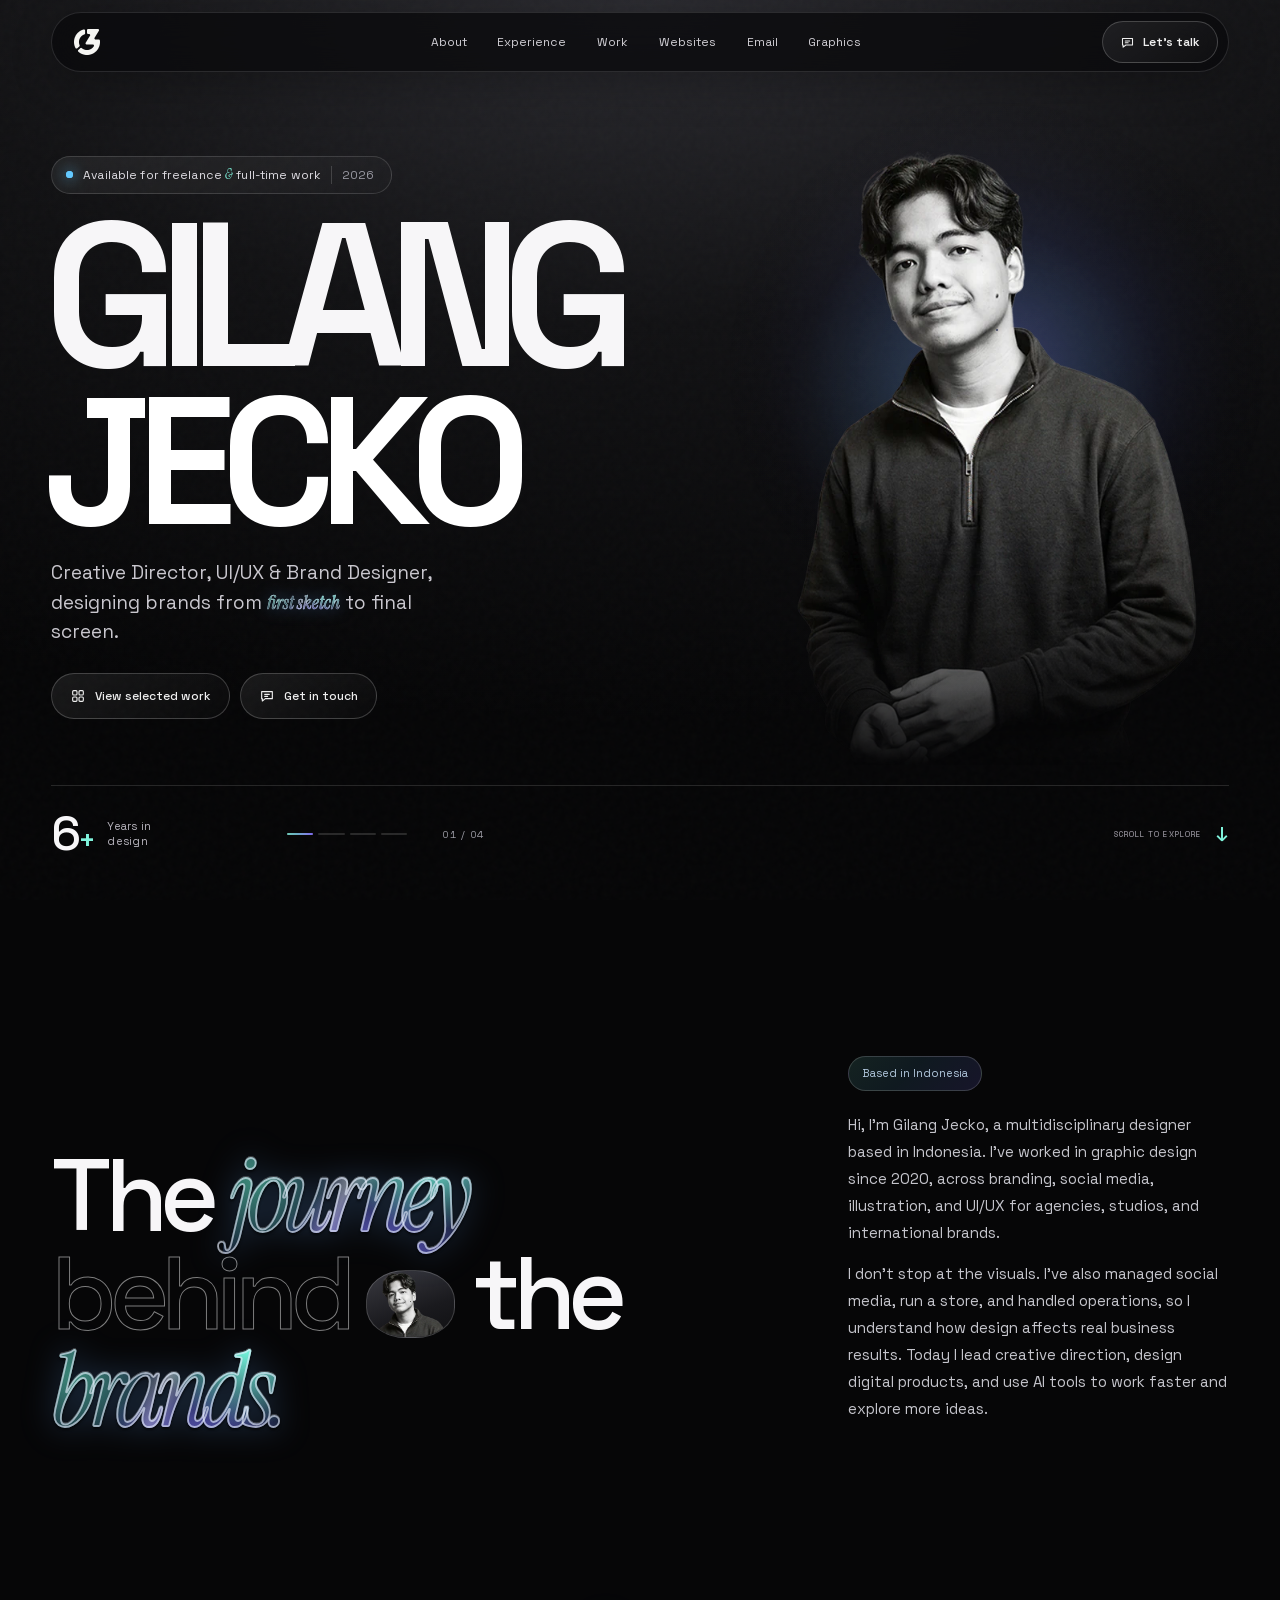
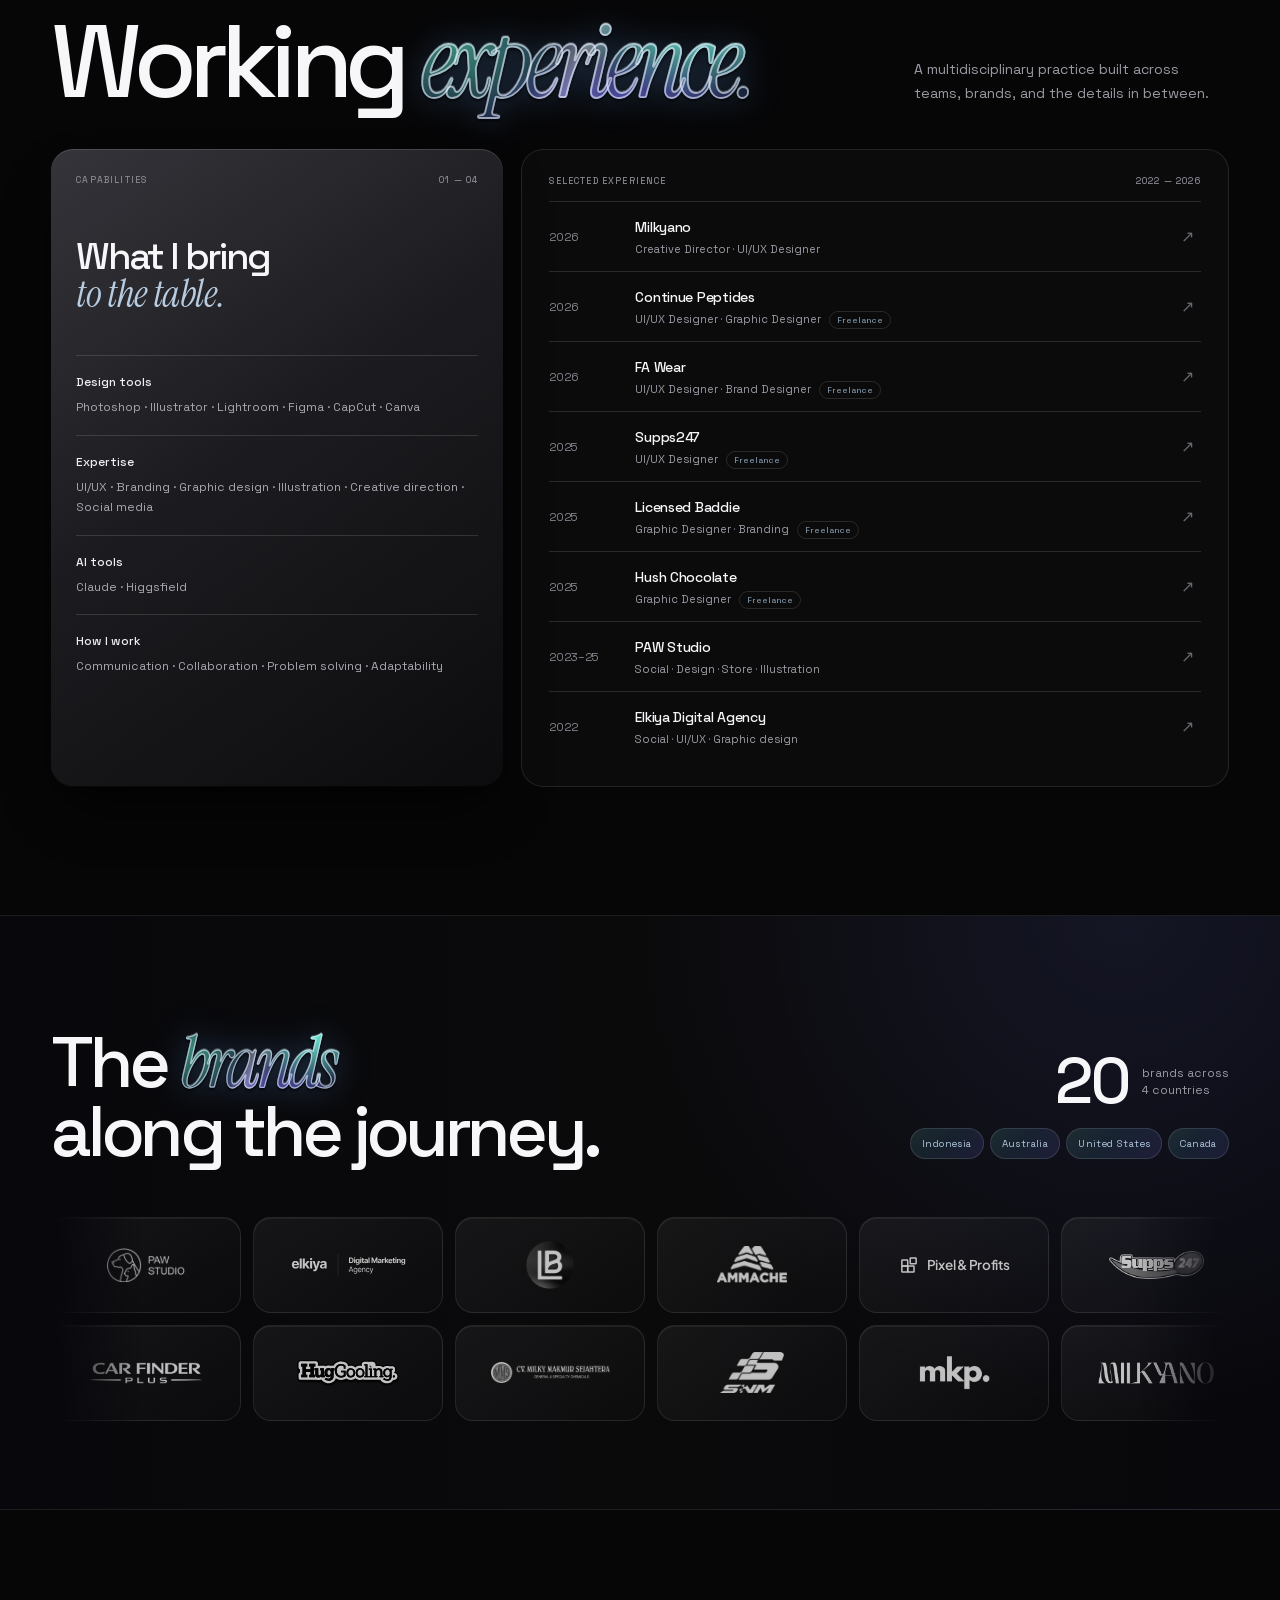
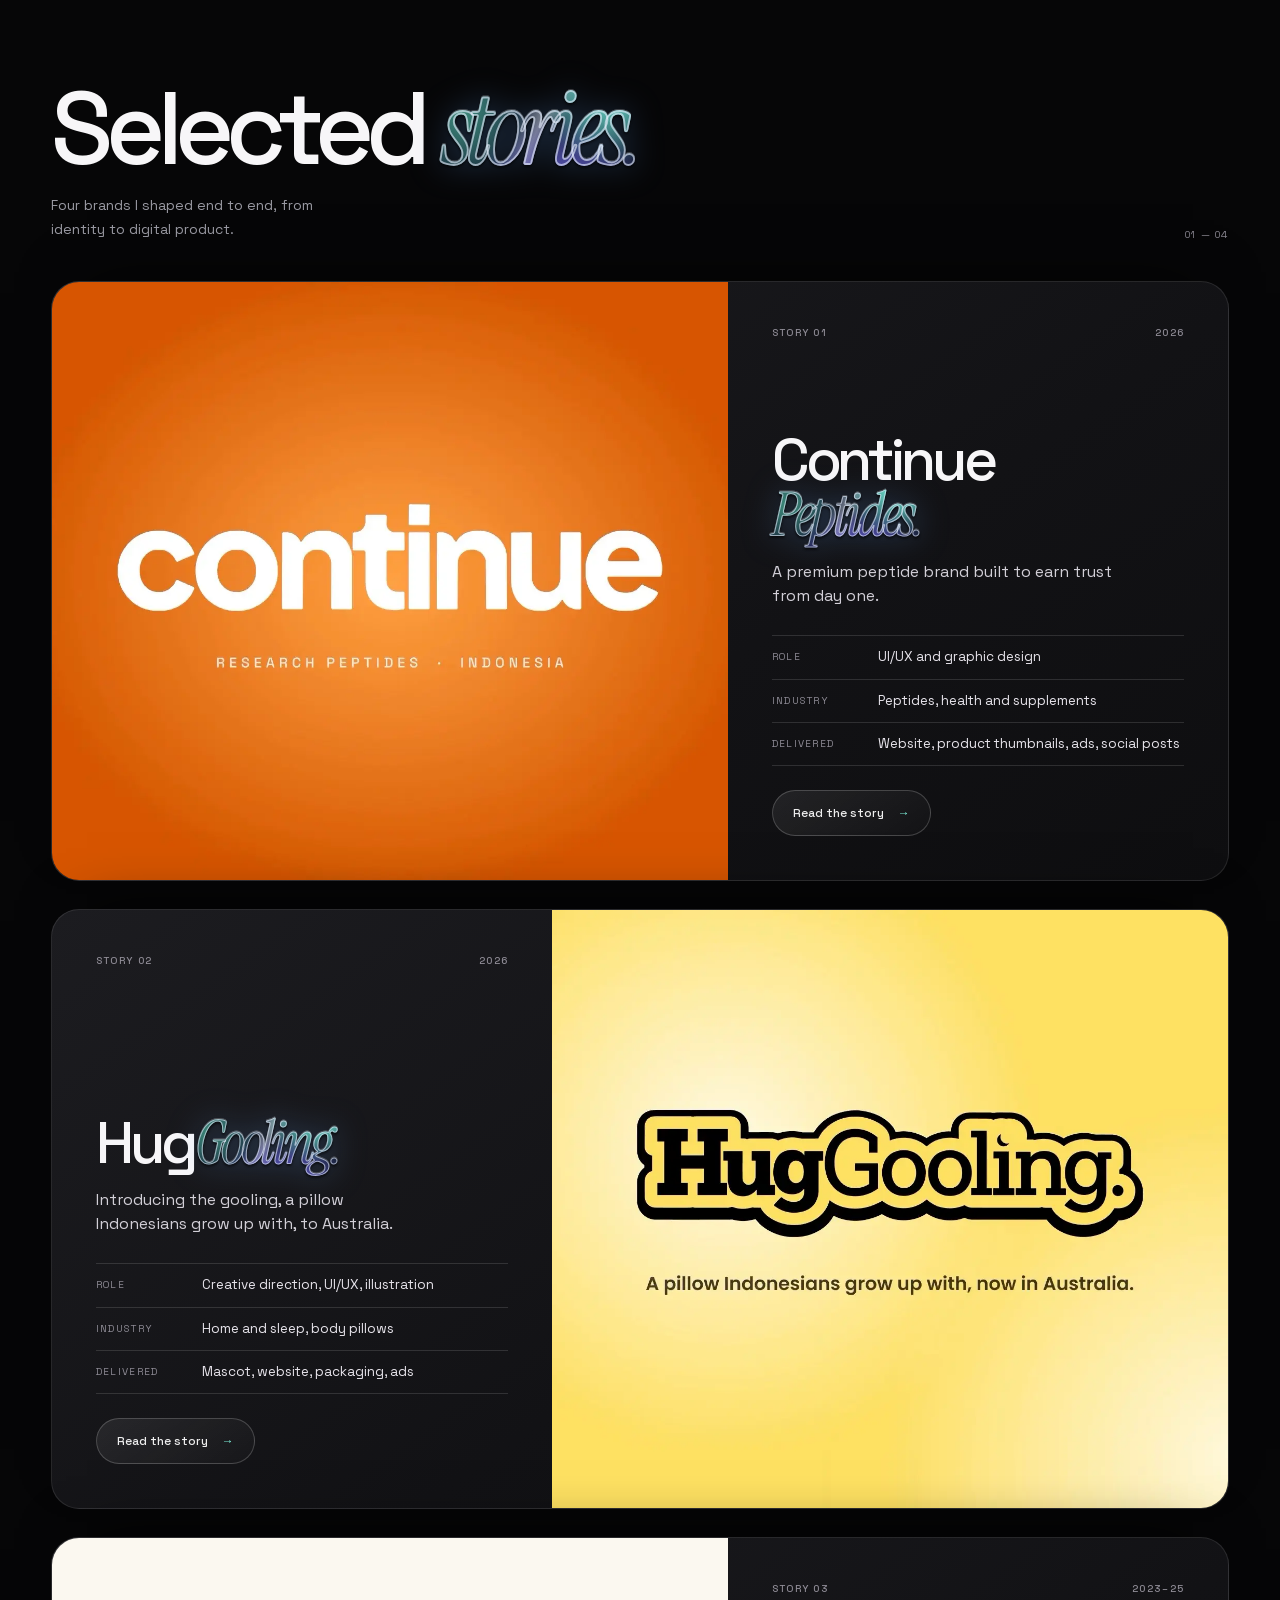
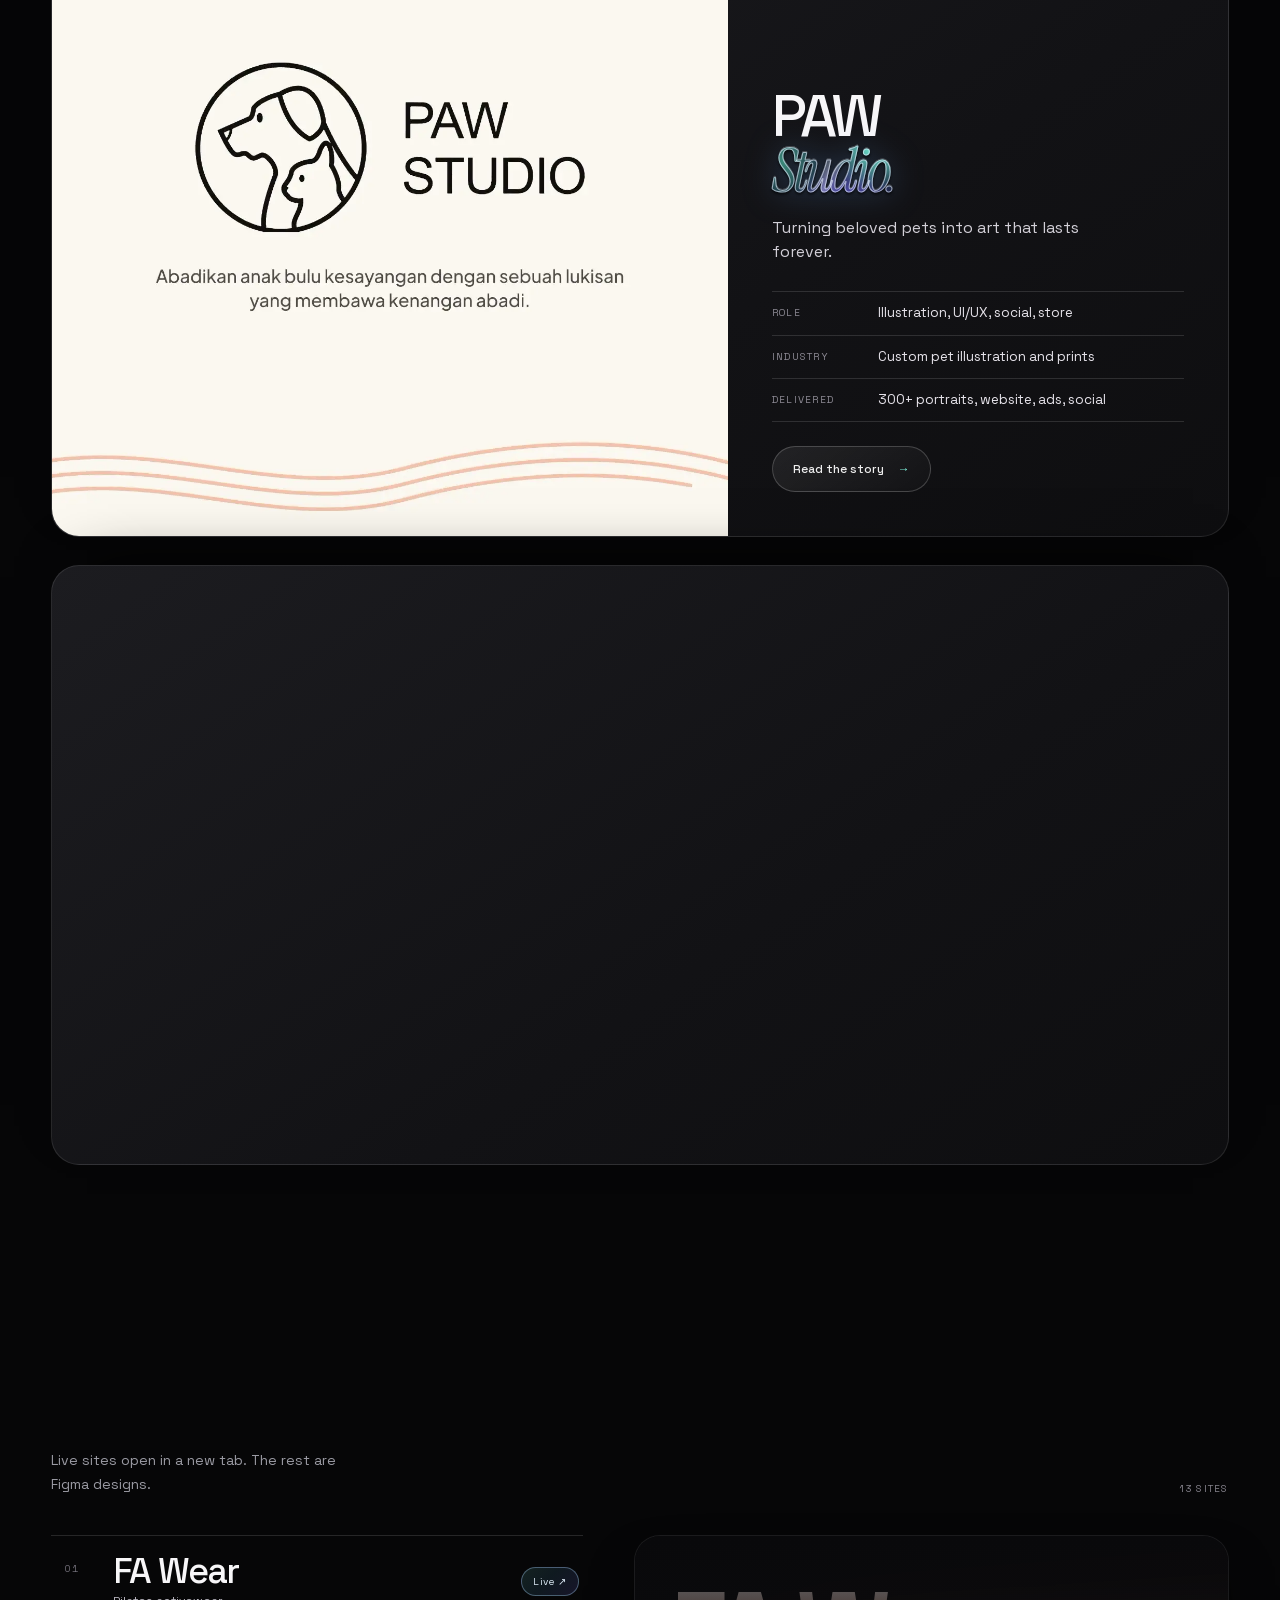
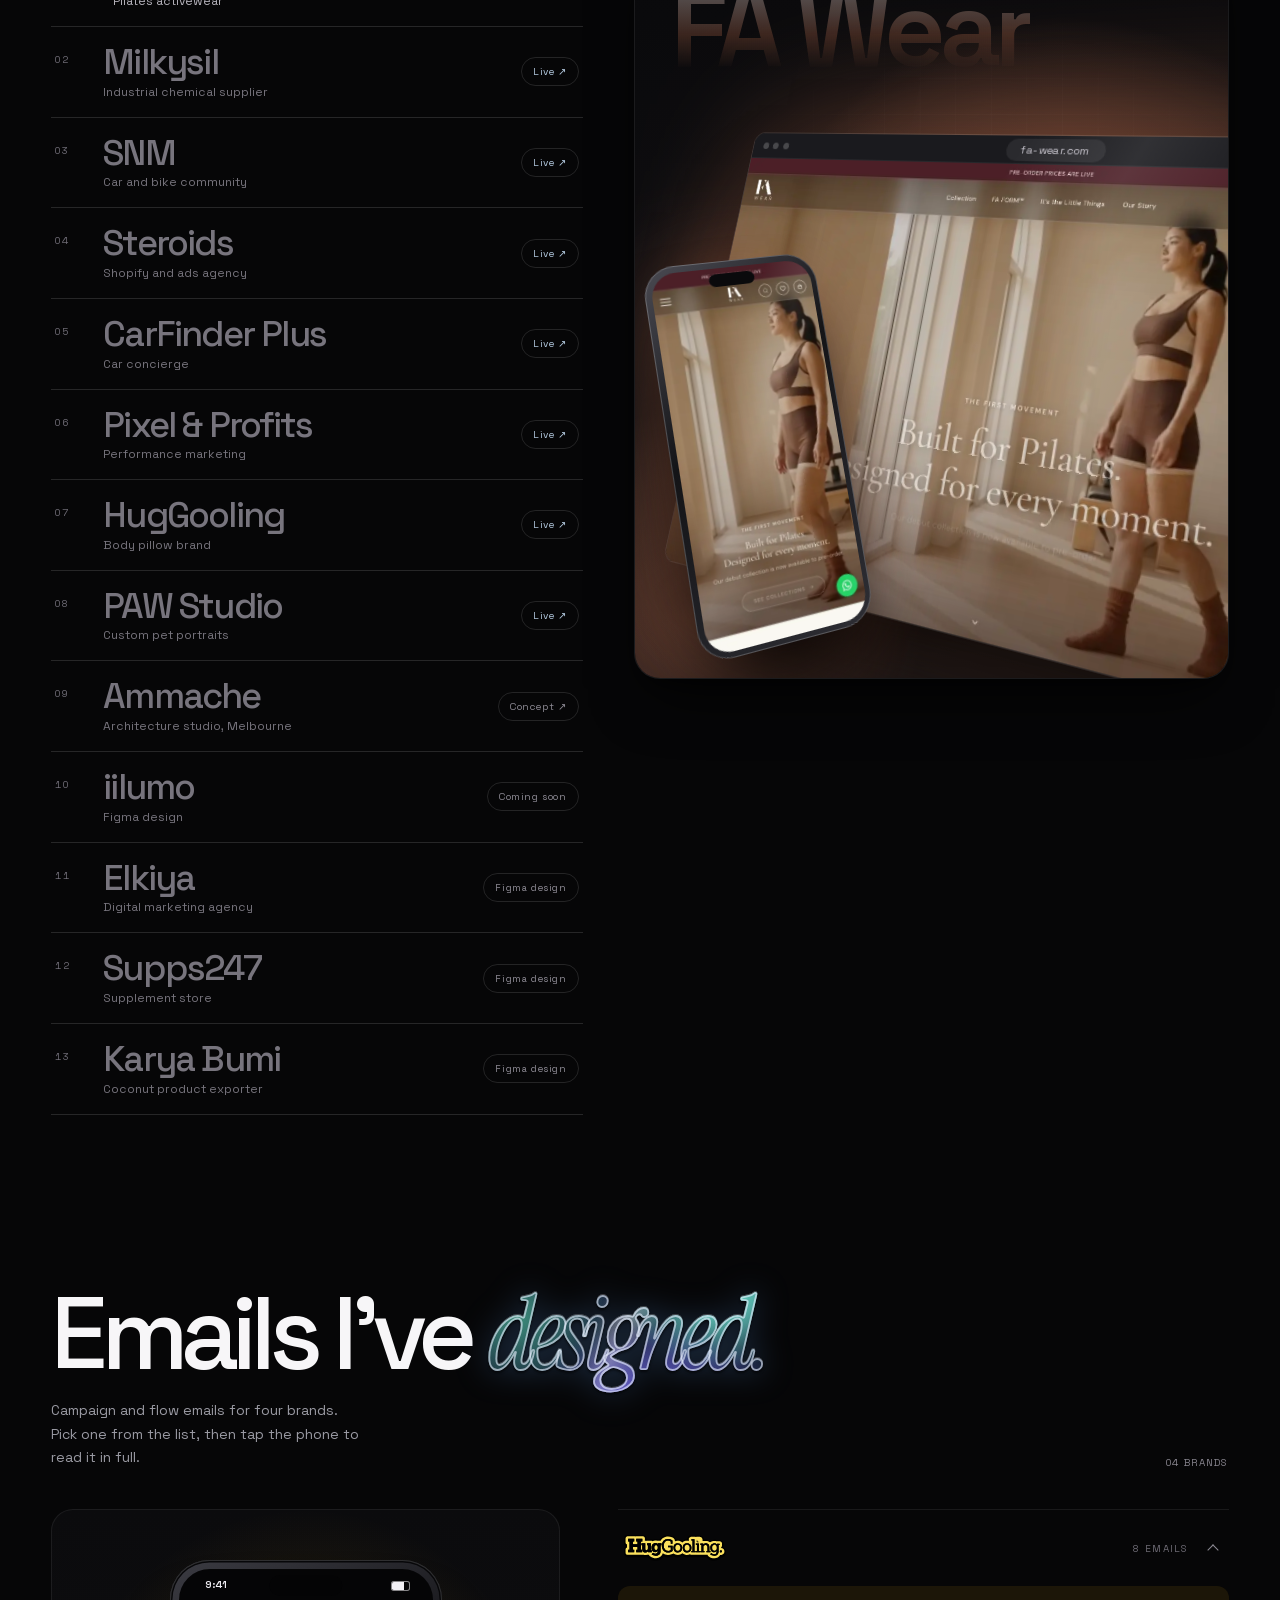
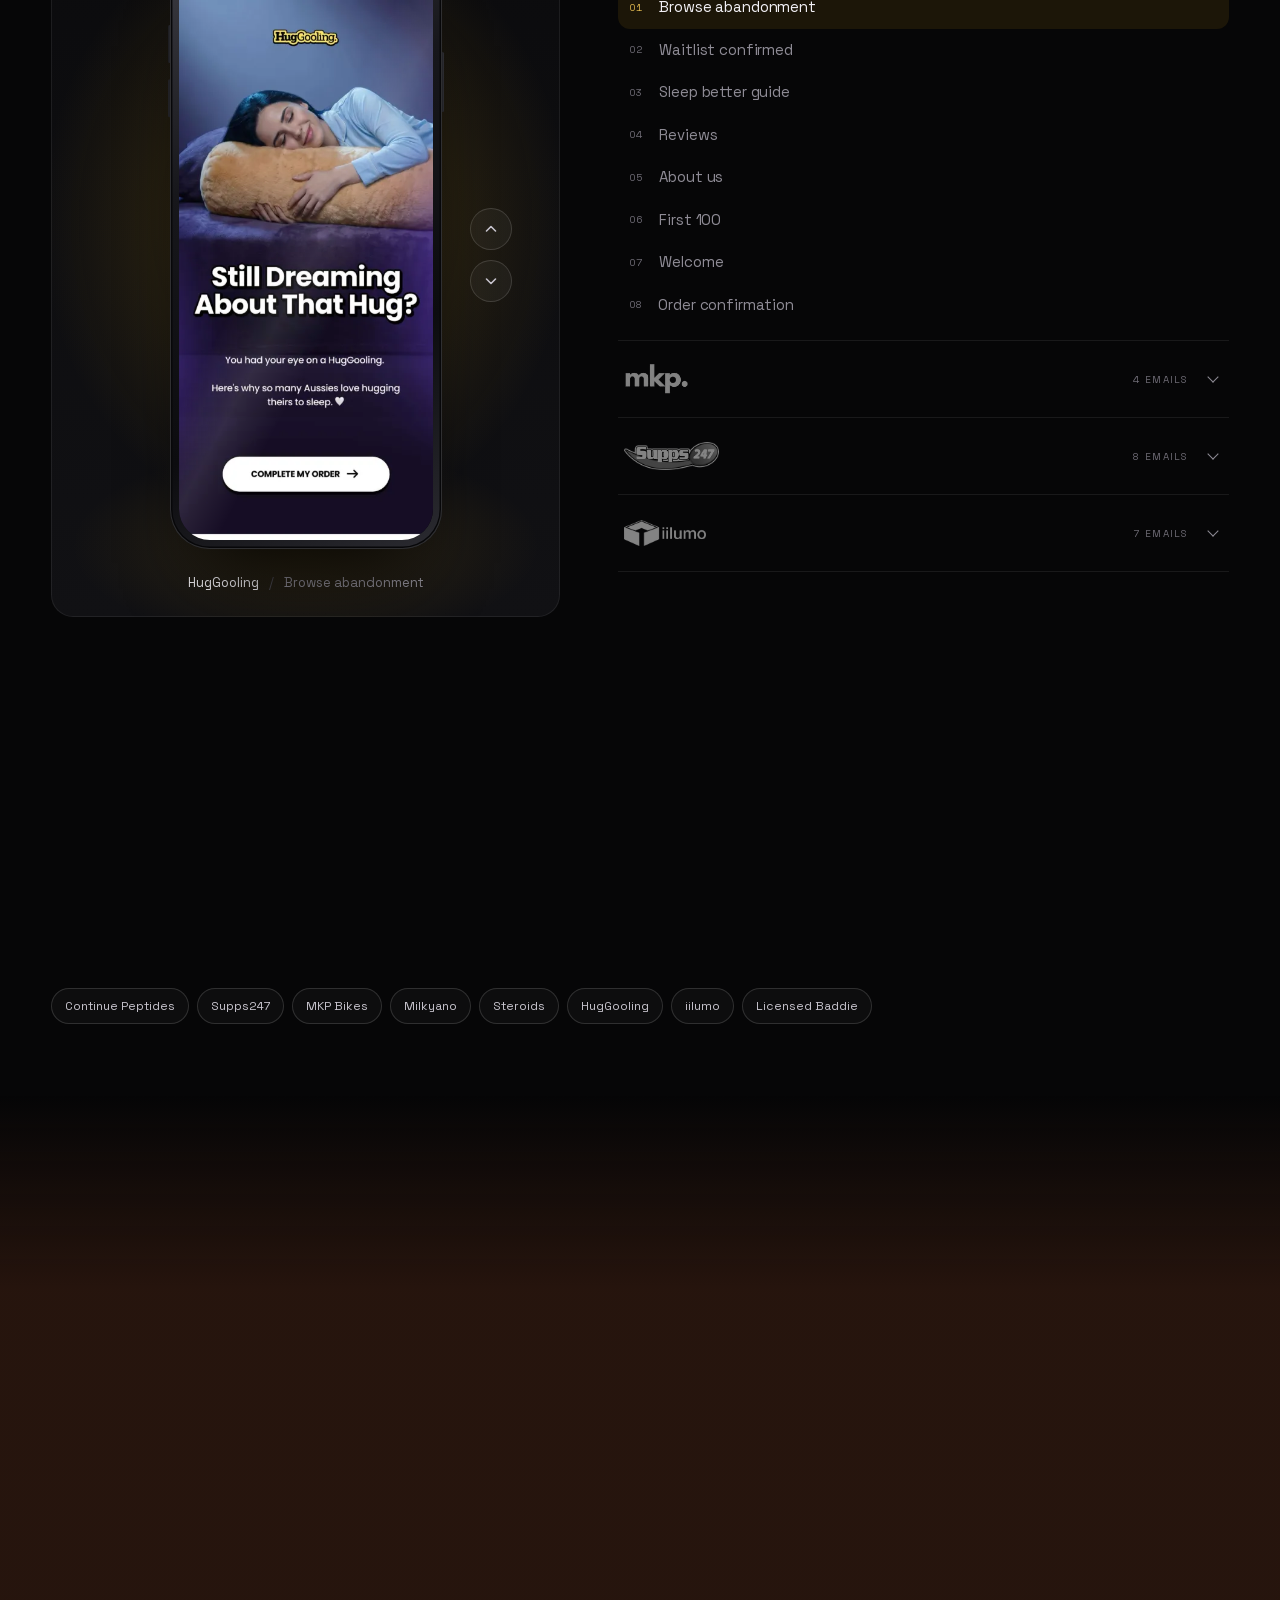
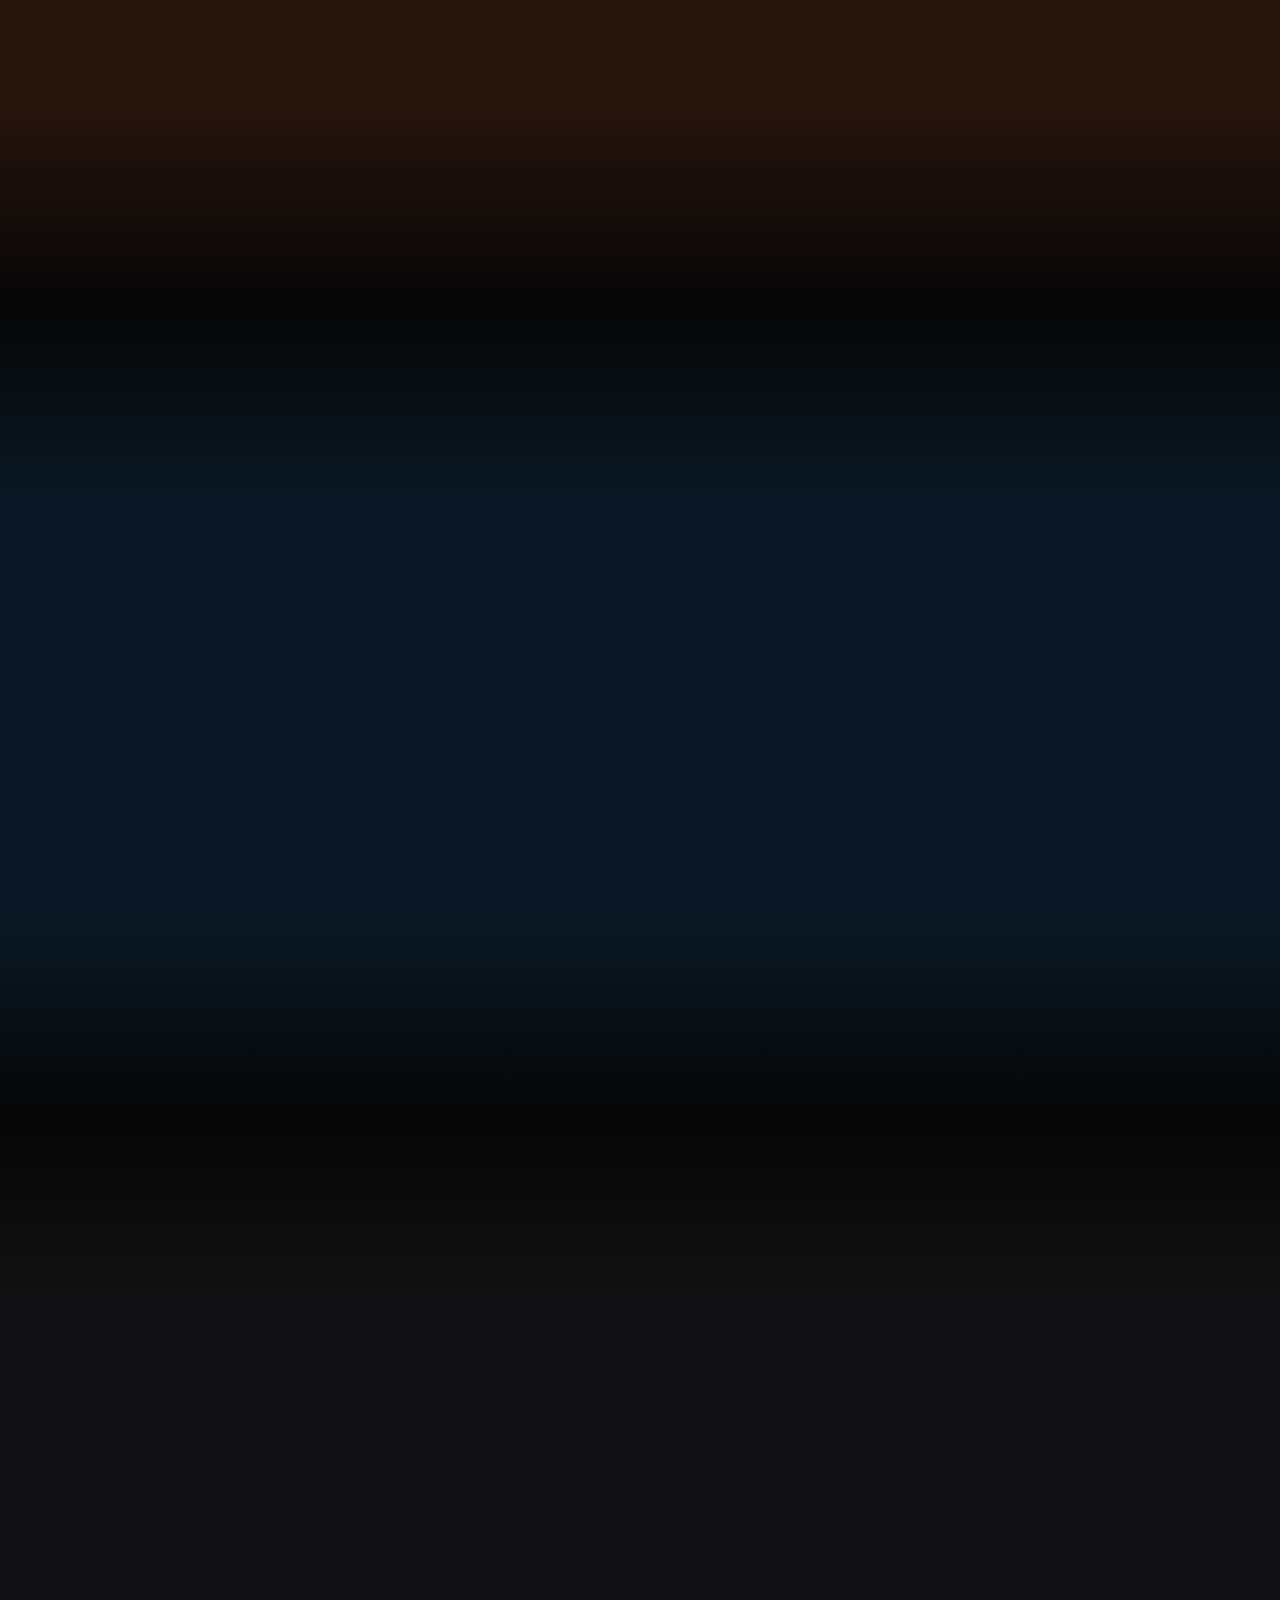
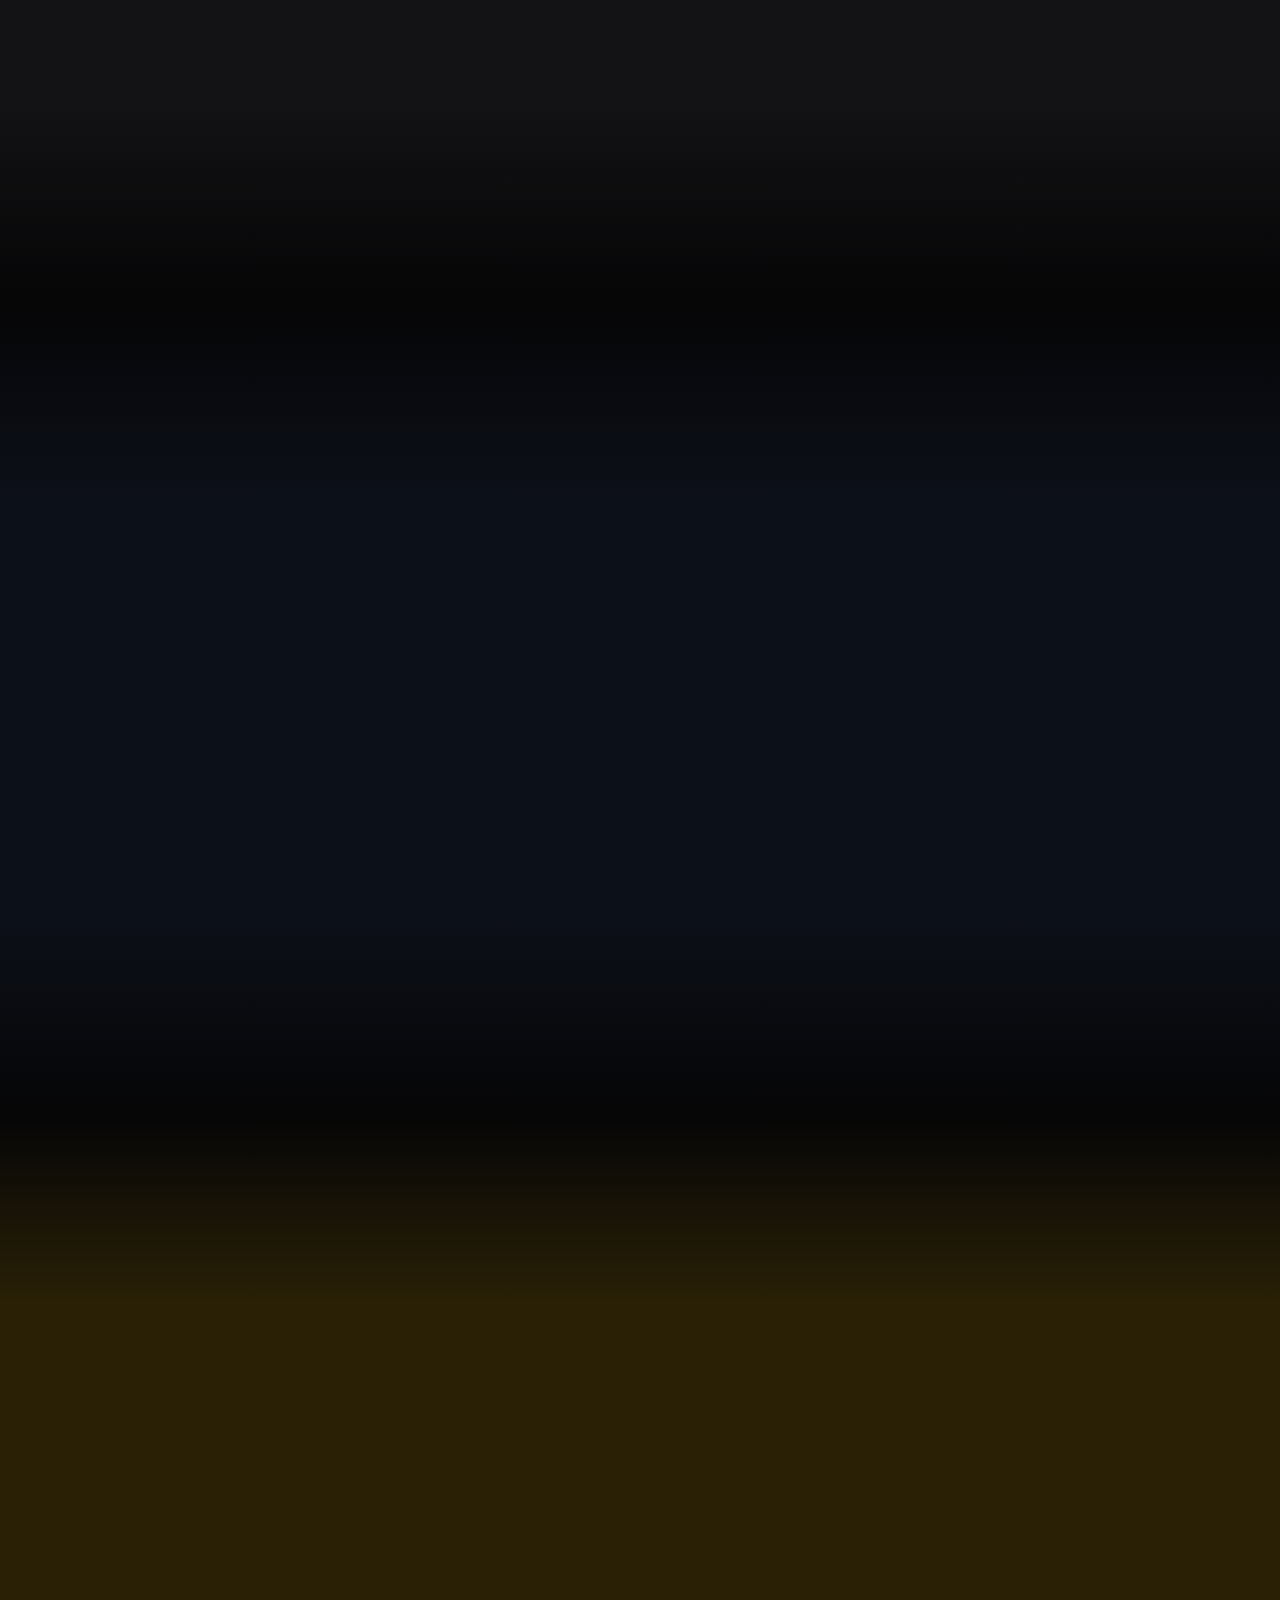
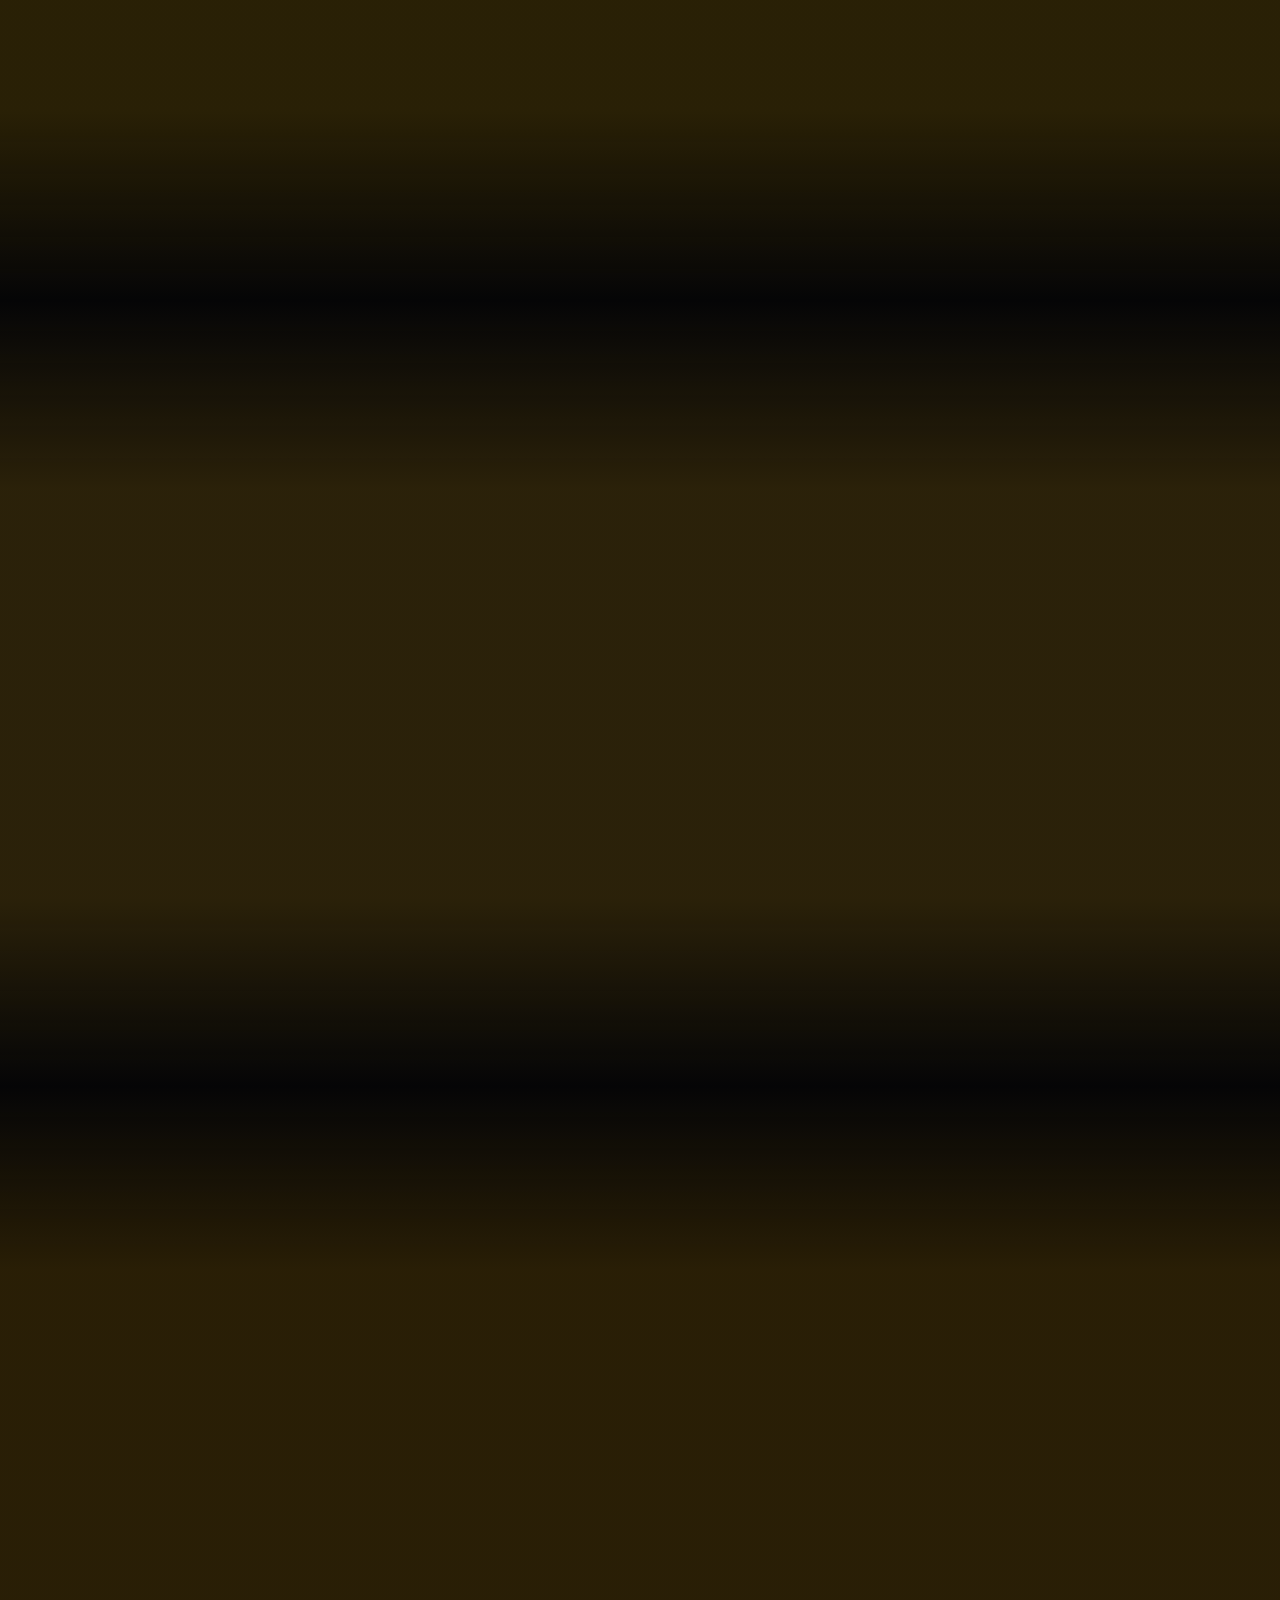
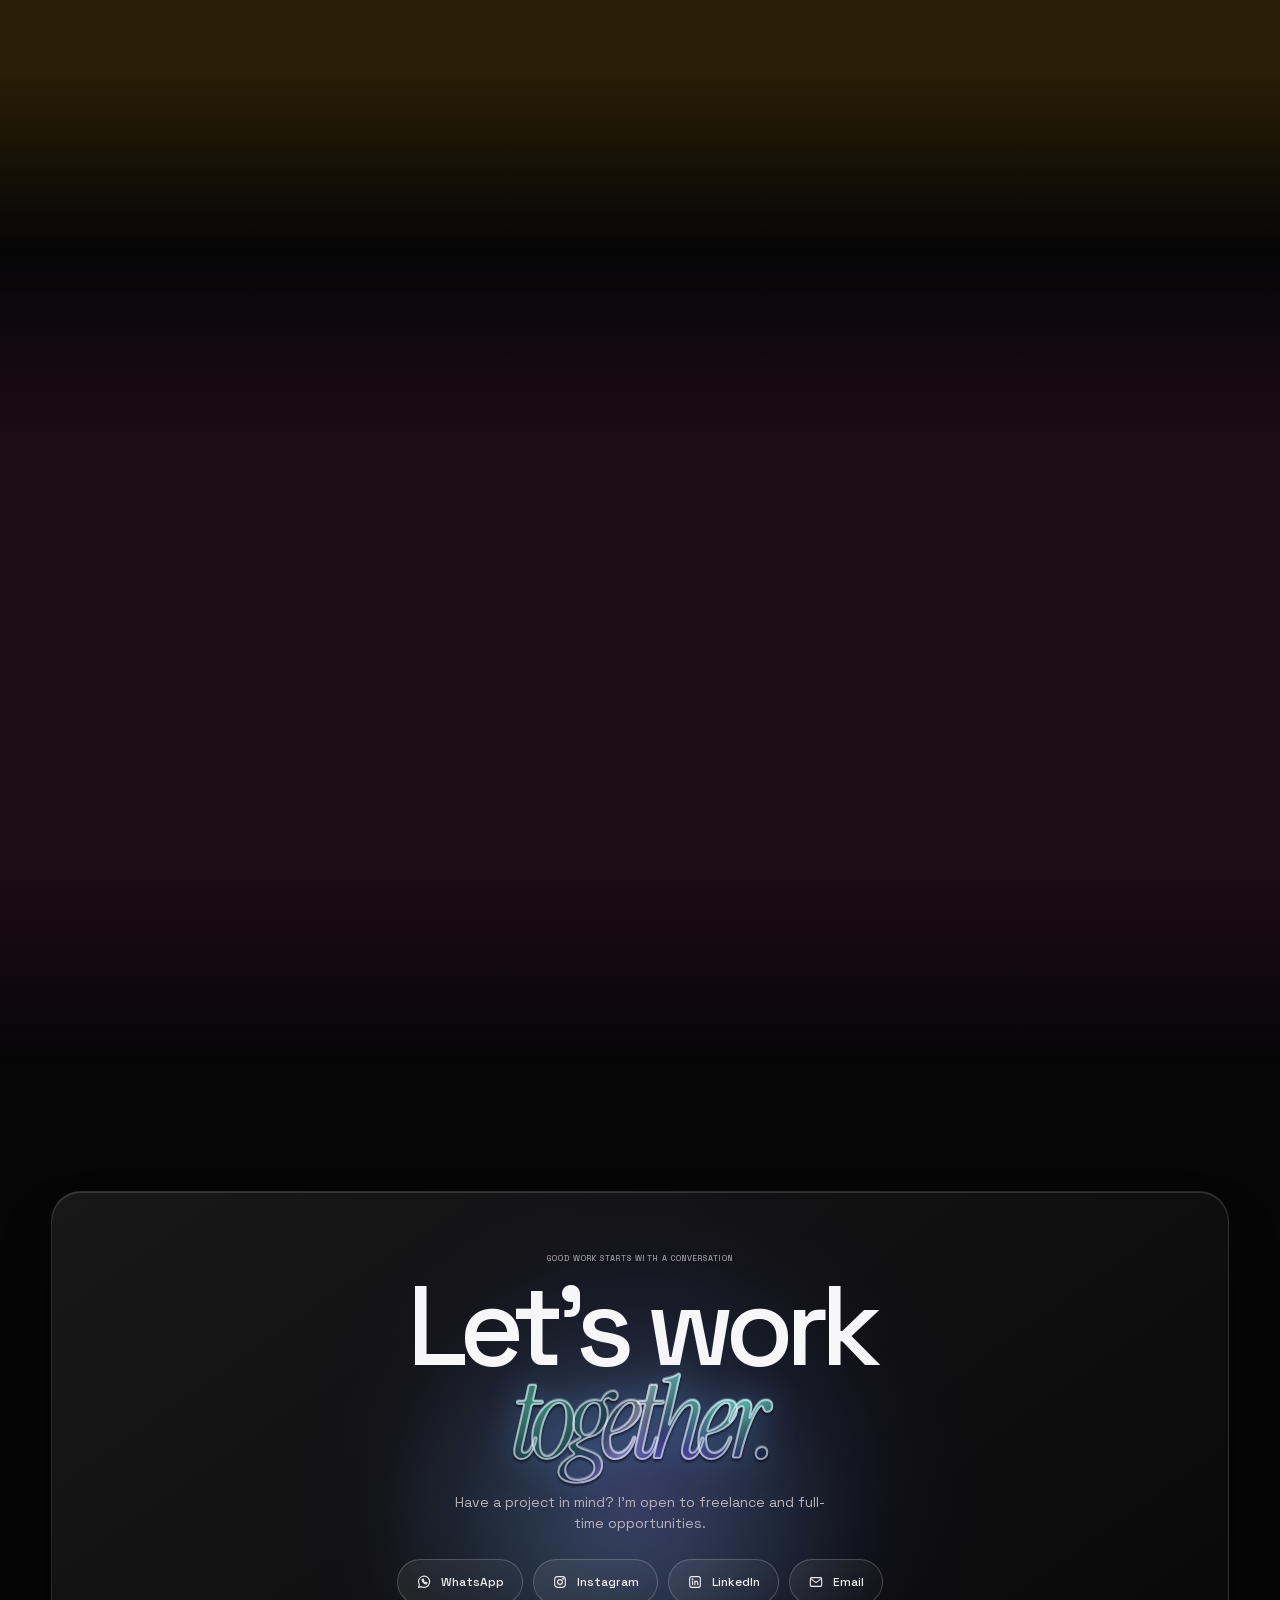
<file: index.html>
<!doctype html>
<html lang="en">
  <head>
    <meta charset="UTF-8" />
    <meta name="viewport" content="width=device-width, initial-scale=1.0" />
    <meta name="theme-color" content="#060607" />
    <meta name="description" content="Gilang Jecko is a creative director and multidisciplinary designer working across brand identity, graphic design, illustration, and digital products." />
    <meta property="og:type" content="website" />
    <meta property="og:url" content="https://gjacko33.github.io/" />
    <meta property="og:site_name" content="Gilang Jecko" />
    <meta property="og:title" content="Gilang Jecko — Creative Director &amp; Designer" />
    <meta property="og:description" content="Creative Director, UI/UX and brand designer. Websites, emails, ads and brand work for 20+ brands." />
    <meta property="og:image" content="https://gjacko33.github.io/assets/og-image.jpg" />
    <meta property="og:image:type" content="image/jpeg" />
    <meta property="og:image:width" content="1200" />
    <meta property="og:image:height" content="630" />
    <meta property="og:image:alt" content="Gilang Jecko, Creative Director, UI/UX and Brand Designer, next to a portrait of Gilang on a dark background" />
    <meta name="twitter:card" content="summary_large_image" />
    <meta name="twitter:title" content="Gilang Jecko — Creative Director &amp; Designer" />
    <meta name="twitter:description" content="Creative Director, UI/UX and brand designer. Websites, emails, ads and brand work for 20+ brands." />
    <meta name="twitter:image" content="https://gjacko33.github.io/assets/og-image.jpg" />
    <title>Gilang Jecko — Creative Director & Designer</title>
    <link rel="icon" type="image/png" sizes="32x32" href="favicon-32.png" />
    <link rel="icon" type="image/png" sizes="16x16" href="favicon-16.png" />
    <link rel="apple-touch-icon" href="apple-touch-icon.png" />
    <link rel="preconnect" href="https://fonts.googleapis.com" />
    <link rel="preconnect" href="https://fonts.gstatic.com" crossorigin />
    <link rel="stylesheet" media="print" onload="this.media='all'" href="https://fonts.googleapis.com/css2?family=Inter+Tight:wght@800&amp;family=Plus+Jakarta+Sans:wght@600&amp;family=Urbanist:wght@600;900&amp;display=swap&amp;text=TEROIDSPixel%26%20ProftsACM" />
    <link rel="preload" as="font" type="font/woff2" href="assets/fonts/space-grotesk-latin.woff2" crossorigin />
    <link rel="preload" as="font" type="font/woff2" href="assets/fonts/instrument-serif-italic-latin.woff2" crossorigin />
    <link rel="preload" as="image" href="assets/gilang-jecko-portrait.webp" fetchpriority="high" />
    <script>try { if (sessionStorage.getItem("gj-intro")) document.documentElement.classList.add("no-intro"); sessionStorage.setItem("gj-intro", "1"); } catch (e) {}</script>
    <link rel="stylesheet" href="design-tokens.css?v=51" />
    <link rel="stylesheet" href="styles.css?v=109" />
    <script src="script.js?v=70" defer></script>
  </head>
  <body>
    <div class="intro" aria-hidden="true"><div class="intro-mark"><svg class="intro-gj" viewBox="-13.5 -13.5 27 27" role="presentation"><defs><linearGradient id="intro-stroke" gradientUnits="userSpaceOnUse" x1="-13" y1="0" x2="13" y2="0"><stop offset="0" stop-color="#7ff3dc" /><stop offset=".4" stop-color="#63c9ff" /><stop offset=".72" stop-color="#7d8ae0" /><stop offset="1" stop-color="#a07cff" /></linearGradient></defs><path d="M -11.542 5.980 L -11.528 6.004 L -11.493 6.066 L -11.462 6.113 L -11.429 6.159 L -11.394 6.203 L -11.357 6.246 L -11.317 6.286 L -11.276 6.325 L -11.233 6.362 L -11.189 6.396 L -11.142 6.428 L -11.094 6.459 L -11.045 6.486 L -10.995 6.512 L -10.943 6.535 L -10.890 6.555 L -10.837 6.573 L -10.782 6.588 L -10.727 6.600 L -10.671 6.610 L -10.615 6.617 L -10.559 6.622 L -10.502 6.624 L -10.446 6.623 L -10.390 6.619 L -10.333 6.612 L -10.278 6.603 L -10.222 6.591 L -10.168 6.577 L -10.114 6.560 L -10.061 6.540 L -10.009 6.518 L -9.958 6.493 L -9.909 6.466 L -9.860 6.437 L -9.814 6.405 L -9.768 6.371 L -9.714 6.326 L -9.693 6.307 L -7.691 4.474 L -7.671 4.455 L -7.622 4.405 L -7.585 4.364 L -7.550 4.321 L -7.517 4.276 L -7.486 4.230 L -7.457 4.183 L -7.430 4.134 L -7.406 4.084 L -7.385 4.033 L -7.365 3.980 L -7.348 3.927 L -7.334 3.874 L -7.323 3.819 L -7.313 3.765 L -7.307 3.709 L -7.303 3.654 L -7.302 3.598 L -7.303 3.543 L -7.307 3.487 L -7.314 3.432 L -7.323 3.377 L -7.335 3.323 L -7.349 3.269 L -7.366 3.216 L -7.391 3.151 L -7.401 3.125 L -7.417 3.088 L -7.428 3.061 L -7.491 2.905 L -7.501 2.878 L -7.560 2.720 L -7.569 2.693 L -7.624 2.534 L -7.633 2.507 L -7.684 2.346 L -7.692 2.318 L -7.739 2.157 L -7.747 2.129 L -7.790 1.966 L -7.797 1.938 L -7.836 1.774 L -7.842 1.746 L -7.877 1.582 L -7.883 1.553 L -7.914 1.388 L -7.918 1.359 L -7.945 1.193 L -7.949 1.165 L -7.972 0.998 L -7.976 0.969 L -7.994 0.802 L -7.997 0.773 L -8.011 0.605 L -8.014 0.577 L -8.024 0.409 L -8.025 0.380 L -8.031 0.212 L -8.032 0.183 L -8.034 0.014 L -8.034 -0.014 L -8.032 -0.183 L -8.031 -0.212 L -8.025 -0.380 L -8.024 -0.409 L -8.014 -0.577 L -8.011 -0.605 L -7.997 -0.773 L -7.994 -0.802 L -7.976 -0.969 L -7.972 -0.998 L -7.949 -1.165 L -7.945 -1.193 L -7.918 -1.359 L -7.914 -1.388 L -7.883 -1.553 L -7.877 -1.582 L -7.842 -1.746 L -7.836 -1.774 L -7.797 -1.938 L -7.790 -1.966 L -7.747 -2.129 L -7.739 -2.157 L -7.692 -2.318 L -7.684 -2.346 L -7.633 -2.507 L -7.624 -2.534 L -7.569 -2.693 L -7.560 -2.720 L -7.501 -2.878 L -7.491 -2.905 L -7.428 -3.061 L -7.417 -3.088 L -7.351 -3.243 L -7.339 -3.269 L -7.269 -3.422 L -7.257 -3.448 L -7.183 -3.599 L -7.170 -3.625 L -7.092 -3.775 L -7.079 -3.800 L -6.998 -3.948 L -6.983 -3.973 L -6.899 -4.118 L -6.884 -4.143 L -6.795 -4.286 L -6.780 -4.310 L -6.688 -4.452 L -6.672 -4.476 L -6.577 -4.614 L -6.560 -4.638 L -6.462 -4.774 L -6.445 -4.798 L -6.343 -4.932 L -6.325 -4.954 L -6.220 -5.086 L -6.201 -5.108 L -6.093 -5.237 L -6.074 -5.259 L -5.963 -5.385 L -5.943 -5.406 L -5.829 -5.530 L -5.809 -5.550 L -5.691 -5.671 L -5.671 -5.691 L -5.550 -5.809 L -5.530 -5.829 L -5.406 -5.943 L -5.385 -5.963 L -5.259 -6.074 L -5.237 -6.093 L -5.108 -6.201 L -5.086 -6.220 L -4.954 -6.325 L -4.932 -6.343 L -4.798 -6.445 L -4.774 -6.462 L -4.638 -6.560 L -4.614 -6.577 L -4.476 -6.672 L -4.452 -6.688 L -4.310 -6.780 L -4.286 -6.795 L -4.143 -6.884 L -4.118 -6.899 L -3.973 -6.983 L -3.948 -6.998 L -3.800 -7.079 L -3.775 -7.092 L -3.625 -7.170 L -3.599 -7.183 L -3.448 -7.257 L -3.422 -7.269 L -3.269 -7.339 L -3.243 -7.351 L -3.088 -7.417 L -3.061 -7.428 L -2.905 -7.491 L -2.878 -7.501 L -2.720 -7.560 L -2.717 -7.561 L -2.673 -7.577 L -2.610 -7.602 L -2.559 -7.625 L -2.509 -7.651 L -2.461 -7.679 L -2.414 -7.709 L -2.368 -7.741 L -2.324 -7.776 L -2.282 -7.812 L -2.242 -7.851 L -2.203 -7.891 L -2.167 -7.933 L -2.132 -7.977 L -2.100 -8.022 L -2.069 -8.069 L -2.041 -8.118 L -2.016 -8.167 L -1.993 -8.218 L -1.972 -8.270 L -1.953 -8.323 L -1.938 -8.376 L -1.925 -8.430 L -1.914 -8.485 L -1.906 -8.541 L -1.901 -8.596 L -1.897 -8.666 L -1.897 -8.694 L -1.897 -11.408 L -1.897 -11.436 L -1.901 -11.506 L -1.906 -11.562 L -1.914 -11.618 L -1.925 -11.673 L -1.938 -11.728 L -1.955 -11.782 L -1.973 -11.835 L -1.994 -11.888 L -2.018 -11.939 L -2.044 -11.989 L -2.072 -12.037 L -2.103 -12.085 L -2.136 -12.130 L -2.171 -12.174 L -2.209 -12.217 L -2.248 -12.257 L -2.289 -12.296 L -2.332 -12.332 L -2.377 -12.366 L -2.423 -12.399 L -2.471 -12.429 L -2.520 -12.456 L -2.570 -12.481 L -2.622 -12.504 L -2.674 -12.525 L -2.728 -12.542 L -2.782 -12.557 L -2.837 -12.570 L -2.892 -12.580 L -2.948 -12.587 L -3.004 -12.591 L -3.061 -12.593 L -3.117 -12.592 L -3.173 -12.588 L -3.229 -12.582 L -3.285 -12.573 L -3.354 -12.558 L -3.381 -12.552 L -3.450 -12.534 L -3.457 -12.532 L -3.478 -12.526 L -3.485 -12.524 L -3.756 -12.445 L -3.763 -12.443 L -3.784 -12.437 L -3.791 -12.435 L -4.061 -12.349 L -4.068 -12.347 L -4.088 -12.340 L -4.095 -12.338 L -4.363 -12.246 L -4.369 -12.244 L -4.390 -12.236 L -4.396 -12.234 L -4.662 -12.135 L -4.669 -12.133 L -4.689 -12.125 L -4.695 -12.122 L -4.958 -12.017 L -4.965 -12.014 L -4.985 -12.006 L -4.991 -12.003 L -5.252 -11.892 L -5.258 -11.889 L -5.278 -11.880 L -5.284 -11.877 L -5.542 -11.759 L -5.548 -11.756 L -5.568 -11.747 L -5.574 -11.744 L -5.829 -11.620 L -5.835 -11.617 L -5.855 -11.607 L -5.861 -11.604 L -6.112 -11.473 L -6.119 -11.470 L -6.138 -11.460 L -6.144 -11.456 L -6.392 -11.320 L -6.398 -11.316 L -6.417 -11.306 L -6.423 -11.302 L -6.668 -11.160 L -6.674 -11.156 L -6.692 -11.145 L -6.699 -11.141 L -6.940 -10.993 L -6.946 -10.989 L -6.964 -10.977 L -6.970 -10.973 L -7.207 -10.819 L -7.213 -10.815 L -7.231 -10.803 L -7.237 -10.799 L -7.471 -10.639 L -7.477 -10.635 L -7.494 -10.622 L -7.500 -10.618 L -7.730 -10.452 L -7.735 -10.448 L -7.753 -10.435 L -7.758 -10.431 L -7.984 -10.259 L -7.989 -10.255 L -8.006 -10.242 L -8.012 -10.237 L -8.233 -10.060 L -8.239 -10.056 L -8.255 -10.042 L -8.261 -10.038 L -8.477 -9.855 L -8.483 -9.851 L -8.499 -9.837 L -8.505 -9.832 L -8.717 -9.644 L -8.722 -9.639 L -8.738 -9.625 L -8.743 -9.620 L -8.951 -9.427 L -8.956 -9.423 L -8.972 -9.408 L -8.977 -9.403 L -9.180 -9.205 L -9.185 -9.200 L -9.200 -9.185 L -9.205 -9.180 L -9.403 -8.977 L -9.408 -8.972 L -9.423 -8.956 L -9.427 -8.951 L -9.620 -8.743 L -9.625 -8.738 L -9.639 -8.722 L -9.644 -8.717 L -9.832 -8.505 L -9.837 -8.499 L -9.851 -8.483 L -9.855 -8.477 L -10.038 -8.261 L -10.042 -8.255 L -10.056 -8.239 L -10.060 -8.233 L -10.237 -8.012 L -10.242 -8.006 L -10.255 -7.989 L -10.259 -7.984 L -10.431 -7.758 L -10.435 -7.753 L -10.448 -7.735 L -10.452 -7.730 L -10.618 -7.500 L -10.622 -7.494 L -10.635 -7.477 L -10.639 -7.471 L -10.799 -7.237 L -10.803 -7.231 L -10.815 -7.213 L -10.819 -7.207 L -10.973 -6.970 L -10.977 -6.964 L -10.989 -6.946 L -10.993 -6.940 L -11.141 -6.699 L -11.145 -6.692 L -11.156 -6.674 L -11.160 -6.668 L -11.302 -6.423 L -11.306 -6.417 L -11.316 -6.398 L -11.320 -6.392 L -11.456 -6.144 L -11.460 -6.138 L -11.470 -6.119 L -11.473 -6.112 L -11.604 -5.861 L -11.607 -5.855 L -11.617 -5.835 L -11.620 -5.829 L -11.744 -5.574 L -11.747 -5.568 L -11.756 -5.548 L -11.759 -5.542 L -11.877 -5.284 L -11.880 -5.278 L -11.889 -5.258 L -11.892 -5.252 L -12.003 -4.991 L -12.006 -4.985 L -12.014 -4.965 L -12.017 -4.958 L -12.122 -4.695 L -12.125 -4.689 L -12.133 -4.669 L -12.135 -4.662 L -12.234 -4.396 L -12.236 -4.390 L -12.244 -4.369 L -12.246 -4.363 L -12.338 -4.095 L -12.340 -4.088 L -12.347 -4.068 L -12.349 -4.061 L -12.435 -3.791 L -12.437 -3.784 L -12.443 -3.763 L -12.445 -3.756 L -12.524 -3.485 L -12.526 -3.478 L -12.532 -3.457 L -12.534 -3.450 L -12.606 -3.176 L -12.608 -3.169 L -12.613 -3.148 L -12.615 -3.141 L -12.680 -2.866 L -12.682 -2.859 L -12.686 -2.838 L -12.688 -2.831 L -12.746 -2.554 L -12.748 -2.547 L -12.752 -2.526 L -12.754 -2.518 L -12.805 -2.240 L -12.807 -2.233 L -12.810 -2.212 L -12.811 -2.205 L -12.856 -1.925 L -12.858 -1.918 L -12.861 -1.897 L -12.862 -1.890 L -12.900 -1.609 L -12.901 -1.602 L -12.903 -1.581 L -12.904 -1.573 L -12.935 -1.292 L -12.936 -1.285 L -12.938 -1.263 L -12.939 -1.256 L -12.963 -0.974 L -12.964 -0.967 L -12.965 -0.946 L -12.966 -0.938 L -12.983 -0.656 L -12.984 -0.649 L -12.985 -0.627 L -12.985 -0.620 L -12.995 -0.337 L -12.996 -0.330 L -12.996 -0.308 L -12.996 -0.301 L -13.000 -0.018 L -13.000 -0.011 L -13.000 0.011 L -13.000 0.018 L -12.996 0.301 L -12.996 0.308 L -12.996 0.330 L -12.995 0.337 L -12.985 0.620 L -12.985 0.627 L -12.984 0.649 L -12.983 0.656 L -12.966 0.938 L -12.965 0.946 L -12.964 0.967 L -12.963 0.974 L -12.939 1.256 L -12.938 1.263 L -12.936 1.285 L -12.935 1.292 L -12.904 1.573 L -12.903 1.581 L -12.901 1.602 L -12.900 1.609 L -12.862 1.890 L -12.861 1.897 L -12.858 1.918 L -12.856 1.925 L -12.811 2.205 L -12.810 2.212 L -12.807 2.233 L -12.805 2.240 L -12.754 2.518 L -12.752 2.526 L -12.748 2.547 L -12.746 2.554 L -12.688 2.831 L -12.686 2.838 L -12.682 2.859 L -12.680 2.866 L -12.615 3.141 L -12.613 3.148 L -12.608 3.169 L -12.606 3.176 L -12.534 3.450 L -12.532 3.457 L -12.526 3.478 L -12.524 3.485 L -12.445 3.756 L -12.443 3.763 L -12.437 3.784 L -12.435 3.791 L -12.349 4.061 L -12.347 4.068 L -12.340 4.088 L -12.338 4.095 L -12.246 4.363 L -12.244 4.369 L -12.236 4.390 L -12.234 4.396 L -12.135 4.662 L -12.133 4.669 L -12.125 4.689 L -12.122 4.695 L -12.017 4.958 L -12.014 4.965 L -12.006 4.985 L -12.003 4.991 L -11.892 5.252 L -11.889 5.258 L -11.880 5.278 L -11.877 5.284 L -11.759 5.542 L -11.756 5.548 L -11.747 5.568 L -11.744 5.574 L -11.620 5.829 L -11.617 5.835 L -11.607 5.855 L -11.604 5.861 Z" pathLength="1" /><path d="M -8.667 7.940 L -8.688 7.960 L -8.739 8.011 L -8.777 8.054 L -8.814 8.099 L -8.848 8.146 L -8.880 8.194 L -8.909 8.244 L -8.936 8.295 L -8.960 8.347 L -8.982 8.401 L -9.001 8.455 L -9.017 8.510 L -9.031 8.566 L -9.042 8.623 L -9.050 8.680 L -9.055 8.738 L -9.057 8.795 L -9.057 8.853 L -9.053 8.911 L -9.047 8.968 L -9.038 9.025 L -9.026 9.082 L -9.012 9.138 L -8.994 9.193 L -8.974 9.247 L -8.952 9.300 L -8.926 9.352 L -8.899 9.402 L -8.869 9.452 L -8.836 9.499 L -8.801 9.545 L -8.764 9.589 L -8.725 9.632 L -8.673 9.682 L -8.652 9.702 L -8.505 9.832 L -8.499 9.837 L -8.483 9.851 L -8.477 9.855 L -8.261 10.038 L -8.255 10.042 L -8.239 10.056 L -8.233 10.060 L -8.012 10.237 L -8.006 10.242 L -7.989 10.255 L -7.984 10.259 L -7.758 10.431 L -7.753 10.435 L -7.735 10.448 L -7.730 10.452 L -7.500 10.618 L -7.494 10.622 L -7.477 10.635 L -7.471 10.639 L -7.237 10.799 L -7.231 10.803 L -7.213 10.815 L -7.207 10.819 L -6.970 10.973 L -6.964 10.977 L -6.946 10.989 L -6.940 10.993 L -6.699 11.141 L -6.692 11.145 L -6.674 11.156 L -6.668 11.160 L -6.423 11.302 L -6.417 11.306 L -6.398 11.316 L -6.392 11.320 L -6.144 11.456 L -6.138 11.460 L -6.119 11.470 L -6.112 11.473 L -5.861 11.604 L -5.855 11.607 L -5.835 11.617 L -5.829 11.620 L -5.574 11.744 L -5.568 11.747 L -5.548 11.756 L -5.542 11.759 L -5.284 11.877 L -5.278 11.880 L -5.258 11.889 L -5.252 11.892 L -4.991 12.003 L -4.985 12.006 L -4.965 12.014 L -4.958 12.017 L -4.695 12.122 L -4.689 12.125 L -4.669 12.133 L -4.662 12.135 L -4.396 12.234 L -4.390 12.236 L -4.369 12.244 L -4.363 12.246 L -4.095 12.338 L -4.088 12.340 L -4.068 12.347 L -4.061 12.349 L -3.791 12.435 L -3.784 12.437 L -3.763 12.443 L -3.756 12.445 L -3.485 12.524 L -3.478 12.526 L -3.457 12.532 L -3.450 12.534 L -3.176 12.606 L -3.169 12.608 L -3.148 12.613 L -3.141 12.615 L -2.866 12.680 L -2.859 12.682 L -2.838 12.686 L -2.831 12.688 L -2.554 12.746 L -2.547 12.748 L -2.526 12.752 L -2.518 12.754 L -2.240 12.805 L -2.233 12.807 L -2.212 12.810 L -2.205 12.811 L -1.925 12.856 L -1.918 12.858 L -1.897 12.861 L -1.890 12.862 L -1.609 12.900 L -1.602 12.901 L -1.581 12.903 L -1.573 12.904 L -1.292 12.935 L -1.285 12.936 L -1.263 12.938 L -1.256 12.939 L -0.974 12.963 L -0.967 12.964 L -0.946 12.965 L -0.938 12.966 L -0.656 12.983 L -0.649 12.984 L -0.627 12.985 L -0.620 12.985 L -0.337 12.995 L -0.330 12.996 L -0.308 12.996 L -0.301 12.996 L -0.018 13.000 L -0.011 13.000 L 0.011 13.000 L 0.018 13.000 L 0.301 12.996 L 0.308 12.996 L 0.330 12.996 L 0.337 12.995 L 0.620 12.985 L 0.627 12.985 L 0.649 12.984 L 0.656 12.983 L 0.938 12.966 L 0.946 12.965 L 0.967 12.964 L 0.974 12.963 L 1.256 12.939 L 1.263 12.938 L 1.285 12.936 L 1.292 12.935 L 1.573 12.904 L 1.581 12.903 L 1.602 12.901 L 1.609 12.900 L 1.890 12.862 L 1.897 12.861 L 1.918 12.858 L 1.925 12.856 L 2.205 12.811 L 2.212 12.810 L 2.233 12.807 L 2.240 12.805 L 2.518 12.754 L 2.526 12.752 L 2.547 12.748 L 2.554 12.746 L 2.831 12.688 L 2.838 12.686 L 2.859 12.682 L 2.866 12.680 L 3.141 12.615 L 3.148 12.613 L 3.169 12.608 L 3.176 12.606 L 3.450 12.534 L 3.457 12.532 L 3.478 12.526 L 3.485 12.524 L 3.756 12.445 L 3.763 12.443 L 3.784 12.437 L 3.791 12.435 L 4.061 12.349 L 4.068 12.347 L 4.088 12.340 L 4.095 12.338 L 4.363 12.246 L 4.369 12.244 L 4.390 12.236 L 4.396 12.234 L 4.662 12.135 L 4.669 12.133 L 4.689 12.125 L 4.695 12.122 L 4.958 12.017 L 4.965 12.014 L 4.985 12.006 L 4.991 12.003 L 5.252 11.892 L 5.258 11.889 L 5.278 11.880 L 5.284 11.877 L 5.542 11.759 L 5.548 11.756 L 5.568 11.747 L 5.574 11.744 L 5.829 11.620 L 5.835 11.617 L 5.855 11.607 L 5.861 11.604 L 6.112 11.473 L 6.119 11.470 L 6.138 11.460 L 6.144 11.456 L 6.392 11.320 L 6.398 11.316 L 6.417 11.306 L 6.423 11.302 L 6.668 11.160 L 6.674 11.156 L 6.692 11.145 L 6.699 11.141 L 6.940 10.993 L 6.946 10.989 L 6.964 10.977 L 6.970 10.973 L 7.207 10.819 L 7.213 10.815 L 7.231 10.803 L 7.237 10.799 L 7.471 10.639 L 7.477 10.635 L 7.494 10.622 L 7.500 10.618 L 7.730 10.452 L 7.735 10.448 L 7.753 10.435 L 7.758 10.431 L 7.984 10.259 L 7.989 10.255 L 8.006 10.242 L 8.012 10.237 L 8.233 10.060 L 8.239 10.056 L 8.255 10.042 L 8.261 10.038 L 8.477 9.855 L 8.483 9.851 L 8.499 9.837 L 8.505 9.832 L 8.717 9.644 L 8.722 9.639 L 8.738 9.625 L 8.743 9.620 L 8.951 9.427 L 8.956 9.423 L 8.972 9.408 L 8.977 9.403 L 9.180 9.205 L 9.185 9.200 L 9.200 9.185 L 9.205 9.180 L 9.403 8.977 L 9.408 8.972 L 9.423 8.956 L 9.427 8.951 L 9.620 8.743 L 9.625 8.738 L 9.639 8.722 L 9.644 8.717 L 9.832 8.505 L 9.837 8.499 L 9.851 8.483 L 9.855 8.477 L 10.038 8.261 L 10.042 8.255 L 10.056 8.239 L 10.060 8.233 L 10.237 8.012 L 10.242 8.006 L 10.255 7.989 L 10.259 7.984 L 10.431 7.758 L 10.435 7.753 L 10.448 7.735 L 10.452 7.730 L 10.618 7.500 L 10.622 7.494 L 10.635 7.477 L 10.639 7.471 L 10.799 7.237 L 10.803 7.231 L 10.815 7.213 L 10.819 7.207 L 10.973 6.970 L 10.977 6.964 L 10.989 6.946 L 10.993 6.940 L 11.141 6.699 L 11.145 6.692 L 11.156 6.674 L 11.160 6.668 L 11.302 6.423 L 11.306 6.417 L 11.316 6.398 L 11.320 6.392 L 11.456 6.144 L 11.460 6.138 L 11.470 6.119 L 11.473 6.112 L 11.604 5.861 L 11.607 5.855 L 11.617 5.835 L 11.620 5.829 L 11.744 5.574 L 11.747 5.568 L 11.756 5.548 L 11.759 5.542 L 11.877 5.284 L 11.880 5.278 L 11.889 5.258 L 11.892 5.252 L 12.003 4.991 L 12.006 4.985 L 12.014 4.965 L 12.017 4.958 L 12.122 4.695 L 12.125 4.689 L 12.133 4.669 L 12.135 4.662 L 12.234 4.396 L 12.236 4.390 L 12.244 4.369 L 12.246 4.363 L 12.338 4.095 L 12.340 4.088 L 12.347 4.068 L 12.349 4.061 L 12.435 3.791 L 12.437 3.784 L 12.443 3.763 L 12.445 3.756 L 12.524 3.485 L 12.526 3.478 L 12.532 3.457 L 12.534 3.450 L 12.606 3.176 L 12.608 3.169 L 12.613 3.148 L 12.615 3.141 L 12.680 2.866 L 12.682 2.859 L 12.686 2.838 L 12.688 2.831 L 12.746 2.554 L 12.748 2.547 L 12.752 2.526 L 12.754 2.518 L 12.758 2.493 L 12.760 2.483 L 12.778 2.391 L 12.781 2.374 L 12.807 2.232 L 12.809 2.218 L 12.833 2.075 L 12.836 2.061 L 12.858 1.917 L 12.860 1.903 L 12.880 1.760 L 12.882 1.745 L 12.901 1.601 L 12.903 1.587 L 12.920 1.443 L 12.921 1.429 L 12.936 1.284 L 12.938 1.270 L 12.951 1.125 L 12.952 1.111 L 12.964 0.966 L 12.965 0.952 L 12.975 0.807 L 12.976 0.793 L 12.984 0.648 L 12.985 0.634 L 12.991 0.489 L 12.991 0.474 L 12.996 0.329 L 12.996 0.315 L 12.999 0.170 L 12.999 0.155 L 13.000 0.010 L 13.000 -0.004 L 12.999 -0.149 L 12.999 -0.164 L 12.996 -0.309 L 12.996 -0.323 L 12.992 -0.468 L 12.991 -0.483 L 12.985 -0.628 L 12.984 -0.642 L 12.976 -0.787 L 12.975 -0.801 L 12.965 -0.946 L 12.964 -0.961 L 12.953 -1.105 L 12.952 -1.120 L 12.938 -1.264 L 12.937 -1.278 L 12.922 -1.423 L 12.921 -1.434 L 12.917 -1.461 L 12.905 -1.531 L 12.893 -1.586 L 12.878 -1.641 L 12.861 -1.695 L 12.841 -1.748 L 12.819 -1.801 L 12.794 -1.852 L 12.766 -1.901 L 12.736 -1.950 L 12.704 -1.996 L 12.670 -2.042 L 12.633 -2.085 L 12.595 -2.127 L 12.554 -2.166 L 12.512 -2.204 L 12.468 -2.240 L 12.422 -2.273 L 12.374 -2.304 L 12.326 -2.333 L 12.275 -2.360 L 12.224 -2.384 L 12.171 -2.405 L 12.118 -2.424 L 12.063 -2.440 L 12.008 -2.454 L 11.953 -2.465 L 11.896 -2.473 L 11.840 -2.479 L 11.769 -2.482 L 11.741 -2.483 L 8.602 -2.483 L 8.489 -2.488 L 8.378 -2.505 L 8.268 -2.532 L 8.161 -2.569 L 8.058 -2.617 L 7.961 -2.674 L 7.869 -2.741 L 7.784 -2.815 L 7.707 -2.898 L 7.638 -2.988 L 7.579 -3.084 L 7.528 -3.186 L 7.488 -3.291 L 7.458 -3.400 L 7.439 -3.512 L 7.431 -3.625 L 7.433 -3.738 L 7.447 -3.850 L 7.471 -3.961 L 7.506 -4.068 L 7.551 -4.172 L 7.605 -4.271 L 10.057 -8.238 L 11.887 -11.199 L 11.902 -11.224 L 11.936 -11.286 L 11.961 -11.337 L 11.983 -11.388 L 12.003 -11.441 L 12.020 -11.495 L 12.035 -11.550 L 12.047 -11.605 L 12.057 -11.661 L 12.063 -11.717 L 12.067 -11.773 L 12.069 -11.830 L 12.067 -11.886 L 12.063 -11.943 L 12.056 -11.999 L 12.047 -12.054 L 12.034 -12.110 L 12.019 -12.164 L 12.002 -12.218 L 11.982 -12.271 L 11.959 -12.323 L 11.934 -12.373 L 11.906 -12.423 L 11.877 -12.471 L 11.844 -12.517 L 11.810 -12.562 L 11.773 -12.605 L 11.735 -12.647 L 11.694 -12.686 L 11.652 -12.724 L 11.608 -12.759 L 11.562 -12.792 L 11.515 -12.823 L 11.466 -12.852 L 11.416 -12.878 L 11.365 -12.902 L 11.312 -12.923 L 11.259 -12.942 L 11.205 -12.958 L 11.150 -12.971 L 11.094 -12.982 L 11.039 -12.990 L 10.982 -12.996 L 10.912 -12.999 L 10.883 -13.000 L 1.187 -13.000 L 1.158 -12.999 L 1.086 -12.996 L 1.029 -12.990 L 0.972 -12.982 L 0.916 -12.970 L 0.860 -12.957 L 0.805 -12.940 L 0.751 -12.920 L 0.698 -12.898 L 0.646 -12.874 L 0.595 -12.847 L 0.546 -12.817 L 0.498 -12.785 L 0.452 -12.751 L 0.407 -12.715 L 0.365 -12.676 L 0.324 -12.635 L 0.285 -12.593 L 0.249 -12.548 L 0.215 -12.502 L 0.183 -12.454 L 0.153 -12.405 L 0.126 -12.354 L 0.102 -12.302 L 0.080 -12.249 L 0.060 -12.195 L 0.043 -12.140 L 0.030 -12.084 L 0.018 -12.028 L 0.010 -11.971 L 0.004 -11.914 L 0.001 -11.842 L 0.000 -11.813 L 0.000 -9.221 L 0.001 -9.192 L 0.004 -9.120 L 0.010 -9.063 L 0.018 -9.006 L 0.030 -8.950 L 0.043 -8.894 L 0.060 -8.839 L 0.080 -8.785 L 0.102 -8.732 L 0.126 -8.680 L 0.153 -8.629 L 0.183 -8.580 L 0.215 -8.532 L 0.249 -8.486 L 0.285 -8.442 L 0.324 -8.399 L 0.365 -8.358 L 0.407 -8.320 L 0.452 -8.283 L 0.498 -8.249 L 0.546 -8.217 L 0.595 -8.188 L 0.646 -8.161 L 0.698 -8.136 L 0.751 -8.114 L 0.805 -8.095 L 0.860 -8.078 L 0.916 -8.064 L 0.972 -8.053 L 1.029 -8.044 L 1.086 -8.039 L 1.158 -8.035 L 1.187 -8.034 L 1.991 -8.034 L 2.104 -8.029 L 2.216 -8.013 L 2.326 -7.986 L 2.433 -7.948 L 2.535 -7.900 L 2.633 -7.843 L 2.725 -7.777 L 2.809 -7.702 L 2.887 -7.619 L 2.955 -7.529 L 3.015 -7.433 L 3.065 -7.332 L 3.106 -7.226 L 3.136 -7.117 L 3.155 -7.005 L 3.163 -6.892 L 3.161 -6.779 L 3.147 -6.667 L 3.123 -6.556 L 3.088 -6.449 L 3.043 -6.345 L 2.988 -6.246 L 0.663 -2.483 L -1.293 0.682 L -1.308 0.707 L -1.342 0.769 L -1.367 0.819 L -1.389 0.871 L -1.409 0.924 L -1.427 0.978 L -1.441 1.032 L -1.454 1.088 L -1.463 1.143 L -1.470 1.200 L -1.474 1.256 L -1.475 1.313 L -1.473 1.369 L -1.469 1.425 L -1.462 1.482 L -1.453 1.537 L -1.441 1.592 L -1.426 1.647 L -1.408 1.701 L -1.388 1.754 L -1.365 1.805 L -1.340 1.856 L -1.313 1.905 L -1.283 1.953 L -1.251 2.000 L -1.216 2.045 L -1.180 2.088 L -1.141 2.129 L -1.101 2.169 L -1.058 2.206 L -1.014 2.242 L -0.968 2.275 L -0.921 2.306 L -0.872 2.334 L -0.822 2.361 L -0.771 2.385 L -0.719 2.406 L -0.665 2.425 L -0.611 2.441 L -0.556 2.454 L -0.501 2.465 L -0.445 2.473 L -0.389 2.479 L -0.318 2.482 L -0.290 2.483 L 5.808 2.483 L 5.920 2.488 L 6.032 2.505 L 6.142 2.532 L 6.249 2.569 L 6.351 2.617 L 6.449 2.674 L 6.540 2.740 L 6.625 2.815 L 6.702 2.898 L 6.771 2.988 L 6.831 3.083 L 6.881 3.185 L 6.922 3.290 L 6.952 3.399 L 6.971 3.511 L 6.979 3.624 L 6.977 3.737 L 6.964 3.849 L 6.940 3.959 L 6.905 4.067 L 6.860 4.171 L 6.805 4.270 L 6.795 4.286 L 6.780 4.310 L 6.688 4.452 L 6.672 4.476 L 6.577 4.614 L 6.560 4.638 L 6.462 4.774 L 6.445 4.798 L 6.343 4.932 L 6.325 4.954 L 6.220 5.086 L 6.201 5.108 L 6.093 5.237 L 6.074 5.259 L 5.963 5.385 L 5.943 5.406 L 5.829 5.530 L 5.809 5.550 L 5.691 5.671 L 5.671 5.691 L 5.550 5.809 L 5.530 5.829 L 5.406 5.943 L 5.385 5.963 L 5.259 6.074 L 5.237 6.093 L 5.108 6.201 L 5.086 6.220 L 4.954 6.325 L 4.932 6.343 L 4.798 6.445 L 4.774 6.462 L 4.638 6.560 L 4.614 6.577 L 4.476 6.672 L 4.452 6.688 L 4.310 6.780 L 4.286 6.795 L 4.143 6.884 L 4.118 6.899 L 3.973 6.983 L 3.948 6.998 L 3.800 7.079 L 3.775 7.092 L 3.625 7.170 L 3.599 7.183 L 3.448 7.257 L 3.422 7.269 L 3.269 7.339 L 3.243 7.351 L 3.088 7.417 L 3.061 7.428 L 2.905 7.491 L 2.878 7.501 L 2.720 7.560 L 2.693 7.569 L 2.534 7.624 L 2.507 7.633 L 2.346 7.684 L 2.318 7.692 L 2.157 7.739 L 2.129 7.747 L 1.966 7.790 L 1.938 7.797 L 1.774 7.836 L 1.746 7.842 L 1.582 7.877 L 1.553 7.883 L 1.388 7.914 L 1.359 7.918 L 1.193 7.945 L 1.165 7.949 L 0.998 7.972 L 0.969 7.976 L 0.802 7.994 L 0.773 7.997 L 0.605 8.011 L 0.577 8.014 L 0.409 8.024 L 0.380 8.025 L 0.212 8.031 L 0.183 8.032 L 0.014 8.034 L -0.014 8.034 L -0.183 8.032 L -0.212 8.031 L -0.380 8.025 L -0.409 8.024 L -0.577 8.014 L -0.605 8.011 L -0.773 7.997 L -0.802 7.994 L -0.969 7.976 L -0.998 7.972 L -1.165 7.949 L -1.193 7.945 L -1.359 7.918 L -1.388 7.914 L -1.553 7.883 L -1.582 7.877 L -1.746 7.842 L -1.774 7.836 L -1.938 7.797 L -1.966 7.790 L -2.129 7.747 L -2.157 7.739 L -2.318 7.692 L -2.346 7.684 L -2.507 7.633 L -2.534 7.624 L -2.693 7.569 L -2.720 7.560 L -2.878 7.501 L -2.905 7.491 L -3.061 7.428 L -3.088 7.417 L -3.243 7.351 L -3.269 7.339 L -3.422 7.269 L -3.448 7.257 L -3.599 7.183 L -3.625 7.170 L -3.775 7.092 L -3.800 7.079 L -3.948 6.998 L -3.973 6.983 L -4.118 6.899 L -4.143 6.884 L -4.286 6.795 L -4.310 6.780 L -4.452 6.688 L -4.476 6.672 L -4.614 6.577 L -4.638 6.560 L -4.774 6.462 L -4.798 6.445 L -4.932 6.343 L -4.954 6.325 L -5.086 6.220 L -5.108 6.201 L -5.176 6.144 L -5.198 6.127 L -5.254 6.084 L -5.300 6.052 L -5.348 6.023 L -5.397 5.995 L -5.447 5.970 L -5.499 5.948 L -5.551 5.928 L -5.605 5.910 L -5.659 5.896 L -5.714 5.883 L -5.770 5.874 L -5.825 5.867 L -5.882 5.863 L -5.938 5.861 L -5.994 5.862 L -6.050 5.866 L -6.106 5.873 L -6.161 5.882 L -6.216 5.894 L -6.271 5.908 L -6.324 5.926 L -6.377 5.945 L -6.429 5.967 L -6.479 5.992 L -6.529 6.019 L -6.577 6.049 L -6.623 6.080 L -6.668 6.114 L -6.722 6.159 L -6.743 6.177 Z" pathLength="1" /></svg></div><div class="intro-line"><i></i></div><p class="intro-caption">Gilang Jecko · Portfolio 2026</p></div>
    <div class="site-shell">
      <header class="site-header" id="top">
        <a class="wordmark" href="#top" aria-label="Gilang Jecko home"><img class="wordmark-mark" src="assets/brand/gj-mark.svg" alt="" width="26" height="26" /></a>
        <button class="menu-toggle" type="button" aria-expanded="false" aria-controls="primary-nav" aria-label="Open menu"><span></span><span></span></button>
        <nav class="primary-nav" id="primary-nav" aria-label="Primary navigation">
          <a href="#about">About</a><a href="#experience">Experience</a><a href="#work">Work</a><a href="#websites">Websites</a><a href="#emails">Email</a><a href="#graphics">Graphics</a>
        </nav>
        <a class="header-cta" href="#contact"><svg class="btn-icon" viewBox="0 0 24 24" aria-hidden="true"><path d="M4 5.5h16v10.5H9.5L5 19.5v-3.5H4z"/><path d="M8.5 9.5h7M8.5 12.5h4.5"/></svg>Let’s talk</a>
      </header>

      <main>
        <section class="hero section-wrap" aria-labelledby="hero-title">
          <div class="hero-copy">
            <p class="availability"><span class="status-dot" aria-hidden="true"></span><span>Available for freelance <em>&amp;</em> full-time work</span><span class="availability-year">2026</span></p>
            <h1 id="hero-title">GILANG<br /><em>JECKO</em></h1>
            <p class="hero-intro">Creative Director, UI/UX &amp; Brand Designer, designing brands from <em>first sketch</em> to final screen.</p>
            <div class="hero-actions"><a class="button button-primary" href="#work"><svg class="btn-icon" viewBox="0 0 24 24" aria-hidden="true"><rect x="4" y="4" width="6.5" height="6.5" rx="1.5"/><rect x="13.5" y="4" width="6.5" height="6.5" rx="1.5"/><rect x="4" y="13.5" width="6.5" height="6.5" rx="1.5"/><rect x="13.5" y="13.5" width="6.5" height="6.5" rx="1.5"/></svg>View selected work</a><a class="button button-quiet" href="#contact"><svg class="btn-icon" viewBox="0 0 24 24" aria-hidden="true"><path d="M4 5.5h16v10.5H9.5L5 19.5v-3.5H4z"/><path d="M8.5 9.5h7M8.5 12.5h4.5"/></svg>Get in touch</a></div>
          </div>
          <div class="hero-visual">
            <div class="hero-orb" aria-hidden="true"></div>
            <img class="hero-portrait" src="assets/gilang-jecko-portrait.webp" alt="Portrait of Gilang Jecko" width="531" height="811" fetchpriority="high" />
            <img class="hero-portrait hero-portrait-alt" data-src="assets/gilang-jecko-batman.webp" alt="" aria-hidden="true" width="531" height="811" decoding="async" />
          </div>
          <div class="hero-meta">
            <div class="stat-ticker" role="group" aria-label="Career highlights">
              <ul class="stat-slides">
                <li class="stat-slide is-active"><strong><span data-count="6">6</span><span class="stat-plus">+</span></strong><small>Years in<br />design</small></li>
                <li class="stat-slide"><strong><span data-count="20">20</span><span class="stat-plus">+</span></strong><small>Brands<br />worked with</small></li>
                <li class="stat-slide"><strong><span data-count="4">4</span></strong><small>Client<br />countries</small></li>
                <li class="stat-slide"><strong><span data-count="15">15</span></strong><small>UI/UX<br />projects</small></li>
              </ul>
              <div class="stat-progress" aria-hidden="true"><span class="is-current"><i></i></span><span><i></i></span><span><i></i></span><span><i></i></span></div>
              <span class="stat-index" aria-hidden="true">01 / 04</span>
            </div>
            <a class="scroll-cue" href="#about"><span>SCROLL TO EXPLORE</span><i>↓</i></a>
          </div>
        </section>

        <section class="about section-wrap section-block" id="about">
          <div class="about-content">
            <h2 class="display-heading">The <em>journey</em><br /><span class="outline-word">behind</span> <img class="inline-photo" src="assets/gilang-jecko-portrait.webp" alt="" width="531" height="811" loading="lazy" /> the <em>brands.</em></h2>
            <div class="about-copy"><span class="pill">Based in Indonesia</span><p>Hi, I'm Gilang Jecko, a multidisciplinary designer based in Indonesia. I've worked in graphic design since 2020, across branding, social media, illustration, and UI/UX for agencies, studios, and international brands.</p><p>I don't stop at the visuals. I've also managed social media, run a store, and handled operations, so I understand how design affects real business results. Today I lead creative direction, design digital products, and use AI tools to work faster and explore more ideas.</p></div>
          </div>
        </section>

        <section class="experience section-wrap section-block" id="experience">
          <div class="experience-heading"><h2 class="display-heading">Working <em>experience.</em></h2><p>A multidisciplinary practice built across teams, brands, and the details in between.</p></div>
          <div class="experience-grid">
            <aside class="skills-panel card">
              <div class="panel-top"><span>CAPABILITIES</span><span>01 — 04</span></div>
              <h3>What I bring<br /><em>to the table.</em></h3>
              <div class="skill-group"><h4>Design tools</h4><p>Photoshop · Illustrator · Lightroom · Figma · CapCut · Canva</p></div>
              <div class="skill-group"><h4>Expertise</h4><p>UI/UX · Branding · Graphic design · Illustration · Creative direction · Social media</p></div>
              <div class="skill-group"><h4>AI tools</h4><p>Claude · Higgsfield</p></div>
              <div class="skill-group"><h4>How I work</h4><p>Communication · Collaboration · Problem solving · Adaptability</p></div>
            </aside>
            <div class="career-list">
              <div class="panel-top"><span>SELECTED EXPERIENCE</span><span>2022 — 2026</span></div>
              <article class="career-row"><span class="career-year">2026</span><div><h3>Milkyano</h3><p>Creative Director · UI/UX Designer</p></div><span class="career-mark">↗</span></article>
              <article class="career-row"><span class="career-year">2026</span><div><h3>Continue Peptides</h3><p>UI/UX Designer · Graphic Designer <i>Freelance</i></p></div><span class="career-mark">↗</span></article>
              <article class="career-row"><span class="career-year">2026</span><div><h3>FA Wear</h3><p>UI/UX Designer · Brand Designer <i>Freelance</i></p></div><span class="career-mark">↗</span></article>
              <article class="career-row"><span class="career-year">2025</span><div><h3>Supps247</h3><p>UI/UX Designer <i>Freelance</i></p></div><span class="career-mark">↗</span></article>
              <article class="career-row"><span class="career-year">2025</span><div><h3>Licensed Baddie</h3><p>Graphic Designer · Branding <i>Freelance</i></p></div><span class="career-mark">↗</span></article>
              <article class="career-row"><span class="career-year">2025</span><div><h3>Hush Chocolate</h3><p>Graphic Designer <i>Freelance</i></p></div><span class="career-mark">↗</span></article>
              <article class="career-row"><span class="career-year">2023–25</span><div><h3>PAW Studio</h3><p>Social · Design · Store · Illustration</p></div><span class="career-mark">↗</span></article>
              <article class="career-row"><span class="career-year">2022</span><div><h3>Elkiya Digital Agency</h3><p>Social · UI/UX · Graphic design</p></div><span class="career-mark">↗</span></article>
            </div>
          </div>
        </section>

        <section class="brand-strip" aria-labelledby="brands-title">
          <div class="section-wrap">
            <div class="client-head">
              <div><h2 class="strip-heading" id="brands-title">The <em>brands</em><br />along the journey.</h2></div>
              <div class="client-meta"><p class="client-count"><strong>20</strong><span>brands across<br />4 countries</span></p><ul class="country-list" aria-label="Client countries"><li>Indonesia</li><li>Australia</li><li>United States</li><li>Canada</li></ul></div>
            </div>
            <div class="client-rows">
              <div class="client-row"><ul class="client-track" aria-label="Brands, part one"><li class="client-tile" style="--logo-h:34px"><img src="assets/logos/paw-studio.png" alt="PAW Studio" width="624" height="273" loading="lazy" decoding="async" /></li><li class="client-tile" style="--logo-h:22px"><img src="assets/logos/elkiya.svg" alt="Elkiya Digital" width="282" height="54" loading="lazy" decoding="async" /></li><li class="client-tile is-tonal" style="--logo-h:48px"><img src="assets/logos/licensed-baddie.webp" alt="Licensed Baddie" width="200" height="200" loading="lazy" decoding="async" /></li><li class="client-tile is-tonal" style="--logo-h:37px"><img src="assets/logos/ammache.webp" alt="Ammache" width="228" height="120" loading="lazy" decoding="async" /></li><li class="client-tile"><span class="client-lockup lockup-pixel" role="img" aria-label="Pixel and Profits"><img src="assets/logos/pixel-and-profits-mark.svg" alt="" width="48" height="48" loading="lazy" decoding="async" /><b>Pixel &amp; Profits</b></span></li><li class="client-tile is-tonal" style="--logo-h:28px"><img src="assets/logos/supps247.webp" alt="Supps247" width="375" height="110" loading="lazy" decoding="async" /></li><li class="client-tile" style="--logo-h:23px"><img src="assets/logos/continue.png" alt="Continue" width="368" height="72" loading="lazy" decoding="async" /></li><li class="client-tile" style="--logo-h:48px"><img src="assets/logos/fa-wear.svg" alt="FA Wear" width="50" height="50" loading="lazy" decoding="async" /></li><li class="client-tile"><span class="client-lockup lockup-steroids" role="img" aria-label="Steroids"><img src="assets/logos/steroids-bolt.png" alt="" width="84" height="96" loading="lazy" decoding="async" /><b>TEROIDS</b></span></li><li class="client-tile" style="--logo-h:29px"><img src="assets/logos/iilumo.png" alt="iilumo" width="533" height="168" loading="lazy" decoding="async" /></li></ul></div>
              <div class="client-row is-reverse"><ul class="client-track" aria-label="Brands, part two"><li class="client-tile" style="--logo-h:22px"><img src="assets/logos/carfinder.png" alt="CarFinder Plus" width="145" height="28" loading="lazy" decoding="async" /></li><li class="client-tile is-tonal" style="--logo-h:26px"><img src="assets/logos/huggooling.svg" alt="HugGooling" width="201" height="51" loading="lazy" decoding="async" /></li><li class="client-tile is-tonal" style="--logo-h:21px"><img src="assets/logos/milkysil.webp" alt="Milkysil" width="511" height="90" loading="lazy" decoding="async" /></li><li class="client-tile" style="--logo-h:41px"><img src="assets/logos/snm.png" alt="SNM" width="219" height="140" loading="lazy" decoding="async" /></li><li class="client-tile" style="--logo-h:36px"><img src="assets/logos/mkp-bikes.png" alt="MKP Bikes" width="126" height="62" loading="lazy" decoding="async" /></li><li class="client-tile" style="--logo-h:22px"><img src="assets/logos/milkyano.png" alt="Milkyano" width="395" height="75" loading="lazy" decoding="async" /></li><li class="client-tile" style="--logo-h:31px"><img src="assets/logos/hush.png" alt="Hush" width="290" height="110" loading="lazy" decoding="async" /></li><li class="client-tile"><span class="client-lockup lockup-aspire" role="img" aria-label="Aspire Academics"><img src="assets/logos/aspire-academics.svg" alt="" width="83" height="93" loading="lazy" decoding="async" /><b>ASPIRE</b> <i>ACADEMICS</i></span></li><li class="client-tile is-tonal" style="--logo-h:48px"><img src="assets/logos/mr-sparkle.webp" alt="Mr Sparkle" width="202" height="180" loading="lazy" decoding="async" /></li></ul></div>
            </div>
          </div>
        </section>

        <section class="work section-wrap section-block" id="work">
          <div class="work-heading"><div><h2 class="display-heading">Selected <em>stories.</em></h2><p>Four brands I shaped end to end, from identity to digital product.</p></div><span class="work-count">01 — 04</span></div>
          <div class="project-list">
            <article class="project-card project-continue has-motion" data-name="Continue Peptides" style="--i:0"><div class="project-visual has-cover"><video class="cover-video is-card" src="assets/graphics/continue/continue-intro-card.mp4" data-poster="assets/graphics/continue/continue-intro-card-poster.webp" width="1380" height="1152" muted loop playsinline preload="none" aria-label="Continue Peptides intro: the continue logo, then the Retatrutide vial with 12 research compounds, then orange and beige peptide pens with the line Research peptide original, kini di Indonesia"></video><video class="cover-video is-wide" src="assets/graphics/continue/continue-intro.mp4" data-poster="assets/graphics/continue/continue-intro-poster.webp" width="1280" height="714" muted loop playsinline preload="none" aria-label="Continue Peptides intro: the continue logo, then the Retatrutide vial with 12 research compounds, then orange and beige peptide pens with the line Research peptide original, kini di Indonesia"></video></div><div class="project-info"><div class="project-meta"><span>STORY 01</span><span>2026</span></div><h3>Continue<br /><em>Peptides.</em></h3><p class="project-pitch">A premium peptide brand built to earn trust from day one.</p><dl class="project-facts"><div><dt>Role</dt><dd>UI/UX and graphic design</dd></div><div><dt>Industry</dt><dd>Peptides, health and supplements</dd></div><div><dt>Delivered</dt><dd>Website, product thumbnails, ads, social posts</dd></div></dl><button class="story-open" type="button">Read the story <span aria-hidden="true">→</span></button></div><template class="story-template"><header class="story-head"><p class="story-kicker">Story 01 · 2026</p><h2 id="story-title">Continue <em>Peptides.</em></h2><p class="story-tagline">A premium peptide brand built to earn trust from day one.</p></header><dl class="story-facts"><div><dt>Client</dt><dd>Continue Peptides</dd></div><div><dt>Industry</dt><dd>Peptides, health and supplements</dd></div><div><dt>Year</dt><dd>2026</dd></div><div><dt>My role</dt><dd>UI/UX designer, graphic designer</dd></div><div><dt>Tools</dt><dd>Figma, Photoshop, Claude, Higgsfield</dd></div><div><dt>Deliverables</dt><dd>Website, product thumbnails, static ads, social media posts</dd></div></dl><section class="story-section"><h3>Overview</h3><div><p class="story-lead">Continue Peptides sells peptides to affluent, health-focused people who care about their wellbeing but rarely have time to visit a clinic. The brand brings clinic-level health products to their door, so its design has to look as premium as its customers expect.</p></div></section><section class="story-section"><h3>The challenge</h3><ol class="story-challenges"><li><strong>Make a new brand feel established.</strong><p>It had to feel premium but still fresh, and appeal to a wide audience without feeling cold or clinical. It also had to earn trust with no track record yet.</p></li><li><strong>Get ads approved in a restricted category.</strong><p>Peptides are a sensitive category on ad platforms. Ads were often rejected, and sometimes the ad account was restricted too, even though nothing was wrong with the product. I had to design ads that meet platform policies and still sell.</p></li></ol></section><section class="story-section"><h3>The process</h3><ol class="story-steps"><li><strong>Competitor research</strong><p>I analyzed peptide, supplement, and premium wellness brands to see how they build trust and where Continue Peptides could stand out.</p></li><li><strong>Visual direction</strong><p>I defined the color palette, typography, and imagery style: premium and clean, but more approachable than a typical clinical brand.</p></li><li><strong>Wireframes and website design in Figma</strong><p>I mapped the journey from landing page to checkout, built wireframes, then designed the final website.</p></li><li><strong>Ad policy research</strong><p>I studied each platform's advertising guidelines and adjusted the visuals and copy so the ads could pass review and still sell.</p></li></ol></section><section class="story-section"><h3>The solution</h3><ul class="story-solution"><li><strong>Website</strong><span>a clean, premium storefront where busy customers can understand a product and buy it quickly</span></li><li><strong>Product thumbnails</strong><span>consistent product visuals across the whole catalog</span></li><li><strong>Static ads and posts</strong><span>creatives that pass ad review and keep the premium look</span></li></ul></section><section class="story-section"><h3>Outcome</h3><div class="story-outcome"><p>I delivered the full website design and ad creative system for the brand's 2026 launch. Another designer later redesigned the live site, so the visuals here come from my Figma files.</p></div></section></template></article>
            <article class="project-card project-hug has-motion" data-name="HugGooling" style="--i:1"><div class="project-visual has-cover"><video class="cover-video is-card" src="assets/graphics/huggooling/huggooling-intro-card.mp4" data-poster="assets/graphics/huggooling/huggooling-intro-card-poster.webp" width="1380" height="1152" muted loop playsinline preload="none" aria-label="HugGooling intro: the HugGooling logo, then a pink gooling with the line The only hug you'll ever need, then a couple hugging grey and pink goolings above Stop hugging your doona"></video><video class="cover-video is-wide" src="assets/graphics/huggooling/huggooling-intro.mp4" data-poster="assets/graphics/huggooling/huggooling-intro-poster.webp" width="1280" height="714" muted loop playsinline preload="none" aria-label="HugGooling intro: the HugGooling logo, then a pink gooling with the line The only hug you'll ever need, then a couple hugging grey and pink goolings above Stop hugging your doona"></video></div><div class="project-info"><div class="project-meta"><span>STORY 02</span><span>2026</span></div><h3>Hug<em>Gooling.</em></h3><p class="project-pitch">Introducing the gooling, a pillow Indonesians grow up with, to Australia.</p><dl class="project-facts"><div><dt>Role</dt><dd>Creative direction, UI/UX, illustration</dd></div><div><dt>Industry</dt><dd>Home and sleep, body pillows</dd></div><div><dt>Delivered</dt><dd>Mascot, website, packaging, ads</dd></div></dl><button class="story-open" type="button">Read the story <span aria-hidden="true">→</span></button></div><template class="story-template"><header class="story-head"><p class="story-kicker">Story 02 · 2026</p><h2 id="story-title">Hug<em>Gooling.</em></h2><p class="story-tagline">Introducing the gooling, a pillow Indonesians grow up with, to Australia.</p></header><dl class="story-facts"><div><dt>Client</dt><dd>HugGooling, via Milkyano</dd></div><div><dt>Industry</dt><dd>Home and sleep, body pillows</dd></div><div><dt>Year</dt><dd>2026</dd></div><div><dt>My role</dt><dd>Creative director, UI/UX designer, graphic designer, illustrator</dd></div><div><dt>Tools</dt><dd>Figma, Photoshop, Higgsfield</dd></div><div><dt>Deliverables</dt><dd>Brand mascot, website, product photography, ads, social media, packaging</dd></div></dl><section class="story-section"><h3>Overview</h3><div><p class="story-lead">HugGooling brings the <em>guling</em> (gooling), the hug pillow that's part of everyday sleep in Indonesia, to Australia. For most Australians it's a new product, so the brand had to explain what it is and make people want one.</p></div></section><section class="story-section"><h3>The challenge</h3><ol class="story-challenges"><li><strong>Introduce an unfamiliar product.</strong><p>Most Australians had never heard of a gooling. The design had to explain what it is, how it's used, and why it's worth having, quickly and without confusion.</p></li><li><strong>Earn trust for something new.</strong><p>People are cautious about products they don't know. The brand had to feel credible and comfortable from the first impression.</p></li><li><strong>Make it lovable.</strong><p>The brand needed a cute, warm personality that makes people smile and want to hug the product.</p></li></ol></section><section class="story-section"><h3>The process</h3><ol class="story-steps"><li><strong>Market and audience research</strong><p>I looked at how Australians shop for sleep and home products, and how existing body pillow brands present themselves, to find the right tone for the gooling.</p></li><li><strong>Creative and visual direction</strong><p>I set the brand's personality, cute, soft, and warm, and defined the colors, typography, and visual style so every touchpoint feels like the same friendly brand.</p></li><li><strong>Mascot design</strong><p>I created the HugGooling mascot to give the brand a face. It makes an unfamiliar product feel friendly and easy to remember, and it appears on the website, packaging, and social media.</p></li><li><strong>AI-enhanced product photography</strong><p>Starting from real product photos, I improved the angles and lighting with Higgsfield, keeping the product true to what customers receive.</p></li><li><strong>Education-first website</strong><p>I designed the website in Figma to introduce the product before selling it: what a gooling is, how to use it, and why it helps you sleep better, with material details and product photos throughout.</p></li><li><strong>Packaging design</strong><p>I designed packaging that puts the mascot front and center.</p></li><li><strong>Ads and social media</strong><p>I created mascot-led ads and social content that introduce the product simply and make people stop scrolling.</p></li></ol></section><section class="story-section"><h3>The solution</h3><ul class="story-solution"><li><strong>Mascot</strong><span>a cute character that gives the brand its personality</span></li><li><strong>Website</strong><span>a friendly, educational storefront that turns “what is this?” into “I need this”</span></li><li><strong>Product photography</strong><span>realistic, AI-enhanced visuals of the real product</span></li><li><strong>Packaging</strong><span>giftable packaging featuring the mascot</span></li><li><strong>Ads and social media</strong><span>a consistent set of creatives that introduces the gooling to a new audience</span></li></ul></section><section class="story-section"><h3>Outcome</h3><div class="story-outcome"><p>I led the creative direction and built the brand from the mascot to the website and packaging for HugGooling's Australian launch.</p><a class="story-link" href="https://huggooling.com" target="_blank" rel="noreferrer">Visit huggooling.com ↗</a><p class="asset-note">Mascot artwork and early sketches are still needed for the final visuals.</p></div></section></template></article>
            <article class="project-card project-paw has-motion" data-name="PAW Studio" style="--i:2"><div class="project-visual has-cover"><video class="cover-video is-card" src="assets/graphics/paw-studio/paw-studio-intro-card.mp4" data-poster="assets/graphics/paw-studio/paw-studio-intro-card-poster.webp" width="1380" height="1152" muted loop playsinline preload="none" aria-label="PAW Studio intro: the PAW Studio logo, then a Pomeranian photo turned into a framed illustrated portrait named Bruno, then a row of portrait styles under Dipercaya Oleh 1000+ Pawrents di Indonesia"></video><video class="cover-video is-wide" src="assets/graphics/paw-studio/paw-studio-intro.mp4" data-poster="assets/graphics/paw-studio/paw-studio-intro-poster.webp" width="1280" height="714" muted loop playsinline preload="none" aria-label="PAW Studio intro: the PAW Studio logo, then a Pomeranian photo turned into a framed illustrated portrait named Bruno, then a row of portrait styles under Dipercaya Oleh 1000+ Pawrents di Indonesia"></video></div><div class="project-info"><div class="project-meta"><span>STORY 03</span><span>2023–25</span></div><h3>PAW<br /><em>Studio.</em></h3><p class="project-pitch">Turning beloved pets into art that lasts forever.</p><dl class="project-facts"><div><dt>Role</dt><dd>Illustration, UI/UX, social, store</dd></div><div><dt>Industry</dt><dd>Custom pet illustration and prints</dd></div><div><dt>Delivered</dt><dd>300+ portraits, website, ads, social</dd></div></dl><button class="story-open" type="button">Read the story <span aria-hidden="true">→</span></button></div><template class="story-template"><header class="story-head"><p class="story-kicker">Story 03 · 2023–25</p><h2 id="story-title">PAW <em>Studio.</em></h2><p class="story-tagline">Turning beloved pets into art that lasts forever.</p></header><dl class="story-facts"><div><dt>Client</dt><dd>PAW Studio</dd></div><div><dt>Industry</dt><dd>Custom pet illustration and prints</dd></div><div><dt>Year</dt><dd>2023–2025</dd></div><div><dt>My role</dt><dd>Illustrator, graphic designer, UI/UX designer, social media manager, store manager</dd></div><div><dt>Tools</dt><dd>Photoshop, Figma</dd></div><div><dt>Deliverables</dt><dd>Custom pet illustrations, website, ads, social media</dd></div></dl><section class="story-section"><h3>Overview</h3><div><p class="story-lead">PAW Studio draws people's pets and turns the drawings into printed keepsakes for owners who want to remember their animals forever. Over two years I worked on almost every part of the brand: illustrating customers' pets, designing the website and content, running social media, and managing the store.</p></div></section><section class="story-section"><h3>The challenge</h3><ol class="story-challenges"><li><strong>Prove we can capture <em>their</em> pet.</strong><p>Every pet is unique to its owner. Customers needed to believe we could draw their pet accurately, down to its markings, expression, and personality, before they ordered.</p></li><li><strong>Earn trust for custom orders.</strong><p>Customers pay before they see the result, so the brand had to feel reliable, professional, and caring.</p></li><li><strong>Turn emotion into sales.</strong><p>The product is emotional. That feeling had to come through on the website, in ads, and on social media, and lead to orders.</p></li></ol></section><section class="story-section"><h3>The process</h3><ol class="story-steps"><li><strong>Hand-illustrated, 1:1 accuracy</strong><p>I drew every portrait by hand in Photoshop, with no AI, matching fur patterns, eye color, and expression so each one looks exactly like the owner's pet.</p></li><li><strong>Before and after as proof</strong><p>Side-by-side comparisons of the original photo and the finished portrait became the brand's main proof. Customers could check the accuracy before ordering.</p></li><li><strong>Website design</strong><p>I designed the website in Figma to show the gallery, explain how ordering works, and make it easy to send pet photos and place an order.</p></li><li><strong>Social media and ads</strong><p>I ran social media and made content and ads about the bond between owners and their pets. Every finished portrait became new content.</p></li><li><strong>Store management</strong><p>As store manager I talked with customers, managed orders, and looked after each client from the first message to delivery.</p></li></ol></section><section class="story-section"><h3>The solution</h3><ul class="story-solution"><li><strong>Custom illustrations</strong><span>accurate, hand-drawn pet portraits that customers keep</span></li><li><strong>Before and after content</strong><span>photo and portrait side by side, so customers see the accuracy before ordering</span></li><li><strong>Website</strong><span>a gallery-led storefront with a simple ordering flow</span></li><li><strong>Customer experience</strong><span>personal communication from order to delivery</span></li></ul></section><section class="story-section"><h3>Outcome</h3><div class="story-outcome"><p class="story-stat"><strong>300+</strong> pets illustrated by hand over two years.</p><a class="story-link" href="https://pawstudio.co.id" target="_blank" rel="noreferrer">Visit pawstudio.co.id ↗</a><p class="asset-note">Three to four original pet photo and illustration pairs are needed for the gallery.</p></div></section></template></article>
            <article class="project-card project-supps has-motion" data-name="Supps247" style="--i:3"><div class="project-visual has-cover"><video class="cover-video is-card" src="assets/graphics/supps247/supps247-intro-card.mp4" data-poster="assets/graphics/supps247/supps247-intro-card-poster.webp" width="1380" height="1152" muted loop playsinline preload="none" aria-label="Supps247 intro: the Supps247 logo with Train further, then a Rule 1 deal giving free creatine with any 5 lb Rule 1 tub, then We beat any price by 5% with free shipping over $99.99"></video><video class="cover-video is-wide" src="assets/graphics/supps247/supps247-intro.mp4" data-poster="assets/graphics/supps247/supps247-intro-poster.webp" width="1280" height="714" muted loop playsinline preload="none" aria-label="Supps247 intro: the Supps247 logo with Train further, then a Rule 1 deal giving free creatine with any 5 lb Rule 1 tub, then We beat any price by 5% with free shipping over $99.99"></video></div><div class="project-info"><div class="project-meta"><span>STORY 04</span><span>2025</span></div><h3>Supps<em>247.</em></h3><p class="project-pitch">Affordable supplements that never look or feel cheap.</p><dl class="project-facts"><div><dt>Role</dt><dd>UI/UX and graphic design</dd></div><div><dt>Industry</dt><dd>Sports and health supplements</dd></div><div><dt>Delivered</dt><dd>Website, ads, social, email</dd></div></dl><button class="story-open" type="button">Read the story <span aria-hidden="true">→</span></button></div><template class="story-template"><header class="story-head"><p class="story-kicker">Story 04 · 2025</p><h2 id="story-title">Supps<em>247.</em></h2><p class="story-tagline">Affordable supplements that never look or feel cheap.</p></header><dl class="story-facts"><div><dt>Client</dt><dd>Supps247</dd></div><div><dt>Industry</dt><dd>Sports and health supplements</dd></div><div><dt>Year</dt><dd>2025</dd></div><div><dt>My role</dt><dd>UI/UX designer, graphic designer</dd></div><div><dt>Tools</dt><dd>Figma, Photoshop, Higgsfield</dd></div><div><dt>Deliverables</dt><dd>Website design, social media, ads, email marketing</dd></div></dl><section class="story-section"><h3>Overview</h3><div><p class="story-lead">Supps247 is an Australian online supplement store with quality products at affordable prices. Its customers are gym-goers, athletes, and health-conscious Australians who want supplements that work without overpaying.</p></div></section><section class="story-section"><h3>The challenge</h3><ol class="story-challenges"><li><strong>Affordable, not cheap.</strong><p>Low prices can make people doubt quality. The design had to show value for money and keep the brand credible, so customers feel they're making a smart purchase.</p></li><li><strong>Stand out in a crowded market.</strong><p>Australian supplements are full of big brands and discount stores. Supps247 needed an identity customers could recognize and trust.</p></li><li><strong>Make shopping easy.</strong><p>With a large range, customers needed to find products quickly, compare them, and check out without friction.</p></li></ol></section><section class="story-section"><h3>The process</h3><ol class="story-steps"><li><strong>Competitor research</strong><p>I studied other Australian supplement retailers, how they present pricing, promotions, and product details, and found gaps where Supps247 could do better.</p></li><li><strong>Visual direction</strong><p>I defined a bold, energetic look for a fitness audience, with a clean structure and consistent product presentation so the brand feels professional, not discount.</p></li><li><strong>Website design in Figma</strong><p>I designed the shop around clear navigation, scannable product pages, visible pricing and deals, and a short path to checkout.</p></li><li><strong>Ads and social media</strong><p>I made ads and social content around deals and product benefits to bring traffic to the store.</p></li><li><strong>Email marketing</strong><p>I designed email campaigns for promotions, new products, and returning customers.</p></li></ol></section><section class="story-section"><h3>The solution</h3><ul class="story-solution"><li><strong>Website</strong><span>a clean, easy-to-shop storefront where low prices still look like quality</span></li><li><strong>Ads and social media</strong><span>bold, deal-focused creatives for a fitness audience</span></li><li><strong>Email marketing</strong><span>on-brand emails built to bring shoppers back</span></li></ul></section><section class="story-section"><h3>Outcome</h3><div class="story-outcome"><p>I designed Supps247's website, ads, social content, and emails. The client has since replaced some assets on the live site, so the visuals here come from my Figma files.</p><a class="story-link" href="https://supps247.com.au" target="_blank" rel="noreferrer">Visit supps247.com.au ↗</a></div></section></template></article>
          </div>
          <dialog class="story-dialog" aria-labelledby="story-title"><div class="story-panel"><div class="story-bar"><span class="story-count">STORY 01 / 04</span><button class="story-close" type="button" aria-label="Close story">×</button></div><div class="story-body"></div><button class="story-next" type="button"><span>Next project</span><strong></strong><i aria-hidden="true">→</i></button></div></dialog>
        </section>

        <section class="websites section-wrap section-block" id="websites">
          <div class="work-heading"><div><h2 class="display-heading">Websites I've <em>designed.</em></h2><p>Live sites open in a new tab. The rest are Figma designs.</p></div><span class="work-count">13 SITES</span></div>
          <div class="site-index">
            <ol class="site-list">
              <li class="site-row is-active" data-site="fa-wear" data-url="fa-wear.com"><a class="site-link" href="https://fa-wear.com/" target="_blank" rel="noreferrer" aria-label="FA Wear, Pilates activewear (opens fa-wear.com in a new tab)"><span class="site-num">01</span><span class="site-name">FA Wear</span><span class="site-kind">Pilates activewear</span><span class="site-status is-live">Live <i aria-hidden="true">↗</i></span></a></li>
              <li class="site-row" data-site="milkysil" data-url="milkysil.com"><a class="site-link" href="https://www.milkysil.com/" target="_blank" rel="noreferrer" aria-label="Milkysil, Industrial chemical supplier (opens milkysil.com in a new tab)"><span class="site-num">02</span><span class="site-name">Milkysil</span><span class="site-kind">Industrial chemical supplier</span><span class="site-status is-live">Live <i aria-hidden="true">↗</i></span></a></li>
              <li class="site-row" data-site="snm" data-url="snmclub.com.au"><a class="site-link" href="https://www.snmclub.com.au/" target="_blank" rel="noreferrer" aria-label="SNM, Car and bike community (opens snmclub.com.au in a new tab)"><span class="site-num">03</span><span class="site-name">SNM</span><span class="site-kind">Car and bike community</span><span class="site-status is-live">Live <i aria-hidden="true">↗</i></span></a></li>
              <li class="site-row" data-site="steroids" data-url="steroidsdigital.com.au"><a class="site-link" href="https://www.steroidsdigital.com.au/" target="_blank" rel="noreferrer" aria-label="Steroids, Shopify and ads agency (opens steroidsdigital.com.au in a new tab)"><span class="site-num">04</span><span class="site-name">Steroids</span><span class="site-kind">Shopify and ads agency</span><span class="site-status is-live">Live <i aria-hidden="true">↗</i></span></a></li>
              <li class="site-row" data-site="carfinder" data-url="carfinderplus.com.au"><a class="site-link" href="https://www.carfinderplus.com.au/" target="_blank" rel="noreferrer" aria-label="CarFinder Plus, Car concierge (opens carfinderplus.com.au in a new tab)"><span class="site-num">05</span><span class="site-name">CarFinder Plus</span><span class="site-kind">Car concierge</span><span class="site-status is-live">Live <i aria-hidden="true">↗</i></span></a></li>
              <li class="site-row" data-site="pixel-and-profits" data-url="pixelandprofits.com"><a class="site-link" href="https://pixelandprofits.com/" target="_blank" rel="noreferrer" aria-label="Pixel & Profits, Performance marketing (opens pixelandprofits.com in a new tab)"><span class="site-num">06</span><span class="site-name">Pixel &amp; Profits</span><span class="site-kind">Performance marketing</span><span class="site-status is-live">Live <i aria-hidden="true">↗</i></span></a></li>
              <li class="site-row" data-site="huggooling" data-url="huggooling.com"><a class="site-link" href="https://huggooling.com/" target="_blank" rel="noreferrer" aria-label="HugGooling, Body pillow brand (opens huggooling.com in a new tab)"><span class="site-num">07</span><span class="site-name">HugGooling</span><span class="site-kind">Body pillow brand</span><span class="site-status is-live">Live <i aria-hidden="true">↗</i></span></a></li>
              <li class="site-row" data-site="paw-studio" data-url="pawstudio.co.id"><a class="site-link" href="https://pawstudio.co.id/" target="_blank" rel="noreferrer" aria-label="PAW Studio, Custom pet portraits (opens pawstudio.co.id in a new tab)"><span class="site-num">08</span><span class="site-name">PAW Studio</span><span class="site-kind">Custom pet portraits</span><span class="site-status is-live">Live <i aria-hidden="true">↗</i></span></a></li>
              <li class="site-row" data-site="ammache" data-url="ammache.vercel.app"><a class="site-link" href="https://ammache.vercel.app/" target="_blank" rel="noreferrer" aria-label="Ammache, Architecture studio, Melbourne (opens ammache.vercel.app in a new tab)"><span class="site-num">09</span><span class="site-name">Ammache</span><span class="site-kind">Architecture studio, Melbourne</span><span class="site-status is-concept">Concept <i aria-hidden="true">↗</i></span></a></li>
              <li class="site-row" data-site="iilumo" data-url="Figma design"><div class="site-link" tabindex="0"><span class="site-num">10</span><span class="site-name">iilumo</span><span class="site-kind">Figma design</span><span class="site-status is-soon">Coming soon</span></div></li>
              <li class="site-row" data-site="elkiya" data-url="Figma design"><div class="site-link" tabindex="0"><span class="site-num">11</span><span class="site-name">Elkiya</span><span class="site-kind">Digital marketing agency</span><span class="site-status is-figma">Figma design</span></div></li>
              <li class="site-row" data-site="supps247" data-url="Figma design"><div class="site-link" tabindex="0"><span class="site-num">12</span><span class="site-name">Supps247</span><span class="site-kind">Supplement store</span><span class="site-status is-figma">Figma design</span></div></li>
              <li class="site-row" data-site="karya-bumi" data-url="Figma design"><div class="site-link" tabindex="0"><span class="site-num">13</span><span class="site-name">Karya Bumi</span><span class="site-kind">Coconut product exporter</span><span class="site-status is-figma">Figma design</span></div></li>
            </ol>
            <div class="site-preview" aria-hidden="true">
              <div class="site-stage">
                <div data-site="fa-wear" class="site-shot site-scene is-active" style="--tone:#b0684a;--scroll:20s"><span class="sx-word">FA Wear</span><div class="sx-desk"><div class="sx-bar"><i></i><i></i><i></i><span>fa-wear.com</span></div><span class="site-viewport"><img class="site-page" data-src="assets/websites/pages/fa-wear.webp" data-src-sm="assets/websites/thumbs/fa-wear.webp" alt="" width="1280" height="4734" decoding="async" /></span></div><div class="sx-phone"><span class="site-viewport"><img class="site-page" data-src="assets/websites/pages/fa-wear-m.webp" data-src-sm="assets/websites/pages/fa-wear-m-sm.webp" alt="" width="360" height="6345" decoding="async" /></span></div></div>
                <div data-site="milkysil" class="site-shot site-scene" style="--tone:#2f6fe0;--scroll:19s"><span class="sx-word">Milkysil</span><div class="sx-desk"><div class="sx-bar"><i></i><i></i><i></i><span>milkysil.com</span></div><span class="site-viewport"><img class="site-page" data-src="assets/websites/pages/milkysil.webp" data-src-sm="assets/websites/thumbs/milkysil.webp" alt="" width="1280" height="4525" decoding="async" /></span></div><div class="sx-phone"><span class="site-viewport"><img class="site-page" data-src="assets/websites/pages/milkysil-m.webp" data-src-sm="assets/websites/pages/milkysil-m-sm.webp" alt="" width="360" height="6462" decoding="async" /></span></div></div>
                <div data-site="snm" class="site-shot site-scene" style="--tone:#d0213a;--scroll:34s"><span class="sx-word">SNM</span><div class="sx-desk"><div class="sx-bar"><i></i><i></i><i></i><span>snmclub.com.au</span></div><span class="site-viewport"><img class="site-page" data-src="assets/websites/pages/snm.webp" data-src-sm="assets/websites/thumbs/snm.webp" alt="" width="1280" height="7505" decoding="async" /></span></div><div class="sx-phone"><span class="site-viewport"><img class="site-page" data-src="assets/websites/pages/snm-m.webp" data-src-sm="assets/websites/pages/snm-m-sm.webp" alt="" width="360" height="6462" decoding="async" /></span></div></div>
                <div data-site="steroids" class="site-shot site-scene" style="--tone:#f2b705;--scroll:37s"><span class="sx-word">Steroids</span><div class="sx-desk"><div class="sx-bar"><i></i><i></i><i></i><span>steroidsdigital.com.au</span></div><span class="site-viewport"><img class="site-page" data-src="assets/websites/pages/steroids.webp" data-src-sm="assets/websites/thumbs/steroids.webp" alt="" width="1280" height="8000" decoding="async" /></span></div><div class="sx-phone"><span class="site-viewport"><img class="site-page" data-src="assets/websites/pages/steroids-m.webp" data-src-sm="assets/websites/pages/steroids-m-sm.webp" alt="" width="360" height="6462" decoding="async" /></span></div></div>
                <div data-site="carfinder" class="site-shot site-scene" style="--tone:#8d939b;--scroll:20s"><span class="sx-word">CarFinder Plus</span><div class="sx-desk"><div class="sx-bar"><i></i><i></i><i></i><span>carfinderplus.com.au</span></div><span class="site-viewport"><img class="site-page" data-src="assets/websites/pages/carfinder.webp" data-src-sm="assets/websites/thumbs/carfinder.webp" alt="" width="1280" height="4783" decoding="async" /></span></div><div class="sx-phone"><span class="site-viewport"><img class="site-page" data-src="assets/websites/pages/carfinder-m.webp" data-src-sm="assets/websites/pages/carfinder-m-sm.webp" alt="" width="360" height="6462" decoding="async" /></span></div></div>
                <div data-site="pixel-and-profits" class="site-shot site-scene" style="--tone:#ff6a4d;--scroll:37s"><span class="sx-word">Pixel &amp; Profits</span><div class="sx-desk"><div class="sx-bar"><i></i><i></i><i></i><span>pixelandprofits.com</span></div><span class="site-viewport"><img class="site-page" data-src="assets/websites/pages/pixel-and-profits.webp" data-src-sm="assets/websites/thumbs/pixel-and-profits.webp" alt="" width="1280" height="8000" decoding="async" /></span></div><div class="sx-phone"><span class="site-viewport"><img class="site-page" data-src="assets/websites/pages/pixel-and-profits-m.webp" data-src-sm="assets/websites/pages/pixel-and-profits-m-sm.webp" alt="" width="360" height="6462" decoding="async" /></span></div></div>
                <div data-site="huggooling" class="site-shot site-scene" style="--tone:#f2c230;--scroll:37s"><span class="sx-word">HugGooling</span><div class="sx-desk"><div class="sx-bar"><i></i><i></i><i></i><span>huggooling.com</span></div><span class="site-viewport"><img class="site-page" data-src="assets/websites/pages/huggooling.webp" data-src-sm="assets/websites/thumbs/huggooling.webp" alt="" width="1280" height="8000" decoding="async" /></span></div><div class="sx-phone"><span class="site-viewport"><img class="site-page" data-src="assets/websites/pages/huggooling-m.webp" data-src-sm="assets/websites/pages/huggooling-m-sm.webp" alt="" width="360" height="6462" decoding="async" /></span></div></div>
                <div data-site="paw-studio" class="site-shot site-scene" style="--tone:#3fae7a;--scroll:32s"><span class="sx-word">PAW Studio</span><div class="sx-desk"><div class="sx-bar"><i></i><i></i><i></i><span>pawstudio.co.id</span></div><span class="site-viewport"><img class="site-page" data-src="assets/websites/pages/paw-studio.webp" data-src-sm="assets/websites/thumbs/paw-studio.webp" alt="" width="1280" height="7103" decoding="async" /></span></div><div class="sx-phone"><span class="site-viewport"><img class="site-page" data-src="assets/websites/pages/paw-studio-m.webp" data-src-sm="assets/websites/pages/paw-studio-m-sm.webp" alt="" width="360" height="6462" decoding="async" /></span></div></div>
                <div data-site="ammache" class="site-shot site-scene" style="--tone:#c4ab88;--scroll:28s"><span class="sx-word">Ammache</span><div class="sx-desk"><div class="sx-bar"><i></i><i></i><i></i><span>ammache.vercel.app</span></div><span class="site-viewport"><img class="site-page" data-src="assets/websites/pages/ammache.webp" data-src-sm="assets/websites/thumbs/ammache.webp" alt="" width="1280" height="6300" decoding="async" /></span></div><div class="sx-phone"><span class="site-viewport"><img class="site-page" data-src="assets/websites/pages/ammache-m.webp" data-src-sm="assets/websites/pages/ammache-m-sm.webp" alt="" width="360" height="6462" decoding="async" /></span></div></div>
                <div data-site="iilumo" class="site-shot site-scene" style="--tone:#d9a21b;--scroll:37s"><span class="sx-word">iilumo</span><div class="sx-desk"><div class="sx-bar"><i></i><i></i><i></i><span>iilumo · Figma design</span></div><span class="site-viewport"><img class="site-page" data-src="assets/websites/pages/iilumo.webp" data-src-sm="assets/websites/thumbs/iilumo.webp" alt="" width="1280" height="9000" decoding="async" /></span></div><div class="sx-phone"><span class="site-viewport"><img class="site-page" data-src="assets/websites/pages/iilumo-m.webp" data-src-sm="assets/websites/pages/iilumo-m-sm.webp" alt="" width="360" height="7000" decoding="async" /></span></div></div>
                <div data-site="elkiya" class="site-shot site-scene" style="--tone:#2457e6;--scroll:37s"><span class="sx-word">Elkiya</span><div class="sx-desk"><div class="sx-bar"><i></i><i></i><i></i><span>elkiya · Figma design</span></div><span class="site-viewport"><img class="site-page" data-src="assets/websites/pages/elkiya.webp" data-src-sm="assets/websites/thumbs/elkiya.webp" alt="" width="1280" height="9000" decoding="async" /></span></div><div class="sx-phone"><span class="site-viewport"><img class="site-page" data-src="assets/websites/pages/elkiya-m.webp" data-src-sm="assets/websites/pages/elkiya-m-sm.webp" alt="" width="360" height="7000" decoding="async" /></span></div></div>
                <div data-site="supps247" class="site-shot site-scene" style="--tone:#1f8fe0;--scroll:35s"><span class="sx-word">Supps247</span><div class="sx-desk"><div class="sx-bar"><i></i><i></i><i></i><span>supps247 · Figma design</span></div><span class="site-viewport"><img class="site-page" data-src="assets/websites/pages/supps247.webp" data-src-sm="assets/websites/thumbs/supps247.webp" alt="" width="1280" height="7705" decoding="async" /></span></div><div class="sx-phone"><span class="site-viewport"><img class="site-page" data-src="assets/websites/pages/supps247-m.webp" data-src-sm="assets/websites/pages/supps247-m-sm.webp" alt="" width="360" height="7000" decoding="async" /></span></div></div>
                <div data-site="karya-bumi" class="site-shot site-scene" style="--tone:#6a8f3c;--scroll:17s"><span class="sx-word">Karya Bumi</span><div class="sx-desk"><div class="sx-bar"><i></i><i></i><i></i><span>karya bumi · Figma design</span></div><span class="site-viewport"><img class="site-page" data-src="assets/websites/pages/karya-bumi.webp" data-src-sm="assets/websites/thumbs/karya-bumi.webp" alt="" width="1280" height="4111" decoding="async" /></span></div><div class="sx-phone"><span class="site-viewport"><img class="site-page" data-src="assets/websites/pages/karya-bumi-m.webp" data-src-sm="assets/websites/pages/karya-bumi-m-sm.webp" alt="" width="360" height="4042" decoding="async" /></span></div></div>
                
              </div>
            </div>
          </div>
        </section>

        <section class="emails section-wrap section-block" id="emails">
          <div class="work-heading"><div><h2 class="display-heading">Emails I've <em>designed.</em></h2><p>Campaign and flow emails for four brands. Pick one from the list, then tap the phone to read it in full.</p></div><span class="work-count">04 BRANDS</span></div>
          <div class="mail-showcase" style="--mail-tone:#d29d14">
            <div class="mail-viewer">
              <div class="mail-stage">
                <div class="mail-device">
                  <button class="mail-phone" type="button" aria-label="Open the full HugGooling email: Browse abandonment"><span class="mail-screen"><span class="mail-view"><img class="mail-page" src="assets/emails/huggooling/browse-abandonment-sm.webp" alt="" width="420" height="3974" style="--scroll:57s" loading="lazy" decoding="async" /></span></span></button>
                </div>
                <div class="mail-scroll" role="group" aria-label="Scroll the email"><button class="mail-scroll-btn" type="button" data-dir="-1" aria-label="Scroll the email up"><svg viewBox="0 0 16 16" aria-hidden="true"><path d="M3.5 10 8 5.5 12.5 10" fill="none" stroke="currentColor" stroke-width="1.6" stroke-linecap="round" stroke-linejoin="round" /></svg></button><button class="mail-scroll-btn" type="button" data-dir="1" aria-label="Scroll the email down"><svg viewBox="0 0 16 16" aria-hidden="true"><path d="M3.5 6 8 10.5 12.5 6" fill="none" stroke="currentColor" stroke-width="1.6" stroke-linecap="round" stroke-linejoin="round" /></svg></button></div>
              </div>
              <p class="mail-caption" aria-live="polite"><span class="mail-caption-brand">HugGooling</span><span class="mail-caption-name">Browse abandonment</span></p>
            </div>
            <ul class="mail-brands" aria-label="Email designs by brand">
              <li class="mail-brand is-open" data-brand="huggooling" style="--tone:#d29d14">
                <button class="mail-brand-head" type="button" aria-expanded="true" aria-controls="mail-huggooling"><img class="mail-logo is-huggooling" src="assets/logos/huggooling.svg" alt="HugGooling" width="201" height="51" loading="lazy" decoding="async" /><span class="mail-count">8 emails</span><span class="mail-chevron" aria-hidden="true"></span></button>
                <div class="mail-items-wrap" id="mail-huggooling"><ol class="mail-items" aria-label="HugGooling emails"><li><button class="mail-item" type="button" aria-pressed="true" data-src="assets/emails/huggooling/browse-abandonment-sm.webp" data-full="assets/emails/huggooling/browse-abandonment.webp" data-w="420" data-h="3974"><span class="mail-item-num">01</span><span class="mail-item-name">Browse abandonment</span></button></li><li><button class="mail-item" type="button" aria-pressed="false" data-src="assets/emails/huggooling/waitlist-confirmed-sm.webp" data-full="assets/emails/huggooling/waitlist-confirmed.webp" data-w="420" data-h="5611"><span class="mail-item-num">02</span><span class="mail-item-name">Waitlist confirmed</span></button></li><li><button class="mail-item" type="button" aria-pressed="false" data-src="assets/emails/huggooling/sleep-better-guide-sm.webp" data-full="assets/emails/huggooling/sleep-better-guide.webp" data-w="420" data-h="4574"><span class="mail-item-num">03</span><span class="mail-item-name">Sleep better guide</span></button></li><li><button class="mail-item" type="button" aria-pressed="false" data-src="assets/emails/huggooling/reviews-sm.webp" data-full="assets/emails/huggooling/reviews.webp" data-w="420" data-h="4318"><span class="mail-item-num">04</span><span class="mail-item-name">Reviews</span></button></li><li><button class="mail-item" type="button" aria-pressed="false" data-src="assets/emails/huggooling/about-us-sm.webp" data-full="assets/emails/huggooling/about-us.webp" data-w="420" data-h="4396"><span class="mail-item-num">05</span><span class="mail-item-name">About us</span></button></li><li><button class="mail-item" type="button" aria-pressed="false" data-src="assets/emails/huggooling/first-100-sm.webp" data-full="assets/emails/huggooling/first-100.webp" data-w="420" data-h="6311"><span class="mail-item-num">06</span><span class="mail-item-name">First 100</span></button></li><li><button class="mail-item" type="button" aria-pressed="false" data-src="assets/emails/huggooling/welcome-sm.webp" data-full="assets/emails/huggooling/welcome.webp" data-w="420" data-h="4640"><span class="mail-item-num">07</span><span class="mail-item-name">Welcome</span></button></li><li><button class="mail-item" type="button" aria-pressed="false" data-src="assets/emails/huggooling/order-confirmation-sm.webp" data-full="assets/emails/huggooling/order-confirmation.webp" data-w="420" data-h="6475"><span class="mail-item-num">08</span><span class="mail-item-name">Order confirmation</span></button></li></ol></div>
              </li>
              <li class="mail-brand" data-brand="mkp" style="--tone:#8d939b">
                <button class="mail-brand-head" type="button" aria-expanded="false" aria-controls="mail-mkp"><img class="mail-logo is-mkp" src="assets/logos/mkp-bikes.png" alt="MKP Bikes" width="126" height="62" loading="lazy" decoding="async" /><span class="mail-count">4 emails</span><span class="mail-chevron" aria-hidden="true"></span></button>
                <div class="mail-items-wrap" id="mail-mkp"><ol class="mail-items" aria-label="MKP Bikes emails"><li><button class="mail-item" type="button" aria-pressed="false" data-src="assets/emails/mkp/bike-fit-checklist-sm.webp" data-full="assets/emails/mkp/bike-fit-checklist.webp" data-w="420" data-h="1968"><span class="mail-item-num">01</span><span class="mail-item-name">Bike fit checklist</span></button></li><li><button class="mail-item" type="button" aria-pressed="false" data-src="assets/emails/mkp/value-and-benefits-sm.webp" data-full="assets/emails/mkp/value-and-benefits.webp" data-w="420" data-h="2955"><span class="mail-item-num">02</span><span class="mail-item-name">Value and benefits</span></button></li><li><button class="mail-item" type="button" aria-pressed="false" data-src="assets/emails/mkp/hard-close-sm.webp" data-full="assets/emails/mkp/hard-close.webp" data-w="420" data-h="3818"><span class="mail-item-num">03</span><span class="mail-item-name">Last call</span></button></li><li><button class="mail-item" type="button" aria-pressed="false" data-src="assets/emails/mkp/austcyles-abandoned-cart-sm.webp" data-full="assets/emails/mkp/austcyles-abandoned-cart.webp" data-w="420" data-h="2685"><span class="mail-item-num">04</span><span class="mail-item-name">Austcyles cart</span></button></li></ol></div>
              </li>
              <li class="mail-brand" data-brand="supps247" style="--tone:#1f8fe0">
                <button class="mail-brand-head" type="button" aria-expanded="false" aria-controls="mail-supps247"><img class="mail-logo is-supps247" src="assets/logos/supps247.webp" alt="Supps247" width="375" height="110" loading="lazy" decoding="async" /><span class="mail-count">8 emails</span><span class="mail-chevron" aria-hidden="true"></span></button>
                <div class="mail-items-wrap" id="mail-supps247"><ol class="mail-items" aria-label="Supps247 emails"><li><button class="mail-item" type="button" aria-pressed="false" data-src="assets/emails/supps247/easter-sm.webp" data-full="assets/emails/supps247/easter.webp" data-w="420" data-h="5668"><span class="mail-item-num">01</span><span class="mail-item-name">Easter</span></button></li><li><button class="mail-item" type="button" aria-pressed="false" data-src="assets/emails/supps247/clearance-sm.webp" data-full="assets/emails/supps247/clearance.webp" data-w="420" data-h="4834"><span class="mail-item-num">02</span><span class="mail-item-name">Clearance</span></button></li><li><button class="mail-item" type="button" aria-pressed="false" data-src="assets/emails/supps247/triple-protein-sm.webp" data-full="assets/emails/supps247/triple-protein.webp" data-w="420" data-h="4802"><span class="mail-item-num">03</span><span class="mail-item-name">Triple protein</span></button></li><li><button class="mail-item" type="button" aria-pressed="false" data-src="assets/emails/supps247/performance-stack-sm.webp" data-full="assets/emails/supps247/performance-stack.webp" data-w="420" data-h="8231"><span class="mail-item-num">04</span><span class="mail-item-name">Performance stack</span></button></li><li><button class="mail-item" type="button" aria-pressed="false" data-src="assets/emails/supps247/february-protein-deals-sm.webp" data-full="assets/emails/supps247/february-protein-deals.webp" data-w="420" data-h="5320"><span class="mail-item-num">05</span><span class="mail-item-name">February deals</span></button></li><li><button class="mail-item" type="button" aria-pressed="false" data-src="assets/emails/supps247/january-last-call-sm.webp" data-full="assets/emails/supps247/january-last-call.webp" data-w="420" data-h="4754"><span class="mail-item-num">06</span><span class="mail-item-name">January last call</span></button></li><li><button class="mail-item" type="button" aria-pressed="false" data-src="assets/emails/supps247/chirnside-park-sm.webp" data-full="assets/emails/supps247/chirnside-park.webp" data-w="420" data-h="3885"><span class="mail-item-num">07</span><span class="mail-item-name">Chirnside Park</span></button></li><li><button class="mail-item" type="button" aria-pressed="false" data-src="assets/emails/supps247/checkout-reminder-sm.webp" data-full="assets/emails/supps247/checkout-reminder.webp" data-w="420" data-h="2407"><span class="mail-item-num">08</span><span class="mail-item-name">Checkout reminder</span></button></li></ol></div>
              </li>
              <li class="mail-brand" data-brand="iilumo" style="--tone:#d9a21b">
                <button class="mail-brand-head" type="button" aria-expanded="false" aria-controls="mail-iilumo"><img class="mail-logo is-iilumo" src="assets/logos/iilumo.png" alt="iilumo" width="533" height="168" loading="lazy" decoding="async" /><span class="mail-count">7 emails</span><span class="mail-chevron" aria-hidden="true"></span></button>
                <div class="mail-items-wrap" id="mail-iilumo"><ol class="mail-items" aria-label="iilumo emails"><li><button class="mail-item" type="button" aria-pressed="false" data-src="assets/emails/iilumo/bf-vip-welcome-sm.webp" data-full="assets/emails/iilumo/bf-vip-welcome.webp" data-w="420" data-h="2106"><span class="mail-item-num">01</span><span class="mail-item-name">VIP welcome</span></button></li><li><button class="mail-item" type="button" aria-pressed="false" data-src="assets/emails/iilumo/bf-2-days-to-go-sm.webp" data-full="assets/emails/iilumo/bf-2-days-to-go.webp" data-w="420" data-h="1861"><span class="mail-item-num">02</span><span class="mail-item-name">2 days to go</span></button></li><li><button class="mail-item" type="button" aria-pressed="false" data-src="assets/emails/iilumo/bf-hours-to-go-sm.webp" data-full="assets/emails/iilumo/bf-hours-to-go.webp" data-w="420" data-h="1808"><span class="mail-item-num">03</span><span class="mail-item-name">Hours to go</span></button></li><li><button class="mail-item" type="button" aria-pressed="false" data-src="assets/emails/iilumo/bf-early-access-live-sm.webp" data-full="assets/emails/iilumo/bf-early-access-live.webp" data-w="420" data-h="1796"><span class="mail-item-num">04</span><span class="mail-item-name">Early access is live</span></button></li><li><button class="mail-item" type="button" aria-pressed="false" data-src="assets/emails/iilumo/welcome-cars-get-stolen-sm.webp" data-full="assets/emails/iilumo/welcome-cars-get-stolen.webp" data-w="420" data-h="2164"><span class="mail-item-num">05</span><span class="mail-item-name">Welcome #4</span></button></li><li><button class="mail-item" type="button" aria-pressed="false" data-src="assets/emails/iilumo/abandoned-cart-1h-sm.webp" data-full="assets/emails/iilumo/abandoned-cart-1h.webp" data-w="420" data-h="2939"><span class="mail-item-num">06</span><span class="mail-item-name">Abandoned cart</span></button></li><li><button class="mail-item" type="button" aria-pressed="false" data-src="assets/emails/iilumo/cart-reminder-sm.webp" data-full="assets/emails/iilumo/cart-reminder.webp" data-w="420" data-h="4884"><span class="mail-item-num">07</span><span class="mail-item-name">Cart reminder</span></button></li></ol></div>
              </li>
            </ul>
          </div>
        </section>

        <section class="graphics section-block" id="graphics" data-fonts="https://fonts.googleapis.com/css2?family=Inter:ital,wght@0,600;1,400;1,900&amp;family=Montserrat:wght@500;600;700&amp;family=Plus+Jakarta+Sans:wght@400;500;600;800&amp;family=Poppins:wght@300;500;600;700;800&amp;display=swap&amp;text=TEROIDSWhy%20Brandwitcopf%21ulCveFs%2CMAGPmQk.gb-60N%C2%B75%24ZVU3%25Y2J%E2%80%931L%3A9K%3F%2B4%2F7x%268X">
          <div class="section-wrap">
            <div class="work-heading"><div><h2 class="display-heading">Graphic <em>playground.</em></h2><p>Ads, social posts, packaging and brand work for 8 brands.</p></div><span class="work-count">08 BRANDS</span></div>
            <nav class="gfx-index" aria-label="Jump to a brand"><a href="#gfx-continue">Continue Peptides</a><a href="#gfx-supps247">Supps247</a><a href="#gfx-mkp-bikes">MKP Bikes</a><a href="#gfx-milkyano">Milkyano</a><a href="#gfx-steroids">Steroids</a><a href="#gfx-huggooling">HugGooling</a><a href="#gfx-iilumo">iilumo</a><a href="#gfx-licensed-baddie">Licensed Baddie</a></nav>
          </div>
          <article class="gfx-brand" id="gfx-continue" style="--brand:#b8562a">
            <header class="gfx-head section-wrap"><div class="gfx-head-brand"><img class="gfx-logo" src="assets/logos/continue.png" alt="" width="368" height="72" loading="lazy" /><h3>Continue Peptides</h3></div><span class="gfx-count">01 / 08</span></header>
            <div class="gfx-stage">
              <div class="gfx-phone"><div class="gfx-phone-screen is-reel" style="--loop:8s"><div class="reel is-continue" role="img" aria-label="Continue Peptides motion ad: Tertarik NAD, tapi males rutin ke klinik? Kini ada format pen yang lebih praktis dan private, tanpa recurring IV drip. A smiling woman sits behind a floating NAD+ pen and vial, with badges for 2,500+ customers, 24/7 support and a free tracker app, and a Konsultasi gratis button."><div class="reel-scene"><img class="ct-photo" data-in="zoom" src="assets/graphics/continue/reel/nad-photo.webp" alt="" width="720" height="1280" loading="lazy" decoding="async" /><img class="ct-logo" data-in="down" data-t="250" src="assets/graphics/continue/reel/logo.svg" alt="" width="208" height="41" loading="lazy" decoding="async" /><p class="ct-h1" data-in="up" data-t="400">Tertarik <b>NAD</b>, Tapi<br />Males Rutin Ke<br />Klinik?</p><p class="ct-sub" data-in="up" data-t="550">Kini ada format pen yang lebih praktis<br />dan private. Tanpa recurring IV drip.</p><i class="ct-shadow is-pen" data-in="fade" data-t="900"></i><i class="ct-shadow is-vial" data-in="fade" data-t="1000"></i><img class="ct-pen" data-in="rise" data-t="700" src="assets/graphics/continue/reel/nad-pen.webp" alt="" width="230" height="1486" loading="lazy" decoding="async" /><img class="ct-vial" data-in="rise" data-t="850" src="assets/graphics/continue/reel/nad-vial.webp" alt="" width="330" height="771" loading="lazy" decoding="async" /><div class="ct-chip is-1" data-in="pop" data-t="1100"><img src="assets/graphics/continue/reel/check.svg" alt="" width="31" height="31" loading="lazy" decoding="async" /><b>Dipercaya 2.500+ pelanggan</b></div><div class="ct-chip is-2" data-in="pop" data-t="1200"><img src="assets/graphics/continue/reel/check.svg" alt="" width="31" height="31" loading="lazy" decoding="async" /><b>Dukungan 24/7 Support</b></div><div class="ct-chip is-3" data-in="pop" data-t="1300"><img src="assets/graphics/continue/reel/check.svg" alt="" width="31" height="31" loading="lazy" decoding="async" /><b>Gratis aplikasi tracker mobile</b></div><p class="ct-cta" data-in="pop" data-t="1450">Konsultasi gratis</p><p class="ct-note" data-in="fade" data-t="1600">for research use only, not for human consumption</p></div></div><div class="gfx-story-bars"><i></i><i></i><i></i></div><div class="gfx-story-user"><span></span>Continue Peptides</div><span class="gfx-format">9:16 · Motion</span></div></div>
              <div class="gfx-rail">
                <div class="gfx-wall is-left"><div class="gfx-rows"><div class="gfx-row"><div class="gfx-card" style="--a:0deg"><img class="art-image" src="assets/graphics/continue/thumbs/continue-ad-tight-diet.webp" data-full="assets/graphics/continue/continue-ad-tight-diet.webp" alt="Continue Peptides ad: Sudah diet ketat, tapi lemak tetap susah hilang?" width="480" height="600" loading="lazy" decoding="async" /><span class="gfx-format">9:16 · Ad, 4:5 crop</span></div><div class="gfx-card" style="--a:47deg"><img class="art-image" src="assets/graphics/continue/thumbs/continue-ad-slow-metabolism.webp" data-full="assets/graphics/continue/continue-ad-slow-metabolism.webp" alt="Continue Peptides ad: Lemak membandel bukan salah kamu, metabolisme kamu yang mulai melambat" width="480" height="600" loading="lazy" decoding="async" /><span class="gfx-format">9:16 · Ad, 4:5 crop</span></div></div><div class="gfx-row"><div class="gfx-card" style="--a:94deg"><img class="art-image" src="assets/graphics/continue/thumbs/continue-ad-combination.webp" data-full="assets/graphics/continue/continue-ad-combination.webp" alt="Continue Peptides ad: Progress lebih terarah dengan kombinasi ini" width="480" height="600" loading="lazy" decoding="async" /><span class="gfx-format">9:16 · Ad, 4:5 crop</span></div><div class="gfx-card" style="--a:141deg"><img class="art-image" src="assets/graphics/continue/thumbs/continue-ad-waistline.webp" data-full="assets/graphics/continue/continue-ad-waistline.webp" alt="Continue Peptides ad: Lingkar pinggang turun, tanpa diet ekstrem" width="480" height="600" loading="lazy" decoding="async" /><span class="gfx-format">9:16 · Ad, 4:5 crop</span></div></div></div><div class="gfx-card is-raised" style="--a:188deg"><img class="art-image" src="assets/graphics/continue/thumbs/continue-ad-ghk-skin.webp" data-full="assets/graphics/continue/continue-ad-ghk-skin.webp" alt="Continue Peptides ad: Dukungan untuk kulit yang lebih sehat" width="480" height="600" loading="lazy" decoding="async" /><span class="gfx-format">9:16 · Ad, 4:5 crop</span></div></div>
                <div class="gfx-wall is-right"><div class="gfx-card is-raised" style="--a:235deg"><img class="art-image" src="assets/graphics/continue/thumbs/continue-ad-pen-offer.webp" data-full="assets/graphics/continue/continue-ad-pen-offer.webp" alt="Continue Peptides ad: Dukungan penuh untuk diet kamu, limited offer this week" width="480" height="600" loading="lazy" decoding="async" /><span class="gfx-format">9:16 · Ad, 4:5 crop</span></div><div class="gfx-rows"><div class="gfx-row"><div class="gfx-card" style="--a:282deg"><img class="art-image" src="assets/graphics/continue/thumbs/continue-ad-support-247.webp" data-full="assets/graphics/continue/continue-ad-support-247.webp" alt="Continue Peptides ad: Butuh bantuan? Kami ada 24/7" width="480" height="600" loading="lazy" decoding="async" /><span class="gfx-format">9:16 · Ad, 4:5 crop</span></div><div class="gfx-card" style="--a:329deg"><img class="art-image" src="assets/graphics/continue/thumbs/continue-ad-hyrox.webp" data-full="assets/graphics/continue/continue-ad-hyrox.webp" alt="Continue Peptides ad: Dapatkan energi yang sesuai untuk latihan HYROX-mu" width="480" height="600" loading="lazy" decoding="async" /><span class="gfx-format">9:16 · Ad, 4:5 crop</span></div></div><div class="gfx-row"><div class="gfx-card" style="--a:16deg"><img class="art-image" src="assets/graphics/continue/thumbs/continue-ad-nad-travel.webp" data-full="assets/graphics/continue/continue-ad-nad-travel.webp" alt="Continue Peptides ad: NAD yang lebih travel-friendly" width="480" height="600" loading="lazy" decoding="async" /><span class="gfx-format">9:16 · Ad, 4:5 crop</span></div><div class="gfx-card" style="--a:63deg"><img class="art-image" src="assets/graphics/continue/thumbs/continue-ad-reta-peptide.webp" data-full="assets/graphics/continue/continue-ad-reta-peptide.webp" alt="Continue Peptides ad: Turunkan lemak membandel, tanpa diet ekstrim" width="480" height="600" loading="lazy" decoding="async" /><span class="gfx-format">9:16 · Ad, 4:5 crop</span></div></div></div></div>
              </div>
            </div>
            <footer class="gfx-foot section-wrap"><div><h4>Project overview</h4><p>Product thumbnails, static ads and social posts for a premium peptide brand. Peptides are a restricted ad category, so I adjusted visuals and copy until the ads met platform policies.</p></div><div><h4>Role</h4><p>UI/UX designer and graphic designer, freelance</p></div><div class="gfx-facts"><div><strong>2026</strong><span>Year</span></div><div><strong>Ads</strong><span>Focus</span></div></div></footer>
          </article>
          <article class="gfx-brand" id="gfx-supps247" style="--brand:#1f6fb2">
            <header class="gfx-head section-wrap"><div class="gfx-head-brand"><img class="gfx-logo is-tonal" src="assets/logos/supps247.webp" alt="" width="375" height="110" loading="lazy" /><h3>Supps247</h3></div><span class="gfx-count">02 / 08</span></header>
            <div class="gfx-stage">
              <div class="gfx-phone"><div class="gfx-phone-screen is-reel" style="--loop:8s"><div class="reel is-supps" role="img" aria-label="Supps247 motion ad: Go hard or go home. Two tubs of Legit Xtreme pre-workout glow on a dark rock ledge. Buy 2 for only $140, down from $178."><div class="reel-scene"><img class="sx-plate" data-in="zoom" src="assets/graphics/supps247/reel/plate.webp" alt="" width="720" height="1300" loading="lazy" decoding="async" /><img class="sx-logo" data-in="down" data-t="300" src="assets/graphics/supps247/reel/logo.webp" alt="" width="452" height="152" loading="lazy" decoding="async" /><img class="sx-tub is-back" data-in="rise" data-t="600" src="assets/graphics/supps247/reel/tub-back.webp" alt="" width="384" height="464" loading="lazy" decoding="async" /><i class="sx-shadow" data-in="fade" data-t="800"></i><img class="sx-tub is-front" data-in="rise" data-t="750" src="assets/graphics/supps247/reel/tub-front.webp" alt="" width="401" height="482" loading="lazy" decoding="async" /><img class="sx-rock" data-in="drop" data-t="150" src="assets/graphics/supps247/reel/rock-top.webp" alt="" width="582" height="522" loading="lazy" decoding="async" /><img class="sx-headline" data-in="slam" data-t="450" src="assets/graphics/supps247/reel/headline.svg" alt="" width="491" height="293" loading="lazy" decoding="async" /><p class="sx-label" data-in="up" data-t="700">LEGIT XTREME PRE-WORKOUT</p><i class="sx-box" data-in="pop" data-t="850"></i><p class="sx-buy" data-in="up" data-t="950">BUY 2</p><i class="sx-rule is-top" data-in="fade" data-t="1050"></i><i class="sx-rule is-bottom" data-in="fade" data-t="1050"></i><p class="sx-for" data-in="up" data-t="1100">FOR ONLY</p><p class="sx-price" data-in="pop" data-t="1200">$140</p><p class="sx-was" data-in="fade" data-t="1350">$178</p></div></div><div class="gfx-story-bars"><i></i><i></i><i></i></div><div class="gfx-story-user"><span></span>Supps247</div><span class="gfx-format">9:16 · Motion</span></div></div>
              <div class="gfx-rail">
                <div class="gfx-wall is-left"><div class="gfx-rows"><div class="gfx-row"><div class="gfx-card" style="--a:0deg"><img class="art-image" src="assets/graphics/supps247/thumbs/supps247-ad-clearance.webp" data-full="assets/graphics/supps247/supps247-ad-clearance.webp" alt="Supps247 ad: Clearance, up to 75% off" width="480" height="600" loading="lazy" decoding="async" /><span class="gfx-format">4:5 · Ad</span></div><div class="gfx-card" style="--a:47deg"><img class="art-image" src="assets/graphics/supps247/thumbs/supps247-ad-creatine.webp" data-full="assets/graphics/supps247/supps247-ad-creatine.webp" alt="Supps247 ad: Double strength, double results, creatine 2 for $79.95" width="480" height="600" loading="lazy" decoding="async" /><span class="gfx-format">4:5 · Ad</span></div></div><div class="gfx-row"><div class="gfx-card" style="--a:94deg"><img class="art-image" src="assets/graphics/supps247/thumbs/supps247-ad-performance-stack.webp" data-full="assets/graphics/supps247/supps247-ad-performance-stack.webp" alt="Supps247 ad: $112 Rule 1 is back, daily athlete stack" width="480" height="600" loading="lazy" decoding="async" /><span class="gfx-format">4:5 · Ad</span></div><div class="gfx-card" style="--a:141deg"><img class="art-image" src="assets/graphics/supps247/thumbs/supps247-ad-if-you-are-already.webp" data-full="assets/graphics/supps247/supps247-ad-if-you-are-already.webp" alt="Supps247 ad: Extra 15% off your first order" width="480" height="600" loading="lazy" decoding="async" /><span class="gfx-format">4:5 · Ad</span></div></div></div><div class="gfx-card is-raised" style="--a:188deg"><img class="art-image" src="assets/graphics/supps247/thumbs/supps247-ad-feels-illegal.webp" data-full="assets/graphics/supps247/supps247-ad-feels-illegal.webp" alt="Supps247 ad: Feels illegal, 100% legal, Legit Xtreme two for $140" width="480" height="600" loading="lazy" decoding="async" /><span class="gfx-format">4:5 · Ad</span></div></div>
                <div class="gfx-wall is-right"><div class="gfx-card is-raised" style="--a:235deg"><img class="art-image" src="assets/graphics/supps247/thumbs/supps247-ad-grand-opening.webp" data-full="assets/graphics/supps247/supps247-ad-grand-opening.webp" alt="Supps247 ad: Grand opening at Chirnside Park, up to 50% off" width="480" height="600" loading="lazy" decoding="async" /><span class="gfx-format">4:5 · Ad</span></div><div class="gfx-rows"><div class="gfx-row"><div class="gfx-card" style="--a:282deg"><img class="art-image" src="assets/graphics/supps247/thumbs/supps247-ad-lowest-price.webp" data-full="assets/graphics/supps247/supps247-ad-lowest-price.webp" alt="Supps247 ad: Lowest price guaranteed, Supps247 Springvale" width="480" height="600" loading="lazy" decoding="async" /><span class="gfx-format">4:5 · Ad</span></div><div class="gfx-card" style="--a:329deg"><img class="art-image" src="assets/graphics/supps247/thumbs/supps247-ad-first-purchase.webp" data-full="assets/graphics/supps247/supps247-ad-first-purchase.webp" alt="Supps247 ad: 20% off your first purchase, Caroline Springs" width="480" height="600" loading="lazy" decoding="async" /><span class="gfx-format">4:5 · Ad</span></div></div><div class="gfx-row"><div class="gfx-card" style="--a:16deg"><img class="art-image" src="assets/graphics/supps247/thumbs/supps247-ad-easter.webp" data-full="assets/graphics/supps247/supps247-ad-easter.webp" alt="Supps247 ad: Don't miss this Easter, egg-stra 20% off" width="480" height="600" loading="lazy" decoding="async" /><span class="gfx-format">4:5 · Ad</span></div><div class="gfx-card" style="--a:63deg"><img class="art-image" src="assets/graphics/supps247/thumbs/supps247-ad-best-prices.webp" data-full="assets/graphics/supps247/supps247-ad-best-prices.webp" alt="Supps247 ad: Best prices guaranteed, extra 10% off" width="480" height="600" loading="lazy" decoding="async" /><span class="gfx-format">4:5 · Ad</span></div></div></div></div>
              </div>
            </div>
            <footer class="gfx-foot section-wrap"><div><h4>Project overview</h4><p>Ads and social content built around deals and product benefits, plus email campaigns, for an Australian supplement store.</p></div><div><h4>Role</h4><p>UI/UX designer, freelance</p></div><div class="gfx-facts"><div><strong>2025</strong><span>Year</span></div><div><strong>Ads</strong><span>Focus</span></div></div></footer>
          </article>
          <article class="gfx-brand" id="gfx-mkp-bikes" style="--brand:#4a4a52">
            <header class="gfx-head section-wrap"><div class="gfx-head-brand"><img class="gfx-logo" src="assets/logos/mkp-bikes.png" alt="" width="126" height="62" loading="lazy" /><h3>MKP Bikes</h3></div><span class="gfx-count">03 / 08</span></header>
            <div class="gfx-stage">
              <div class="gfx-phone"><div class="gfx-phone-screen is-reel" style="--loop:8s"><div class="reel is-mkp" role="img" aria-label="MKP Bikes motion ad: Low budget, high end road bikes starting from $3,000. We match you to the right bike, not the most expensive one. Three Cervélo road bikes stand in a dark studio behind a laptop showing the MKP website, with a Message us on WhatsApp button."><div class="reel-scene"><img class="mp-plate" data-in="zoom" src="assets/graphics/mkp/reel/plate.webp" alt="" width="720" height="1280" loading="lazy" decoding="async" /><img class="mp-logo" data-in="down" data-t="250" src="assets/graphics/mkp/reel/logo.webp" alt="" width="158" height="64" loading="lazy" decoding="async" /><img class="mp-headline" data-in="up" data-t="400" src="assets/graphics/mkp/reel/headline.webp" alt="" width="596" height="141" loading="lazy" decoding="async" /><i class="mp-shine" data-in="fade" data-t="400"></i><img class="mp-body" data-in="up" data-t="600" src="assets/graphics/mkp/reel/body.webp" alt="" width="395" height="46" loading="lazy" decoding="async" /><img class="mp-laptop" data-in="rise" data-t="750" src="assets/graphics/mkp/reel/laptop.webp" alt="" width="670" height="352" loading="lazy" decoding="async" /><img class="mp-cta" data-in="pop" data-t="1050" src="assets/graphics/mkp/reel/cta.webp" alt="" width="234" height="25" loading="lazy" decoding="async" /></div></div><div class="gfx-story-bars"><i></i><i></i><i></i></div><div class="gfx-story-user"><span></span>MKP Bikes</div><span class="gfx-format">9:16 · Motion</span></div></div>
              <div class="gfx-rail">
                <div class="gfx-wall is-left"><div class="gfx-rows"><div class="gfx-row"><div class="gfx-card" style="--a:0deg"><img class="art-image" src="assets/graphics/mkp/thumbs/mkp-ad-tavelo-uae.webp" data-full="assets/graphics/mkp/mkp-ad-tavelo-uae.webp" alt="MKP Bikes ad: Tavelo is now available in UAE" width="480" height="600" loading="lazy" decoding="async" /><span class="gfx-format">4:5 · Ad</span></div><div class="gfx-card" style="--a:47deg"><img class="art-image" src="assets/graphics/mkp/thumbs/mkp-ad-first-tavelo.webp" data-full="assets/graphics/mkp/mkp-ad-first-tavelo.webp" alt="MKP Bikes ad: UAE's first Tavelo bikes are here" width="480" height="600" loading="lazy" decoding="async" /><span class="gfx-format">4:5 · Ad</span></div></div><div class="gfx-row"><div class="gfx-card" style="--a:94deg"><img class="art-image" src="assets/graphics/mkp/thumbs/mkp-ad-perfect-for-you.webp" data-full="assets/graphics/mkp/mkp-ad-perfect-for-you.webp" alt="MKP Bikes ad: This bike is perfect for you" width="480" height="600" loading="lazy" decoding="async" /><span class="gfx-format">4:5 · Ad</span></div><div class="gfx-card" style="--a:141deg"><img class="art-image" src="assets/graphics/mkp/thumbs/mkp-ad-100-bikes.webp" data-full="assets/graphics/mkp/mkp-ad-100-bikes.webp" alt="MKP Bikes ad: Over 100 road bikes ready to ride" width="480" height="600" loading="lazy" decoding="async" /><span class="gfx-format">4:5 · Ad</span></div></div></div><div class="gfx-card is-raised" style="--a:188deg"><img class="art-image" src="assets/graphics/mkp/thumbs/mkp-ad-just-ask.webp" data-full="assets/graphics/mkp/mkp-ad-just-ask.webp" alt="MKP Bikes ad: Not sure which bike? Just ask" width="480" height="600" loading="lazy" decoding="async" /><span class="gfx-format">4:5 · Ad</span></div></div>
                <div class="gfx-wall is-right"><div class="gfx-card is-raised" style="--a:235deg"><img class="art-image" src="assets/graphics/mkp/thumbs/mkp-ad-bike-fitting.webp" data-full="assets/graphics/mkp/mkp-ad-bike-fitting.webp" alt="MKP Bikes ad: Ride further, feel better, go faster with a bike fitting" width="480" height="600" loading="lazy" decoding="async" /><span class="gfx-format">4:5 · Ad</span></div><div class="gfx-rows"><div class="gfx-row"><div class="gfx-card" style="--a:282deg"><img class="art-image" src="assets/graphics/mkp/thumbs/mkp-ad-price-angle.webp" data-full="assets/graphics/mkp/mkp-ad-price-angle.webp" alt="MKP Bikes ad: $10,000 for a road bike? Not anymore" width="480" height="600" loading="lazy" decoding="async" /><span class="gfx-format">4:5 · Ad</span></div><div class="gfx-card" style="--a:329deg"><img class="art-image" src="assets/graphics/mkp/thumbs/mkp-ad-saturday-morning.webp" data-full="assets/graphics/mkp/mkp-ad-saturday-morning.webp" alt="MKP Bikes ad: POV, this is your Saturday morning now" width="480" height="600" loading="lazy" decoding="async" /><span class="gfx-format">4:5 · Ad</span></div></div><div class="gfx-row"><div class="gfx-card" style="--a:16deg"><img class="art-image" src="assets/graphics/mkp/thumbs/mkp-ad-ride-ready.webp" data-full="assets/graphics/mkp/mkp-ad-ride-ready.webp" alt="MKP Bikes ad: Ride ready from day one, accessories bundle" width="480" height="600" loading="lazy" decoding="async" /><span class="gfx-format">4:5 · Ad</span></div><div class="gfx-card" style="--a:63deg"><img class="art-image" src="assets/graphics/mkp/thumbs/mkp-ad-stand-helmet.webp" data-full="assets/graphics/mkp/mkp-ad-stand-helmet.webp" alt="MKP Bikes ad: Store it, protect it, bike stand and helmet" width="480" height="600" loading="lazy" decoding="async" /><span class="gfx-format">4:5 · Ad</span></div></div></div></div>
              </div>
            </div>
            <footer class="gfx-foot section-wrap"><div><h4>Project overview</h4><p>Ads, social media content and brand visuals for a Melbourne bike shop.</p></div><div><h4>Role</h4><p>Creative director at Milkyano</p></div><div class="gfx-facts"><div><strong>2026</strong><span>Year</span></div><div><strong>Social</strong><span>Focus</span></div></div></footer>
          </article>
          <article class="gfx-brand" id="gfx-milkyano" style="--brand:#2d3f6b">
            <header class="gfx-head section-wrap"><div class="gfx-head-brand"><img class="gfx-logo" src="assets/logos/milkyano.png" alt="" width="395" height="75" loading="lazy" /><h3>Milkyano</h3></div><span class="gfx-count">04 / 08</span></header>
            <div class="gfx-stage">
              <div class="gfx-phone"><div class="gfx-phone-screen is-reel"><div class="reel is-milkyano" role="img" aria-label="Milkyano motion story: Pro video editing from $40 a video. A glass play button floats while a rate-per-video chart grows and a First 10 active clients badge drifts beside it."><div class="reel-scene"><i class="mk-blob is-a"></i><i class="mk-blob is-c"></i><i class="mk-glow"></i><img class="mk-play" src="assets/graphics/milkyano/reel/glass-play.webp" alt="" width="760" height="760" loading="lazy" decoding="async" /><div class="mk-chip"><i>✓</i><p><b>First 10 active clients</b>Starting rate $40/video</p></div><div class="mk-card"><p><i></i>Your rate per video</p><div class="mk-bars"><i style="--h:123;--i:0"></i><i style="--h:99;--i:1"></i><i style="--h:77;--i:2"></i><i style="--h:59;--i:3"></i><i style="--h:43;--i:4"></i></div><p>More videos <b>→ lower rate</b></p></div><img class="mk-wordmark" src="assets/graphics/milkyano/reel/wordmark.webp" alt="" width="400" height="74" loading="lazy" decoding="async" /><img class="mk-headline" src="assets/graphics/milkyano/reel/headline.webp" alt="" width="734" height="170" loading="lazy" decoding="async" /><img class="mk-subline" src="assets/graphics/milkyano/reel/subline.webp" alt="" width="523" height="31" loading="lazy" decoding="async" /><span class="mk-cta"><img src="assets/graphics/milkyano/reel/cta.webp" alt="" width="311" height="131" loading="lazy" decoding="async" /><i></i></span></div></div><div class="gfx-story-bars"><i></i><i></i><i></i></div><div class="gfx-story-user"><span></span>Milkyano</div><span class="gfx-format">9:16 · Motion</span></div></div>
              <div class="gfx-rail">
                <div class="gfx-wall is-left"><div class="gfx-rows"><div class="gfx-row"><div class="gfx-card" style="--a:0deg"><img class="art-image" src="assets/graphics/milkyano/thumbs/milkyano-post-we-can-fix.webp" data-full="assets/graphics/milkyano/milkyano-post-we-can-fix.webp" alt="Milkyano post: We can fix your brand" width="480" height="600" loading="lazy" decoding="async" /><span class="gfx-format">4:5 · Post</span></div><div class="gfx-card" style="--a:47deg"><img class="art-image" src="assets/graphics/milkyano/thumbs/milkyano-post-know-your-audience.webp" data-full="assets/graphics/milkyano/milkyano-post-know-your-audience.webp" alt="Milkyano post: Do you really know your audience?" width="480" height="600" loading="lazy" decoding="async" /><span class="gfx-format">4:5 · Post</span></div></div><div class="gfx-row"><div class="gfx-card" style="--a:94deg"><img class="art-image" src="assets/graphics/milkyano/thumbs/milkyano-post-seven-seconds.webp" data-full="assets/graphics/milkyano/milkyano-post-seven-seconds.webp" alt="Milkyano carousel cover: The 7 seconds that make or break your business" width="480" height="600" loading="lazy" decoding="async" /><span class="gfx-format">4:5 · Carousel</span></div><div class="gfx-card" style="--a:141deg"><img class="art-image" src="assets/graphics/milkyano/thumbs/milkyano-post-without-structure.webp" data-full="assets/graphics/milkyano/milkyano-post-without-structure.webp" alt="Milkyano carousel slide: Without structure, content is just noise with a logo" width="480" height="600" loading="lazy" decoding="async" /><span class="gfx-format">4:5 · Carousel</span></div></div></div><div class="gfx-card is-raised" style="--a:188deg"><img class="art-image" src="assets/graphics/milkyano/thumbs/milkyano-post-number-one.webp" data-full="assets/graphics/milkyano/milkyano-post-number-one.webp" alt="Milkyano post: The #1 choice for any brands" width="480" height="600" loading="lazy" decoding="async" /><span class="gfx-format">4:5 · Post</span></div></div>
                <div class="gfx-wall is-right"><div class="gfx-card is-raised" style="--a:235deg"><img class="art-image" src="assets/graphics/milkyano/thumbs/milkyano-post-15m-revenue.webp" data-full="assets/graphics/milkyano/milkyano-post-15m-revenue.webp" alt="Milkyano post: Generated over 15M+ in revenue for our partners" width="480" height="600" loading="lazy" decoding="async" /><span class="gfx-format">4:5 · Post</span></div><div class="gfx-rows"><div class="gfx-row"><div class="gfx-card" style="--a:282deg"><img class="art-image" src="assets/graphics/milkyano/thumbs/milkyano-post-google-ads.webp" data-full="assets/graphics/milkyano/milkyano-post-google-ads.webp" alt="Milkyano post: Google Ads management from $250 a week" width="480" height="600" loading="lazy" decoding="async" /><span class="gfx-format">4:5 · Post</span></div><div class="gfx-card" style="--a:329deg"><img class="art-image" src="assets/graphics/milkyano/thumbs/milkyano-post-strong-brands.webp" data-full="assets/graphics/milkyano/milkyano-post-strong-brands.webp" alt="Milkyano post: Strong brands don't happen by accident" width="480" height="600" loading="lazy" decoding="async" /><span class="gfx-format">4:5 · Post</span></div></div><div class="gfx-row"><div class="gfx-card" style="--a:16deg"><img class="art-image" src="assets/graphics/milkyano/thumbs/milkyano-post-meet-gilang.webp" data-full="assets/graphics/milkyano/milkyano-post-meet-gilang.webp" alt="Milkyano team post: Gilang, Creative Director" width="480" height="600" loading="lazy" decoding="async" /><span class="gfx-format">4:5 · Post</span></div><div class="gfx-card" style="--a:63deg"><img class="art-image" src="assets/graphics/milkyano/thumbs/milkyano-post-connector.webp" data-full="assets/graphics/milkyano/milkyano-post-connector.webp" alt="Milkyano post: Connector, building relationships that grow brands" width="480" height="600" loading="lazy" decoding="async" /><span class="gfx-format">4:5 · Post</span></div></div></div></div>
              </div>
            </div>
            <footer class="gfx-foot section-wrap"><div><h4>Project overview</h4><p>Banners, social content and ads for Milkyano's client brands: HugGooling, Milkysil, SNM, Steroids, iilumo, MKP Bikes, Aspire Academics and Mr Sparkle.</p></div><div><h4>Role</h4><p>Creative director and UI/UX designer</p></div><div class="gfx-facts"><div><strong>2026</strong><span>Year</span></div><div><strong>Direction</strong><span>Focus</span></div></div></footer>
          </article>
          <article class="gfx-brand" id="gfx-steroids" style="--brand:#c99700">
            <header class="gfx-head section-wrap"><div class="gfx-head-brand"><span class="gfx-lockup"><img src="assets/logos/steroids-bolt.png" alt="" width="84" height="96" loading="lazy" /><b>TEROIDS</b></span><h3>Steroids</h3></div><span class="gfx-count">05 / 08</span></header>
            <div class="gfx-stage">
              <div class="gfx-phone"><div class="gfx-phone-screen is-reel" style="--loop:7s"><div class="reel is-steroids" role="img" aria-label="Steroids motion post: Why brands switch to Shopify. A yellow line draws itself while four reasons slide in: built to convert, fast modern stores, a real growth partner, premium quality at a fair price."><div class="reel-scene"><img class="st-silk" src="assets/graphics/steroids/reel/silk.webp" alt="" width="562" height="998" loading="lazy" decoding="async" /><div class="st-logo"><img src="assets/logos/steroids-bolt.png" alt="" width="84" height="96" loading="lazy" decoding="async" /><b>TEROIDS</b></div><p class="st-h1">Why Brand</p><p class="st-h2">Switch to Shopify!</p><svg class="st-swoosh" viewBox="0 0 877 1310" aria-hidden="true"><path pathLength="1" d="M-150 1231.91C-84.1667 1285.41 83.5 1363.5 83.5 1231.91C83.5 1110.91 332 998.406 441 928.406C526.833 887.573 716.7 767.806 845.5 613.406C1002.5 177.906 405 487.906 353 542.406C301 596.906 89.5 598.406 154 313.406C205.6 85.4062 37.5 13.0729 -53 5.40625" /></svg><div class="st-pill is-4" style="--r:1.6deg;--i:0"><span class="st-icon"><img src="assets/graphics/steroids/reel/icon-trophy.webp" alt="" width="123" height="160" loading="lazy" decoding="async" /></span><i class="st-rule"></i><p>Premium Quality,<br />Fair Price</p></div><div class="st-pill is-3" style="--r:-6.1deg;--i:1"><span class="st-icon"><img src="assets/graphics/steroids/reel/icon-handshake.webp" alt="" width="160" height="108" loading="lazy" decoding="async" /></span><i class="st-rule"></i><p>A Real Growth Partner</p></div><div class="st-pill is-2" style="--r:1.9deg;--i:2"><span class="st-icon"><img src="assets/graphics/steroids/reel/icon-bolt.webp" alt="" width="79" height="160" loading="lazy" decoding="async" /></span><i class="st-rule"></i><p>Fast, Modern Stores</p></div><div class="st-pill is-1" style="--r:-3.8deg;--i:3"><span class="st-icon"><img src="assets/graphics/steroids/reel/icon-bulb.webp" alt="" width="138" height="160" loading="lazy" decoding="async" /></span><i class="st-rule"></i><p>Built to Convert</p></div></div></div><div class="gfx-story-bars"><i></i><i></i><i></i></div><div class="gfx-story-user"><span></span>Steroids</div><span class="gfx-format">9:16 · Motion</span></div></div>
              <div class="gfx-rail">
                <div class="gfx-wall is-left"><div class="gfx-rows"><div class="gfx-row"><div class="gfx-card" style="--a:0deg"><img class="art-image" src="assets/graphics/steroids/thumbs/steroids-post-conversion-rate.webp" data-full="assets/graphics/steroids/steroids-post-conversion-rate.webp" alt="Steroids post: conversion rate climbing from 0.8% to 2.9% after a relaunch" width="480" height="600" loading="lazy" decoding="async" /><span class="gfx-format">4:5 · Post</span></div><div class="gfx-card" style="--a:47deg"><img class="art-image" src="assets/graphics/steroids/thumbs/steroids-post-client-showcase.webp" data-full="assets/graphics/steroids/steroids-post-client-showcase.webp" alt="Steroids post: client store shown on a phone" width="480" height="600" loading="lazy" decoding="async" /><span class="gfx-format">4:5 · Post</span></div></div><div class="gfx-row"><div class="gfx-card" style="--a:94deg"><img class="art-image" src="assets/graphics/steroids/thumbs/steroids-post-woo-open-source.webp" data-full="assets/graphics/steroids/steroids-post-woo-open-source.webp" alt="Steroids carousel slide: WooCommerce. Free, open source, customise anything" width="480" height="600" loading="lazy" decoding="async" /><span class="gfx-format">4:5 · Carousel</span></div><div class="gfx-card" style="--a:141deg"><img class="art-image" src="assets/graphics/steroids/thumbs/steroids-post-woo-hosting.webp" data-full="assets/graphics/steroids/steroids-post-woo-hosting.webp" alt="Steroids carousel slide: But you handle hosting, security and updates yourself" width="480" height="600" loading="lazy" decoding="async" /><span class="gfx-format">4:5 · Carousel</span></div></div></div><div class="gfx-card is-raised" style="--a:188deg"><img class="art-image" src="assets/graphics/steroids/thumbs/steroids-post-stores-that-sell.webp" data-full="assets/graphics/steroids/steroids-post-stores-that-sell.webp" alt="Steroids post: Stores that actually sell" width="480" height="600" loading="lazy" decoding="async" /><span class="gfx-format">4:5 · Post</span></div></div>
                <div class="gfx-wall is-right"><div class="gfx-card is-raised" style="--a:235deg"><img class="art-image" src="assets/graphics/steroids/thumbs/steroids-post-new-store-launch.webp" data-full="assets/graphics/steroids/steroids-post-new-store-launch.webp" alt="Steroids post: Just launched HugGooling on Shopify" width="480" height="600" loading="lazy" decoding="async" /><span class="gfx-format">4:5 · Post</span></div><div class="gfx-rows"><div class="gfx-row"><div class="gfx-card" style="--a:282deg"><img class="art-image" src="assets/graphics/steroids/thumbs/steroids-post-slow-store.webp" data-full="assets/graphics/steroids/steroids-post-slow-store.webp" alt="Steroids post: Slow store? Not anymore." width="480" height="600" loading="lazy" decoding="async" /><span class="gfx-format">4:5 · Post</span></div><div class="gfx-card" style="--a:329deg"><img class="art-image" src="assets/graphics/steroids/thumbs/steroids-post-which-wins.webp" data-full="assets/graphics/steroids/steroids-post-which-wins.webp" alt="Steroids carousel cover: Shopify vs WooCommerce in 2026, which one wins?" width="480" height="600" loading="lazy" decoding="async" /><span class="gfx-format">4:5 · Carousel</span></div></div><div class="gfx-row"><div class="gfx-card" style="--a:16deg"><img class="art-image" src="assets/graphics/steroids/thumbs/steroids-post-what-we-do.webp" data-full="assets/graphics/steroids/steroids-post-what-we-do.webp" alt="Steroids post: What can we do for you?" width="480" height="600" loading="lazy" decoding="async" /><span class="gfx-format">4:5 · Post</span></div><div class="gfx-card" style="--a:63deg"><img class="art-image" src="assets/graphics/steroids/thumbs/steroids-post-launch-online-store.webp" data-full="assets/graphics/steroids/steroids-post-launch-online-store.webp" alt="Steroids post: Launch your online store" width="480" height="600" loading="lazy" decoding="async" /><span class="gfx-format">4:5 · Post</span></div></div></div></div>
              </div>
            </div>
            <footer class="gfx-foot section-wrap"><div><h4>Project overview</h4><p>Ads, social media content and brand visuals for a Shopify and ads agency.</p></div><div><h4>Role</h4><p>Creative director at Milkyano</p></div><div class="gfx-facts"><div><strong>2026</strong><span>Year</span></div><div><strong>Ads</strong><span>Focus</span></div></div></footer>
          </article>
          <article class="gfx-brand" id="gfx-huggooling" style="--brand:#d29d14">
            <header class="gfx-head section-wrap"><div class="gfx-head-brand"><img class="gfx-logo is-tonal" src="assets/logos/huggooling.svg" alt="" width="201" height="51" loading="lazy" /><h3>HugGooling</h3></div><span class="gfx-count">06 / 08</span></header>
            <div class="gfx-stage">
              <div class="gfx-phone"><div class="gfx-phone-screen is-reel" style="--loop:6s"><div class="reel is-huggooling" role="img" aria-label="HugGooling motion ad: Knock off, get comfy, grab your gooling. A man hugs a white gooling in a soft glow while three feature badges float around him: soft plush feel, full-body cuddles, removable washable cover. First drop of 500 units, reserve yours for $5, 60 nights risk-free."><div class="reel-scene"><i class="hg-glow"></i><img class="hg-hugger" src="assets/graphics/huggooling/reel/hugger.webp" alt="" width="640" height="640" loading="lazy" decoding="async" /><i class="hg-fluff" style="--x:24%;--d:0s;--s:1"></i><i class="hg-fluff" style="--x:38%;--d:-1.4s;--s:0.7"></i><i class="hg-fluff" style="--x:55%;--d:-3.1s;--s:1.2"></i><i class="hg-fluff" style="--x:68%;--d:-4.4s;--s:0.8"></i><i class="hg-fluff" style="--x:46%;--d:-2.2s;--s:0.6"></i><i class="hg-fluff" style="--x:80%;--d:-5.2s;--s:0.9"></i><img class="hg-logo" src="assets/graphics/huggooling/reel/logo.svg" alt="" width="198" height="50" loading="lazy" decoding="async" /><p class="hg-headline">knock off. get comfy.<br />grab your gooling.</p><div class="hg-badge is-plush"><img src="assets/graphics/huggooling/reel/icon-feather.svg" alt="" width="91" height="91" loading="lazy" decoding="async" /><p>Soft plush feel</p></div><div class="hg-badge is-cuddles"><img src="assets/graphics/huggooling/reel/icon-snooze.svg" alt="" width="91" height="91" loading="lazy" decoding="async" /><p>Full-body cuddles</p></div><div class="hg-badge is-cover"><img src="assets/graphics/huggooling/reel/icon-laundry.svg" alt="" width="84" height="84" loading="lazy" decoding="async" /><p>Removable,<br />washable cover</p></div><i class="hg-band"></i><div class="hg-pill"><img src="assets/graphics/huggooling/reel/moon.svg" alt="" width="19" height="19" loading="lazy" decoding="async" /><b>60 Nights Risk-Free</b></div><p class="hg-drop">first drop · 500 units</p><p class="hg-offer">reserve your gooling for $5.</p></div></div><div class="gfx-story-bars"><i></i><i></i><i></i></div><div class="gfx-story-user"><span></span>HugGooling</div><span class="gfx-format">9:16 · Motion</span></div></div>
              <div class="gfx-rail">
                <div class="gfx-wall is-left"><div class="gfx-rows"><div class="gfx-row"><div class="gfx-card" style="--a:0deg"><img class="art-image" src="assets/graphics/huggooling/thumbs/huggooling-post-better-sleep.webp" data-full="assets/graphics/huggooling/huggooling-post-better-sleep.webp" alt="HugGooling ad: Better sleep, less stress, one hug" width="480" height="600" loading="lazy" decoding="async" /><span class="gfx-format">4:5 · Post</span></div><div class="gfx-card" style="--a:47deg"><img class="art-image" src="assets/graphics/huggooling/thumbs/huggooling-post-two-moods.webp" data-full="assets/graphics/huggooling/huggooling-post-two-moods.webp" alt="HugGooling post: Kenny have two moods, hehe and not hehe" width="480" height="600" loading="lazy" decoding="async" /><span class="gfx-format">4:5 · Post</span></div></div><div class="gfx-row"><div class="gfx-card" style="--a:94deg"><img class="art-image" src="assets/graphics/huggooling/thumbs/huggooling-post-buried-in-goolings.webp" data-full="assets/graphics/huggooling/huggooling-post-buried-in-goolings.webp" alt="HugGooling post: a woman buried in goolings of every colour" width="480" height="600" loading="lazy" decoding="async" /><span class="gfx-format">4:5 · Post</span></div><div class="gfx-card" style="--a:141deg"><img class="art-image" src="assets/graphics/huggooling/thumbs/huggooling-post-leopard-ribbon.webp" data-full="assets/graphics/huggooling/huggooling-post-leopard-ribbon.webp" alt="HugGooling post: leopard gooling wrapped in a pink ribbon" width="480" height="600" loading="lazy" decoding="async" /><span class="gfx-format">4:5 · Post</span></div></div></div><div class="gfx-card is-raised" style="--a:188deg"><img class="art-image" src="assets/graphics/huggooling/thumbs/huggooling-post-just-one.webp" data-full="assets/graphics/huggooling/huggooling-post-just-one.webp" alt="HugGooling post: Just one? Maybe two. Fine, three." width="480" height="600" loading="lazy" decoding="async" /><span class="gfx-format">4:5 · Post</span></div></div>
                <div class="gfx-wall is-right"><div class="gfx-card is-raised" style="--a:235deg"><img class="art-image" src="assets/graphics/huggooling/thumbs/huggooling-post-billboard.webp" data-full="assets/graphics/huggooling/huggooling-post-billboard.webp" alt="HugGooling billboard: Remove all your sleep problems with one hug" width="480" height="600" loading="lazy" decoding="async" /><span class="gfx-format">4:5 · Post</span></div><div class="gfx-rows"><div class="gfx-row"><div class="gfx-card" style="--a:282deg"><img class="art-image" src="assets/graphics/huggooling/thumbs/huggooling-post-couple-bed.webp" data-full="assets/graphics/huggooling/huggooling-post-couple-bed.webp" alt="HugGooling post: a couple laughing on the bed with a grey gooling" width="480" height="600" loading="lazy" decoding="async" /><span class="gfx-format">4:5 · Post</span></div><div class="gfx-card" style="--a:329deg"><img class="art-image" src="assets/graphics/huggooling/thumbs/huggooling-post-gaming-row.webp" data-full="assets/graphics/huggooling/huggooling-post-gaming-row.webp" alt="HugGooling post: three friends gaming on the couch with a gooling" width="480" height="600" loading="lazy" decoding="async" /><span class="gfx-format">4:5 · Post</span></div></div><div class="gfx-row"><div class="gfx-card" style="--a:16deg"><img class="art-image" src="assets/graphics/huggooling/thumbs/huggooling-post-cloud.webp" data-full="assets/graphics/huggooling/huggooling-post-cloud.webp" alt="HugGooling post: a gooling floating on a cloud, better sleep every night" width="480" height="600" loading="lazy" decoding="async" /><span class="gfx-format">4:5 · Post</span></div><div class="gfx-card" style="--a:63deg"><img class="art-image" src="assets/graphics/huggooling/thumbs/huggooling-post-something-fluffy.webp" data-full="assets/graphics/huggooling/huggooling-post-something-fluffy.webp" alt="HugGooling post: Something fluffy" width="480" height="600" loading="lazy" decoding="async" /><span class="gfx-format">4:5 · Post</span></div></div></div></div>
              </div>
            </div>
            <footer class="gfx-foot section-wrap"><div><h4>Project overview</h4><p>Mascot, packaging, ads and social content for the gooling's Australian launch, with product photos enhanced in Higgsfield.</p></div><div><h4>Role</h4><p>Creative director at Milkyano</p></div><div class="gfx-facts"><div><strong>2026</strong><span>Year</span></div><div><strong>Packaging</strong><span>Focus</span></div></div></footer>
          </article>
          <article class="gfx-brand" id="gfx-iilumo" style="--brand:#c98d00">
            <header class="gfx-head section-wrap"><div class="gfx-head-brand"><img class="gfx-logo" src="assets/logos/iilumo.png" alt="" width="533" height="168" loading="lazy" /><h3>iilumo</h3></div><span class="gfx-count">07 / 08</span></header>
            <div class="gfx-stage">
              <div class="gfx-phone"><div class="gfx-phone-screen is-reel" style="--loop:8s"><div class="reel is-iilumo" role="img" aria-label="iilumo motion ad: Ambience Zone, save up to 30% off in the EOFY event. Two car interiors glow with ambient LED strips that cycle through every colour while the Master Module floats in front. Starts 22 June to 1 July, 11:59 PM. Install your mod now."><div class="reel-scene"><img class="il-logo" src="assets/graphics/iilumo/reel/logo.webp" alt="" width="340" height="114" loading="lazy" decoding="async" /><p class="il-title">AMBIENCE ZONE</p><p class="il-sub">SAVE UP TO <b>30% OFF</b><br /><b>EOFY EVENT</b></p><div class="il-panel is-door"><img src="assets/graphics/iilumo/reel/door.webp" alt="" width="520" height="725" loading="lazy" decoding="async" /></div><div class="il-panel is-dash"><img src="assets/graphics/iilumo/reel/dash.webp" alt="" width="700" height="595" loading="lazy" decoding="async" /></div><i class="il-glow"></i><img class="il-module" src="assets/graphics/iilumo/reel/module.webp" alt="" width="900" height="652" loading="lazy" decoding="async" /><p class="il-dates"><b>STARTS</b> FROM <b>22 JUNE – 1 JULY, 11:59 PM</b></p><div class="il-cta"><span><img src="assets/graphics/iilumo/reel/cube.webp" alt="" width="120" height="88" loading="lazy" decoding="async" /></span><b>INSTALL YOUR MOD NOW</b></div></div></div><div class="gfx-story-bars"><i></i><i></i><i></i></div><div class="gfx-story-user"><span></span>iilumo</div><span class="gfx-format">9:16 · Motion</span></div></div>
              <div class="gfx-rail">
                <div class="gfx-wall is-left"><div class="gfx-rows"><div class="gfx-row"><div class="gfx-card" style="--a:0deg"><img class="art-image" src="assets/graphics/iilumo/thumbs/iilumo-post-invite.webp" data-full="assets/graphics/iilumo/iilumo-post-invite.webp" alt="iilumo ad: You're invited to the Black Friday VIP list" width="480" height="600" loading="lazy" decoding="async" /><span class="gfx-format">4:5 · Post</span></div><div class="gfx-card" style="--a:47deg"><img class="art-image" src="assets/graphics/iilumo/thumbs/iilumo-post-big-48.webp" data-full="assets/graphics/iilumo/iilumo-post-big-48.webp" alt="iilumo ad: 48 hours before everyone else" width="480" height="600" loading="lazy" decoding="async" /><span class="gfx-format">4:5 · Post</span></div></div><div class="gfx-row"><div class="gfx-card" style="--a:94deg"><img class="art-image" src="assets/graphics/iilumo/thumbs/iilumo-post-product-first.webp" data-full="assets/graphics/iilumo/iilumo-post-product-first.webp" alt="iilumo ad: Shop before Black Friday, tail lights on dark rock" width="480" height="600" loading="lazy" decoding="async" /><span class="gfx-format">4:5 · Post</span></div><div class="gfx-card" style="--a:141deg"><img class="art-image" src="assets/graphics/iilumo/thumbs/iilumo-post-window.webp" data-full="assets/graphics/iilumo/iilumo-post-window.webp" alt="iilumo ad: Get in before Black Friday, VIP window" width="480" height="600" loading="lazy" decoding="async" /><span class="gfx-format">4:5 · Post</span></div></div></div><div class="gfx-card is-raised" style="--a:188deg"><img class="art-image" src="assets/graphics/iilumo/thumbs/iilumo-post-mystery-gift.webp" data-full="assets/graphics/iilumo/iilumo-post-mystery-gift.webp" alt="iilumo ad: A mystery gift is waiting" width="480" height="600" loading="lazy" decoding="async" /><span class="gfx-format">4:5 · Post</span></div></div>
                <div class="gfx-wall is-right"><div class="gfx-card is-raised" style="--a:235deg"><img class="art-image" src="assets/graphics/iilumo/thumbs/iilumo-post-every-light.webp" data-full="assets/graphics/iilumo/iilumo-post-every-light.webp" alt="iilumo ad: Black Friday is live, 30% off storewide" width="480" height="600" loading="lazy" decoding="async" /><span class="gfx-format">4:5 · Post</span></div><div class="gfx-rows"><div class="gfx-row"><div class="gfx-card" style="--a:282deg"><img class="art-image" src="assets/graphics/iilumo/thumbs/iilumo-post-big-30.webp" data-full="assets/graphics/iilumo/iilumo-post-big-30.webp" alt="iilumo ad: 30% off storewide on LED bulbs" width="480" height="600" loading="lazy" decoding="async" /><span class="gfx-format">4:5 · Post</span></div><div class="gfx-card" style="--a:329deg"><img class="art-image" src="assets/graphics/iilumo/thumbs/iilumo-post-its-open.webp" data-full="assets/graphics/iilumo/iilumo-post-its-open.webp" alt="iilumo ad: It's open, Black Friday is live" width="480" height="600" loading="lazy" decoding="async" /><span class="gfx-format">4:5 · Post</span></div></div><div class="gfx-row"><div class="gfx-card" style="--a:16deg"><img class="art-image" src="assets/graphics/iilumo/thumbs/iilumo-post-lineup.webp" data-full="assets/graphics/iilumo/iilumo-post-lineup.webp" alt="iilumo ad: Front to back, 30% off storewide" width="480" height="600" loading="lazy" decoding="async" /><span class="gfx-format">4:5 · Post</span></div><div class="gfx-card" style="--a:63deg"><img class="art-image" src="assets/graphics/iilumo/thumbs/iilumo-post-lights-on.webp" data-full="assets/graphics/iilumo/iilumo-post-lights-on.webp" alt="iilumo ad: 30% off, lights on" width="480" height="600" loading="lazy" decoding="async" /><span class="gfx-format">4:5 · Post</span></div></div></div></div>
              </div>
            </div>
            <footer class="gfx-foot section-wrap"><div><h4>Project overview</h4><p>Ads, social media content and brand visuals for iilumo.</p></div><div><h4>Role</h4><p>Creative director at Milkyano</p></div><div class="gfx-facts"><div><strong>2026</strong><span>Year</span></div><div><strong>Ads</strong><span>Focus</span></div></div></footer>
          </article>
<article class="gfx-brand" id="gfx-licensed-baddie" style="--brand:#8a2a5a">
            <header class="gfx-head section-wrap"><div class="gfx-head-brand"><img class="gfx-logo is-tonal" src="assets/logos/licensed-baddie.webp" alt="" width="200" height="200" loading="lazy" /><h3>Licensed Baddie</h3></div><span class="gfx-count">08 / 08</span></header>
            <div class="gfx-stage">
              <div class="gfx-phone"><div class="gfx-phone-screen is-reel" style="--loop:6s"><div class="reel is-baddie" role="img" aria-label="Licensed Baddie motion ad: Glam where you are! A box of reusable press-on nails floats between blurred disco balls and boxes while light sweeps across its window, with licensedbaddie.com below."><div class="reel-scene"><img class="lb-bg" src="assets/graphics/licensed-baddie/reel/bg.webp" alt="" width="720" height="1280" loading="lazy" decoding="async" /><i class="lb-glow" data-in="fade"></i><img class="lb-ball is-right" data-in="down" data-t="150" src="assets/graphics/licensed-baddie/reel/ball-right.webp" alt="" width="236" height="488" loading="lazy" decoding="async" /><img class="lb-ball is-left" data-in="up" data-t="250" src="assets/graphics/licensed-baddie/reel/ball-left.webp" alt="" width="174" height="341" loading="lazy" decoding="async" /><img class="lb-low is-center" data-in="up" data-t="850" src="assets/graphics/licensed-baddie/reel/box-low-center.webp" alt="" width="420" height="320" loading="lazy" decoding="async" /><img class="lb-low is-right" data-in="up" data-t="950" src="assets/graphics/licensed-baddie/reel/box-low-right.webp" alt="" width="320" height="349" loading="lazy" decoding="async" /><img class="lb-logo" data-in="down" data-t="300" src="assets/graphics/licensed-baddie/reel/logo.webp" alt="" width="64" height="73" loading="lazy" decoding="async" /><img class="lb-headline" data-in="up" data-t="450" src="assets/graphics/licensed-baddie/reel/headline.webp" alt="" width="680" height="160" loading="lazy" decoding="async" /><div class="lb-product" data-in="rise" data-t="650"><img class="lb-box" src="assets/graphics/licensed-baddie/reel/box.webp" alt="" width="760" height="657" loading="lazy" decoding="async" /><i class="lb-sheen"></i></div><img class="lb-site" data-in="fade" data-t="1150" src="assets/graphics/licensed-baddie/reel/site.webp" alt="" width="242" height="20" loading="lazy" decoding="async" /><i class="lb-spark" style="--x:12%;--y:33%;--d:0s;--s:1"></i><i class="lb-spark" style="--x:90%;--y:22%;--d:-1.1s;--s:0.8"></i><i class="lb-spark" style="--x:84%;--y:37%;--d:-2.3s;--s:1.1"></i><i class="lb-spark" style="--x:7%;--y:52%;--d:-0.6s;--s:0.7"></i><i class="lb-spark" style="--x:94%;--y:47%;--d:-1.8s;--s:0.9"></i><i class="lb-spark" style="--x:22%;--y:78%;--d:-2.7s;--s:0.75"></i></div></div><div class="gfx-story-bars"><i></i><i></i><i></i></div><div class="gfx-story-user"><span></span>Licensed Baddie</div><span class="gfx-format">9:16 · Motion</span></div></div>
              <div class="gfx-rail">
                <div class="gfx-wall is-left"><div class="gfx-rows"><div class="gfx-row"><div class="gfx-card" style="--a:0deg"><img class="art-image" src="assets/graphics/licensed-baddie/thumbs/licensed-baddie-post-tea-time-model.webp" data-full="assets/graphics/licensed-baddie/licensed-baddie-post-tea-time-model.webp" alt="Licensed Baddie post: Tea Time press-on nails on a model in black lace" width="480" height="600" loading="lazy" decoding="async" /><span class="gfx-format">4:5 · Post</span></div><div class="gfx-card" style="--a:47deg"><img class="art-image" src="assets/graphics/licensed-baddie/thumbs/licensed-baddie-post-outfit-pink.webp" data-full="assets/graphics/licensed-baddie/licensed-baddie-post-outfit-pink.webp" alt="Licensed Baddie post: pink outfit flat lay styled with a press-on nail set" width="480" height="600" loading="lazy" decoding="async" /><span class="gfx-format">4:5 · Post</span></div></div><div class="gfx-row"><div class="gfx-card" style="--a:94deg"><img class="art-image" src="assets/graphics/licensed-baddie/thumbs/licensed-baddie-post-candy-red.webp" data-full="assets/graphics/licensed-baddie/licensed-baddie-post-candy-red.webp" alt="Licensed Baddie post: Candy Red, the November press-on set" width="480" height="600" loading="lazy" decoding="async" /><span class="gfx-format">4:5 · Post</span></div><div class="gfx-card" style="--a:141deg"><img class="art-image" src="assets/graphics/licensed-baddie/thumbs/licensed-baddie-post-lash-pattern.webp" data-full="assets/graphics/licensed-baddie/licensed-baddie-post-lash-pattern.webp" alt="Licensed Baddie post: rows of lash boxes on pink" width="480" height="600" loading="lazy" decoding="async" /><span class="gfx-format">4:5 · Post</span></div></div></div><div class="gfx-card is-raised" style="--a:188deg"><img class="art-image" src="assets/graphics/licensed-baddie/thumbs/licensed-baddie-post-cinta-chill-pill.webp" data-full="assets/graphics/licensed-baddie/licensed-baddie-post-cinta-chill-pill.webp" alt="Licensed Baddie post: Cinta Laura Kiehl wearing Chill Pill press-on nails" width="480" height="600" loading="lazy" decoding="async" /><span class="gfx-format">4:5 · Post</span></div></div>
                <div class="gfx-wall is-right"><div class="gfx-card is-raised" style="--a:235deg"><img class="art-image" src="assets/graphics/licensed-baddie/thumbs/licensed-baddie-post-watsons.webp" data-full="assets/graphics/licensed-baddie/licensed-baddie-post-watsons.webp" alt="Licensed Baddie post: press-on nails now in Watsons" width="480" height="600" loading="lazy" decoding="async" /><span class="gfx-format">4:5 · Post</span></div><div class="gfx-rows"><div class="gfx-row"><div class="gfx-card" style="--a:282deg"><img class="art-image" src="assets/graphics/licensed-baddie/thumbs/licensed-baddie-post-outfit-blue.webp" data-full="assets/graphics/licensed-baddie/licensed-baddie-post-outfit-blue.webp" alt="Licensed Baddie post: blue outfit flat lay styled with a press-on nail set" width="480" height="600" loading="lazy" decoding="async" /><span class="gfx-format">4:5 · Post</span></div><div class="gfx-card" style="--a:329deg"><img class="art-image" src="assets/graphics/licensed-baddie/thumbs/licensed-baddie-post-whats-in-my-bag.webp" data-full="assets/graphics/licensed-baddie/licensed-baddie-post-whats-in-my-bag.webp" alt="Licensed Baddie post: What's in my bag" width="480" height="600" loading="lazy" decoding="async" /><span class="gfx-format">4:5 · Post</span></div></div><div class="gfx-row"><div class="gfx-card" style="--a:16deg"><img class="art-image" src="assets/graphics/licensed-baddie/thumbs/licensed-baddie-post-pacific-coast.webp" data-full="assets/graphics/licensed-baddie/licensed-baddie-post-pacific-coast.webp" alt="Licensed Baddie post: Pacific Coast Highway, the September press-on set" width="480" height="600" loading="lazy" decoding="async" /><span class="gfx-format">4:5 · Post</span></div><div class="gfx-card" style="--a:63deg"><img class="art-image" src="assets/graphics/licensed-baddie/thumbs/licensed-baddie-post-party-nails.webp" data-full="assets/graphics/licensed-baddie/licensed-baddie-post-party-nails.webp" alt="Licensed Baddie post: Pick your party nails" width="480" height="600" loading="lazy" decoding="async" /><span class="gfx-format">4:5 · Post</span></div></div></div></div>
              </div>
            </div>
            <footer class="gfx-foot section-wrap"><div><h4>Project overview</h4><p>Branding and visual identity assets, plus graphic content for marketing and social media. I also designed the brand's website.</p></div><div><h4>Role</h4><p>Graphic designer and branding designer, freelance</p></div><div class="gfx-facts"><div><strong>2025</strong><span>Year</span></div><div><strong>Branding</strong><span>Focus</span></div></div></footer>
          </article>
        </section>

        <section class="contact section-wrap" id="contact">
          <div class="contact-panel"><div class="contact-glow"></div><p class="contact-kicker">GOOD WORK STARTS WITH A CONVERSATION</p><h2>Let's work<br /><em>together.</em></h2><p class="contact-description">Have a project in mind? I'm open to freelance and full-time opportunities.</p><div class="contact-links"><a class="button button-primary" href="https://wa.me/62895360086569" target="_blank" rel="noreferrer"><svg class="btn-icon" viewBox="0 0 24 24" aria-hidden="true"><path d="M3.8 20.2l1.2-4A8.4 8.4 0 1 1 8 19z"/><path d="M9.2 8.3c-.4 2.9 3.6 6.9 6.5 6.5l.8-1.5-2-1-.9.8c-1.2-.5-2-1.3-2.6-2.6l.8-.9-1-2z"/></svg>WhatsApp</a><a class="button button-quiet" href="https://instagram.com/gilangjecko" target="_blank" rel="noreferrer"><svg class="btn-icon" viewBox="0 0 24 24" aria-hidden="true"><rect x="4" y="4" width="16" height="16" rx="4.5"/><circle cx="12" cy="12" r="3.6"/><circle cx="16.9" cy="7.1" r=".6"/></svg>Instagram</a><a class="button button-quiet" href="https://www.linkedin.com/in/gilangjecko33" target="_blank" rel="noreferrer"><svg class="btn-icon" viewBox="0 0 24 24" aria-hidden="true"><rect x="4" y="4" width="16" height="16" rx="3"/><path d="M8.3 10.6V16"/><circle cx="8.3" cy="7.9" r=".6"/><path d="M11.7 16v-5.4M11.7 13.1c0-1.5.9-2.5 2.2-2.5s2.1.9 2.1 2.4V16"/></svg>LinkedIn</a><a class="button button-quiet" href="mailto:gilangjeko@gmail.com"><svg class="btn-icon" viewBox="0 0 24 24" aria-hidden="true"><rect x="3.5" y="5.5" width="17" height="13" rx="2"/><path d="M4 7l8 6 8-6"/></svg>Email</a></div></div>
        </section>
      </main>

      <footer class="site-footer section-wrap"><a class="wordmark" href="#top" aria-label="Gilang Jecko, back to top"><img class="wordmark-mark" src="assets/brand/gj-mark.svg" alt="" width="26" height="26" /></a><span>© 2026 Gilang Jecko</span><a href="#top">Back to top ↑</a></footer>
    </div>
  </body>
</html>
</file>
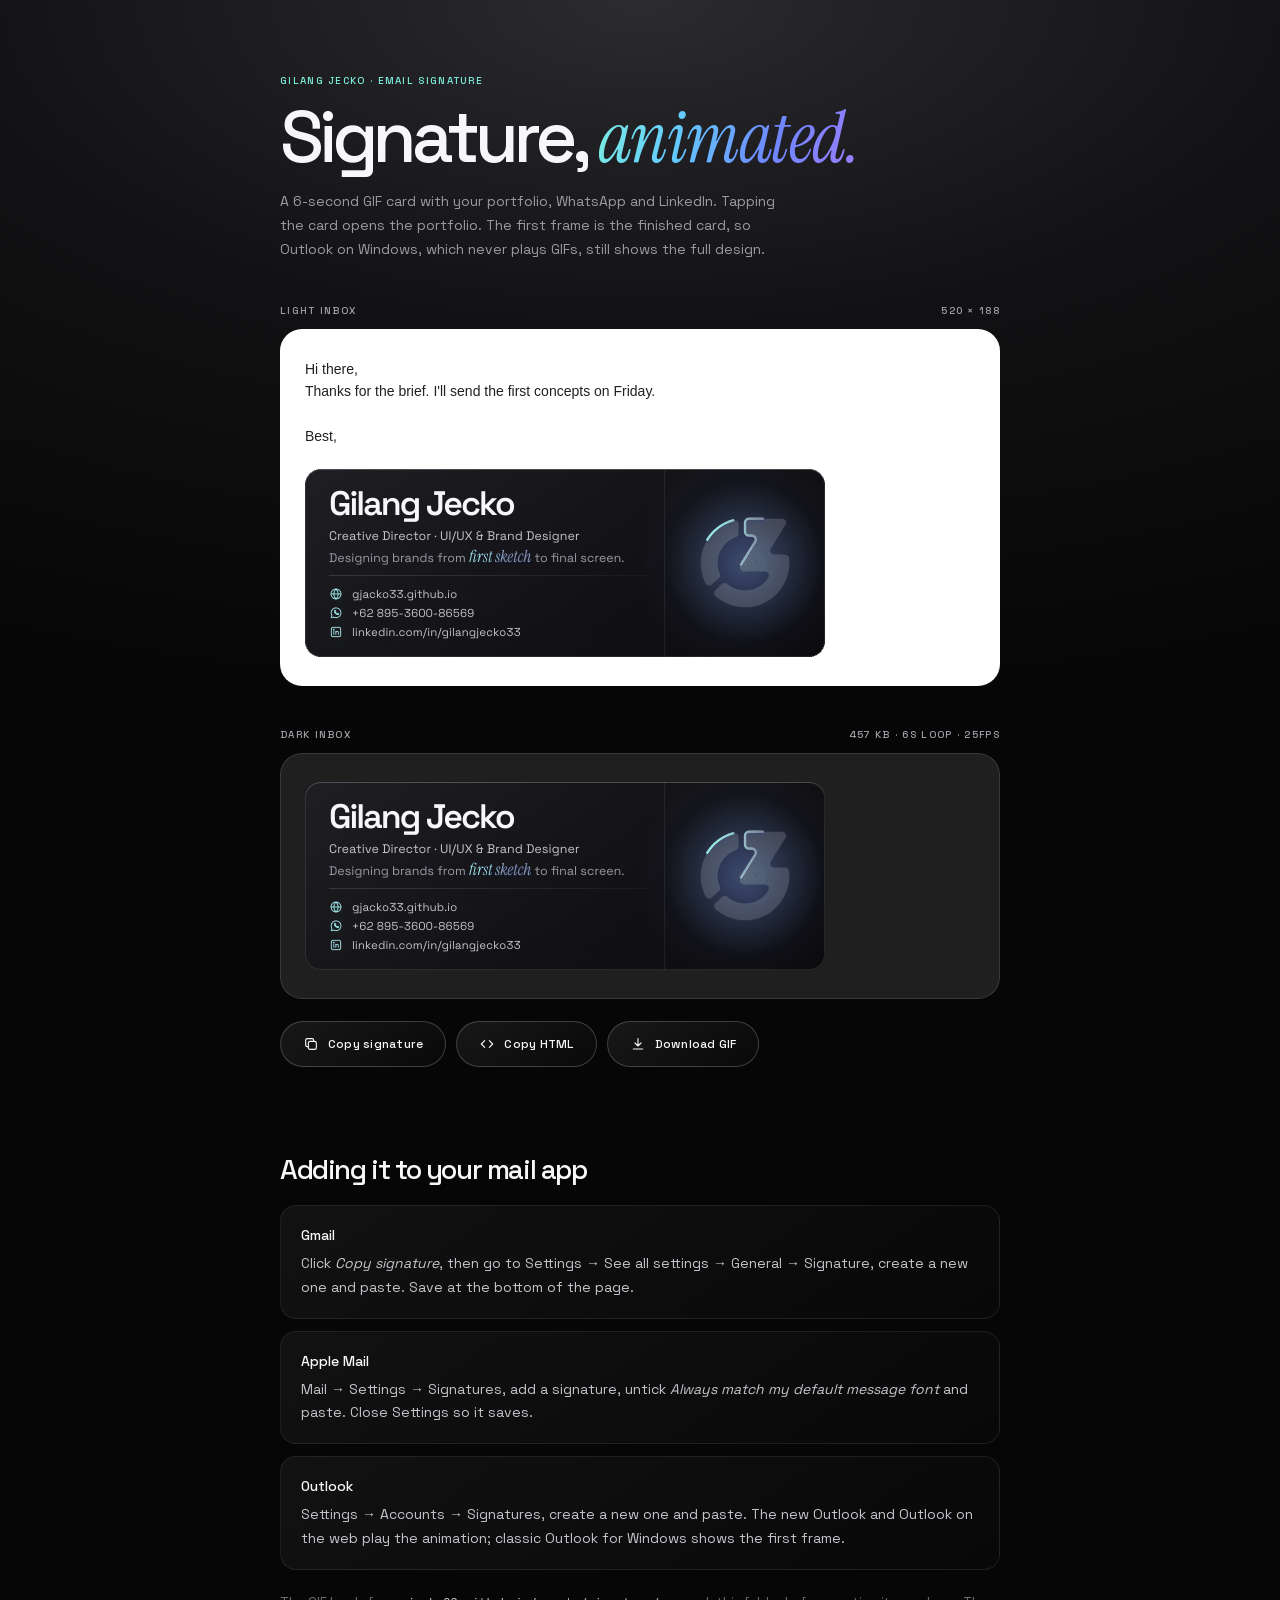
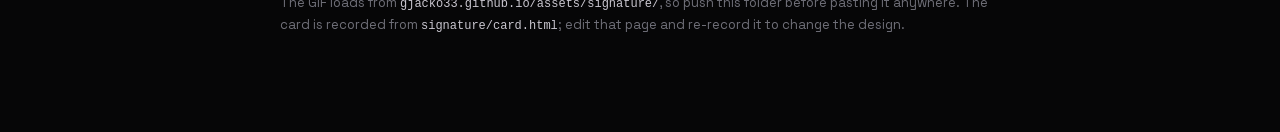
<file: signature/index.html>
<!doctype html>
<html lang="en">
<head>
<meta charset="utf-8" />
<meta name="viewport" content="width=device-width, initial-scale=1" />
<meta name="robots" content="noindex" />
<title>Email Signature</title>
<style>
@font-face { font-family:'Space Grotesk'; font-weight:300 600; font-display:swap; src:url(../assets/fonts/space-grotesk-latin.woff2) format('woff2'); }
@font-face { font-family:'Instrument Serif'; font-style:italic; font-display:swap; src:url(../assets/fonts/instrument-serif-italic-latin.woff2) format('woff2'); }
:root { --ease:cubic-bezier(.2,.7,.25,1); }
* { box-sizing:border-box; }
body { margin:0; min-height:100vh; background:radial-gradient(120% 80% at 50% 0%,#2b2b30 0%,#121214 45%,#060607 100%) fixed,#060607; color:#c4c4cb; font:15px/1.7 'Space Grotesk',sans-serif; -webkit-font-smoothing:antialiased; }
main { width:min(100% - 32px,720px); margin:0 auto; padding:72px 0 96px; }
.kicker { margin:0 0 14px; color:#7ff3dc; font-size:10px; font-weight:500; letter-spacing:.13em; text-transform:uppercase; }
h1 { margin:0; color:#f7f6f8; font-size:clamp(44px,8vw,72px); font-weight:500; line-height:.95; letter-spacing:-.07em; }
h1 em { margin:0 -.06em; padding:0 .06em; font-family:'Instrument Serif',serif; font-weight:400; letter-spacing:-.02em; background:linear-gradient(110deg,#7ff3dc 0%,#63c9ff 34%,#6f86ff 66%,#a07cff 100%); -webkit-background-clip:text; background-clip:text; color:transparent; }
.lede { max-width:56ch; margin:18px 0 0; color:#9a9aa3; font-size:14px; }

.label { display:flex; justify-content:space-between; margin:40px 0 10px; color:#a6a3ad; font-size:10px; font-weight:500; letter-spacing:.13em; text-transform:uppercase; }
.inbox { padding:28px 24px; border-radius:22px; border:1px solid rgba(255,255,255,.12); overflow:hidden; }
.inbox.light { background:#fff; color:#202124; }
.inbox.dark { background:#1f1f1f; color:#e3e3e3; }
.inbox .body { margin:0 0 22px; font:14px/1.6 Arial,Helvetica,sans-serif; }
.inbox .sig { overflow-x:auto; }

.actions { display:flex; flex-wrap:wrap; gap:10px; margin-top:22px; }
.button { position:relative; display:inline-flex; align-items:center; gap:9px; min-height:46px; padding:0 22px; border-radius:999px; border:1px solid rgba(255,255,255,.2); background:linear-gradient(145deg,rgba(255,255,255,.075),rgba(255,255,255,.015)); color:#f7f6f8; font:500 12px 'Space Grotesk',sans-serif; letter-spacing:.02em; cursor:pointer; text-decoration:none; transition:transform .4s var(--ease),border-color .4s var(--ease),background .4s var(--ease); }
.button:hover,.button:focus-visible { transform:translateY(-2px); border-color:rgba(143,180,212,.55); background:linear-gradient(135deg,rgba(127,243,220,.12) 0%,rgba(99,201,255,.1) 45%,rgba(126,112,255,.14) 100%); outline:none; }
.button svg { width:16px; height:16px; fill:none; stroke:currentColor; stroke-width:1.7; stroke-linecap:round; stroke-linejoin:round; }
.status { min-height:20px; margin:12px 0 0; color:#7ff3dc; font-size:12px; }

h2 { margin:56px 0 0; color:#f7f6f8; font-size:28px; font-weight:500; line-height:1; letter-spacing:-.05em; }
.steps { display:grid; gap:12px; margin:22px 0 0; padding:0; list-style:none; }
.steps li { padding:18px 20px; border-radius:16px; border:1px solid rgba(255,255,255,.08); background:linear-gradient(145deg,rgba(255,255,255,.05),rgba(255,255,255,.01)); font-size:14px; }
.steps b { display:block; margin-bottom:4px; color:#f7f6f8; font-weight:500; }
.note { margin:22px 0 0; color:#6f6f78; font-size:13px; }
code { color:#c9c6cf; font-size:12px; }

@media (prefers-reduced-motion: reduce) { .button { transition:none; } }
</style>
</head>
<body>
<main>
  <p class="kicker">Gilang Jecko · Email signature</p>
  <h1>Signature, <em>animated.</em></h1>
  <p class="lede">A 6-second GIF card with your portfolio, WhatsApp and LinkedIn. Tapping the card opens the portfolio. The first frame is the finished card, so Outlook on Windows, which never plays GIFs, still shows the full design.</p>

  <div class="label"><span>Light inbox</span><span>520 × 188</span></div>
  <div class="inbox light">
    <p class="body">Hi there,<br />Thanks for the brief. I'll send the first concepts on Friday.<br /><br />Best,</p>
    <div class="sig" data-sig></div>
  </div>

  <div class="label"><span>Dark inbox</span><span>457 KB · 6s loop · 25fps</span></div>
  <div class="inbox dark">
    <div class="sig" data-sig></div>
  </div>

  <div class="actions">
    <button class="button" type="button" id="copy"><svg viewBox="0 0 24 24" aria-hidden="true"><rect x="8" y="8" width="12" height="12" rx="2.5" /><path d="M16 8V6.5A2.5 2.5 0 0 0 13.5 4h-7A2.5 2.5 0 0 0 4 6.5v7A2.5 2.5 0 0 0 6.5 16H8" /></svg>Copy signature</button>
    <button class="button" type="button" id="copy-html"><svg viewBox="0 0 24 24" aria-hidden="true"><path d="M8.5 7 3.5 12l5 5M15.5 7l5 5-5 5" /></svg>Copy HTML</button>
    <a class="button" href="../assets/signature/gilang-jecko-signature.gif" download><svg viewBox="0 0 24 24" aria-hidden="true"><path d="M12 4v11M7.5 10.5 12 15l4.5-4.5M5 19.5h14" /></svg>Download GIF</a>
  </div>
  <p class="status" id="status" role="status"></p>

  <h2>Adding it to your mail app</h2>
  <ol class="steps">
    <li><b>Gmail</b>Click <i>Copy signature</i>, then go to Settings → See all settings → General → Signature, create a new one and paste. Save at the bottom of the page.</li>
    <li><b>Apple Mail</b>Mail → Settings → Signatures, add a signature, untick <i>Always match my default message font</i> and paste. Close Settings so it saves.</li>
    <li><b>Outlook</b>Settings → Accounts → Signatures, create a new one and paste. The new Outlook and Outlook on the web play the animation; classic Outlook for Windows shows the first frame.</li>
  </ol>
  <p class="note">The GIF loads from <code>gjacko33.github.io/assets/signature/</code>, so push this folder before pasting it anywhere. The card is recorded from <code>signature/card.html</code>; edit that page and re-record it to change the design.</p>
</main>

<template id="sig-html"><table cellpadding="0" cellspacing="0" border="0" role="presentation" width="520" style="border-collapse:collapse;width:100%;max-width:520px;">
  <tr>
    <td style="padding:0;">
      <a href="https://gjacko33.github.io/" target="_blank" style="text-decoration:none;"><img src="https://gjacko33.github.io/assets/signature/gilang-jecko-signature.gif" width="520" height="188" alt="Gilang Jecko · Creative Director, UI/UX &amp; Brand Designer · gjacko33.github.io · WhatsApp +62 895-3600-86569 · linkedin.com/in/gilangjecko33" style="display:block;width:520px;max-width:100%;height:auto;border:0;outline:none;" /></a>
    </td>
  </tr>
</table></template>

<script>
  const html = document.getElementById('sig-html').innerHTML.trim();
  // The preview uses the local GIF so it works before the folder is pushed. The copied signature keeps the live URL.
  const preview = html.replace('https://gjacko33.github.io/assets/', '../assets/');
  document.querySelectorAll('[data-sig]').forEach((el) => { el.innerHTML = preview; });

  const status = document.getElementById('status');
  const say = (text) => { status.textContent = text; };

  async function copyRich() {
    try {
      await navigator.clipboard.write([new ClipboardItem({
        'text/html': new Blob([html], { type: 'text/html' }),
        'text/plain': new Blob(['Gilang Jecko · Creative Director, UI/UX & Brand Designer\ngjacko33.github.io · WhatsApp +62 895-3600-86569\nlinkedin.com/in/gilangjecko33 · gilangjeko@gmail.com'], { type: 'text/plain' }),
      })]);
      say('Copied. Paste it into your mail app’s signature box.');
    } catch {
      // Older browsers: select a rendered copy and use the legacy copy command.
      const holder = document.createElement('div');
      holder.style.cssText = 'position:fixed;left:-9999px;top:0;';
      holder.innerHTML = html;
      document.body.append(holder);
      const range = document.createRange();
      range.selectNodeContents(holder);
      const sel = getSelection();
      sel.removeAllRanges();
      sel.addRange(range);
      const ok = document.execCommand('copy');
      sel.removeAllRanges();
      holder.remove();
      say(ok ? 'Copied. Paste it into your mail app’s signature box.' : 'Copy was blocked. Select the light preview above and copy it by hand.');
    }
  }

  async function copyCode() {
    try { await navigator.clipboard.writeText(html); say('HTML copied.'); }
    catch { say('Copy was blocked by the browser.'); }
  }

  document.getElementById('copy').addEventListener('click', copyRich);
  document.getElementById('copy-html').addEventListener('click', copyCode);
</script>
</body>
</html>
</file>
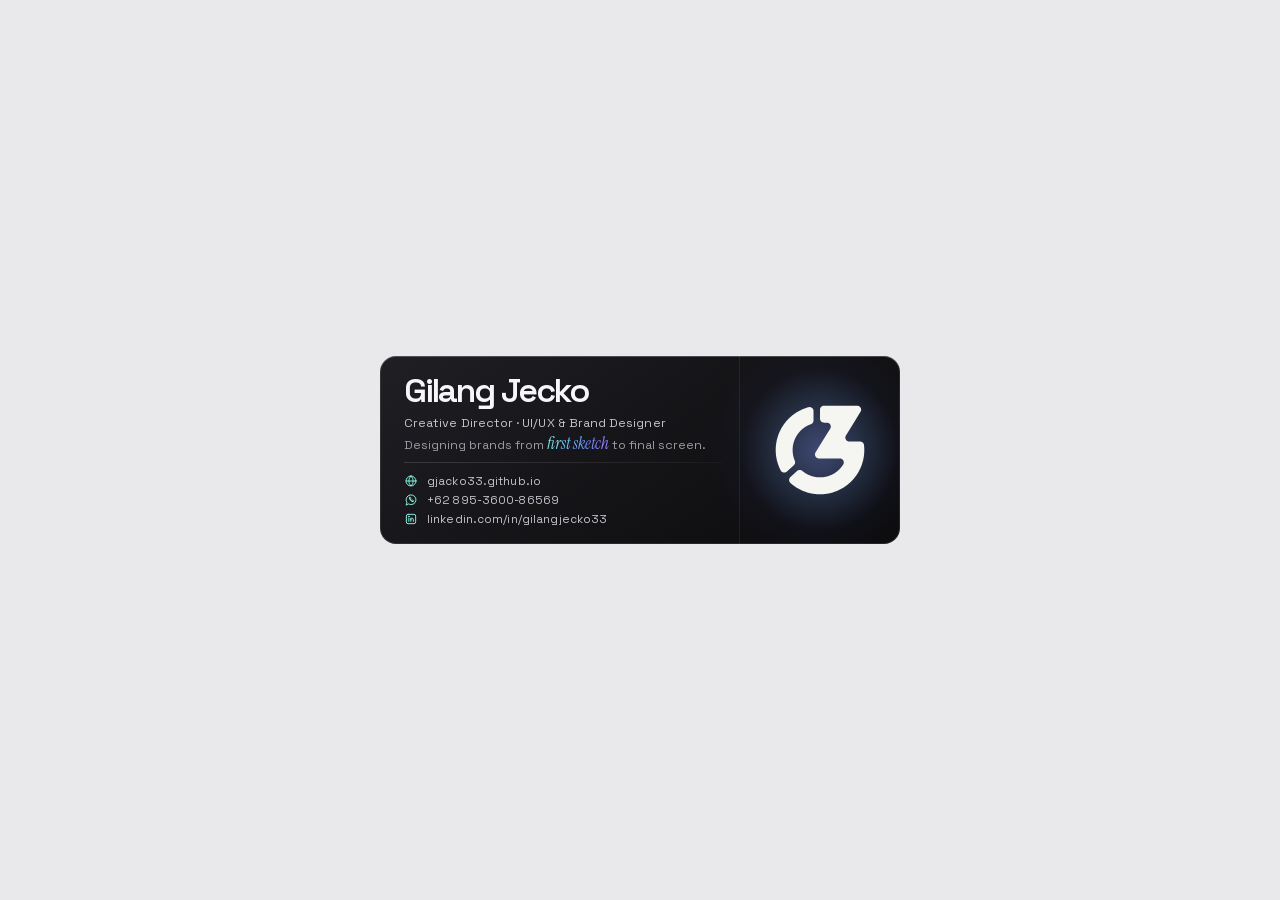
<file: signature/card.html>
<!doctype html>
<html lang="en">
<head>
<meta charset="utf-8" />
<meta name="viewport" content="width=device-width, initial-scale=1" />
<title>Signature card</title>
<!-- Source for assets/signature/gilang-jecko-signature.gif. Open it to watch the loop.
     The GIF is recorded from this page with ?capture, which pauses every animation and steps it frame by frame.
     Frame 0 is the finished design, because Outlook on Windows only ever shows the first frame. -->
<style>
@font-face { font-family:'Space Grotesk'; font-weight:300 600; src:url(../assets/fonts/space-grotesk-latin.woff2) format('woff2'); }
@font-face { font-family:'Instrument Serif'; font-style:italic; src:url(../assets/fonts/instrument-serif-italic-latin.woff2) format('woff2'); }

:root { --loop:6s; --ease:cubic-bezier(.2,.7,.25,1); }
html,body { margin:0; }
body { min-height:100vh; display:grid; place-items:center; background:#e9e9ec; }
body.capture { min-height:0; display:block; background:transparent; }
body.capture .card { margin:0; }

.card { position:relative; width:520px; height:188px; border-radius:16px; overflow:hidden; background:linear-gradient(145deg,#1f1f24 0%,#131316 58%,#0c0c0e 100%); box-shadow:inset 0 0 0 1px rgba(255,255,255,.1), inset 0 1px 0 rgba(255,255,255,.14); font-family:'Space Grotesk',sans-serif; color:#f7f6f8; -webkit-font-smoothing:antialiased; }

/* Left: who and how to reach. */
.info { position:absolute; left:24px; top:20px; bottom:18px; width:318px; display:flex; flex-direction:column; }
.name { margin:0; font-size:34px; font-weight:600; line-height:.9; letter-spacing:-.06em; }
.role { margin:8px 0 0; color:#c4c4cb; font-size:12.5px; line-height:1.3; letter-spacing:.005em; }
.tag { margin:2px 0 0; color:#9a9aa3; font-size:12.5px; line-height:1.3; }
.tag em { margin:0 -.08em; padding:0 .08em; font-family:'Instrument Serif',serif; font-size:16.5px; font-style:italic; letter-spacing:0;
  background-image:linear-gradient(105deg,rgba(255,255,255,0) 42%,rgba(255,255,255,.95) 50%,rgba(255,255,255,0) 58%),linear-gradient(110deg,#7ff3dc 0%,#63c9ff 34%,#6f86ff 66%,#a07cff 100%);
  background-size:260% 100%,100% 100%; background-repeat:no-repeat; background-position:100% 0,0 0;
  -webkit-background-clip:text; background-clip:text; color:transparent; animation:streak var(--loop) linear infinite; }

.rule { position:relative; height:1px; margin-top:auto; overflow:hidden; background:linear-gradient(90deg,rgba(255,255,255,.14),rgba(255,255,255,.04)); }
.rule i { position:absolute; top:0; left:0; width:110px; height:1px; background:linear-gradient(90deg,transparent,#7ff3dc 25%,#63c9ff 45%,#6f86ff 65%,#a07cff 82%,transparent); transform:translateX(-120px); animation:sweep var(--loop) linear infinite; }

.contacts { display:grid; gap:5px; margin:11px 0 0; padding:0; list-style:none; }
.contacts li { display:flex; align-items:center; gap:9px; color:#c4c4cb; font-size:11.5px; line-height:14px; letter-spacing:.01em; font-variant-numeric:tabular-nums; }
.contacts svg { flex:none; width:14px; height:14px; fill:none; stroke:#7ff3dc; stroke-width:1.7; stroke-linecap:round; stroke-linejoin:round; }

/* Right: the GJ mark, large, on the site's soft glow. */
.brand { position:absolute; top:0; right:0; bottom:0; width:160px; border-left:1px solid rgba(255,255,255,.07); display:flex; align-items:center; justify-content:center; }
.brand::before { content:""; position:absolute; inset:-20px -30px; background:radial-gradient(closest-side at 50% 50%,rgba(127,243,220,.12),rgba(127,243,220,0) 70%),radial-gradient(closest-side at 50% 50%,rgba(126,112,255,.34) 0%,rgba(118,118,255,.24) 22%,rgba(104,132,255,.13) 46%,rgba(64,76,196,.04) 72%,rgba(31,36,112,0) 100%); }
.mark { position:relative; width:92px; height:92px; overflow:visible; }
.mark .fill { fill:#f5f5f2; animation:fill-dim var(--loop) linear infinite; }
.mark .trace { fill:none; stroke:url(#trace); stroke-width:.7; stroke-linecap:round; stroke-linejoin:round; stroke-dasharray:.2 .8; stroke-opacity:0; animation:trace-move var(--loop) linear infinite, trace-fade var(--loop) linear infinite; }

/* One 6s loop. Every animation is at rest at 0% and 100%, so the first frame reads as the finished card. */
@keyframes trace-move { 0%,8% { stroke-dashoffset:0; animation-timing-function:cubic-bezier(.45,0,.35,1); } 40%,100% { stroke-dashoffset:-1; } }
@keyframes trace-fade { 0%,8% { stroke-opacity:0; } 13%,34% { stroke-opacity:1; } 40%,100% { stroke-opacity:0; } }
@keyframes fill-dim { 0%,8% { fill-opacity:1; } 14%,32% { fill-opacity:.16; } 42%,100% { fill-opacity:1; } }
@keyframes streak { 0%,30% { background-position:100% 0,0 0; animation-timing-function:cubic-bezier(.45,0,.35,1); } 50%,100% { background-position:0% 0,0 0; } }
@keyframes sweep { 0%,44% { transform:translateX(-120px); animation-timing-function:cubic-bezier(.45,0,.35,1); } 72%,100% { transform:translateX(330px); } }

@media (prefers-reduced-motion: reduce) { * { animation:none !important; } }
</style>
</head>
<body>
<div class="card" id="card">
  <div class="info">
    <h1 class="name">Gilang Jecko</h1>
    <p class="role">Creative Director · UI/UX &amp; Brand Designer</p>
    <p class="tag">Designing brands from <em>first sketch</em> to final screen.</p>
    <div class="rule"><i></i></div>
    <ul class="contacts">
      <li><svg viewBox="0 0 24 24" aria-hidden="true"><circle cx="12" cy="12" r="8.5" /><path d="M3.5 12h17M12 3.5c2.4 2.4 3.6 5.2 3.6 8.5s-1.2 6.1-3.6 8.5c-2.4-2.4-3.6-5.2-3.6-8.5s1.2-6.1 3.6-8.5z" /></svg>gjacko33.github.io</li>
      <li><svg viewBox="0 0 24 24" aria-hidden="true"><path d="M3.8 20.2l1.2-4A8.4 8.4 0 1 1 8 19z" /><path d="M9.2 8.3c-.4 2.9 3.6 6.9 6.5 6.5l.8-1.5-2-1-.9.8c-1.2-.5-2-1.3-2.6-2.6l.8-.9-1-2z" /></svg>+62 895-3600-86569</li>
      <li><svg viewBox="0 0 24 24" aria-hidden="true"><rect x="4" y="4" width="16" height="16" rx="3" /><path d="M8.3 10.6V16" /><circle cx="8.3" cy="7.9" r=".6" /><path d="M11.7 16v-5.4M11.7 13.1c0-1.5.9-2.5 2.2-2.5s2.1.9 2.1 2.4V16" /></svg>linkedin.com/in/gilangjecko33</li>
    </ul>
  </div>
  <div class="brand">
    <svg class="mark" viewBox="-13.5 -13.5 27 27" aria-hidden="true">
      <defs><linearGradient id="trace" gradientUnits="userSpaceOnUse" x1="-13" y1="0" x2="13" y2="0"><stop offset="0" stop-color="#7ff3dc" /><stop offset=".4" stop-color="#63c9ff" /><stop offset=".72" stop-color="#7d8ae0" /><stop offset="1" stop-color="#a07cff" /></linearGradient></defs>
      <path class="fill" fill-rule="evenodd" d="M -11.54 5.98 L -11.53 6 L -11.49 6.07 L -11.46 6.11 L -11.43 6.16 L -11.39 6.2 L -11.36 6.25 L -11.32 6.29 L -11.28 6.33 L -11.23 6.36 L -11.19 6.4 L -11.14 6.43 L -11.09 6.46 L -11.04 6.49 L -10.99 6.51 L -10.94 6.54 L -10.89 6.55 L -10.84 6.57 L -10.78 6.59 L -10.73 6.6 L -10.67 6.61 L -10.62 6.62 L -10.56 6.62 L -10.5 6.62 L -10.45 6.62 L -10.39 6.62 L -10.33 6.61 L -10.28 6.6 L -10.22 6.59 L -10.17 6.58 L -10.11 6.56 L -10.06 6.54 L -10.01 6.52 L -9.96 6.49 L -9.91 6.47 L -9.86 6.44 L -9.81 6.41 L -9.77 6.37 L -9.71 6.33 L -9.69 6.31 L -7.69 4.47 L -7.67 4.46 L -7.62 4.41 L -7.58 4.36 L -7.55 4.32 L -7.52 4.28 L -7.49 4.23 L -7.46 4.18 L -7.43 4.13 L -7.41 4.08 L -7.38 4.03 L -7.37 3.98 L -7.35 3.93 L -7.33 3.87 L -7.32 3.82 L -7.31 3.77 L -7.31 3.71 L -7.3 3.65 L -7.3 3.6 L -7.3 3.54 L -7.31 3.49 L -7.31 3.43 L -7.32 3.38 L -7.33 3.32 L -7.35 3.27 L -7.37 3.22 L -7.39 3.15 L -7.4 3.12 L -7.42 3.09 L -7.43 3.06 L -7.49 2.9 L -7.5 2.88 L -7.56 2.72 L -7.57 2.69 L -7.62 2.53 L -7.63 2.51 L -7.68 2.35 L -7.69 2.32 L -7.74 2.16 L -7.75 2.13 L -7.79 1.97 L -7.8 1.94 L -7.84 1.77 L -7.84 1.75 L -7.88 1.58 L -7.88 1.55 L -7.91 1.39 L -7.92 1.36 L -7.95 1.19 L -7.95 1.17 L -7.97 1 L -7.98 .97 L -7.99 .8 L -8 .77 L -8.01 .6 L -8.01 .58 L -8.02 .41 L -8.03 .38 L -8.03 .21 L -8.03 .18 L -8.03 .01 L -8.03 -.01 L -8.03 -.18 L -8.03 -.21 L -8.03 -.38 L -8.02 -.41 L -8.01 -.58 L -8.01 -.6 L -8 -.77 L -7.99 -.8 L -7.98 -.97 L -7.97 -1 L -7.95 -1.17 L -7.95 -1.19 L -7.92 -1.36 L -7.91 -1.39 L -7.88 -1.55 L -7.88 -1.58 L -7.84 -1.75 L -7.84 -1.77 L -7.8 -1.94 L -7.79 -1.97 L -7.75 -2.13 L -7.74 -2.16 L -7.69 -2.32 L -7.68 -2.35 L -7.63 -2.51 L -7.62 -2.53 L -7.57 -2.69 L -7.56 -2.72 L -7.5 -2.88 L -7.49 -2.9 L -7.43 -3.06 L -7.42 -3.09 L -7.35 -3.24 L -7.34 -3.27 L -7.27 -3.42 L -7.26 -3.45 L -7.18 -3.6 L -7.17 -3.62 L -7.09 -3.77 L -7.08 -3.8 L -7 -3.95 L -6.98 -3.97 L -6.9 -4.12 L -6.88 -4.14 L -6.79 -4.29 L -6.78 -4.31 L -6.69 -4.45 L -6.67 -4.48 L -6.58 -4.61 L -6.56 -4.64 L -6.46 -4.77 L -6.45 -4.8 L -6.34 -4.93 L -6.33 -4.95 L -6.22 -5.09 L -6.2 -5.11 L -6.09 -5.24 L -6.07 -5.26 L -5.96 -5.38 L -5.94 -5.41 L -5.83 -5.53 L -5.81 -5.55 L -5.69 -5.67 L -5.67 -5.69 L -5.55 -5.81 L -5.53 -5.83 L -5.41 -5.94 L -5.38 -5.96 L -5.26 -6.07 L -5.24 -6.09 L -5.11 -6.2 L -5.09 -6.22 L -4.95 -6.33 L -4.93 -6.34 L -4.8 -6.45 L -4.77 -6.46 L -4.64 -6.56 L -4.61 -6.58 L -4.48 -6.67 L -4.45 -6.69 L -4.31 -6.78 L -4.29 -6.79 L -4.14 -6.88 L -4.12 -6.9 L -3.97 -6.98 L -3.95 -7 L -3.8 -7.08 L -3.77 -7.09 L -3.62 -7.17 L -3.6 -7.18 L -3.45 -7.26 L -3.42 -7.27 L -3.27 -7.34 L -3.24 -7.35 L -3.09 -7.42 L -3.06 -7.43 L -2.9 -7.49 L -2.88 -7.5 L -2.72 -7.56 L -2.72 -7.56 L -2.67 -7.58 L -2.61 -7.6 L -2.56 -7.62 L -2.51 -7.65 L -2.46 -7.68 L -2.41 -7.71 L -2.37 -7.74 L -2.32 -7.78 L -2.28 -7.81 L -2.24 -7.85 L -2.2 -7.89 L -2.17 -7.93 L -2.13 -7.98 L -2.1 -8.02 L -2.07 -8.07 L -2.04 -8.12 L -2.02 -8.17 L -1.99 -8.22 L -1.97 -8.27 L -1.95 -8.32 L -1.94 -8.38 L -1.93 -8.43 L -1.91 -8.48 L -1.91 -8.54 L -1.9 -8.6 L -1.9 -8.67 L -1.9 -8.69 L -1.9 -11.41 L -1.9 -11.44 L -1.9 -11.51 L -1.91 -11.56 L -1.91 -11.62 L -1.93 -11.67 L -1.94 -11.73 L -1.96 -11.78 L -1.97 -11.84 L -1.99 -11.89 L -2.02 -11.94 L -2.04 -11.99 L -2.07 -12.04 L -2.1 -12.09 L -2.14 -12.13 L -2.17 -12.17 L -2.21 -12.22 L -2.25 -12.26 L -2.29 -12.3 L -2.33 -12.33 L -2.38 -12.37 L -2.42 -12.4 L -2.47 -12.43 L -2.52 -12.46 L -2.57 -12.48 L -2.62 -12.5 L -2.67 -12.53 L -2.73 -12.54 L -2.78 -12.56 L -2.84 -12.57 L -2.89 -12.58 L -2.95 -12.59 L -3 -12.59 L -3.06 -12.59 L -3.12 -12.59 L -3.17 -12.59 L -3.23 -12.58 L -3.29 -12.57 L -3.35 -12.56 L -3.38 -12.55 L -3.45 -12.53 L -3.46 -12.53 L -3.48 -12.53 L -3.48 -12.52 L -3.76 -12.45 L -3.76 -12.44 L -3.78 -12.44 L -3.79 -12.44 L -4.06 -12.35 L -4.07 -12.35 L -4.09 -12.34 L -4.09 -12.34 L -4.36 -12.25 L -4.37 -12.24 L -4.39 -12.24 L -4.4 -12.23 L -4.66 -12.13 L -4.67 -12.13 L -4.69 -12.12 L -4.7 -12.12 L -4.96 -12.02 L -4.96 -12.01 L -4.99 -12.01 L -4.99 -12 L -5.25 -11.89 L -5.26 -11.89 L -5.28 -11.88 L -5.28 -11.88 L -5.54 -11.76 L -5.55 -11.76 L -5.57 -11.75 L -5.57 -11.74 L -5.83 -11.62 L -5.83 -11.62 L -5.86 -11.61 L -5.86 -11.6 L -6.11 -11.47 L -6.12 -11.47 L -6.14 -11.46 L -6.14 -11.46 L -6.39 -11.32 L -6.4 -11.32 L -6.42 -11.31 L -6.42 -11.3 L -6.67 -11.16 L -6.67 -11.16 L -6.69 -11.14 L -6.7 -11.14 L -6.94 -10.99 L -6.95 -10.99 L -6.96 -10.98 L -6.97 -10.97 L -7.21 -10.82 L -7.21 -10.81 L -7.23 -10.8 L -7.24 -10.8 L -7.47 -10.64 L -7.48 -10.63 L -7.49 -10.62 L -7.5 -10.62 L -7.73 -10.45 L -7.74 -10.45 L -7.75 -10.44 L -7.76 -10.43 L -7.98 -10.26 L -7.99 -10.26 L -8.01 -10.24 L -8.01 -10.24 L -8.23 -10.06 L -8.24 -10.06 L -8.26 -10.04 L -8.26 -10.04 L -8.48 -9.86 L -8.48 -9.85 L -8.5 -9.84 L -8.51 -9.83 L -8.72 -9.64 L -8.72 -9.64 L -8.74 -9.62 L -8.74 -9.62 L -8.95 -9.43 L -8.96 -9.42 L -8.97 -9.41 L -8.98 -9.4 L -9.18 -9.21 L -9.19 -9.2 L -9.2 -9.19 L -9.21 -9.18 L -9.4 -8.98 L -9.41 -8.97 L -9.42 -8.96 L -9.43 -8.95 L -9.62 -8.74 L -9.62 -8.74 L -9.64 -8.72 L -9.64 -8.72 L -9.83 -8.51 L -9.84 -8.5 L -9.85 -8.48 L -9.86 -8.48 L -10.04 -8.26 L -10.04 -8.26 L -10.06 -8.24 L -10.06 -8.23 L -10.24 -8.01 L -10.24 -8.01 L -10.26 -7.99 L -10.26 -7.98 L -10.43 -7.76 L -10.44 -7.75 L -10.45 -7.74 L -10.45 -7.73 L -10.62 -7.5 L -10.62 -7.49 L -10.63 -7.48 L -10.64 -7.47 L -10.8 -7.24 L -10.8 -7.23 L -10.81 -7.21 L -10.82 -7.21 L -10.97 -6.97 L -10.98 -6.96 L -10.99 -6.95 L -10.99 -6.94 L -11.14 -6.7 L -11.14 -6.69 L -11.16 -6.67 L -11.16 -6.67 L -11.3 -6.42 L -11.31 -6.42 L -11.32 -6.4 L -11.32 -6.39 L -11.46 -6.14 L -11.46 -6.14 L -11.47 -6.12 L -11.47 -6.11 L -11.6 -5.86 L -11.61 -5.86 L -11.62 -5.83 L -11.62 -5.83 L -11.74 -5.57 L -11.75 -5.57 L -11.76 -5.55 L -11.76 -5.54 L -11.88 -5.28 L -11.88 -5.28 L -11.89 -5.26 L -11.89 -5.25 L -12 -4.99 L -12.01 -4.99 L -12.01 -4.96 L -12.02 -4.96 L -12.12 -4.7 L -12.12 -4.69 L -12.13 -4.67 L -12.13 -4.66 L -12.23 -4.4 L -12.24 -4.39 L -12.24 -4.37 L -12.25 -4.36 L -12.34 -4.09 L -12.34 -4.09 L -12.35 -4.07 L -12.35 -4.06 L -12.44 -3.79 L -12.44 -3.78 L -12.44 -3.76 L -12.45 -3.76 L -12.52 -3.48 L -12.53 -3.48 L -12.53 -3.46 L -12.53 -3.45 L -12.61 -3.18 L -12.61 -3.17 L -12.61 -3.15 L -12.62 -3.14 L -12.68 -2.87 L -12.68 -2.86 L -12.69 -2.84 L -12.69 -2.83 L -12.75 -2.55 L -12.75 -2.55 L -12.75 -2.53 L -12.75 -2.52 L -12.8 -2.24 L -12.81 -2.23 L -12.81 -2.21 L -12.81 -2.21 L -12.86 -1.93 L -12.86 -1.92 L -12.86 -1.9 L -12.86 -1.89 L -12.9 -1.61 L -12.9 -1.6 L -12.9 -1.58 L -12.9 -1.57 L -12.94 -1.29 L -12.94 -1.28 L -12.94 -1.26 L -12.94 -1.26 L -12.96 -.97 L -12.96 -.97 L -12.96 -.95 L -12.97 -.94 L -12.98 -.66 L -12.98 -.65 L -12.98 -.63 L -12.98 -.62 L -12.99 -.34 L -13 -.33 L -13 -.31 L -13 -.3 L -13 -.02 L -13 -.01 L -13 .01 L -13 .02 L -13 .3 L -13 .31 L -13 .33 L -12.99 .34 L -12.98 .62 L -12.98 .63 L -12.98 .65 L -12.98 .66 L -12.97 .94 L -12.96 .95 L -12.96 .97 L -12.96 .97 L -12.94 1.26 L -12.94 1.26 L -12.94 1.28 L -12.94 1.29 L -12.9 1.57 L -12.9 1.58 L -12.9 1.6 L -12.9 1.61 L -12.86 1.89 L -12.86 1.9 L -12.86 1.92 L -12.86 1.93 L -12.81 2.21 L -12.81 2.21 L -12.81 2.23 L -12.8 2.24 L -12.75 2.52 L -12.75 2.53 L -12.75 2.55 L -12.75 2.55 L -12.69 2.83 L -12.69 2.84 L -12.68 2.86 L -12.68 2.87 L -12.62 3.14 L -12.61 3.15 L -12.61 3.17 L -12.61 3.18 L -12.53 3.45 L -12.53 3.46 L -12.53 3.48 L -12.52 3.48 L -12.45 3.76 L -12.44 3.76 L -12.44 3.78 L -12.44 3.79 L -12.35 4.06 L -12.35 4.07 L -12.34 4.09 L -12.34 4.09 L -12.25 4.36 L -12.24 4.37 L -12.24 4.39 L -12.23 4.4 L -12.13 4.66 L -12.13 4.67 L -12.12 4.69 L -12.12 4.7 L -12.02 4.96 L -12.01 4.96 L -12.01 4.99 L -12 4.99 L -11.89 5.25 L -11.89 5.26 L -11.88 5.28 L -11.88 5.28 L -11.76 5.54 L -11.76 5.55 L -11.75 5.57 L -11.74 5.57 L -11.62 5.83 L -11.62 5.83 L -11.61 5.86 L -11.6 5.86 Z M -8.67 7.94 L -8.69 7.96 L -8.74 8.01 L -8.78 8.05 L -8.81 8.1 L -8.85 8.15 L -8.88 8.19 L -8.91 8.24 L -8.94 8.29 L -8.96 8.35 L -8.98 8.4 L -9 8.46 L -9.02 8.51 L -9.03 8.57 L -9.04 8.62 L -9.05 8.68 L -9.05 8.74 L -9.06 8.79 L -9.06 8.85 L -9.05 8.91 L -9.05 8.97 L -9.04 9.03 L -9.03 9.08 L -9.01 9.14 L -8.99 9.19 L -8.97 9.25 L -8.95 9.3 L -8.93 9.35 L -8.9 9.4 L -8.87 9.45 L -8.84 9.5 L -8.8 9.54 L -8.76 9.59 L -8.72 9.63 L -8.67 9.68 L -8.65 9.7 L -8.51 9.83 L -8.5 9.84 L -8.48 9.85 L -8.48 9.86 L -8.26 10.04 L -8.26 10.04 L -8.24 10.06 L -8.23 10.06 L -8.01 10.24 L -8.01 10.24 L -7.99 10.26 L -7.98 10.26 L -7.76 10.43 L -7.75 10.44 L -7.74 10.45 L -7.73 10.45 L -7.5 10.62 L -7.49 10.62 L -7.48 10.63 L -7.47 10.64 L -7.24 10.8 L -7.23 10.8 L -7.21 10.81 L -7.21 10.82 L -6.97 10.97 L -6.96 10.98 L -6.95 10.99 L -6.94 10.99 L -6.7 11.14 L -6.69 11.14 L -6.67 11.16 L -6.67 11.16 L -6.42 11.3 L -6.42 11.31 L -6.4 11.32 L -6.39 11.32 L -6.14 11.46 L -6.14 11.46 L -6.12 11.47 L -6.11 11.47 L -5.86 11.6 L -5.86 11.61 L -5.83 11.62 L -5.83 11.62 L -5.57 11.74 L -5.57 11.75 L -5.55 11.76 L -5.54 11.76 L -5.28 11.88 L -5.28 11.88 L -5.26 11.89 L -5.25 11.89 L -4.99 12 L -4.99 12.01 L -4.96 12.01 L -4.96 12.02 L -4.7 12.12 L -4.69 12.12 L -4.67 12.13 L -4.66 12.13 L -4.4 12.23 L -4.39 12.24 L -4.37 12.24 L -4.36 12.25 L -4.09 12.34 L -4.09 12.34 L -4.07 12.35 L -4.06 12.35 L -3.79 12.44 L -3.78 12.44 L -3.76 12.44 L -3.76 12.45 L -3.48 12.52 L -3.48 12.53 L -3.46 12.53 L -3.45 12.53 L -3.18 12.61 L -3.17 12.61 L -3.15 12.61 L -3.14 12.62 L -2.87 12.68 L -2.86 12.68 L -2.84 12.69 L -2.83 12.69 L -2.55 12.75 L -2.55 12.75 L -2.53 12.75 L -2.52 12.75 L -2.24 12.8 L -2.23 12.81 L -2.21 12.81 L -2.21 12.81 L -1.93 12.86 L -1.92 12.86 L -1.9 12.86 L -1.89 12.86 L -1.61 12.9 L -1.6 12.9 L -1.58 12.9 L -1.57 12.9 L -1.29 12.94 L -1.28 12.94 L -1.26 12.94 L -1.26 12.94 L -.97 12.96 L -.97 12.96 L -.95 12.96 L -.94 12.97 L -.66 12.98 L -.65 12.98 L -.63 12.98 L -.62 12.98 L -.34 12.99 L -.33 13 L -.31 13 L -.3 13 L -.02 13 L -.01 13 L .01 13 L .02 13 L .3 13 L .31 13 L .33 13 L .34 12.99 L .62 12.98 L .63 12.98 L .65 12.98 L .66 12.98 L .94 12.97 L .95 12.96 L .97 12.96 L .97 12.96 L 1.26 12.94 L 1.26 12.94 L 1.28 12.94 L 1.29 12.94 L 1.57 12.9 L 1.58 12.9 L 1.6 12.9 L 1.61 12.9 L 1.89 12.86 L 1.9 12.86 L 1.92 12.86 L 1.93 12.86 L 2.21 12.81 L 2.21 12.81 L 2.23 12.81 L 2.24 12.8 L 2.52 12.75 L 2.53 12.75 L 2.55 12.75 L 2.55 12.75 L 2.83 12.69 L 2.84 12.69 L 2.86 12.68 L 2.87 12.68 L 3.14 12.62 L 3.15 12.61 L 3.17 12.61 L 3.18 12.61 L 3.45 12.53 L 3.46 12.53 L 3.48 12.53 L 3.48 12.52 L 3.76 12.45 L 3.76 12.44 L 3.78 12.44 L 3.79 12.44 L 4.06 12.35 L 4.07 12.35 L 4.09 12.34 L 4.09 12.34 L 4.36 12.25 L 4.37 12.24 L 4.39 12.24 L 4.4 12.23 L 4.66 12.13 L 4.67 12.13 L 4.69 12.12 L 4.7 12.12 L 4.96 12.02 L 4.96 12.01 L 4.99 12.01 L 4.99 12 L 5.25 11.89 L 5.26 11.89 L 5.28 11.88 L 5.28 11.88 L 5.54 11.76 L 5.55 11.76 L 5.57 11.75 L 5.57 11.74 L 5.83 11.62 L 5.83 11.62 L 5.86 11.61 L 5.86 11.6 L 6.11 11.47 L 6.12 11.47 L 6.14 11.46 L 6.14 11.46 L 6.39 11.32 L 6.4 11.32 L 6.42 11.31 L 6.42 11.3 L 6.67 11.16 L 6.67 11.16 L 6.69 11.14 L 6.7 11.14 L 6.94 10.99 L 6.95 10.99 L 6.96 10.98 L 6.97 10.97 L 7.21 10.82 L 7.21 10.81 L 7.23 10.8 L 7.24 10.8 L 7.47 10.64 L 7.48 10.63 L 7.49 10.62 L 7.5 10.62 L 7.73 10.45 L 7.74 10.45 L 7.75 10.44 L 7.76 10.43 L 7.98 10.26 L 7.99 10.26 L 8.01 10.24 L 8.01 10.24 L 8.23 10.06 L 8.24 10.06 L 8.26 10.04 L 8.26 10.04 L 8.48 9.86 L 8.48 9.85 L 8.5 9.84 L 8.51 9.83 L 8.72 9.64 L 8.72 9.64 L 8.74 9.62 L 8.74 9.62 L 8.95 9.43 L 8.96 9.42 L 8.97 9.41 L 8.98 9.4 L 9.18 9.21 L 9.19 9.2 L 9.2 9.19 L 9.21 9.18 L 9.4 8.98 L 9.41 8.97 L 9.42 8.96 L 9.43 8.95 L 9.62 8.74 L 9.62 8.74 L 9.64 8.72 L 9.64 8.72 L 9.83 8.51 L 9.84 8.5 L 9.85 8.48 L 9.86 8.48 L 10.04 8.26 L 10.04 8.26 L 10.06 8.24 L 10.06 8.23 L 10.24 8.01 L 10.24 8.01 L 10.26 7.99 L 10.26 7.98 L 10.43 7.76 L 10.44 7.75 L 10.45 7.74 L 10.45 7.73 L 10.62 7.5 L 10.62 7.49 L 10.63 7.48 L 10.64 7.47 L 10.8 7.24 L 10.8 7.23 L 10.81 7.21 L 10.82 7.21 L 10.97 6.97 L 10.98 6.96 L 10.99 6.95 L 10.99 6.94 L 11.14 6.7 L 11.14 6.69 L 11.16 6.67 L 11.16 6.67 L 11.3 6.42 L 11.31 6.42 L 11.32 6.4 L 11.32 6.39 L 11.46 6.14 L 11.46 6.14 L 11.47 6.12 L 11.47 6.11 L 11.6 5.86 L 11.61 5.86 L 11.62 5.83 L 11.62 5.83 L 11.74 5.57 L 11.75 5.57 L 11.76 5.55 L 11.76 5.54 L 11.88 5.28 L 11.88 5.28 L 11.89 5.26 L 11.89 5.25 L 12 4.99 L 12.01 4.99 L 12.01 4.96 L 12.02 4.96 L 12.12 4.7 L 12.12 4.69 L 12.13 4.67 L 12.13 4.66 L 12.23 4.4 L 12.24 4.39 L 12.24 4.37 L 12.25 4.36 L 12.34 4.09 L 12.34 4.09 L 12.35 4.07 L 12.35 4.06 L 12.44 3.79 L 12.44 3.78 L 12.44 3.76 L 12.45 3.76 L 12.52 3.48 L 12.53 3.48 L 12.53 3.46 L 12.53 3.45 L 12.61 3.18 L 12.61 3.17 L 12.61 3.15 L 12.62 3.14 L 12.68 2.87 L 12.68 2.86 L 12.69 2.84 L 12.69 2.83 L 12.75 2.55 L 12.75 2.55 L 12.75 2.53 L 12.75 2.52 L 12.76 2.49 L 12.76 2.48 L 12.78 2.39 L 12.78 2.37 L 12.81 2.23 L 12.81 2.22 L 12.83 2.08 L 12.84 2.06 L 12.86 1.92 L 12.86 1.9 L 12.88 1.76 L 12.88 1.75 L 12.9 1.6 L 12.9 1.59 L 12.92 1.44 L 12.92 1.43 L 12.94 1.28 L 12.94 1.27 L 12.95 1.12 L 12.95 1.11 L 12.96 .97 L 12.96 .95 L 12.97 .81 L 12.98 .79 L 12.98 .65 L 12.98 .63 L 12.99 .49 L 12.99 .47 L 13 .33 L 13 .32 L 13 .17 L 13 .15 L 13 .01 L 13 0 L 13 -.15 L 13 -.16 L 13 -.31 L 13 -.32 L 12.99 -.47 L 12.99 -.48 L 12.98 -.63 L 12.98 -.64 L 12.98 -.79 L 12.97 -.8 L 12.96 -.95 L 12.96 -.96 L 12.95 -1.1 L 12.95 -1.12 L 12.94 -1.26 L 12.94 -1.28 L 12.92 -1.42 L 12.92 -1.43 L 12.92 -1.46 L 12.9 -1.53 L 12.89 -1.59 L 12.88 -1.64 L 12.86 -1.7 L 12.84 -1.75 L 12.82 -1.8 L 12.79 -1.85 L 12.77 -1.9 L 12.74 -1.95 L 12.7 -2 L 12.67 -2.04 L 12.63 -2.08 L 12.6 -2.13 L 12.55 -2.17 L 12.51 -2.2 L 12.47 -2.24 L 12.42 -2.27 L 12.37 -2.3 L 12.33 -2.33 L 12.28 -2.36 L 12.22 -2.38 L 12.17 -2.4 L 12.12 -2.42 L 12.06 -2.44 L 12.01 -2.45 L 11.95 -2.46 L 11.9 -2.47 L 11.84 -2.48 L 11.77 -2.48 L 11.74 -2.48 L 8.6 -2.48 L 8.49 -2.49 L 8.38 -2.5 L 8.27 -2.53 L 8.16 -2.57 L 8.06 -2.62 L 7.96 -2.67 L 7.87 -2.74 L 7.78 -2.81 L 7.71 -2.9 L 7.64 -2.99 L 7.58 -3.08 L 7.53 -3.19 L 7.49 -3.29 L 7.46 -3.4 L 7.44 -3.51 L 7.43 -3.62 L 7.43 -3.74 L 7.45 -3.85 L 7.47 -3.96 L 7.51 -4.07 L 7.55 -4.17 L 7.61 -4.27 L 10.06 -8.24 L 11.89 -11.2 L 11.9 -11.22 L 11.94 -11.29 L 11.96 -11.34 L 11.98 -11.39 L 12 -11.44 L 12.02 -11.49 L 12.04 -11.55 L 12.05 -11.61 L 12.06 -11.66 L 12.06 -11.72 L 12.07 -11.77 L 12.07 -11.83 L 12.07 -11.89 L 12.06 -11.94 L 12.06 -12 L 12.05 -12.05 L 12.03 -12.11 L 12.02 -12.16 L 12 -12.22 L 11.98 -12.27 L 11.96 -12.32 L 11.93 -12.37 L 11.91 -12.42 L 11.88 -12.47 L 11.84 -12.52 L 11.81 -12.56 L 11.77 -12.61 L 11.73 -12.65 L 11.69 -12.69 L 11.65 -12.72 L 11.61 -12.76 L 11.56 -12.79 L 11.52 -12.82 L 11.47 -12.85 L 11.42 -12.88 L 11.37 -12.9 L 11.31 -12.92 L 11.26 -12.94 L 11.21 -12.96 L 11.15 -12.97 L 11.09 -12.98 L 11.04 -12.99 L 10.98 -13 L 10.91 -13 L 10.88 -13 L 1.19 -13 L 1.16 -13 L 1.09 -13 L 1.03 -12.99 L .97 -12.98 L .92 -12.97 L .86 -12.96 L .81 -12.94 L .75 -12.92 L .7 -12.9 L .65 -12.87 L .59 -12.85 L .55 -12.82 L .5 -12.79 L .45 -12.75 L .41 -12.71 L .36 -12.68 L .32 -12.63 L .28 -12.59 L .25 -12.55 L .21 -12.5 L .18 -12.45 L .15 -12.4 L .13 -12.35 L .1 -12.3 L .08 -12.25 L .06 -12.2 L .04 -12.14 L .03 -12.08 L .02 -12.03 L .01 -11.97 L 0 -11.91 L 0 -11.84 L 0 -11.81 L 0 -9.22 L 0 -9.19 L 0 -9.12 L .01 -9.06 L .02 -9.01 L .03 -8.95 L .04 -8.89 L .06 -8.84 L .08 -8.79 L .1 -8.73 L .13 -8.68 L .15 -8.63 L .18 -8.58 L .21 -8.53 L .25 -8.49 L .28 -8.44 L .32 -8.4 L .36 -8.36 L .41 -8.32 L .45 -8.28 L .5 -8.25 L .55 -8.22 L .59 -8.19 L .65 -8.16 L .7 -8.14 L .75 -8.11 L .81 -8.1 L .86 -8.08 L .92 -8.06 L .97 -8.05 L 1.03 -8.04 L 1.09 -8.04 L 1.16 -8.04 L 1.19 -8.03 L 1.99 -8.03 L 2.1 -8.03 L 2.22 -8.01 L 2.33 -7.99 L 2.43 -7.95 L 2.54 -7.9 L 2.63 -7.84 L 2.73 -7.78 L 2.81 -7.7 L 2.89 -7.62 L 2.96 -7.53 L 3.02 -7.43 L 3.06 -7.33 L 3.11 -7.23 L 3.14 -7.12 L 3.15 -7 L 3.16 -6.89 L 3.16 -6.78 L 3.15 -6.67 L 3.12 -6.56 L 3.09 -6.45 L 3.04 -6.34 L 2.99 -6.25 L .66 -2.48 L -1.29 .68 L -1.31 .71 L -1.34 .77 L -1.37 .82 L -1.39 .87 L -1.41 .92 L -1.43 .98 L -1.44 1.03 L -1.45 1.09 L -1.46 1.14 L -1.47 1.2 L -1.47 1.26 L -1.48 1.31 L -1.47 1.37 L -1.47 1.43 L -1.46 1.48 L -1.45 1.54 L -1.44 1.59 L -1.43 1.65 L -1.41 1.7 L -1.39 1.75 L -1.36 1.8 L -1.34 1.86 L -1.31 1.91 L -1.28 1.95 L -1.25 2 L -1.22 2.04 L -1.18 2.09 L -1.14 2.13 L -1.1 2.17 L -1.06 2.21 L -1.01 2.24 L -.97 2.27 L -.92 2.31 L -.87 2.33 L -.82 2.36 L -.77 2.38 L -.72 2.41 L -.67 2.42 L -.61 2.44 L -.56 2.45 L -.5 2.46 L -.45 2.47 L -.39 2.48 L -.32 2.48 L -.29 2.48 L 5.81 2.48 L 5.92 2.49 L 6.03 2.5 L 6.14 2.53 L 6.25 2.57 L 6.35 2.62 L 6.45 2.67 L 6.54 2.74 L 6.62 2.81 L 6.7 2.9 L 6.77 2.99 L 6.83 3.08 L 6.88 3.19 L 6.92 3.29 L 6.95 3.4 L 6.97 3.51 L 6.98 3.62 L 6.98 3.74 L 6.96 3.85 L 6.94 3.96 L 6.91 4.07 L 6.86 4.17 L 6.8 4.27 L 6.79 4.29 L 6.78 4.31 L 6.69 4.45 L 6.67 4.48 L 6.58 4.61 L 6.56 4.64 L 6.46 4.77 L 6.45 4.8 L 6.34 4.93 L 6.33 4.95 L 6.22 5.09 L 6.2 5.11 L 6.09 5.24 L 6.07 5.26 L 5.96 5.38 L 5.94 5.41 L 5.83 5.53 L 5.81 5.55 L 5.69 5.67 L 5.67 5.69 L 5.55 5.81 L 5.53 5.83 L 5.41 5.94 L 5.38 5.96 L 5.26 6.07 L 5.24 6.09 L 5.11 6.2 L 5.09 6.22 L 4.95 6.33 L 4.93 6.34 L 4.8 6.45 L 4.77 6.46 L 4.64 6.56 L 4.61 6.58 L 4.48 6.67 L 4.45 6.69 L 4.31 6.78 L 4.29 6.79 L 4.14 6.88 L 4.12 6.9 L 3.97 6.98 L 3.95 7 L 3.8 7.08 L 3.77 7.09 L 3.62 7.17 L 3.6 7.18 L 3.45 7.26 L 3.42 7.27 L 3.27 7.34 L 3.24 7.35 L 3.09 7.42 L 3.06 7.43 L 2.9 7.49 L 2.88 7.5 L 2.72 7.56 L 2.69 7.57 L 2.53 7.62 L 2.51 7.63 L 2.35 7.68 L 2.32 7.69 L 2.16 7.74 L 2.13 7.75 L 1.97 7.79 L 1.94 7.8 L 1.77 7.84 L 1.75 7.84 L 1.58 7.88 L 1.55 7.88 L 1.39 7.91 L 1.36 7.92 L 1.19 7.95 L 1.17 7.95 L 1 7.97 L .97 7.98 L .8 7.99 L .77 8 L .6 8.01 L .58 8.01 L .41 8.02 L .38 8.03 L .21 8.03 L .18 8.03 L .01 8.03 L -.01 8.03 L -.18 8.03 L -.21 8.03 L -.38 8.03 L -.41 8.02 L -.58 8.01 L -.6 8.01 L -.77 8 L -.8 7.99 L -.97 7.98 L -1 7.97 L -1.17 7.95 L -1.19 7.95 L -1.36 7.92 L -1.39 7.91 L -1.55 7.88 L -1.58 7.88 L -1.75 7.84 L -1.77 7.84 L -1.94 7.8 L -1.97 7.79 L -2.13 7.75 L -2.16 7.74 L -2.32 7.69 L -2.35 7.68 L -2.51 7.63 L -2.53 7.62 L -2.69 7.57 L -2.72 7.56 L -2.88 7.5 L -2.9 7.49 L -3.06 7.43 L -3.09 7.42 L -3.24 7.35 L -3.27 7.34 L -3.42 7.27 L -3.45 7.26 L -3.6 7.18 L -3.62 7.17 L -3.77 7.09 L -3.8 7.08 L -3.95 7 L -3.97 6.98 L -4.12 6.9 L -4.14 6.88 L -4.29 6.79 L -4.31 6.78 L -4.45 6.69 L -4.48 6.67 L -4.61 6.58 L -4.64 6.56 L -4.77 6.46 L -4.8 6.45 L -4.93 6.34 L -4.95 6.33 L -5.09 6.22 L -5.11 6.2 L -5.18 6.14 L -5.2 6.13 L -5.25 6.08 L -5.3 6.05 L -5.35 6.02 L -5.4 6 L -5.45 5.97 L -5.5 5.95 L -5.55 5.93 L -5.61 5.91 L -5.66 5.9 L -5.71 5.88 L -5.77 5.87 L -5.83 5.87 L -5.88 5.86 L -5.94 5.86 L -5.99 5.86 L -6.05 5.87 L -6.11 5.87 L -6.16 5.88 L -6.22 5.89 L -6.27 5.91 L -6.32 5.93 L -6.38 5.95 L -6.43 5.97 L -6.48 5.99 L -6.53 6.02 L -6.58 6.05 L -6.62 6.08 L -6.67 6.11 L -6.72 6.16 L -6.74 6.18 Z" />
      <path class="trace" pathLength="1" d="M -11.542 5.980 L -11.528 6.004 L -11.493 6.066 L -11.462 6.113 L -11.429 6.159 L -11.394 6.203 L -11.357 6.246 L -11.317 6.286 L -11.276 6.325 L -11.233 6.362 L -11.189 6.396 L -11.142 6.428 L -11.094 6.459 L -11.045 6.486 L -10.995 6.512 L -10.943 6.535 L -10.890 6.555 L -10.837 6.573 L -10.782 6.588 L -10.727 6.600 L -10.671 6.610 L -10.615 6.617 L -10.559 6.622 L -10.502 6.624 L -10.446 6.623 L -10.390 6.619 L -10.333 6.612 L -10.278 6.603 L -10.222 6.591 L -10.168 6.577 L -10.114 6.560 L -10.061 6.540 L -10.009 6.518 L -9.958 6.493 L -9.909 6.466 L -9.860 6.437 L -9.814 6.405 L -9.768 6.371 L -9.714 6.326 L -9.693 6.307 L -7.691 4.474 L -7.671 4.455 L -7.622 4.405 L -7.585 4.364 L -7.550 4.321 L -7.517 4.276 L -7.486 4.230 L -7.457 4.183 L -7.430 4.134 L -7.406 4.084 L -7.385 4.033 L -7.365 3.980 L -7.348 3.927 L -7.334 3.874 L -7.323 3.819 L -7.313 3.765 L -7.307 3.709 L -7.303 3.654 L -7.302 3.598 L -7.303 3.543 L -7.307 3.487 L -7.314 3.432 L -7.323 3.377 L -7.335 3.323 L -7.349 3.269 L -7.366 3.216 L -7.391 3.151 L -7.401 3.125 L -7.417 3.088 L -7.428 3.061 L -7.491 2.905 L -7.501 2.878 L -7.560 2.720 L -7.569 2.693 L -7.624 2.534 L -7.633 2.507 L -7.684 2.346 L -7.692 2.318 L -7.739 2.157 L -7.747 2.129 L -7.790 1.966 L -7.797 1.938 L -7.836 1.774 L -7.842 1.746 L -7.877 1.582 L -7.883 1.553 L -7.914 1.388 L -7.918 1.359 L -7.945 1.193 L -7.949 1.165 L -7.972 0.998 L -7.976 0.969 L -7.994 0.802 L -7.997 0.773 L -8.011 0.605 L -8.014 0.577 L -8.024 0.409 L -8.025 0.380 L -8.031 0.212 L -8.032 0.183 L -8.034 0.014 L -8.034 -0.014 L -8.032 -0.183 L -8.031 -0.212 L -8.025 -0.380 L -8.024 -0.409 L -8.014 -0.577 L -8.011 -0.605 L -7.997 -0.773 L -7.994 -0.802 L -7.976 -0.969 L -7.972 -0.998 L -7.949 -1.165 L -7.945 -1.193 L -7.918 -1.359 L -7.914 -1.388 L -7.883 -1.553 L -7.877 -1.582 L -7.842 -1.746 L -7.836 -1.774 L -7.797 -1.938 L -7.790 -1.966 L -7.747 -2.129 L -7.739 -2.157 L -7.692 -2.318 L -7.684 -2.346 L -7.633 -2.507 L -7.624 -2.534 L -7.569 -2.693 L -7.560 -2.720 L -7.501 -2.878 L -7.491 -2.905 L -7.428 -3.061 L -7.417 -3.088 L -7.351 -3.243 L -7.339 -3.269 L -7.269 -3.422 L -7.257 -3.448 L -7.183 -3.599 L -7.170 -3.625 L -7.092 -3.775 L -7.079 -3.800 L -6.998 -3.948 L -6.983 -3.973 L -6.899 -4.118 L -6.884 -4.143 L -6.795 -4.286 L -6.780 -4.310 L -6.688 -4.452 L -6.672 -4.476 L -6.577 -4.614 L -6.560 -4.638 L -6.462 -4.774 L -6.445 -4.798 L -6.343 -4.932 L -6.325 -4.954 L -6.220 -5.086 L -6.201 -5.108 L -6.093 -5.237 L -6.074 -5.259 L -5.963 -5.385 L -5.943 -5.406 L -5.829 -5.530 L -5.809 -5.550 L -5.691 -5.671 L -5.671 -5.691 L -5.550 -5.809 L -5.530 -5.829 L -5.406 -5.943 L -5.385 -5.963 L -5.259 -6.074 L -5.237 -6.093 L -5.108 -6.201 L -5.086 -6.220 L -4.954 -6.325 L -4.932 -6.343 L -4.798 -6.445 L -4.774 -6.462 L -4.638 -6.560 L -4.614 -6.577 L -4.476 -6.672 L -4.452 -6.688 L -4.310 -6.780 L -4.286 -6.795 L -4.143 -6.884 L -4.118 -6.899 L -3.973 -6.983 L -3.948 -6.998 L -3.800 -7.079 L -3.775 -7.092 L -3.625 -7.170 L -3.599 -7.183 L -3.448 -7.257 L -3.422 -7.269 L -3.269 -7.339 L -3.243 -7.351 L -3.088 -7.417 L -3.061 -7.428 L -2.905 -7.491 L -2.878 -7.501 L -2.720 -7.560 L -2.717 -7.561 L -2.673 -7.577 L -2.610 -7.602 L -2.559 -7.625 L -2.509 -7.651 L -2.461 -7.679 L -2.414 -7.709 L -2.368 -7.741 L -2.324 -7.776 L -2.282 -7.812 L -2.242 -7.851 L -2.203 -7.891 L -2.167 -7.933 L -2.132 -7.977 L -2.100 -8.022 L -2.069 -8.069 L -2.041 -8.118 L -2.016 -8.167 L -1.993 -8.218 L -1.972 -8.270 L -1.953 -8.323 L -1.938 -8.376 L -1.925 -8.430 L -1.914 -8.485 L -1.906 -8.541 L -1.901 -8.596 L -1.897 -8.666 L -1.897 -8.694 L -1.897 -11.408 L -1.897 -11.436 L -1.901 -11.506 L -1.906 -11.562 L -1.914 -11.618 L -1.925 -11.673 L -1.938 -11.728 L -1.955 -11.782 L -1.973 -11.835 L -1.994 -11.888 L -2.018 -11.939 L -2.044 -11.989 L -2.072 -12.037 L -2.103 -12.085 L -2.136 -12.130 L -2.171 -12.174 L -2.209 -12.217 L -2.248 -12.257 L -2.289 -12.296 L -2.332 -12.332 L -2.377 -12.366 L -2.423 -12.399 L -2.471 -12.429 L -2.520 -12.456 L -2.570 -12.481 L -2.622 -12.504 L -2.674 -12.525 L -2.728 -12.542 L -2.782 -12.557 L -2.837 -12.570 L -2.892 -12.580 L -2.948 -12.587 L -3.004 -12.591 L -3.061 -12.593 L -3.117 -12.592 L -3.173 -12.588 L -3.229 -12.582 L -3.285 -12.573 L -3.354 -12.558 L -3.381 -12.552 L -3.450 -12.534 L -3.457 -12.532 L -3.478 -12.526 L -3.485 -12.524 L -3.756 -12.445 L -3.763 -12.443 L -3.784 -12.437 L -3.791 -12.435 L -4.061 -12.349 L -4.068 -12.347 L -4.088 -12.340 L -4.095 -12.338 L -4.363 -12.246 L -4.369 -12.244 L -4.390 -12.236 L -4.396 -12.234 L -4.662 -12.135 L -4.669 -12.133 L -4.689 -12.125 L -4.695 -12.122 L -4.958 -12.017 L -4.965 -12.014 L -4.985 -12.006 L -4.991 -12.003 L -5.252 -11.892 L -5.258 -11.889 L -5.278 -11.880 L -5.284 -11.877 L -5.542 -11.759 L -5.548 -11.756 L -5.568 -11.747 L -5.574 -11.744 L -5.829 -11.620 L -5.835 -11.617 L -5.855 -11.607 L -5.861 -11.604 L -6.112 -11.473 L -6.119 -11.470 L -6.138 -11.460 L -6.144 -11.456 L -6.392 -11.320 L -6.398 -11.316 L -6.417 -11.306 L -6.423 -11.302 L -6.668 -11.160 L -6.674 -11.156 L -6.692 -11.145 L -6.699 -11.141 L -6.940 -10.993 L -6.946 -10.989 L -6.964 -10.977 L -6.970 -10.973 L -7.207 -10.819 L -7.213 -10.815 L -7.231 -10.803 L -7.237 -10.799 L -7.471 -10.639 L -7.477 -10.635 L -7.494 -10.622 L -7.500 -10.618 L -7.730 -10.452 L -7.735 -10.448 L -7.753 -10.435 L -7.758 -10.431 L -7.984 -10.259 L -7.989 -10.255 L -8.006 -10.242 L -8.012 -10.237 L -8.233 -10.060 L -8.239 -10.056 L -8.255 -10.042 L -8.261 -10.038 L -8.477 -9.855 L -8.483 -9.851 L -8.499 -9.837 L -8.505 -9.832 L -8.717 -9.644 L -8.722 -9.639 L -8.738 -9.625 L -8.743 -9.620 L -8.951 -9.427 L -8.956 -9.423 L -8.972 -9.408 L -8.977 -9.403 L -9.180 -9.205 L -9.185 -9.200 L -9.200 -9.185 L -9.205 -9.180 L -9.403 -8.977 L -9.408 -8.972 L -9.423 -8.956 L -9.427 -8.951 L -9.620 -8.743 L -9.625 -8.738 L -9.639 -8.722 L -9.644 -8.717 L -9.832 -8.505 L -9.837 -8.499 L -9.851 -8.483 L -9.855 -8.477 L -10.038 -8.261 L -10.042 -8.255 L -10.056 -8.239 L -10.060 -8.233 L -10.237 -8.012 L -10.242 -8.006 L -10.255 -7.989 L -10.259 -7.984 L -10.431 -7.758 L -10.435 -7.753 L -10.448 -7.735 L -10.452 -7.730 L -10.618 -7.500 L -10.622 -7.494 L -10.635 -7.477 L -10.639 -7.471 L -10.799 -7.237 L -10.803 -7.231 L -10.815 -7.213 L -10.819 -7.207 L -10.973 -6.970 L -10.977 -6.964 L -10.989 -6.946 L -10.993 -6.940 L -11.141 -6.699 L -11.145 -6.692 L -11.156 -6.674 L -11.160 -6.668 L -11.302 -6.423 L -11.306 -6.417 L -11.316 -6.398 L -11.320 -6.392 L -11.456 -6.144 L -11.460 -6.138 L -11.470 -6.119 L -11.473 -6.112 L -11.604 -5.861 L -11.607 -5.855 L -11.617 -5.835 L -11.620 -5.829 L -11.744 -5.574 L -11.747 -5.568 L -11.756 -5.548 L -11.759 -5.542 L -11.877 -5.284 L -11.880 -5.278 L -11.889 -5.258 L -11.892 -5.252 L -12.003 -4.991 L -12.006 -4.985 L -12.014 -4.965 L -12.017 -4.958 L -12.122 -4.695 L -12.125 -4.689 L -12.133 -4.669 L -12.135 -4.662 L -12.234 -4.396 L -12.236 -4.390 L -12.244 -4.369 L -12.246 -4.363 L -12.338 -4.095 L -12.340 -4.088 L -12.347 -4.068 L -12.349 -4.061 L -12.435 -3.791 L -12.437 -3.784 L -12.443 -3.763 L -12.445 -3.756 L -12.524 -3.485 L -12.526 -3.478 L -12.532 -3.457 L -12.534 -3.450 L -12.606 -3.176 L -12.608 -3.169 L -12.613 -3.148 L -12.615 -3.141 L -12.680 -2.866 L -12.682 -2.859 L -12.686 -2.838 L -12.688 -2.831 L -12.746 -2.554 L -12.748 -2.547 L -12.752 -2.526 L -12.754 -2.518 L -12.805 -2.240 L -12.807 -2.233 L -12.810 -2.212 L -12.811 -2.205 L -12.856 -1.925 L -12.858 -1.918 L -12.861 -1.897 L -12.862 -1.890 L -12.900 -1.609 L -12.901 -1.602 L -12.903 -1.581 L -12.904 -1.573 L -12.935 -1.292 L -12.936 -1.285 L -12.938 -1.263 L -12.939 -1.256 L -12.963 -0.974 L -12.964 -0.967 L -12.965 -0.946 L -12.966 -0.938 L -12.983 -0.656 L -12.984 -0.649 L -12.985 -0.627 L -12.985 -0.620 L -12.995 -0.337 L -12.996 -0.330 L -12.996 -0.308 L -12.996 -0.301 L -13.000 -0.018 L -13.000 -0.011 L -13.000 0.011 L -13.000 0.018 L -12.996 0.301 L -12.996 0.308 L -12.996 0.330 L -12.995 0.337 L -12.985 0.620 L -12.985 0.627 L -12.984 0.649 L -12.983 0.656 L -12.966 0.938 L -12.965 0.946 L -12.964 0.967 L -12.963 0.974 L -12.939 1.256 L -12.938 1.263 L -12.936 1.285 L -12.935 1.292 L -12.904 1.573 L -12.903 1.581 L -12.901 1.602 L -12.900 1.609 L -12.862 1.890 L -12.861 1.897 L -12.858 1.918 L -12.856 1.925 L -12.811 2.205 L -12.810 2.212 L -12.807 2.233 L -12.805 2.240 L -12.754 2.518 L -12.752 2.526 L -12.748 2.547 L -12.746 2.554 L -12.688 2.831 L -12.686 2.838 L -12.682 2.859 L -12.680 2.866 L -12.615 3.141 L -12.613 3.148 L -12.608 3.169 L -12.606 3.176 L -12.534 3.450 L -12.532 3.457 L -12.526 3.478 L -12.524 3.485 L -12.445 3.756 L -12.443 3.763 L -12.437 3.784 L -12.435 3.791 L -12.349 4.061 L -12.347 4.068 L -12.340 4.088 L -12.338 4.095 L -12.246 4.363 L -12.244 4.369 L -12.236 4.390 L -12.234 4.396 L -12.135 4.662 L -12.133 4.669 L -12.125 4.689 L -12.122 4.695 L -12.017 4.958 L -12.014 4.965 L -12.006 4.985 L -12.003 4.991 L -11.892 5.252 L -11.889 5.258 L -11.880 5.278 L -11.877 5.284 L -11.759 5.542 L -11.756 5.548 L -11.747 5.568 L -11.744 5.574 L -11.620 5.829 L -11.617 5.835 L -11.607 5.855 L -11.604 5.861 Z" />
      <path class="trace" pathLength="1" d="M -8.667 7.940 L -8.688 7.960 L -8.739 8.011 L -8.777 8.054 L -8.814 8.099 L -8.848 8.146 L -8.880 8.194 L -8.909 8.244 L -8.936 8.295 L -8.960 8.347 L -8.982 8.401 L -9.001 8.455 L -9.017 8.510 L -9.031 8.566 L -9.042 8.623 L -9.050 8.680 L -9.055 8.738 L -9.057 8.795 L -9.057 8.853 L -9.053 8.911 L -9.047 8.968 L -9.038 9.025 L -9.026 9.082 L -9.012 9.138 L -8.994 9.193 L -8.974 9.247 L -8.952 9.300 L -8.926 9.352 L -8.899 9.402 L -8.869 9.452 L -8.836 9.499 L -8.801 9.545 L -8.764 9.589 L -8.725 9.632 L -8.673 9.682 L -8.652 9.702 L -8.505 9.832 L -8.499 9.837 L -8.483 9.851 L -8.477 9.855 L -8.261 10.038 L -8.255 10.042 L -8.239 10.056 L -8.233 10.060 L -8.012 10.237 L -8.006 10.242 L -7.989 10.255 L -7.984 10.259 L -7.758 10.431 L -7.753 10.435 L -7.735 10.448 L -7.730 10.452 L -7.500 10.618 L -7.494 10.622 L -7.477 10.635 L -7.471 10.639 L -7.237 10.799 L -7.231 10.803 L -7.213 10.815 L -7.207 10.819 L -6.970 10.973 L -6.964 10.977 L -6.946 10.989 L -6.940 10.993 L -6.699 11.141 L -6.692 11.145 L -6.674 11.156 L -6.668 11.160 L -6.423 11.302 L -6.417 11.306 L -6.398 11.316 L -6.392 11.320 L -6.144 11.456 L -6.138 11.460 L -6.119 11.470 L -6.112 11.473 L -5.861 11.604 L -5.855 11.607 L -5.835 11.617 L -5.829 11.620 L -5.574 11.744 L -5.568 11.747 L -5.548 11.756 L -5.542 11.759 L -5.284 11.877 L -5.278 11.880 L -5.258 11.889 L -5.252 11.892 L -4.991 12.003 L -4.985 12.006 L -4.965 12.014 L -4.958 12.017 L -4.695 12.122 L -4.689 12.125 L -4.669 12.133 L -4.662 12.135 L -4.396 12.234 L -4.390 12.236 L -4.369 12.244 L -4.363 12.246 L -4.095 12.338 L -4.088 12.340 L -4.068 12.347 L -4.061 12.349 L -3.791 12.435 L -3.784 12.437 L -3.763 12.443 L -3.756 12.445 L -3.485 12.524 L -3.478 12.526 L -3.457 12.532 L -3.450 12.534 L -3.176 12.606 L -3.169 12.608 L -3.148 12.613 L -3.141 12.615 L -2.866 12.680 L -2.859 12.682 L -2.838 12.686 L -2.831 12.688 L -2.554 12.746 L -2.547 12.748 L -2.526 12.752 L -2.518 12.754 L -2.240 12.805 L -2.233 12.807 L -2.212 12.810 L -2.205 12.811 L -1.925 12.856 L -1.918 12.858 L -1.897 12.861 L -1.890 12.862 L -1.609 12.900 L -1.602 12.901 L -1.581 12.903 L -1.573 12.904 L -1.292 12.935 L -1.285 12.936 L -1.263 12.938 L -1.256 12.939 L -0.974 12.963 L -0.967 12.964 L -0.946 12.965 L -0.938 12.966 L -0.656 12.983 L -0.649 12.984 L -0.627 12.985 L -0.620 12.985 L -0.337 12.995 L -0.330 12.996 L -0.308 12.996 L -0.301 12.996 L -0.018 13.000 L -0.011 13.000 L 0.011 13.000 L 0.018 13.000 L 0.301 12.996 L 0.308 12.996 L 0.330 12.996 L 0.337 12.995 L 0.620 12.985 L 0.627 12.985 L 0.649 12.984 L 0.656 12.983 L 0.938 12.966 L 0.946 12.965 L 0.967 12.964 L 0.974 12.963 L 1.256 12.939 L 1.263 12.938 L 1.285 12.936 L 1.292 12.935 L 1.573 12.904 L 1.581 12.903 L 1.602 12.901 L 1.609 12.900 L 1.890 12.862 L 1.897 12.861 L 1.918 12.858 L 1.925 12.856 L 2.205 12.811 L 2.212 12.810 L 2.233 12.807 L 2.240 12.805 L 2.518 12.754 L 2.526 12.752 L 2.547 12.748 L 2.554 12.746 L 2.831 12.688 L 2.838 12.686 L 2.859 12.682 L 2.866 12.680 L 3.141 12.615 L 3.148 12.613 L 3.169 12.608 L 3.176 12.606 L 3.450 12.534 L 3.457 12.532 L 3.478 12.526 L 3.485 12.524 L 3.756 12.445 L 3.763 12.443 L 3.784 12.437 L 3.791 12.435 L 4.061 12.349 L 4.068 12.347 L 4.088 12.340 L 4.095 12.338 L 4.363 12.246 L 4.369 12.244 L 4.390 12.236 L 4.396 12.234 L 4.662 12.135 L 4.669 12.133 L 4.689 12.125 L 4.695 12.122 L 4.958 12.017 L 4.965 12.014 L 4.985 12.006 L 4.991 12.003 L 5.252 11.892 L 5.258 11.889 L 5.278 11.880 L 5.284 11.877 L 5.542 11.759 L 5.548 11.756 L 5.568 11.747 L 5.574 11.744 L 5.829 11.620 L 5.835 11.617 L 5.855 11.607 L 5.861 11.604 L 6.112 11.473 L 6.119 11.470 L 6.138 11.460 L 6.144 11.456 L 6.392 11.320 L 6.398 11.316 L 6.417 11.306 L 6.423 11.302 L 6.668 11.160 L 6.674 11.156 L 6.692 11.145 L 6.699 11.141 L 6.940 10.993 L 6.946 10.989 L 6.964 10.977 L 6.970 10.973 L 7.207 10.819 L 7.213 10.815 L 7.231 10.803 L 7.237 10.799 L 7.471 10.639 L 7.477 10.635 L 7.494 10.622 L 7.500 10.618 L 7.730 10.452 L 7.735 10.448 L 7.753 10.435 L 7.758 10.431 L 7.984 10.259 L 7.989 10.255 L 8.006 10.242 L 8.012 10.237 L 8.233 10.060 L 8.239 10.056 L 8.255 10.042 L 8.261 10.038 L 8.477 9.855 L 8.483 9.851 L 8.499 9.837 L 8.505 9.832 L 8.717 9.644 L 8.722 9.639 L 8.738 9.625 L 8.743 9.620 L 8.951 9.427 L 8.956 9.423 L 8.972 9.408 L 8.977 9.403 L 9.180 9.205 L 9.185 9.200 L 9.200 9.185 L 9.205 9.180 L 9.403 8.977 L 9.408 8.972 L 9.423 8.956 L 9.427 8.951 L 9.620 8.743 L 9.625 8.738 L 9.639 8.722 L 9.644 8.717 L 9.832 8.505 L 9.837 8.499 L 9.851 8.483 L 9.855 8.477 L 10.038 8.261 L 10.042 8.255 L 10.056 8.239 L 10.060 8.233 L 10.237 8.012 L 10.242 8.006 L 10.255 7.989 L 10.259 7.984 L 10.431 7.758 L 10.435 7.753 L 10.448 7.735 L 10.452 7.730 L 10.618 7.500 L 10.622 7.494 L 10.635 7.477 L 10.639 7.471 L 10.799 7.237 L 10.803 7.231 L 10.815 7.213 L 10.819 7.207 L 10.973 6.970 L 10.977 6.964 L 10.989 6.946 L 10.993 6.940 L 11.141 6.699 L 11.145 6.692 L 11.156 6.674 L 11.160 6.668 L 11.302 6.423 L 11.306 6.417 L 11.316 6.398 L 11.320 6.392 L 11.456 6.144 L 11.460 6.138 L 11.470 6.119 L 11.473 6.112 L 11.604 5.861 L 11.607 5.855 L 11.617 5.835 L 11.620 5.829 L 11.744 5.574 L 11.747 5.568 L 11.756 5.548 L 11.759 5.542 L 11.877 5.284 L 11.880 5.278 L 11.889 5.258 L 11.892 5.252 L 12.003 4.991 L 12.006 4.985 L 12.014 4.965 L 12.017 4.958 L 12.122 4.695 L 12.125 4.689 L 12.133 4.669 L 12.135 4.662 L 12.234 4.396 L 12.236 4.390 L 12.244 4.369 L 12.246 4.363 L 12.338 4.095 L 12.340 4.088 L 12.347 4.068 L 12.349 4.061 L 12.435 3.791 L 12.437 3.784 L 12.443 3.763 L 12.445 3.756 L 12.524 3.485 L 12.526 3.478 L 12.532 3.457 L 12.534 3.450 L 12.606 3.176 L 12.608 3.169 L 12.613 3.148 L 12.615 3.141 L 12.680 2.866 L 12.682 2.859 L 12.686 2.838 L 12.688 2.831 L 12.746 2.554 L 12.748 2.547 L 12.752 2.526 L 12.754 2.518 L 12.758 2.493 L 12.760 2.483 L 12.778 2.391 L 12.781 2.374 L 12.807 2.232 L 12.809 2.218 L 12.833 2.075 L 12.836 2.061 L 12.858 1.917 L 12.860 1.903 L 12.880 1.760 L 12.882 1.745 L 12.901 1.601 L 12.903 1.587 L 12.920 1.443 L 12.921 1.429 L 12.936 1.284 L 12.938 1.270 L 12.951 1.125 L 12.952 1.111 L 12.964 0.966 L 12.965 0.952 L 12.975 0.807 L 12.976 0.793 L 12.984 0.648 L 12.985 0.634 L 12.991 0.489 L 12.991 0.474 L 12.996 0.329 L 12.996 0.315 L 12.999 0.170 L 12.999 0.155 L 13.000 0.010 L 13.000 -0.004 L 12.999 -0.149 L 12.999 -0.164 L 12.996 -0.309 L 12.996 -0.323 L 12.992 -0.468 L 12.991 -0.483 L 12.985 -0.628 L 12.984 -0.642 L 12.976 -0.787 L 12.975 -0.801 L 12.965 -0.946 L 12.964 -0.961 L 12.953 -1.105 L 12.952 -1.120 L 12.938 -1.264 L 12.937 -1.278 L 12.922 -1.423 L 12.921 -1.434 L 12.917 -1.461 L 12.905 -1.531 L 12.893 -1.586 L 12.878 -1.641 L 12.861 -1.695 L 12.841 -1.748 L 12.819 -1.801 L 12.794 -1.852 L 12.766 -1.901 L 12.736 -1.950 L 12.704 -1.996 L 12.670 -2.042 L 12.633 -2.085 L 12.595 -2.127 L 12.554 -2.166 L 12.512 -2.204 L 12.468 -2.240 L 12.422 -2.273 L 12.374 -2.304 L 12.326 -2.333 L 12.275 -2.360 L 12.224 -2.384 L 12.171 -2.405 L 12.118 -2.424 L 12.063 -2.440 L 12.008 -2.454 L 11.953 -2.465 L 11.896 -2.473 L 11.840 -2.479 L 11.769 -2.482 L 11.741 -2.483 L 8.602 -2.483 L 8.489 -2.488 L 8.378 -2.505 L 8.268 -2.532 L 8.161 -2.569 L 8.058 -2.617 L 7.961 -2.674 L 7.869 -2.741 L 7.784 -2.815 L 7.707 -2.898 L 7.638 -2.988 L 7.579 -3.084 L 7.528 -3.186 L 7.488 -3.291 L 7.458 -3.400 L 7.439 -3.512 L 7.431 -3.625 L 7.433 -3.738 L 7.447 -3.850 L 7.471 -3.961 L 7.506 -4.068 L 7.551 -4.172 L 7.605 -4.271 L 10.057 -8.238 L 11.887 -11.199 L 11.902 -11.224 L 11.936 -11.286 L 11.961 -11.337 L 11.983 -11.388 L 12.003 -11.441 L 12.020 -11.495 L 12.035 -11.550 L 12.047 -11.605 L 12.057 -11.661 L 12.063 -11.717 L 12.067 -11.773 L 12.069 -11.830 L 12.067 -11.886 L 12.063 -11.943 L 12.056 -11.999 L 12.047 -12.054 L 12.034 -12.110 L 12.019 -12.164 L 12.002 -12.218 L 11.982 -12.271 L 11.959 -12.323 L 11.934 -12.373 L 11.906 -12.423 L 11.877 -12.471 L 11.844 -12.517 L 11.810 -12.562 L 11.773 -12.605 L 11.735 -12.647 L 11.694 -12.686 L 11.652 -12.724 L 11.608 -12.759 L 11.562 -12.792 L 11.515 -12.823 L 11.466 -12.852 L 11.416 -12.878 L 11.365 -12.902 L 11.312 -12.923 L 11.259 -12.942 L 11.205 -12.958 L 11.150 -12.971 L 11.094 -12.982 L 11.039 -12.990 L 10.982 -12.996 L 10.912 -12.999 L 10.883 -13.000 L 1.187 -13.000 L 1.158 -12.999 L 1.086 -12.996 L 1.029 -12.990 L 0.972 -12.982 L 0.916 -12.970 L 0.860 -12.957 L 0.805 -12.940 L 0.751 -12.920 L 0.698 -12.898 L 0.646 -12.874 L 0.595 -12.847 L 0.546 -12.817 L 0.498 -12.785 L 0.452 -12.751 L 0.407 -12.715 L 0.365 -12.676 L 0.324 -12.635 L 0.285 -12.593 L 0.249 -12.548 L 0.215 -12.502 L 0.183 -12.454 L 0.153 -12.405 L 0.126 -12.354 L 0.102 -12.302 L 0.080 -12.249 L 0.060 -12.195 L 0.043 -12.140 L 0.030 -12.084 L 0.018 -12.028 L 0.010 -11.971 L 0.004 -11.914 L 0.001 -11.842 L 0.000 -11.813 L 0.000 -9.221 L 0.001 -9.192 L 0.004 -9.120 L 0.010 -9.063 L 0.018 -9.006 L 0.030 -8.950 L 0.043 -8.894 L 0.060 -8.839 L 0.080 -8.785 L 0.102 -8.732 L 0.126 -8.680 L 0.153 -8.629 L 0.183 -8.580 L 0.215 -8.532 L 0.249 -8.486 L 0.285 -8.442 L 0.324 -8.399 L 0.365 -8.358 L 0.407 -8.320 L 0.452 -8.283 L 0.498 -8.249 L 0.546 -8.217 L 0.595 -8.188 L 0.646 -8.161 L 0.698 -8.136 L 0.751 -8.114 L 0.805 -8.095 L 0.860 -8.078 L 0.916 -8.064 L 0.972 -8.053 L 1.029 -8.044 L 1.086 -8.039 L 1.158 -8.035 L 1.187 -8.034 L 1.991 -8.034 L 2.104 -8.029 L 2.216 -8.013 L 2.326 -7.986 L 2.433 -7.948 L 2.535 -7.900 L 2.633 -7.843 L 2.725 -7.777 L 2.809 -7.702 L 2.887 -7.619 L 2.955 -7.529 L 3.015 -7.433 L 3.065 -7.332 L 3.106 -7.226 L 3.136 -7.117 L 3.155 -7.005 L 3.163 -6.892 L 3.161 -6.779 L 3.147 -6.667 L 3.123 -6.556 L 3.088 -6.449 L 3.043 -6.345 L 2.988 -6.246 L 0.663 -2.483 L -1.293 0.682 L -1.308 0.707 L -1.342 0.769 L -1.367 0.819 L -1.389 0.871 L -1.409 0.924 L -1.427 0.978 L -1.441 1.032 L -1.454 1.088 L -1.463 1.143 L -1.470 1.200 L -1.474 1.256 L -1.475 1.313 L -1.473 1.369 L -1.469 1.425 L -1.462 1.482 L -1.453 1.537 L -1.441 1.592 L -1.426 1.647 L -1.408 1.701 L -1.388 1.754 L -1.365 1.805 L -1.340 1.856 L -1.313 1.905 L -1.283 1.953 L -1.251 2.000 L -1.216 2.045 L -1.180 2.088 L -1.141 2.129 L -1.101 2.169 L -1.058 2.206 L -1.014 2.242 L -0.968 2.275 L -0.921 2.306 L -0.872 2.334 L -0.822 2.361 L -0.771 2.385 L -0.719 2.406 L -0.665 2.425 L -0.611 2.441 L -0.556 2.454 L -0.501 2.465 L -0.445 2.473 L -0.389 2.479 L -0.318 2.482 L -0.290 2.483 L 5.808 2.483 L 5.920 2.488 L 6.032 2.505 L 6.142 2.532 L 6.249 2.569 L 6.351 2.617 L 6.449 2.674 L 6.540 2.740 L 6.625 2.815 L 6.702 2.898 L 6.771 2.988 L 6.831 3.083 L 6.881 3.185 L 6.922 3.290 L 6.952 3.399 L 6.971 3.511 L 6.979 3.624 L 6.977 3.737 L 6.964 3.849 L 6.940 3.959 L 6.905 4.067 L 6.860 4.171 L 6.805 4.270 L 6.795 4.286 L 6.780 4.310 L 6.688 4.452 L 6.672 4.476 L 6.577 4.614 L 6.560 4.638 L 6.462 4.774 L 6.445 4.798 L 6.343 4.932 L 6.325 4.954 L 6.220 5.086 L 6.201 5.108 L 6.093 5.237 L 6.074 5.259 L 5.963 5.385 L 5.943 5.406 L 5.829 5.530 L 5.809 5.550 L 5.691 5.671 L 5.671 5.691 L 5.550 5.809 L 5.530 5.829 L 5.406 5.943 L 5.385 5.963 L 5.259 6.074 L 5.237 6.093 L 5.108 6.201 L 5.086 6.220 L 4.954 6.325 L 4.932 6.343 L 4.798 6.445 L 4.774 6.462 L 4.638 6.560 L 4.614 6.577 L 4.476 6.672 L 4.452 6.688 L 4.310 6.780 L 4.286 6.795 L 4.143 6.884 L 4.118 6.899 L 3.973 6.983 L 3.948 6.998 L 3.800 7.079 L 3.775 7.092 L 3.625 7.170 L 3.599 7.183 L 3.448 7.257 L 3.422 7.269 L 3.269 7.339 L 3.243 7.351 L 3.088 7.417 L 3.061 7.428 L 2.905 7.491 L 2.878 7.501 L 2.720 7.560 L 2.693 7.569 L 2.534 7.624 L 2.507 7.633 L 2.346 7.684 L 2.318 7.692 L 2.157 7.739 L 2.129 7.747 L 1.966 7.790 L 1.938 7.797 L 1.774 7.836 L 1.746 7.842 L 1.582 7.877 L 1.553 7.883 L 1.388 7.914 L 1.359 7.918 L 1.193 7.945 L 1.165 7.949 L 0.998 7.972 L 0.969 7.976 L 0.802 7.994 L 0.773 7.997 L 0.605 8.011 L 0.577 8.014 L 0.409 8.024 L 0.380 8.025 L 0.212 8.031 L 0.183 8.032 L 0.014 8.034 L -0.014 8.034 L -0.183 8.032 L -0.212 8.031 L -0.380 8.025 L -0.409 8.024 L -0.577 8.014 L -0.605 8.011 L -0.773 7.997 L -0.802 7.994 L -0.969 7.976 L -0.998 7.972 L -1.165 7.949 L -1.193 7.945 L -1.359 7.918 L -1.388 7.914 L -1.553 7.883 L -1.582 7.877 L -1.746 7.842 L -1.774 7.836 L -1.938 7.797 L -1.966 7.790 L -2.129 7.747 L -2.157 7.739 L -2.318 7.692 L -2.346 7.684 L -2.507 7.633 L -2.534 7.624 L -2.693 7.569 L -2.720 7.560 L -2.878 7.501 L -2.905 7.491 L -3.061 7.428 L -3.088 7.417 L -3.243 7.351 L -3.269 7.339 L -3.422 7.269 L -3.448 7.257 L -3.599 7.183 L -3.625 7.170 L -3.775 7.092 L -3.800 7.079 L -3.948 6.998 L -3.973 6.983 L -4.118 6.899 L -4.143 6.884 L -4.286 6.795 L -4.310 6.780 L -4.452 6.688 L -4.476 6.672 L -4.614 6.577 L -4.638 6.560 L -4.774 6.462 L -4.798 6.445 L -4.932 6.343 L -4.954 6.325 L -5.086 6.220 L -5.108 6.201 L -5.176 6.144 L -5.198 6.127 L -5.254 6.084 L -5.300 6.052 L -5.348 6.023 L -5.397 5.995 L -5.447 5.970 L -5.499 5.948 L -5.551 5.928 L -5.605 5.910 L -5.659 5.896 L -5.714 5.883 L -5.770 5.874 L -5.825 5.867 L -5.882 5.863 L -5.938 5.861 L -5.994 5.862 L -6.050 5.866 L -6.106 5.873 L -6.161 5.882 L -6.216 5.894 L -6.271 5.908 L -6.324 5.926 L -6.377 5.945 L -6.429 5.967 L -6.479 5.992 L -6.529 6.019 L -6.577 6.049 L -6.623 6.080 L -6.668 6.114 L -6.722 6.159 L -6.743 6.177 Z" />
    </svg>
  </div>
</div>
<script>
  // ?capture: transparent page, every animation paused, so the recorder can step through the loop with setFrame(ms).
  if (new URLSearchParams(location.search).has('capture')) {
    document.body.classList.add('capture');
    window.setFrame = (ms) => { document.getAnimations().forEach((a) => { a.pause(); a.currentTime = ms; }); };
    window.setFrame(0);
  }
</script>
</body>
</html>
</file>
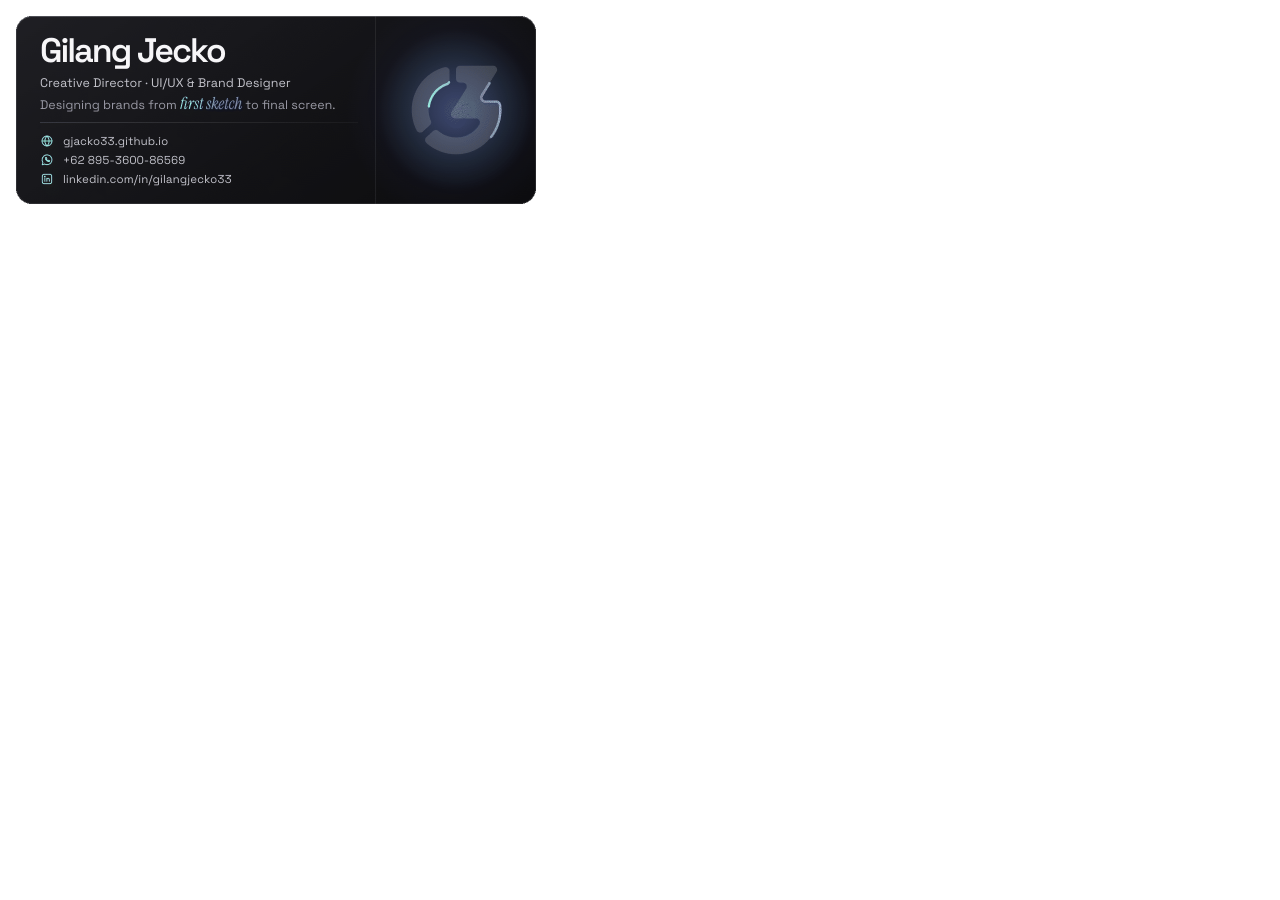
<file: signature/gilang-jecko-signature.html>
<!doctype html>
<html lang="en">
<head>
<meta charset="utf-8" />
<meta name="viewport" content="width=device-width, initial-scale=1" />
<title>Gilang Jecko · Signature</title>
</head>
<body style="margin:0;padding:16px;background:#ffffff;">
<table cellpadding="0" cellspacing="0" border="0" role="presentation" width="520" style="border-collapse:collapse;width:100%;max-width:520px;">
  <tr>
    <td style="padding:0;">
      <a href="https://gjacko33.github.io/" target="_blank" style="text-decoration:none;"><img src="https://gjacko33.github.io/assets/signature/gilang-jecko-signature.gif" width="520" height="188" alt="Gilang Jecko · Creative Director, UI/UX &amp; Brand Designer · gjacko33.github.io · WhatsApp +62 895-3600-86569 · linkedin.com/in/gilangjecko33" style="display:block;width:520px;max-width:100%;height:auto;border:0;outline:none;" /></a>
    </td>
  </tr>
</table>
</body>
</html>
</file>
<file: design-tokens.css>
/* Gilang Jecko Portfolio — Design Tokens
   Concept: black fading to deep navy (3D feel), white text and glass accents lit teal to violet.
   No solid colors: every element uses a gradient. */

/* Self-hosted Space Grotesk (variable, 300–600) and Instrument Serif, latin and latin-ext only.
   Licences: assets/fonts/OFL-*.txt */
@font-face { font-family:'Space Grotesk'; font-style:normal; font-weight:300 600; font-display:swap; src:url(assets/fonts/space-grotesk-latin.woff2) format('woff2'); unicode-range:U+0000-00FF, U+0131, U+0152-0153, U+02BB-02BC, U+02C6, U+02DA, U+02DC, U+0304, U+0308, U+0329, U+2000-206F, U+20AC, U+2122, U+2191, U+2193, U+2212, U+2215, U+FEFF, U+FFFD; }
@font-face { font-family:'Instrument Serif'; font-style:normal; font-weight:400; font-display:swap; src:url(assets/fonts/instrument-serif-latin.woff2) format('woff2'); unicode-range:U+0000-00FF, U+0131, U+0152-0153, U+02BB-02BC, U+02C6, U+02DA, U+02DC, U+0304, U+0308, U+0329, U+2000-206F, U+20AC, U+2122, U+2191, U+2193, U+2212, U+2215, U+FEFF, U+FFFD; }
@font-face { font-family:'Instrument Serif'; font-style:italic; font-weight:400; font-display:swap; src:url(assets/fonts/instrument-serif-italic-latin.woff2) format('woff2'); unicode-range:U+0000-00FF, U+0131, U+0152-0153, U+02BB-02BC, U+02C6, U+02DA, U+02DC, U+0304, U+0308, U+0329, U+2000-206F, U+20AC, U+2122, U+2191, U+2193, U+2212, U+2215, U+FEFF, U+FFFD; }
@font-face { font-family:'Space Grotesk'; font-style:normal; font-weight:300 600; font-display:swap; src:url(assets/fonts/space-grotesk-latin-ext.woff2) format('woff2'); unicode-range:U+0100-02BA, U+02BD-02C5, U+02C7-02CC, U+02CE-02D7, U+02DD-02FF, U+0304, U+0308, U+0329, U+1D00-1DBF, U+1E00-1E9F, U+1EF2-1EFF, U+2020, U+20A0-20AB, U+20AD-20C4, U+2113, U+2C60-2C7F, U+A720-A7FF; }
@font-face { font-family:'Instrument Serif'; font-style:normal; font-weight:400; font-display:swap; src:url(assets/fonts/instrument-serif-latin-ext.woff2) format('woff2'); unicode-range:U+0100-02BA, U+02BD-02C5, U+02C7-02CC, U+02CE-02D7, U+02DD-02FF, U+0304, U+0308, U+0329, U+1D00-1DBF, U+1E00-1E9F, U+1EF2-1EFF, U+2020, U+20A0-20AB, U+20AD-20C4, U+2113, U+2C60-2C7F, U+A720-A7FF; }
@font-face { font-family:'Instrument Serif'; font-style:italic; font-weight:400; font-display:swap; src:url(assets/fonts/instrument-serif-italic-latin-ext.woff2) format('woff2'); unicode-range:U+0100-02BA, U+02BD-02C5, U+02C7-02CC, U+02CE-02D7, U+02DD-02FF, U+0304, U+0308, U+0329, U+1D00-1DBF, U+1E00-1E9F, U+1EF2-1EFF, U+2020, U+20A0-20AB, U+20AD-20C4, U+2113, U+2C60-2C7F, U+A720-A7FF; }

:root {
  /* Surfaces */
  --bg:          radial-gradient(120% 80% at 50% 0%, #2b2b30 0%, #121214 45%, #060607 100%);
  --bg-base:     #060607; /* fallback under --bg */
  --card:        linear-gradient(145deg, #34343a 0%, #1c1c20 45%, #0c0c0e 100%);
  --card-light:  linear-gradient(145deg, #ffffff 0%, #e9e9ec 55%, #c9c9cf 100%);
  --placeholder: linear-gradient(160deg, #3a3a41 0%, #1a1a1e 60%, #101012 100%);

  /* Accents */
  --accent:      linear-gradient(110deg, #7ff3dc 0%, #63c9ff 34%, #6f86ff 66%, #a07cff 100%); /* glass palette: teal, blue, violet */
  --highlight:   radial-gradient(55% 85% at 80% 18%, rgba(120,255,226,.95) 0%, rgba(120,255,226,0) 62%), radial-gradient(65% 95% at 58% 100%, rgba(126,112,255,.95) 0%, rgba(126,112,255,0) 66%), radial-gradient(45% 80% at 12% 35%, rgba(70,170,140,.75) 0%, rgba(70,170,140,0) 70%), linear-gradient(112deg, rgba(255,255,255,0) 38%, rgba(255,255,255,.4) 47%, rgba(255,255,255,0) 56%), linear-gradient(180deg, #24344d 0%, #121a30 100%); /* highlight words: dark glass lit teal and violet, with a specular streak */
  --glass-rim:   rgba(232,240,255,.62);
  --glass-tint:  linear-gradient(90deg, #6fc9b8 0%, #6aaec4 38%, #7d8ae0 72%, #7a68ea 100%); /* flat version of the glass colours, for thin bars */
  --accent-soft: linear-gradient(135deg, rgba(127,243,220,.12) 0%, rgba(99,201,255,.1) 45%, rgba(126,112,255,.14) 100%);
  --accent-glow: #63c9ff;
  --on-accent:   #111923;
  --on-accent-2: #273b50;

  /* Text */
  --text-white:  linear-gradient(180deg, #ffffff 0%, #ffffff 100%); /* plain white, use with background-clip:text */
  --text-body:   #c4c4cb;
  --text-grey:   #9a9aa3;
  --text-muted:  #6f6f78;

  /* 3D depth */
  --edge: inset 0 1px 0 rgba(255,255,255,.14), inset 0 -1px 0 rgba(0,0,0,.6);
  --lift: 0 30px 60px -20px rgba(0,0,0,.8), 0 10px 20px -10px rgba(0,0,0,.6);
  --btn-accent-shadow: inset 0 1px 0 rgba(255,255,255,.48), 0 12px 30px -8px rgba(99,150,255,.4);

  /* Glow orb */
  --orb: radial-gradient(circle at 45% 62%, #7ff3dc 0%, #63c9ff 22%, #7e70ff 42%, #1f2470 60%, transparent 74%);
  --orb-blur: 60px;
  /* Soft glow with the falloff built into the stops, so it needs no blur filter and has no visible edge. */
  --glow-soft: radial-gradient(closest-side at 46% 56%, rgba(127,243,220,.10), rgba(127,243,220,.05) 40%, rgba(127,243,220,0) 75%),
               radial-gradient(closest-side, rgba(126,112,255,.30) 0%, rgba(118,118,255,.25) 16%, rgba(104,132,255,.17) 34%, rgba(88,112,236,.10) 52%, rgba(64,76,196,.045) 70%, rgba(40,44,140,.012) 86%, rgba(31,36,112,0) 100%);
  --orb-opacity: .35;

  /* Shape */
  --r-card: 22px;
  --r-image: 16px;
  --r-pill: 999px;

  /* Layout */
  --max-width: 1240px;
  --gutter: clamp(16px, 4vw, 56px);
  --section-pad: clamp(72px, 10vw, 140px);

  /* Type */
  --font-sans:  'Space Grotesk', sans-serif;
  --font-serif: 'Instrument Serif', serif; /* italic only, accent words only */
  --fs-hero:    clamp(68px, 17vw, 240px);
  --fs-h2:      clamp(36px, 6vw, 76px);
  --fs-body:    18px;
  --fs-label:   12px; /* uppercase, letter-spacing .08em */
}

/* Helpers */
.grad-white { background: var(--text-white); -webkit-background-clip: text; background-clip: text; color: transparent; }
.grad-accent { background: var(--accent);     -webkit-background-clip: text; background-clip: text; color: transparent; }
.serif      { font-family: var(--font-serif); font-style: italic; font-weight: 400; }
.card       { background: var(--card); border-radius: var(--r-card); box-shadow: var(--edge), var(--lift); }
.btn-accent { background: var(--accent); color: var(--on-accent); border-radius: var(--r-pill); box-shadow: var(--btn-accent-shadow); }
.btn-ghost  { background: linear-gradient(145deg, rgba(255,255,255,.12), rgba(255,255,255,.02));
              box-shadow: inset 0 0 0 1px rgba(255,255,255,.15), inset 0 1px 0 rgba(255,255,255,.2); border-radius: var(--r-pill); }
.label::before { content: ""; width: 8px; height: 8px; border-radius: 50%; background: var(--accent); box-shadow: 0 0 12px var(--accent-glow); }
</file>
<file: styles.css>
:root { color-scheme: dark; --ink:#f7f6f8; --muted:#a2a0aa; --line:rgba(255,255,255,.13); --accent-strong:#7ff3dc; --serif:'Instrument Serif',serif; --ease:cubic-bezier(.2,.7,.25,1); }
* { box-sizing:border-box; }
html { scroll-behavior:smooth; scroll-padding-top:96px; }
body { margin:0; color:var(--ink); background:var(--bg-base); background-image:var(--bg); background-attachment:fixed; font-family:var(--font-sans); font-size:16px; line-height:1.5; -webkit-font-smoothing:antialiased; }
body::before { position:fixed; z-index:-1; inset:0; content:""; pointer-events:none; opacity:.16; background-image:url("data:image/svg+xml,%3Csvg viewBox='0 0 180 180' xmlns='http://www.w3.org/2000/svg'%3E%3Cfilter id='n'%3E%3CfeTurbulence type='fractalNoise' baseFrequency='.8' numOctaves='3' stitchTiles='stitch'/%3E%3C/filter%3E%3Crect width='100%25' height='100%25' filter='url(%23n)' opacity='.13'/%3E%3C/svg%3E"); }
a { color:inherit; text-decoration:none; }
button { font:inherit; }
/* clip, not hidden: hidden makes the shell a scroll container, which stops the sticky header and story cards from pinning. */
.site-shell { overflow-x:hidden; overflow-x:clip; }
.section-wrap { width:min(100% - 2 * var(--gutter), var(--max-width)); margin-inline:auto; }
.site-header { position:sticky; z-index:20; top:12px; display:grid; grid-template-columns:1fr auto 1fr; align-items:center; width:min(100% - 2 * var(--gutter), var(--max-width)); min-height:60px; margin:12px auto 0; padding:8px 10px 8px 22px; border:1px solid rgba(255,255,255,.12); border-radius:999px; background:rgba(10,10,12,.78); box-shadow:0 12px 40px rgba(0,0,0,.25); backdrop-filter:blur(20px); }
.wordmark { display:flex; align-items:center; width:max-content; line-height:1; }
.wordmark-mark { display:block; width:26px; height:26px; }
.site-footer .wordmark-mark { width:20px; height:20px; }
.primary-nav { display:flex; align-items:center; gap:clamp(16px,2.4vw,34px); color:#d1cfd5; font-size:12px; }
.primary-nav a,.header-cta,.site-footer a { transition:color .25s ease,opacity .25s ease; }
.primary-nav a:hover,.site-footer a:hover { color:#fff; }
.header-cta { justify-self:end; padding:11px 17px; border-radius:var(--r-pill); background:var(--accent); color:var(--on-accent); font-size:12px; font-weight:600; box-shadow:var(--btn-accent-shadow); transition:transform .25s var(--ease); }
.header-cta { display:inline-flex; align-items:center; gap:8px; }
.btn-icon { flex:none; width:16px; height:16px; fill:none; stroke:currentColor; stroke-width:1.7; stroke-linecap:round; stroke-linejoin:round; }
.header-cta .btn-icon { width:15px; height:15px; }
.header-cta:hover,.button:hover { transform:translateY(-2px); }
.menu-toggle { display:none; }
.hero { display:grid; grid-template-columns:minmax(0,1fr) minmax(0,.7fr); grid-template-areas:"copy visual" "meta meta"; column-gap:clamp(24px,4vw,64px); padding-top:clamp(40px,7vh,88px); }
.hero-copy { position:relative; z-index:2; grid-area:copy; align-self:center; padding-bottom:clamp(32px,5vh,56px); }
.panel-top,.project-meta,.project-foot,.scroll-cue,.contact-kicker { font-size:10px; font-weight:500; letter-spacing:.13em; }
.availability { display:flex; align-items:center; gap:10px; width:max-content; max-width:100%; margin:0; padding:9px 16px 9px 14px; border:1px solid rgba(255,255,255,.14); border-radius:999px; background:linear-gradient(145deg,rgba(255,255,255,.07),rgba(255,255,255,.01)); color:#dedce2; font-size:12px; letter-spacing:.01em; }
.availability em { color:var(--accent-strong); font-family:var(--serif); font-size:1.2em; line-height:1; }
.availability-year { padding-left:10px; border-left:1px solid rgba(255,255,255,.16); color:var(--text-grey); }
.status-dot { position:relative; display:inline-block; width:7px; height:7px; border-radius:50%; background:var(--accent-glow); box-shadow:0 0 14px var(--accent-glow); flex:none; }
.availability .status-dot::after { position:absolute; inset:0; border-radius:inherit; background:var(--accent-glow); content:""; animation:status-pulse 2.4s var(--ease) infinite; }
@keyframes status-pulse { 0% { opacity:.7; transform:scale(1); } 80%,100% { opacity:0; transform:scale(2.8); } }
.hero h1 { position:relative; margin:28px 0 0 -.04em; font-family:var(--font-sans); font-size:clamp(84px,16vw,220px); font-size:clamp(84px,min(16vw,23vh),220px); font-weight:600; line-height:.72; letter-spacing:-.105em; }
.hero h1 em { display:inline-block; margin:.1em -.12em -.06em 0; padding:.06em .12em .06em 0; color:transparent; background:var(--text-white); background-clip:text; -webkit-background-clip:text; font-size:.88em; font-style:normal; font-weight:600; letter-spacing:-.09em; }
.hero-intro { max-width:430px; margin:30px 0 0; color:#c9c7ce; font-size:clamp(16px,1.5vw,20px); line-height:1.55; }
/* Serif italics overhang their box; the padding widens the gradient's paint area, the margin cancels it in layout. */
.hero-intro em,.display-heading em,.strip-heading em,.project-info h3 em,.story-head h2 em,.contact-panel h2 em { margin:0 -.14em 0 -.06em; padding:0 .14em .1em .06em; color:transparent; background:var(--highlight); background-clip:text; -webkit-background-clip:text; -webkit-box-decoration-break:clone; box-decoration-break:clone; font-family:var(--font-serif); font-weight:400; }
/* Glass highlight: the gradient fills the letters, a thin light stroke draws the rim, and stacked drop-shadows add the bevel and glow. */
.hero-intro em,.display-heading em,.strip-heading em,.project-info h3 em,.story-head h2 em,.contact-panel h2 em { -webkit-text-stroke:.018em var(--glass-rim); filter:drop-shadow(0 -1px 0 rgba(255,255,255,.22)) drop-shadow(0 2px 1px rgba(0,0,0,.55)) drop-shadow(0 0 16px rgba(99,170,255,.28)); }
/* At body size the bevel shadows would smear the letters, so the intro word keeps the glass fill, a slightly heavier rim and a soft glow. */
.hero-intro em { -webkit-text-stroke:.03em var(--glass-rim); filter:drop-shadow(0 0 8px rgba(99,170,255,.3)); }
.hero-actions,.contact-links { display:flex; flex-wrap:wrap; gap:10px; }
.hero-actions { margin-top:26px; }
.button { display:inline-flex; align-items:center; justify-content:center; gap:9px; min-height:46px; padding:0 18px; border-radius:999px; font-size:12px; font-weight:500; transition:transform .25s var(--ease),background .25s ease,border-color .25s ease; }
.hero-visual { position:relative; grid-area:visual; display:flex; min-width:0; align-items:flex-end; justify-content:center; }
.hero-portrait { position:relative; z-index:1; display:block; width:100%; height:auto; max-height:clamp(420px,calc(100vh - 250px),680px); max-height:clamp(420px,calc(100svh - 250px),680px); object-fit:contain; object-position:50% 100%; -webkit-mask-image:linear-gradient(180deg,#000 60%,transparent 97%); mask-image:linear-gradient(180deg,#000 60%,transparent 97%); }
/* Centred behind the head and shoulders and faded out well above the waist, so it never shows through where the photo fades. */
.hero-orb { position:absolute; top:-6%; left:50%; width:min(118%,600px); aspect-ratio:1; background:var(--glow-soft); transform:translateX(-50%); pointer-events:none; }
/* Hero hover: a soft circle follows the cursor over the portrait and shows the Batman version
   underneath it. The circle grows in on enter and shrinks away on leave. */
@property --reveal { syntax:"<length>"; inherits:true; initial-value:1px; }
/* The Batman layer and both masks switch on only once script.js marks the hero as interactive, so the photo shows on its own wherever the effect cannot run.
   The circle never drops below 1px: Safari paints a zero-size radial gradient as fully transparent, which would hide the photo. */
.hero-portrait-alt { display:none; position:absolute; z-index:2; bottom:0; left:50%; translate:-50% 0; -webkit-mask-image:radial-gradient(circle max(var(--reveal,1px),1px) at var(--rx,50%) var(--ry,30%),#000 55%,transparent 100%),linear-gradient(180deg,#000 60%,transparent 97%); mask-image:radial-gradient(circle max(var(--reveal,1px),1px) at var(--rx,50%) var(--ry,30%),#000 55%,transparent 100%),linear-gradient(180deg,#000 60%,transparent 97%); -webkit-mask-composite:source-in; mask-composite:intersect; transition:--reveal .6s var(--ease); pointer-events:none; }
.hero-visual.has-reveal .hero-portrait-alt { display:block; opacity:0; transition:opacity 0s linear .6s; }
/* The Batman layer stays transparent until the circle opens, so it never counts as the page's main paint; it hides only after the circle closes. */
.hero-visual.is-revealing .hero-portrait-alt { opacity:1; transition-delay:0s; }
.hero-visual.is-revealing { --reveal:clamp(110px,10vw,160px); }
/* The photo gets the inverse circle, so only the Batman layer shows inside it. */
.hero-visual.has-reveal .hero-portrait:not(.hero-portrait-alt) { -webkit-mask-image:radial-gradient(circle max(var(--reveal,1px),1px) at var(--rx,50%) var(--ry,30%),transparent 55%,#000 100%),linear-gradient(180deg,#000 60%,transparent 97%); mask-image:radial-gradient(circle max(var(--reveal,1px),1px) at var(--rx,50%) var(--ry,30%),transparent 55%,#000 100%),linear-gradient(180deg,#000 60%,transparent 97%); -webkit-mask-composite:source-in; mask-composite:intersect; transition:--reveal .6s var(--ease); }
/* On touch the photo follows a pressed finger: vertical swipes still scroll the page, and a long press does not open the image menu. */
.hero-visual.is-touch.is-revealing { --reveal:min(25vw,110px); }
.hero-visual.has-reveal.is-touch { touch-action:pan-y; -webkit-user-select:none; user-select:none; }
.hero-visual.is-touch .hero-portrait { -webkit-touch-callout:none; }
.hero-meta { position:relative; z-index:2; grid-area:meta; display:flex; align-items:center; justify-content:space-between; gap:24px; padding:20px 0 22px; border-top:1px solid var(--line); }
.stat-ticker { display:flex; align-items:center; gap:clamp(18px,3vw,36px); }
.stat-slides { display:grid; width:200px; height:56px; margin:0; padding:0; overflow:hidden; list-style:none; }
.stat-slide { display:flex; align-items:center; gap:14px; grid-area:1/1; opacity:0; transform:translateY(100%); transition:opacity .5s var(--ease),transform .6s var(--ease); }
.stat-slide.is-active { opacity:1; transform:none; }
.stat-slide.is-leaving { transform:translateY(-100%); }
.stat-slide strong { font-size:48px; font-weight:500; line-height:1; letter-spacing:-.06em; font-variant-numeric:tabular-nums; }
.stat-plus { color:var(--accent-strong); font-size:.6em; }
.stat-slide small { color:#b9b6bf; font-size:11px; line-height:1.35; letter-spacing:.02em; }
.stat-progress { display:flex; gap:5px; width:120px; }
.stat-progress span { flex:1; height:2px; overflow:hidden; border-radius:2px; background:rgba(255,255,255,.14); }
.stat-progress i { display:block; height:100%; background:var(--glass-tint); transform:scaleX(0); transform-origin:left; }
.stat-progress .is-done i { transform:scaleX(1); }
.stat-progress .is-current i { animation:stat-progress 3s linear forwards; }
@keyframes stat-progress { to { transform:scaleX(1); } }
.stat-index { color:var(--text-grey); font-size:10px; letter-spacing:.13em; font-variant-numeric:tabular-nums; }
.scroll-cue { display:flex; align-items:center; gap:15px; color:#908d96; font-size:8px; }
.scroll-cue i { color:var(--accent-strong); font-size:20px; font-style:normal; }
.section-block { padding-top:var(--section-pad); }
.about-content { display:grid; grid-template-columns:1.3fr .7fr; gap:7vw; align-items:end; padding-top:44px; }
.display-heading { margin:0; font-size:clamp(50px,8vw,106px); font-weight:500; line-height:.95; letter-spacing:-.075em; }
.outline-word { color:transparent; -webkit-text-stroke:1px rgba(255,255,255,.48); }
.inline-photo { display:inline-block; width:.86em; height:.66em; border:1px solid rgba(255,255,255,.18); border-radius:45%; background:var(--placeholder); object-fit:cover; object-position:50% 4%; vertical-align:middle; }
.about-copy { padding-bottom:5px; }
.pill { display:inline-block; margin-bottom:20px; padding:8px 13px; border:1px solid rgba(255,255,255,.17); border-radius:999px; background:var(--accent-soft); color:#b3c9df; font-size:11px; }
.about-copy p { margin:0 0 14px; color:var(--text-body); font-size:15px; line-height:1.8; }
.experience-heading { display:flex; align-items:flex-end; justify-content:space-between; gap:30px; margin:44px 0 38px; }
.experience-heading p,.work-heading p { max-width:315px; margin:0 0 5px; color:var(--text-grey); font-size:14px; line-height:1.7; }
.experience-grid { display:grid; grid-template-columns:.78fr 1.22fr; gap:18px; }
.card { background:var(--card); border-radius:var(--r-card); box-shadow:var(--edge),var(--lift); }
.skills-panel { padding:25px; }
.panel-top { display:flex; align-items:center; justify-content:space-between; color:#898690; font-size:9px; }
.skills-panel h3 { margin:50px 0 42px; font-size:38px; font-weight:500; line-height:1; letter-spacing:-.07em; }
.skills-panel h3 em { color:#b7cce1; font-family:var(--serif); font-weight:400; letter-spacing:-.01em; }
.skill-group { padding:17px 0; border-top:1px solid var(--line); }
.skill-group h4 { margin:0 0 7px; color:#f0eef2; font-size:12px; font-weight:500; }
.skill-group p { margin:0; color:#aaa7b1; font-size:12px; line-height:1.65; }
.career-list { padding:25px 27px; border:1px solid rgba(255,255,255,.1); border-radius:var(--r-card); background:rgba(255,255,255,.025); }
.career-list .panel-top { margin-bottom:13px; }
.career-row { display:grid; grid-template-columns:72px 1fr 20px; gap:14px; align-items:center; min-height:70px; border-top:1px solid var(--line); transition:padding .25s var(--ease),background .25s ease; }
.career-row:hover { padding-inline:8px; background:rgba(255,255,255,.025); }
.career-year { color:#898690; font-size:11px; }
.career-row h3 { margin:0 0 3px; font-size:14px; font-weight:500; letter-spacing:-.02em; }
.career-row p { margin:0; color:#9e9ba5; font-size:11px; }
.career-row p i { margin-left:5px; padding:3px 7px; border:1px solid rgba(255,255,255,.12); border-radius:99px; color:#92abc4; font-size:8px; font-style:normal; }
.career-mark { color:#696670; transition:color .2s,transform .2s; }
.career-row:hover .career-mark { color:var(--accent-strong); transform:translate(2px,-2px); }
.brand-strip { margin-top:var(--section-pad); padding:clamp(56px,7vw,88px) 0; border-top:1px solid rgba(255,255,255,.08); border-bottom:1px solid rgba(255,255,255,.08); background:radial-gradient(55% 120% at 88% 0%,rgba(125,132,255,.1),transparent 70%),linear-gradient(90deg,rgba(125,132,255,.025),rgba(255,255,255,.018),rgba(125,132,255,.025)); }
.client-head { display:flex; align-items:flex-end; justify-content:space-between; gap:40px; margin-bottom:clamp(36px,4vw,52px); }
.strip-heading { margin:24px 0 0; font-size:clamp(40px,5.6vw,72px); font-weight:500; line-height:.95; letter-spacing:-.065em; }
.client-meta { display:grid; justify-items:end; gap:18px; padding-bottom:6px; }
.client-count { display:flex; align-items:center; gap:14px; margin:0; color:var(--text-grey); font-size:12px; line-height:1.4; }
.client-count strong { color:var(--ink); font-size:clamp(44px,5vw,64px); font-weight:500; line-height:.9; letter-spacing:-.06em; }
.country-list { display:flex; flex-wrap:wrap; justify-content:flex-end; gap:6px; margin:0; padding:0; list-style:none; }
.country-list li { padding:7px 11px; border:1px solid rgba(255,255,255,.12); border-radius:999px; background:var(--accent-soft); color:#b3c9df; font-size:10px; letter-spacing:.04em; }
.client-rows { display:grid; gap:12px; }
.client-row { overflow:hidden; -webkit-mask-image:linear-gradient(90deg,transparent,#000 8%,#000 92%,transparent); mask-image:linear-gradient(90deg,transparent,#000 8%,#000 92%,transparent); }
.client-track { display:flex; width:max-content; margin:0; padding:0; list-style:none; animation:client-scroll 42s linear infinite; }
.client-row.is-reverse .client-track { animation-duration:48s; animation-direction:reverse; }
.client-row:hover .client-track { animation-play-state:paused; }
/* Tiles carry their own right margin (no flex gap) so translateX(-50%) lands exactly on the cloned set. */
.client-tile { display:grid; flex:none; width:190px; height:96px; margin-right:12px; padding:0 20px; place-items:center; border:1px solid rgba(255,255,255,.09); border-radius:18px; background:linear-gradient(145deg,rgba(255,255,255,.055),rgba(255,255,255,.012)); box-shadow:inset 0 1px 0 rgba(255,255,255,.06); color:#d9d6de; font-size:15px; font-weight:500; letter-spacing:-.02em; text-align:center; white-space:nowrap; transition:border-color .3s ease,background .3s ease,color .3s ease; }
/* Logos render black and white: flat ones become a white silhouette, ones with inner detail stay tonal. */
.client-tile img { display:block; width:auto; max-width:100%; height:var(--logo-h,30px); object-fit:contain; opacity:.74; filter:brightness(0) invert(1); transition:opacity .3s ease; }
.client-tile.is-tonal img { filter:grayscale(1) brightness(1.15) contrast(1.05); }
.client-tile:hover { border-color:rgba(143,180,212,.42); background:var(--accent-soft); color:#fff; }
.client-tile:hover img,.client-tile:hover .client-lockup { opacity:1; }
.client-lockup { display:inline-flex; align-items:center; color:#fff; opacity:.74; white-space:nowrap; transition:opacity .3s ease; }
.client-lockup img { width:auto; height:1.2em; opacity:1; }
.client-lockup b { font-weight:inherit; }
.lockup-steroids { gap:.04em; font-family:'Inter Tight',var(--font-sans); font-size:19px; font-weight:800; letter-spacing:.02em; }
.lockup-pixel { gap:8px; font-family:'Plus Jakarta Sans',var(--font-sans); font-size:13.5px; font-weight:600; letter-spacing:-.02em; }
.lockup-pixel img { height:20px; }
.lockup-aspire { gap:7px; font-family:'Urbanist',var(--font-sans); font-size:11.5px; letter-spacing:.025em; }
.lockup-aspire img { height:23px; }
.lockup-aspire b { font-weight:900; }
.lockup-aspire i { margin-left:-2px; font-style:normal; font-weight:600; opacity:.8; }
@keyframes client-scroll { to { transform:translateX(-50%); } }
.work-heading { display:flex; justify-content:space-between; align-items:flex-end; gap:30px; margin:42px 0 34px; }
.work-heading p { margin-top:16px; }
.work-count { padding-bottom:5px; color:#88858f; font-size:10px; letter-spacing:.13em; white-space:nowrap; }
.gallery-actions { display:flex; align-items:center; gap:14px; }
.project-list { display:grid; gap:28px; }
/* Cards pin below the header and stack; script.js sets --stack (0 to 1) as the next card slides over, shrinking and dimming this one. */
.project-card { position:sticky; top:calc(96px + var(--i,0) * 14px); display:grid; grid-template-columns:minmax(0,1.15fr) minmax(0,.85fr); height:min(600px,calc(100vh - 150px)); height:min(600px,calc(100svh - 150px)); overflow:hidden; border:1px solid rgba(255,255,255,.1); border-radius:28px; background:linear-gradient(145deg,#1c1c20 0%,#121215 60%,#0e0e10 100%); box-shadow:0 -24px 60px -36px rgba(0,0,0,.9); transform:scale(calc(1 - var(--stack,0) * .05)); transform-origin:50% 0; filter:brightness(calc(1 - var(--stack,0) * .45)); }
.project-card:nth-child(even) { grid-template-columns:minmax(0,.85fr) minmax(0,1.15fr); }
.project-card:nth-child(even) .project-visual { order:2; }
.project-visual { position:relative; display:flex; min-height:0; flex-direction:column; align-items:center; justify-content:center; overflow:hidden; isolation:isolate; background:var(--placeholder); }
.project-visual::before { position:absolute; z-index:-1; inset:0; content:""; background:radial-gradient(ellipse at 50% 35%,rgba(255,255,255,.11),transparent 62%); }
.project-visual.has-cover::before { display:none; }
/* Motion cover: a 6:5 cut of the loop fills the desktop card; phones get the original 16:9 in a 16:9 frame. Only the visible one loads. */
.cover-video { position:absolute; z-index:-1; inset:0; width:100%; height:100%; object-fit:cover; }
.cover-video.is-wide { display:none; }
.cover-type { z-index:1; color:#fff; font-size:clamp(30px,5vw,63px); font-weight:600; line-height:.82; letter-spacing:-.09em; text-align:center; }
.cover-type em { color:#b5cce1; font-family:var(--serif); font-size:1.1em; font-weight:400; }
.project-continue .project-visual { background:radial-gradient(ellipse at 55% 50%,#4e323f 0,#272126 38%,#111114 75%); }
.cover-orbit { position:absolute; width:min(35vw,300px); aspect-ratio:1; border:1px solid rgba(255,177,221,.28); border-radius:50%; transform:scaleX(1.6) rotate(-26deg); }
.cover-orbit::before,.cover-orbit::after { position:absolute; inset:17%; border:1px solid rgba(255,177,221,.18); border-radius:50%; content:""; }
.cover-orbit::after { inset:34%; }
.project-info { display:flex; min-height:0; flex-direction:column; padding:clamp(28px,3.4vw,48px); }
.project-meta { display:flex; justify-content:space-between; color:#8e8b95; }
.project-info h3 { margin:auto 0 0; font-size:clamp(40px,4.6vw,64px); font-weight:500; line-height:.92; letter-spacing:-.07em; }
.project-pitch { max-width:34ch; margin:18px 0 0; color:#d2cfd7; font-size:clamp(15px,1.25vw,17px); line-height:1.55; }
.project-facts { margin:26px 0 0; border-top:1px solid var(--line); }
.project-facts div { display:grid; grid-template-columns:92px minmax(0,1fr); gap:14px; padding:11px 0; border-bottom:1px solid var(--line); }
.project-facts dt { padding-top:2px; color:#8e8b95; font-size:10px; letter-spacing:.13em; text-transform:uppercase; }
.project-facts dd { margin:0; color:#e6e3ea; font-size:13.5px; line-height:1.5; }
.story-open,.story-link { display:inline-flex; align-items:center; align-self:flex-start; gap:14px; min-height:46px; padding:0 20px; border:1px solid rgba(255,255,255,.2); border-radius:999px; background:linear-gradient(145deg,rgba(255,255,255,.08),rgba(255,255,255,.015)); color:#f2f0f4; cursor:pointer; font-size:12px; font-weight:500; transition:border-color .25s ease,background .25s ease; }
.story-open { margin-top:24px; }
.story-open span { color:var(--accent-strong); transition:transform .25s var(--ease); }
.story-open:hover span { transform:translateX(4px); }
html.has-dialog { overflow:hidden; }
.story-dialog { width:min(1080px,100% - 32px); max-width:none; height:calc(100% - 48px); max-height:none; margin:auto; padding:0; overflow:hidden; border:1px solid rgba(255,255,255,.12); border-radius:28px; background:#0d0d10; color:var(--ink); box-shadow:0 40px 120px rgba(0,0,0,.6); }
.story-dialog[open] { animation:story-in .45s var(--ease); }
.story-dialog::backdrop { background:rgba(4,4,6,.78); backdrop-filter:blur(10px); }
@keyframes story-in { from { opacity:0; transform:translateY(24px); } }
.story-panel { height:100%; overflow-y:auto; overscroll-behavior:contain; }
.story-bar { position:sticky; z-index:2; top:0; display:flex; align-items:center; justify-content:space-between; padding:14px clamp(20px,4vw,48px); border-bottom:1px solid var(--line); background:rgba(13,13,16,.9); backdrop-filter:blur(12px); }
.story-count { color:#8e8b95; font-size:10px; letter-spacing:.13em; }
.story-close { display:grid; width:40px; height:40px; place-items:center; border:1px solid rgba(255,255,255,.16); border-radius:50%; background:rgba(255,255,255,.04); color:#f5f1f5; cursor:pointer; font-size:24px; line-height:1; }
.story-close:hover { border-color:rgba(143,180,212,.6); background:var(--accent-soft); }
.story-body { padding:clamp(28px,5vw,64px) clamp(20px,5vw,64px) 16px; }
.story-head { max-width:780px; }
.story-kicker { margin:0; color:var(--accent-strong); font-size:11px; letter-spacing:.13em; text-transform:uppercase; }
.story-head h2 { margin:18px 0 0; font-size:clamp(48px,7vw,96px); font-weight:500; line-height:.9; letter-spacing:-.07em; }
.story-tagline { max-width:32ch; margin:22px 0 0; color:#d2cfd7; font-size:clamp(18px,1.8vw,22px); line-height:1.45; }
.story-facts { display:grid; grid-template-columns:repeat(3,minmax(0,1fr)); gap:0 28px; margin:clamp(32px,4vw,48px) 0 0; border-top:1px solid var(--line); }
.story-facts div { padding:14px 0; border-bottom:1px solid var(--line); }
.story-facts dt { color:#8e8b95; font-size:10px; letter-spacing:.13em; text-transform:uppercase; }
.story-facts dd { margin:6px 0 0; color:#e6e3ea; font-size:14px; line-height:1.5; }
.story-section { display:grid; grid-template-columns:170px minmax(0,1fr); gap:20px clamp(24px,4vw,56px); padding:clamp(32px,4vw,48px) 0; border-bottom:1px solid var(--line); }
.story-section:last-child { border-bottom:0; }
.story-section h3 { margin:4px 0 0; color:#a6a3ad; font-size:11px; font-weight:500; letter-spacing:.13em; text-transform:uppercase; }
.story-section p,.story-section li { color:#c9c6cf; font-size:16px; line-height:1.7; }
.story-section .story-lead { max-width:60ch; margin:0; color:#ebe8ef; font-size:clamp(18px,1.7vw,21px); line-height:1.55; }
.story-challenges { display:grid; grid-template-columns:repeat(auto-fit,minmax(230px,1fr)); gap:14px; margin:0; padding:0; list-style:none; counter-reset:challenge; }
.story-challenges li { padding:22px; border:1px solid rgba(255,255,255,.1); border-radius:18px; background:linear-gradient(145deg,rgba(255,255,255,.05),rgba(255,255,255,.01)); counter-increment:challenge; }
.story-challenges li::before { display:block; margin-bottom:14px; color:var(--accent-strong); content:counter(challenge,decimal-leading-zero); font-size:11px; letter-spacing:.13em; }
.story-challenges strong,.story-steps strong { display:block; color:#f2f0f4; font-size:16px; font-weight:500; line-height:1.35; }
.story-section .story-challenges p { margin:8px 0 0; font-size:14.5px; line-height:1.65; }
.story-steps { display:grid; margin:0; padding:0; list-style:none; counter-reset:step; }
.story-steps li { display:grid; grid-template-columns:44px minmax(0,1fr); gap:6px 16px; padding:18px 0; border-top:1px solid var(--line); counter-increment:step; }
.story-steps li:first-child { padding-top:0; border-top:0; }
.story-steps li::before { grid-row:1 / span 2; padding-top:2px; color:var(--accent-strong); content:counter(step,decimal-leading-zero); font-size:13px; font-variant-numeric:tabular-nums; }
.story-section .story-steps p { grid-column:2; max-width:62ch; margin:0; font-size:15px; }
.story-solution { display:grid; margin:0; padding:0; list-style:none; }
.story-solution li { display:grid; grid-template-columns:minmax(140px,190px) minmax(0,1fr); gap:16px; padding:14px 0; border-top:1px solid var(--line); font-size:15px; }
.story-solution li:first-child { padding-top:0; border-top:0; }
.story-solution strong { color:#f2f0f4; font-weight:500; }
.story-outcome p { max-width:60ch; margin:0 0 18px; }
.story-section .story-stat { color:#c9c6cf; }
.story-stat strong { display:block; margin-bottom:6px; color:var(--ink); font-size:clamp(48px,6vw,72px); font-weight:500; line-height:1; letter-spacing:-.06em; }
.story-link span { color:var(--accent-strong); }
.story-section .asset-note { margin:18px 0 0; color:#85818c; font-size:12px; }
.story-next { display:flex; width:100%; align-items:center; gap:16px; padding:28px clamp(20px,5vw,64px) 36px; border:0; border-top:1px solid var(--line); background:linear-gradient(90deg,rgba(125,132,255,.1),transparent 60%); color:var(--ink); cursor:pointer; font:inherit; text-align:left; }
.story-next span { color:#8e8b95; font-size:10px; letter-spacing:.13em; text-transform:uppercase; }
.story-next strong { font-size:clamp(26px,3.4vw,44px); font-weight:500; letter-spacing:-.05em; }
.story-next i { margin-left:auto; color:var(--accent-strong); font-size:28px; font-style:normal; transition:transform .3s var(--ease); }
.story-next:hover i { transform:translateX(6px); }
.hug-art { background:radial-gradient(ellipse at 54% 53%,#775770,#473b4d 45%,#211e29 100%); }
.hug-art .cover-type { position:relative; z-index:1; font-family:var(--font-sans); font-size:clamp(45px,8vw,94px); font-weight:500; line-height:.72; }
.hug-art .cover-type em { font-family:var(--serif); }
.hug-sun { position:absolute; top:20%; right:20%; color:#f7d9ad; font-size:50px; }
.project-paw .project-visual { background:radial-gradient(ellipse at 45% 50%,#435a5a,#253334 53%,#14191b); }
.supps-art { background:radial-gradient(ellipse at 51% 56%,#6f3538,#3b2329 44%,#161517 84%); }
.supps-package { z-index:1; display:grid; width:165px; height:210px; place-content:center; border:1px solid rgba(255,255,255,.35); background:linear-gradient(120deg,#c3c5c2,#555759 33%,#28282c 34%); box-shadow:0 24px 55px rgba(0,0,0,.46); color:#19191a; font-size:22px; font-weight:700; line-height:.95; text-align:center; transform:rotate(-5deg); }
.supps-package b { color:#f9f5eb; font-size:50px; letter-spacing:-.1em; }
.supps-caption { position:absolute; right:8%; bottom:20%; color:rgba(255,255,255,.4); font-size:24px; font-weight:700; line-height:.9; text-align:right; }
/* Work index: hovering or focusing a row swaps the pinned browser frame; on narrow screens each row shows its own screenshot. */
.site-index { display:grid; grid-template-columns:minmax(0,1fr) minmax(0,1.12fr); gap:clamp(28px,4vw,64px); align-items:start; }
.site-list { margin:0; padding:0; list-style:none; border-top:1px solid var(--line); }
.site-row { border-bottom:1px solid var(--line); }
.site-link { display:grid; grid-template-columns:34px minmax(0,1fr) auto; grid-template-areas:"num name status" "num kind status"; align-items:center; gap:2px 14px; padding:16px 4px; color:inherit; cursor:pointer; outline:none; transition:padding .35s var(--ease); }
.site-num { grid-area:num; align-self:start; padding-top:9px; color:#6f6c76; font-size:10px; letter-spacing:.13em; font-variant-numeric:tabular-nums; }
.site-name { grid-area:name; color:#77747d; font-size:clamp(26px,2.8vw,40px); font-weight:500; line-height:1.05; letter-spacing:-.05em; transition:color .3s ease; }
.site-kind { grid-area:kind; color:#77747d; font-size:12px; transition:color .3s ease; }
.site-status { grid-area:status; padding:6px 11px; border:1px solid rgba(255,255,255,.12); border-radius:999px; color:#8e8b95; font-size:10px; letter-spacing:.06em; white-space:nowrap; transition:border-color .3s ease,background .3s ease,color .3s ease; }
.site-status i { font-style:normal; }
.site-status.is-live { color:#b3c9df; }
.site-row.is-active .site-link { padding-left:14px; }
.site-row.is-active .site-name { color:var(--ink); }
.site-row.is-active .site-kind { color:#b9b6bf; }
.site-row.is-active .site-status { border-color:rgba(143,180,212,.45); background:var(--accent-soft); color:#dbe8f4; }
.site-link:focus-visible .site-name { text-decoration:underline; text-decoration-thickness:1px; text-underline-offset:6px; }
.site-preview { position:sticky; top:110px; }
/* The stage is a showcase scene per site: a tilted desktop window and a phone, each scrolling the real page, over a glow in the site's colour. It shrinks to fit short screens while pinned. */
.site-stage { position:relative; container-type:size; aspect-ratio:4/5; max-height:calc(100vh - 140px); max-height:calc(100svh - 140px); overflow:hidden; border:1px solid rgba(255,255,255,.08); border-radius:26px; background:#08080a; box-shadow:var(--lift); }
.site-stage .site-shot { object-position:50% 50%; transform:scale(1.04); }
.site-stage .site-shot.is-active { transform:none; }
.site-shot { position:absolute; inset:0; width:100%; height:100%; object-fit:cover; object-position:top; opacity:0; transform:scale(1.02); transition:opacity .45s var(--ease),transform .6s var(--ease); }
.site-shot.is-active { opacity:1; transform:none; }
/* Scenes that have finished fading out are parked: nothing inside them is laid out or painted, so their 3D layers hold no memory. */
.site-shot.is-parked { visibility:hidden; content-visibility:hidden; }
.site-viewport { position:relative; display:block; height:100%; overflow:hidden; container-type:size; background:#fff; }
.site-page { display:block; width:100%; height:auto; }
.site-shot.is-active .site-page { animation:site-scroll var(--scroll,20s) cubic-bezier(.45,0,.55,1) infinite alternate; }
@keyframes site-scroll { 0%,8% { transform:translateY(0); } 92%,100% { transform:translateY(calc(-100% + 100cqh)); } }
.site-scene { overflow:hidden; perspective:1050px; background:radial-gradient(ellipse 70% 50% at 72% 46%,color-mix(in srgb,var(--tone) 72%,transparent),transparent 70%),radial-gradient(ellipse 55% 40% at 10% 92%,color-mix(in srgb,var(--tone) 45%,transparent),transparent 70%),linear-gradient(180deg,#09090b,#121215); }
.site-scene::before { position:absolute; inset:0; background:linear-gradient(rgba(255,255,255,.05) 1px,transparent 1px) 0 0/6cqw 6cqw,linear-gradient(90deg,rgba(255,255,255,.05) 1px,transparent 1px) 0 0/6cqw 6cqw; content:""; -webkit-mask-image:radial-gradient(ellipse 70% 60% at 60% 50%,#000,transparent 75%); mask-image:radial-gradient(ellipse 70% 60% at 60% 50%,#000,transparent 75%); }
.site-scene::after { position:absolute; right:-10cqw; bottom:3cqh; left:4cqw; height:16cqh; border-radius:50%; background:radial-gradient(closest-side,rgba(0,0,0,.65),transparent); content:""; filter:blur(8px); }
.sx-word { position:absolute; top:6cqh; left:6cqw; color:transparent; font-size:18cqw; font-weight:600; line-height:.9; letter-spacing:-.06em; white-space:nowrap; background:linear-gradient(180deg,rgba(255,255,255,.34),color-mix(in srgb,var(--tone) 30%,transparent) 55%,transparent 92%); -webkit-background-clip:text; background-clip:text; }
.sx-desk { position:absolute; z-index:1; top:25cqh; left:13cqw; display:flex; width:112cqw; aspect-ratio:16/10.5; flex-direction:column; overflow:hidden; border-radius:1.8cqw; background:#141417; box-shadow:0 0 0 1px rgba(255,255,255,.12),0 60px 100px -30px rgba(0,0,0,.9),0 0 160px -20px color-mix(in srgb,var(--tone) 80%,transparent); transform:rotateY(-27deg) rotateX(13deg) rotateZ(5deg); transform-origin:0 50%; }
.sx-desk::after,.sx-phone .site-viewport::after { position:absolute; z-index:2; inset:0; background:linear-gradient(115deg,transparent 35%,rgba(255,255,255,.1) 48%,transparent 62%); content:""; pointer-events:none; }
.sx-bar { position:relative; display:flex; flex:none; align-items:center; gap:.9cqw; height:4.6cqw; padding:0 2cqw; border-bottom:1px solid rgba(255,255,255,.06); background:#1a1a1e; }
.sx-bar i { width:1.2cqw; height:1.2cqw; border-radius:50%; background:rgba(255,255,255,.2); }
.sx-bar span { position:absolute; left:50%; padding:.5cqw 2.4cqw; border-radius:999px; background:rgba(255,255,255,.07); color:#c9c6cf; font-size:1.7cqw; letter-spacing:.04em; white-space:nowrap; transform:translateX(-50%); }
.sx-desk .site-viewport { flex:1; height:auto; min-height:0; }
.sx-phone { position:absolute; z-index:2; bottom:5cqh; left:6cqw; width:30cqw; aspect-ratio:9/19.5; padding:1.1cqw; border-radius:5.4cqw; background:linear-gradient(145deg,#4a4a52,#141417 40%,#2e2e34); box-shadow:inset 0 0 0 1px rgba(255,255,255,.22),0 50px 80px -20px rgba(0,0,0,.95),0 0 100px -24px color-mix(in srgb,var(--tone) 70%,transparent); transform:rotateY(24deg) rotateX(10deg) rotateZ(-7deg); }
.sx-phone::after { position:absolute; top:2.2cqw; left:50%; width:8cqw; height:2.2cqw; border-radius:999px; background:#0a0a0c; content:""; transform:translateX(-50%); }
.sx-phone .site-viewport { border-radius:4.3cqw; }
@media (prefers-reduced-motion:reduce) { .site-page,.mail-page { animation:none!important; } }
/* Email showcase: one phone on the left plays the chosen email, the brand list on the right picks it.
   --mail-tone is registered so the glow fades between brand colours instead of jumping. */
@property --mail-tone { syntax:"<color>"; inherits:true; initial-value:#d29d14; }
.mail-showcase { display:grid; grid-template-columns:minmax(0,5fr) minmax(0,6fr); gap:clamp(24px,4.5vw,72px); align-items:start; transition:--mail-tone 1.2s ease; }
.mail-viewer { position:relative; display:flex; flex-direction:column; align-items:center; overflow:hidden; padding:clamp(36px,4vw,56px) 24px 24px; border-radius:var(--r-card); background:linear-gradient(180deg,#0b0b0d,#111114); box-shadow:inset 0 0 0 1px rgba(255,255,255,.07); isolation:isolate; }
/* Two low, wide light pools: a haze behind the phone and a softer one where it meets the floor. */
.mail-viewer::before { position:absolute; z-index:-1; inset:0; background:radial-gradient(ellipse 52% 44% at 50% 44%,color-mix(in srgb,var(--mail-tone) 26%,transparent),transparent),radial-gradient(ellipse 46% 14% at 50% 90%,color-mix(in srgb,var(--mail-tone) 16%,transparent),transparent); content:""; }
.mail-device { position:relative; height:clamp(480px,46vw,640px); aspect-ratio:9/19.5; container-type:size; }
/* Side buttons */
.mail-device::before,.mail-device::after { position:absolute; width:1.1cqw; border-radius:1cqw; background:linear-gradient(90deg,#1c1c20,#34343a); content:""; }
.mail-device::before { top:24cqw; left:-.7cqw; height:14cqw; box-shadow:0 20cqw 0 #26262b; }
.mail-device::after { top:34cqw; right:-.7cqw; height:22cqw; }
.mail-phone { position:absolute; z-index:1; inset:0; display:block; padding:3.2cqw; border:0; border-radius:14.5cqw; background:linear-gradient(150deg,#3b3b42,#17171b 32%,#0c0c0f 68%,#2b2b31); color:inherit; font:inherit; cursor:zoom-in; box-shadow:inset 0 0 0 1px rgba(255,255,255,.16),inset 0 0 0 .9cqw #070709,0 50px 80px -36px rgba(0,0,0,.95); transition:transform .6s cubic-bezier(.2,.7,.2,1); }
.mail-phone:focus-visible { outline:2px solid color-mix(in srgb,var(--mail-tone) 70%,#fff); outline-offset:4px; }
/* Dynamic island */
.mail-phone::before { position:absolute; z-index:2; top:5.6cqw; left:50%; width:27cqw; height:7.6cqw; border-radius:999px; background:#040405; content:""; transform:translateX(-50%); }
.mail-screen { position:relative; display:block; height:100%; overflow:hidden; border-radius:11.4cqw; background:#050506; }
/* Status bar: the time on the left, a battery on the right. */
.mail-screen::before { position:absolute; top:4.3cqw; left:9.5cqw; color:#f2f0f5; content:"9:41"; font-size:3.7cqw; font-weight:600; letter-spacing:.01em; line-height:1; }
.mail-screen::after { position:absolute; top:4.5cqw; right:8.5cqw; width:6.4cqw; height:3cqw; border:.35cqw solid rgba(242,240,245,.55); border-radius:1cqw; background:linear-gradient(90deg,#f2f0f5 72%,transparent 72%) padding-box; content:""; }
.mail-view { position:absolute; inset:11.5cqw 0 0; display:block; overflow:hidden; container-type:size; background:#f2f1ee; }
.mail-view::after { position:absolute; inset:0; background:linear-gradient(118deg,transparent 40%,rgba(255,255,255,.1) 50%,transparent 60%); content:""; pointer-events:none; }
.mail-page { display:block; width:100%; height:auto; transition:opacity .35s ease; animation:site-scroll var(--scroll,20s) cubic-bezier(.45,0,.55,1) infinite alternate; }
.mail-page.is-swapping { opacity:0; }
.mail-page.is-manual { animation:none; transition:opacity .35s ease,transform .6s cubic-bezier(.2,.7,.2,1); }
/* Up and down buttons beside the phone take over from the auto-scroll. The phone stays centred, the buttons sit in the right-hand column. */
.mail-stage { display:grid; grid-template-columns:1fr auto 1fr; align-items:center; column-gap:clamp(14px,2.4vw,28px); width:100%; }
.mail-stage .mail-device { grid-column:2; }
.mail-scroll { display:flex; flex-direction:column; gap:10px; grid-column:3; justify-self:start; }
.mail-scroll-btn { display:grid; width:42px; height:42px; padding:0; place-items:center; border:1px solid rgba(255,255,255,.14); border-radius:50%; background:rgba(255,255,255,.04); color:#c9c6cf; cursor:pointer; touch-action:manipulation; -webkit-user-select:none; user-select:none; transition:border-color .25s ease,background-color .25s ease,color .25s ease,opacity .25s ease; }
.mail-scroll-btn svg { width:16px; height:16px; }
.mail-scroll-btn:not(:disabled):hover,.mail-scroll-btn:not(:disabled):active { border-color:color-mix(in srgb,var(--mail-tone) 55%,transparent); background:color-mix(in srgb,var(--mail-tone) 14%,transparent); color:#fff; }
.mail-scroll-btn:focus-visible { outline:2px solid color-mix(in srgb,var(--mail-tone) 70%,#fff); outline-offset:3px; }
.mail-scroll-btn:disabled { opacity:.32; cursor:default; }
.mail-caption { display:flex; align-items:baseline; gap:10px; margin:24px 0 0; font-size:13px; }
.mail-caption-brand { color:#f2f0f5; }
.mail-caption-name { color:#8e8b95; }
.mail-caption-name::before { margin-right:10px; color:#4a4850; content:"/"; }
@media (hover:hover) { .mail-phone:hover { transform:translateY(-6px); } }
.mail-brands { margin:0; padding:0; border-top:1px solid rgba(255,255,255,.08); list-style:none; }
.mail-brand { border-bottom:1px solid rgba(255,255,255,.08); }
.mail-brand-head { display:flex; align-items:center; gap:16px; width:100%; min-height:76px; padding:0 6px; border:0; background:none; color:inherit; font:inherit; text-align:left; cursor:pointer; }
.mail-brand-head:focus-visible { outline:2px solid var(--accent); outline-offset:-2px; border-radius:12px; }
.mail-logo { display:block; width:auto; max-width:150px; height:var(--logo-h,24px); object-fit:contain; object-position:left center; filter:brightness(0) invert(1); opacity:.5; transition:opacity .3s ease,filter .4s ease; }
/* Full-colour logos sit in grey until their brand is open; the one-colour ones stay white. */
.mail-logo.is-huggooling,.mail-logo.is-supps247 { filter:grayscale(1) brightness(1.15) contrast(1.05); }
.mail-brand.is-open .mail-logo.is-huggooling,.mail-brand.is-open .mail-logo.is-supps247 { filter:none; }
.mail-logo.is-huggooling { --logo-h:26px; }
.mail-logo.is-mkp { --logo-h:32px; }
.mail-logo.is-supps247 { --logo-h:28px; }
.mail-logo.is-iilumo { --logo-h:26px; }
.mail-brand.is-open .mail-logo,.mail-brand-head:hover .mail-logo { opacity:1; }
.mail-count { margin-left:auto; color:#6f6c76; font-size:10px; letter-spacing:.13em; text-transform:uppercase; }
.mail-chevron { width:8px; height:8px; margin:0 6px 4px 4px; border-right:1.5px solid #8e8b95; border-bottom:1.5px solid #8e8b95; transform:rotate(45deg); transition:transform .45s cubic-bezier(.2,.7,.2,1); }
.mail-brand.is-open .mail-chevron { margin-bottom:-4px; transform:rotate(-135deg); }
.mail-items-wrap { display:grid; grid-template-rows:0fr; transition:grid-template-rows .55s cubic-bezier(.2,.7,.2,1); }
.mail-brand.is-open .mail-items-wrap { grid-template-rows:1fr; }
.mail-items { min-height:0; margin:0; padding:0; overflow:hidden; list-style:none; }
.mail-items li:last-child { margin-bottom:14px; }
.mail-item { display:flex; align-items:center; gap:16px; width:100%; padding:10px 12px; border:0; border-radius:12px; background:transparent; color:#8e8b95; font:inherit; font-size:15px; letter-spacing:-.01em; text-align:left; cursor:pointer; transition:background-color .3s ease,color .3s ease; }
.mail-item:hover { background:rgba(255,255,255,.03); color:#f2f0f5; }
.mail-item:focus-visible { outline:2px solid var(--accent); outline-offset:-2px; }
.mail-item[aria-pressed="true"] { background:color-mix(in srgb,var(--tone) 11%,transparent); color:#f2f0f5; }
.mail-item-num { color:#6f6c76; font-size:10px; letter-spacing:.13em; font-variant-numeric:tabular-nums; transition:color .3s ease; }
.mail-item[aria-pressed="true"] .mail-item-num { color:color-mix(in srgb,var(--tone) 75%,#fff); }
/* Graphics: one showcase per brand. Each panel fades in and out of its brand tint, so brands blend into each other. */
.gfx-index { display:flex; flex-wrap:wrap; gap:8px; margin:0 0 clamp(40px,6vw,72px); }
.gfx-index a { padding:8px 13px; border:1px solid rgba(255,255,255,.14); border-radius:999px; background:rgba(255,255,255,.03); color:#c9c6cf; font-size:12px; white-space:nowrap; transition:border-color .25s ease,background .25s ease,color .25s ease; }
.gfx-index a:hover { border-color:rgba(143,180,212,.5); background:var(--accent-soft); color:#fff; }
.gfx-brand { position:relative; padding:clamp(56px,6vw,84px) 0 clamp(50px,6vw,80px); scroll-margin-top:60px; background:linear-gradient(180deg,transparent 0%,color-mix(in srgb,var(--brand) 18%,#060607) 24%,color-mix(in srgb,var(--brand) 18%,#060607) 76%,transparent 100%); }
/* Brand panels render only near the screen, so off-screen reels and their images hold no memory (iOS Safari runs out otherwise). */
.gfx-brand { content-visibility:auto; contain-intrinsic-size:auto 1000px; }
.is-offscreen *,.is-offscreen *::before,.is-offscreen *::after { animation-play-state:paused!important; }
.gfx-brand::before { position:absolute; top:28%; left:50%; width:min(70vw,900px); aspect-ratio:1.6; border-radius:50%; background:radial-gradient(closest-side,color-mix(in srgb,var(--brand) 55%,transparent),transparent); filter:blur(40px); opacity:.45; content:""; transform:translateX(-50%); pointer-events:none; }
.gfx-head { position:relative; display:flex; align-items:center; justify-content:space-between; gap:20px; margin-bottom:clamp(16px,2vw,24px); }
.gfx-head-brand { display:flex; align-items:center; gap:16px; }
.gfx-head-brand .gfx-logo,.gfx-head-brand .gfx-lockup,.gfx-head-brand .gfx-wordmark { max-height:34px; max-width:150px; }
.gfx-head h3 { margin:0; padding-left:16px; border-left:1px solid rgba(255,255,255,.18); font-size:clamp(22px,2.4vw,32px); font-weight:500; letter-spacing:-.04em; }
.gfx-count { color:#a6a3ad; font-size:11px; letter-spacing:.13em; font-variant-numeric:tabular-nums; }
.gfx-stage { position:relative; display:grid; grid-template-columns:minmax(0,1fr) auto minmax(0,1fr); align-items:center; gap:clamp(10px,1.2vw,16px); padding:28px 0; overflow:hidden; -webkit-mask-image:linear-gradient(90deg,transparent,#000 7%,#000 93%,transparent); mask-image:linear-gradient(90deg,transparent,#000 7%,#000 93%,transparent); }
.gfx-rail { display:contents; }
.gfx-wall { display:flex; grid-row:1; align-items:center; gap:clamp(10px,1.2vw,16px); }
.gfx-wall.is-left { grid-column:1; justify-content:flex-end; }
.gfx-wall.is-right { grid-column:3; }
.gfx-rows { display:grid; gap:clamp(10px,1.2vw,16px); }
.gfx-row { display:flex; align-items:center; gap:clamp(10px,1.2vw,16px); }
.gfx-card { position:relative; display:grid; flex:none; width:clamp(104px,9.6vw,164px); aspect-ratio:4/5; place-items:center; overflow:hidden; border-radius:14px; background:linear-gradient(var(--a),color-mix(in srgb,var(--brand) 70%,#f2f0f4) 0%,color-mix(in srgb,var(--brand) 60%,#0d0d10) 55%,#121215 100%); box-shadow:0 18px 40px -18px rgba(0,0,0,.7); }
/* Glass edge tinted by the brand: a hairline that catches light at the top-left and fades out, plus a soft top sheen. */
.gfx-card { --glint:color-mix(in srgb,var(--brand,#8fb4d4) 55%,#fff); }
.gfx-card::before,.gfx-card::after { position:absolute; z-index:2; inset:0; border-radius:inherit; content:""; pointer-events:none; }
.gfx-card::before { background:linear-gradient(180deg,color-mix(in srgb,var(--glint) 7%,transparent),transparent 35%); }
.gfx-card::after { padding:1px; background:linear-gradient(155deg,color-mix(in srgb,var(--glint) 38%,transparent) 0%,color-mix(in srgb,var(--glint) 22%,transparent) 18%,color-mix(in srgb,var(--glint) 9%,transparent) 40%,color-mix(in srgb,var(--glint) 4%,transparent) 60%,color-mix(in srgb,var(--glint) 11%,transparent) 100%); -webkit-mask:linear-gradient(#000 0 0) content-box,linear-gradient(#000 0 0); -webkit-mask-composite:xor; mask:linear-gradient(#000 0 0) content-box exclude,linear-gradient(#000 0 0); }
.gfx-card.has-art { background:#0b0b0d; }
.gfx-card.is-raised { z-index:2; width:clamp(140px,12.6vw,214px); border-radius:18px; box-shadow:0 30px 70px -20px rgba(0,0,0,.85); }
.gfx-card .gfx-logo,.gfx-card .gfx-lockup,.gfx-card .gfx-wordmark { max-width:55%; max-height:20%; opacity:.85; }
.art-image { position:absolute; inset:0; width:100%; height:100%; object-fit:cover; }
.gfx-card.has-art { cursor:zoom-in; }
.gfx-card .art-image ~ .gfx-format { display:none; }
.gfx-phone-screen > .art-image { border-radius:inherit; }
.gfx-phone-screen::before,.gfx-phone-screen > :not(.art-image) { z-index:1; }
.gfx-format { position:absolute; top:9px; left:9px; padding:4px 8px; border:1px solid rgba(255,255,255,.25); border-radius:999px; background:rgba(0,0,0,.25); color:#f2f0f4; font-size:8px; letter-spacing:.1em; text-transform:uppercase; backdrop-filter:blur(6px); }
.gfx-logo { display:block; width:auto; height:auto; max-width:100%; filter:brightness(0) invert(1); }
.gfx-logo.is-tonal { filter:grayscale(1) brightness(1.2); }
.gfx-lockup { display:inline-flex; align-items:center; gap:.04em; color:#fff; font-family:'Inter Tight',var(--font-sans); font-size:18px; font-weight:800; letter-spacing:.02em; white-space:nowrap; }
.gfx-lockup img { width:auto; height:1.2em; filter:brightness(0) invert(1); }
.gfx-lockup b { font-weight:inherit; }
.gfx-wordmark { color:#fff; font-size:16px; font-weight:600; letter-spacing:-.03em; white-space:nowrap; }
/* Phone mockup in the middle of each collage: bezel, Dynamic Island and side buttons are all CSS. */
.gfx-phone { position:relative; z-index:3; grid-row:1; grid-column:2; width:clamp(190px,15vw,250px); aspect-ratio:9/19; padding:9px; border-radius:46px; background:linear-gradient(145deg,#3a3a40,#121215 40%,#2a2a30); box-shadow:inset 0 0 0 1px rgba(255,255,255,.18),0 40px 90px -20px rgba(0,0,0,.9),0 0 0 1px rgba(0,0,0,.6); }
.gfx-phone::before,.gfx-phone::after { position:absolute; width:3px; border-radius:2px; background:#2b2b30; content:""; }
.gfx-phone::before { top:22%; left:-3px; height:9%; }
.gfx-phone::after { top:26%; right:-3px; height:14%; }
.gfx-phone-screen { position:relative; display:grid; height:100%; place-items:center; overflow:hidden; border-radius:38px; background:linear-gradient(170deg,color-mix(in srgb,var(--brand) 80%,#f2f0f4) 0%,color-mix(in srgb,var(--brand) 70%,#0d0d10) 50%,#0d0d10 100%); }
.gfx-phone-screen::before { position:absolute; top:10px; left:50%; width:30%; height:22px; border-radius:20px; background:#050506; content:""; transform:translateX(-50%); }
.gfx-phone-screen .gfx-logo,.gfx-phone-screen .gfx-lockup,.gfx-phone-screen .gfx-wordmark { max-width:58%; max-height:14%; opacity:.9; }
.gfx-phone-screen .gfx-format { top:auto; bottom:18px; left:50%; transform:translateX(-50%); }
.gfx-story-bars { position:absolute; top:42px; right:14px; left:14px; display:flex; gap:4px; }
.gfx-story-bars i { flex:1; height:2px; border-radius:2px; background:rgba(255,255,255,.35); }
.gfx-story-bars i:first-child { background:#fff; }
.gfx-story-user { position:absolute; top:54px; left:14px; display:flex; align-items:center; gap:7px; color:#fff; font-size:10px; font-weight:500; }
.gfx-story-user span { width:20px; height:20px; border:1.5px solid #fff; border-radius:50%; background:color-mix(in srgb,var(--brand) 60%,#fff); }
/* Milkyano story reel: the Figma frame rebuilt from its layers so it can loop. The scene keeps the frame's 1080×1920 grid
   (positions are px ÷ 1080 or ÷ 1920) and sits centred in the taller screen. Layers exported on black use screen blending,
   so their black drops out. The resting state is the finished design, which is what reduced motion shows. */
.gfx-phone-screen > .reel { z-index:0; }
.reel { position:absolute; inset:0; display:grid; align-items:center; overflow:hidden; border-radius:inherit; }
.reel-scene { position:relative; width:100%; aspect-ratio:1080/1920; container-type:inline-size; }
.reel-scene > * { position:absolute; display:block; margin:0; }
.reel-scene img { height:auto; }
:where(.reel-scene) > div { font-family:var(--font-sans); }
.reel.is-milkyano { background:linear-gradient(180deg,#000 0%,#000 42%,#010a1d 62%,#021a4c 86%,#022a78 100%); }
.is-milkyano .reel-scene > img,.mk-cta { mix-blend-mode:screen; }
.mk-blob { border-radius:50%; background:radial-gradient(closest-side,rgba(82,159,255,.55),rgba(3,73,161,.38) 55%,transparent); mix-blend-mode:screen; animation:mk-drift 9s ease-in-out infinite alternate; }
.mk-blob.is-a { left:-4%; top:70%; width:58%; height:34%; }
.mk-blob.is-c { left:22%; top:80%; width:58%; height:34%; animation-duration:11s; animation-direction:alternate-reverse; }
.mk-glow { left:8.33%; top:46.88%; width:83.33%; height:36.46%; border-radius:50%; background:radial-gradient(closest-side,rgba(34,132,255,.5),rgba(34,132,255,.22) 55%,transparent); animation:mk-pulse 3s ease-in-out infinite alternate; }
.mk-wordmark { left:40.74%; top:16.46%; width:18.52%; }
.mk-headline { left:16.02%; top:20.83%; width:67.96%; }
.mk-subline { left:25.79%; top:31.61%; width:48.43%; }
.mk-cta { left:35.6%; top:33.49%; width:28.8%; }
.mk-cta img { display:block; width:100%; }
/* A light sweep crosses the Book a call pill once per loop. */
.mk-cta i { position:absolute; top:22.9%; left:9.8%; width:80.7%; height:54.2%; overflow:hidden; border-radius:999px; }
.mk-cta i::after { position:absolute; inset:0; background:linear-gradient(105deg,transparent 35%,rgba(255,255,255,.55) 50%,transparent 65%); content:""; transform:translateX(-120%); animation:mk-shine 6s ease-in-out infinite; }
.mk-play { left:1.85%; top:39.79%; width:96.3%; animation:mk-float 6s ease-in-out infinite; }
.mk-chip { left:55.56%; top:53.13%; display:flex; align-items:center; gap:1.1cqw; padding:1.6cqw 2.6cqw 1.6cqw 2.2cqw; border:.12cqw solid rgba(120,170,255,.45); border-radius:999px; background:linear-gradient(160deg,rgba(40,100,220,.75),rgba(8,30,90,.9)); box-shadow:0 0 5cqw rgba(34,132,255,.45); color:#fff; transform:rotate(4deg); -webkit-backdrop-filter:blur(1.2cqw); backdrop-filter:blur(1.2cqw); animation:mk-chip 6s ease-in-out infinite; }
.mk-chip > i { display:grid; width:3.6cqw; height:3.6cqw; place-items:center; border-radius:50%; background:#fff; color:#1f5fd6; font-size:2.2cqw; font-style:normal; font-weight:700; }
.mk-chip p { margin:0; color:rgba(255,255,255,.72); font-size:1.9cqw; line-height:1.25; white-space:nowrap; }
.mk-chip b { display:block; color:#fff; font-size:2.3cqw; font-weight:600; }
.mk-card { left:6.48%; top:64.06%; width:31.2%; padding:2.6cqw 2.7cqw 2.3cqw; border:.12cqw solid rgba(120,170,255,.4); border-radius:2.6cqw; background:linear-gradient(160deg,rgba(32,76,170,.6),rgba(4,16,50,.88)); box-shadow:0 0 6cqw rgba(34,132,255,.35); color:#fff; font-size:2.1cqw; line-height:1.2; transform:rotate(-3deg); -webkit-backdrop-filter:blur(1.2cqw); backdrop-filter:blur(1.2cqw); animation:mk-card 7s ease-in-out infinite; }
.mk-card p { display:flex; align-items:center; gap:.9cqw; margin:0; white-space:nowrap; }
.mk-card p:first-child i { width:1.2cqw; height:1.2cqw; border-radius:50%; background:#3d9bff; }
.mk-card p:last-child { color:rgba(255,255,255,.62); }
.mk-card b { color:#3d9bff; font-weight:600; }
.mk-bars { display:flex; align-items:flex-end; gap:.55cqw; height:11.4cqw; margin:1.6cqw 0 1.5cqw; }
.mk-bars i { flex:1; height:calc(var(--h) / 1080 * 100cqw); border-radius:.9cqw; background:linear-gradient(180deg,#5aa8ff,#1f5fd6); transform-origin:50% 100%; animation:mk-bar 6s cubic-bezier(.3,.7,.2,1) calc(var(--i) * .12s) infinite; }
.is-reel .gfx-story-bars i:first-child { background:linear-gradient(90deg,#fff 50%,rgba(255,255,255,.35) 50%) 0 0/200% 100%; animation:reel-progress var(--loop,6s) linear infinite; }
@keyframes mk-float { 50% { transform:translateY(-2.2cqw) rotate(-1deg); } }
@keyframes mk-chip { 50% { transform:translate(-.8cqw,1.4cqw) rotate(5.5deg); } }
@keyframes mk-card { 50% { transform:translateY(-1.4cqw) rotate(-2deg); } }
@keyframes mk-pulse { from { opacity:.65; transform:scale(.94); } }
@keyframes mk-drift { to { transform:translate(6%,-5%) scale(1.08); } }
@keyframes mk-bar { 0% { transform:scaleY(.12); } 20%,80% { transform:none; } 94%,100% { transform:scaleY(.12); } }
@keyframes mk-shine { 0%,50% { transform:translateX(-120%); } 72%,100% { transform:translateX(120%); } }
@keyframes reel-progress { from { background-position:100% 0; } }
/* Steroids story reel, rebuilt the same way from the "Why Brands Switch to Shopify" frame: the yellow line draws itself,
   the four reasons rise in one by one, then everything fades and the loop starts again. The line's path starts and ends
   off the left edge (Figma's closed shape, reopened at its hidden segment), so it reads as one stroke with no loose ends. */
.reel.is-steroids { background:#040404; }
.st-silk { left:-2.04%; top:-6.67%; width:104.07%; opacity:.17; }
.st-logo { left:38.24%; top:18.33%; display:flex; align-items:center; gap:.2cqw; color:#e7e7e7; font:600 4.15cqw/1 'Inter',var(--font-sans); letter-spacing:.02em; }
.st-logo img { width:4.66cqw; }
.st-logo b { font-weight:inherit; }
.st-h1,.st-h2 { left:0; width:100%; font-family:'Montserrat',var(--font-sans); text-align:center; white-space:nowrap; }
.st-h1 { top:27.45%; color:#fff; font-size:8.73cqw; font-weight:700; line-height:8cqw; letter-spacing:-.41cqw; }
.st-h2 { top:33.13%; color:#fff000; font-size:7.29cqw; font-weight:600; line-height:6.68cqw; letter-spacing:-.34cqw; }
.st-swoosh { left:0; top:24.69%; width:81.2%; height:auto; overflow:visible; }
.st-swoosh path { fill:none; stroke:#fff000; stroke-width:10; stroke-dasharray:1 1; animation:st-draw var(--loop) ease-in-out infinite; }
.st-pill { display:flex; align-items:center; gap:2.87cqw; height:8.07%; padding-left:6.67cqw; border:.14cqw solid rgba(255,250,200,.12); border-radius:2.47cqw; box-shadow:0 2.78cqw 4.63cqw rgba(0,0,0,.5),inset 0 .14cqw 0 rgba(255,255,255,.07); color:#fff; font-family:'Montserrat',var(--font-sans); transform:rotate(var(--r)); -webkit-backdrop-filter:blur(1cqw); backdrop-filter:blur(1cqw); animation:st-pill var(--loop) cubic-bezier(.2,.7,.2,1) calc(var(--i) * .2s) infinite backwards; }
.st-pill p { margin:0; font-size:4.07cqw; font-weight:500; line-height:3.73cqw; letter-spacing:-.19cqw; white-space:nowrap; }
.st-icon { display:grid; flex:none; width:8.8cqw; height:8.8cqw; place-items:center; border:.155cqw solid #fff000; border-radius:50%; }
.st-icon img { width:62%; height:62%; object-fit:contain; }
.st-rule { flex:none; width:.155cqw; height:6.67cqw; background:#fff000; }
.st-pill.is-1 { left:10.79%; top:41.33%; width:58.7%; background:linear-gradient(150deg,rgba(255,240,0,.06),rgba(255,240,0,.13) 60%,rgba(255,240,0,.06)); }
.st-pill.is-2 { left:22.18%; top:49.3%; width:63.52%; background:linear-gradient(160deg,rgba(255,240,0,.1),rgba(255,240,0,.16) 70%,rgba(255,240,0,.08)); }
.st-pill.is-3 { left:10.93%; top:57.45%; width:70.09%; background:radial-gradient(120% 140% at 25% 100%,rgba(255,240,0,.32),transparent 60%),linear-gradient(160deg,rgba(255,240,0,.12),rgba(255,240,0,.2)); }
.st-pill.is-4 { left:19.91%; top:65.89%; width:60%; overflow:hidden; border-color:rgba(255,246,106,.8); background:#ffdb00; box-shadow:none; color:#413802; }
.st-pill.is-4 .st-icon { border-color:#413802; }
.st-pill.is-4 .st-icon img { filter:brightness(0) opacity(.75); }
.st-pill.is-4 .st-rule { background:#413802; }
/* A light sweep crosses the yellow pill once it has landed. */
.st-pill.is-4::after { position:absolute; inset:0; background:linear-gradient(105deg,transparent 35%,rgba(255,255,255,.6) 50%,transparent 65%); content:""; transform:translateX(-120%); animation:mk-shine var(--loop) ease-in-out infinite; }
/* HugGooling story reel from the "Ads Yellow" frame. Everything moves on matched 3s and 6s cycles with no entrance or exit,
   so the loop has no seam: the hugger sways, the glow breathes, the badges bob out of step and fluff drifts up. */
/* The screen is taller than 9:16: yellow continues above the scene and the band's end colour below it. */
.reel.is-huggooling { background:linear-gradient(180deg,#facb47 50%,#d2a02c 50%); }
.is-huggooling .reel-scene { background:#facb47; }
.hg-glow { left:-.19%; top:24.22%; width:100.37%; height:56.46%; border-radius:50%; background:radial-gradient(closest-side,rgba(255,255,255,.95),rgba(255,252,240,.6) 38%,rgba(255,240,200,.18) 70%,transparent); animation:hg-glow 3s ease-in-out infinite alternate; }
.hg-hugger { left:9.07%; top:27.24%; width:81.94%; transform-origin:50% 100%; animation:hg-sway 6s ease-in-out infinite; }
.hg-fluff { left:var(--x); top:72%; width:calc(var(--s) * 1.4cqw); height:calc(var(--s) * 1.4cqw); border-radius:50%; background:#fff; opacity:0; filter:blur(.15cqw); animation:hg-fluff 6s linear var(--d) infinite; }
.hg-logo { left:40.83%; top:16.82%; width:18.33%; }
.hg-headline,.hg-drop,.hg-offer { left:0; width:100%; background:linear-gradient(180deg,#fff 35%,#fde7a0); -webkit-background-clip:text; background-clip:text; color:transparent; font-family:'Poppins',var(--font-sans); text-align:center; letter-spacing:-.05em; white-space:nowrap; filter:drop-shadow(0 .55cqw 1.4cqw rgba(38,71,36,.14)); }
.hg-headline { top:21.41%; font-size:6.43cqw; font-weight:600; line-height:7.22cqw; }
.hg-drop { top:76.61%; font-size:3.77cqw; font-weight:500; line-height:2.62cqw; }
.hg-offer { top:79.38%; font-size:5.06cqw; font-weight:700; line-height:3.52cqw; }
.hg-badge { display:flex; flex-direction:column; align-items:center; gap:1.7cqw; width:37.04%; margin-left:-18.52%; color:#935d03; font-family:'Poppins',var(--font-sans); animation:hg-bob 6s ease-in-out var(--d,0s) infinite; }
.hg-badge img { width:8.43cqw; animation:hg-tilt 3s ease-in-out infinite alternate; }
.hg-badge p { margin:0; font-size:2.72cqw; font-weight:600; line-height:1.05; text-align:center; }
.hg-badge.is-plush { left:78.56%; top:33.18%; --d:0s; }
.hg-badge.is-cuddles { left:20.97%; top:47.97%; --d:-2s; }
.hg-badge.is-cover { left:80.74%; top:50.68%; --d:-4s; }
.hg-badge.is-cover img { width:7.78cqw; }
.hg-band { left:0; top:73.33%; width:100%; height:26.67%; background:linear-gradient(180deg,#915b02,#d2a02c); }
.hg-pill { left:29.17%; top:71.82%; display:flex; align-items:center; justify-content:center; gap:1.1cqw; width:41.76%; height:3.02%; overflow:hidden; border-radius:999px; background:#000; color:#fff; font:700 2.22cqw/1 'Poppins',var(--font-sans); }
.hg-pill img { width:1.76cqw; animation:hg-twinkle 3s ease-in-out infinite alternate; }
.hg-pill b { font-weight:inherit; }
.hg-pill::after { position:absolute; inset:0; background:linear-gradient(105deg,transparent 35%,rgba(255,255,255,.4) 50%,transparent 65%); content:""; transform:translateX(-120%); animation:mk-shine 6s ease-in-out infinite; }
@keyframes hg-glow { from { opacity:.8; transform:scale(.94); } }
@keyframes hg-sway { 25% { transform:rotate(-1.2deg) scale(1.012); } 75% { transform:rotate(1deg) scale(1.006); } }
@keyframes hg-bob { 50% { transform:translateY(-1.4cqw); } }
@keyframes hg-tilt { from { transform:rotate(-7deg); } to { transform:rotate(7deg); } }
@keyframes hg-twinkle { from { opacity:.55; transform:scale(.85); } }
@keyframes hg-fluff { 0% { opacity:0; transform:translateY(0); } 15%,70% { opacity:.85; } 100% { opacity:0; transform:translateY(-38cqw) translateX(2cqw); } }
/* Licensed Baddie story reel from the "Glam Where You Are!" post (Feeds 6:123). The 4:5 post was stretched to 9:16 in a temporary
   Figma copy: the glows hold the top and bottom edges and the two blurred boxes stay cut by the bottom. Like HugGooling it has no
   entrance or exit; everything moves on matched 3s and 6s cycles, so the loop has no seam. */
/* The screen is taller than 9:16: the background's top and bottom edge colours continue past the scene. */
.reel.is-baddie { background:linear-gradient(180deg,#6b235c 50%,#251c3e 50%); }
.is-baddie .reel-scene { background:#1f254e; }
.lb-bg { left:0; top:0; width:100%; }
.lb-glow { left:10%; top:-6%; width:80%; height:22%; border-radius:50%; background:radial-gradient(closest-side,rgba(255,64,160,.55),rgba(220,40,140,.18) 60%,transparent); mix-blend-mode:screen; animation:lb-breathe 3s ease-in-out infinite alternate; }
.lb-ball { animation:lb-float 6s ease-in-out var(--d,0s) infinite,lb-glint 3s ease-in-out var(--d,0s) infinite alternate; }
.lb-ball.is-right { left:78.15%; top:14.17%; width:21.85%; --d:-3s; }
.lb-ball.is-left { left:0; top:35.89%; width:16.11%; }
.lb-low { animation:lb-drift 6s ease-in-out var(--d,0s) infinite; }
.lb-low.is-center { left:0; top:81.77%; width:42.59%; --d:-1.5s; }
.lb-low.is-right { left:68.89%; top:80.94%; width:31.11%; --d:-4.5s; }
.lb-logo { left:47.13%; top:19.9%; width:5.93%; }
.lb-headline { left:28.83%; top:29.79%; width:42.28%; }
.lb-site { left:38.98%; top:82.29%; width:22.41%; }
.lb-product { left:4.81%; top:40.38%; width:93.09%; animation:lb-hover 6s ease-in-out infinite; }
.lb-box { display:block; width:100%; height:auto; }
/* Holographic light runs across the tray window; the window crop is measured from the box image. */
.lb-sheen { position:absolute; left:25%; top:20.2%; width:50.3%; height:34.6%; overflow:hidden; border-radius:1.4cqw; mix-blend-mode:screen; }
.lb-sheen::after { position:absolute; inset:-10% -40%; background:linear-gradient(105deg,transparent 38%,rgba(255,255,255,.55) 47%,rgba(150,220,255,.35) 52%,transparent 60%); content:""; transform:translateX(-70%); animation:lb-sheen 6s ease-in-out infinite; }
.lb-spark { left:var(--x); top:var(--y); width:calc(var(--s) * 2.6cqw); aspect-ratio:1; background:radial-gradient(closest-side,#fff,rgba(255,220,245,.6) 40%,transparent); clip-path:polygon(50% 0,58% 42%,100% 50%,58% 58%,50% 100%,42% 58%,0 50%,42% 42%); opacity:0; animation:lb-twinkle 3s ease-in-out var(--d) infinite; }
@keyframes lb-breathe { from { opacity:.65; transform:scale(.94); } }
@keyframes lb-float { 50% { transform:translateY(-2.2cqw) rotate(4deg); } }
@keyframes lb-glint { from { filter:brightness(.92); } to { filter:brightness(1.22); } }
@keyframes lb-drift { 50% { transform:translate(1.2cqw,-1.6cqw) rotate(-2deg); } }
@keyframes lb-hover { 25% { transform:translateY(-1.3cqw) rotate(-.6deg); } 75% { transform:translateY(.5cqw) rotate(.4deg); } }
@keyframes lb-sheen { 0%,35% { transform:translateX(-70%); } 70%,100% { transform:translateX(70%); } }
@keyframes lb-twinkle { 0%,100% { opacity:0; transform:scale(.4) rotate(0deg); } 50% { opacity:.95; transform:scale(1) rotate(45deg); } }
/* iilumo story reel from "EOFY Statics Ads 4 ambience v1". The two interiors keep Figma's slanted masks and their LED strips
   run once around the colour wheel per loop. Each loop builds the ad up piece by piece, holds it, then clears it in the
   same order before starting again. The in/out moves use opacity, translate and scale, so they stack on top of the
   transform-based float and drift without fighting them. */
.reel.is-iilumo { background:linear-gradient(180deg,#000 50%,#222121 50%); }
.is-iilumo .reel-scene { background:linear-gradient(180deg,#000,#222121); }
.il-logo { left:42.13%; top:24.22%; width:15.74%; --t:0s; }
.il-logo,.il-title,.il-sub,.il-panel,.il-dates,.il-cta { animation:reel-io var(--loop) cubic-bezier(.2,.7,.2,1) var(--t) infinite backwards; }
.il-title,.il-sub,.il-dates { left:0; width:100%; color:#fff; font-family:'Poppins',var(--font-sans); text-align:center; white-space:nowrap; }
.il-title { --t:.15s; --is:.9; top:30.78%; color:#ffb600; font-size:8.3cqw; font-weight:800; line-height:8.06cqw; letter-spacing:-.07em; }
.il-sub { --t:.35s; top:35.83%; font-size:3.76cqw; font-weight:300; line-height:3.27cqw; letter-spacing:.01em; }
.il-sub b,.il-dates b { font-weight:700; }
.il-panel { top:34.84%; width:41.44%; height:29.04%; overflow:hidden; }
.il-panel img { position:absolute; display:block; height:auto; max-width:none; object-fit:cover; animation:il-hue var(--loop) linear infinite,il-drift var(--loop) ease-in-out infinite alternate; }
.il-panel.is-door { --t:.5s; --ix:-8cqw; --iy:0; --ox:-5cqw; --oy:0; left:7.87%; clip-path:polygon(0 0,100% 30.26%,100% 100%,0 63.16%); }
.il-panel.is-door img { left:-5.14%; top:-12.91%; width:106.8%; height:119.46%; }
.il-panel.is-dash { --t:.6s; --ix:8cqw; --iy:0; --ox:5cqw; --oy:0; left:50.59%; width:41.45%; clip-path:polygon(0 30.26%,100% 0,100% 63.16%,0 100%); }
.il-panel.is-dash img { left:-6.57%; top:-2.15%; width:110.59%; height:95.78%; }
.il-glow { left:20%; top:60.5%; width:60%; height:9%; border-radius:50%; background:radial-gradient(closest-side,rgba(64,220,255,.55),rgba(64,140,255,.2) 55%,transparent); --t:.8s; animation:reel-io var(--loop) cubic-bezier(.2,.7,.2,1) var(--t) infinite backwards,il-hue var(--loop) linear infinite,il-pulse 4s ease-in-out infinite alternate; }
.il-module { --t:.8s; --iy:6cqw; --is:.9; left:29.26%; top:49.95%; width:41.57%; animation:reel-io var(--loop) cubic-bezier(.2,.7,.2,1) var(--t) infinite backwards,il-float 4s ease-in-out infinite; }
.il-dates { --t:1.1s; top:68.02%; font-size:2.52cqw; font-weight:300; line-height:2.19cqw; letter-spacing:.01em; }
.il-cta { --t:1.25s; --iy:0; --is:.85; left:26.76%; top:70.57%; display:flex; align-items:center; width:47.04%; height:4.06%; padding-left:.83cqw; overflow:hidden; border-radius:999px; background:#ffb600; box-shadow:.56cqw 1.11cqw 1.58cqw rgba(0,0,0,.25); color:#000; font:700 2.98cqw/1 'Poppins',var(--font-sans); }
.il-cta span { display:grid; flex:none; width:5.56cqw; height:5.56cqw; place-items:center; border-radius:50%; background:#fff; }
.il-cta span img { width:3.7cqw; }
.il-cta b { margin-left:2.04cqw; font-weight:inherit; white-space:nowrap; }
.il-cta::after { position:absolute; inset:0; background:linear-gradient(105deg,transparent 35%,rgba(255,255,255,.55) 50%,transparent 65%); content:""; transform:translateX(-120%); animation:mk-shine 8s ease-in-out infinite; }
@keyframes il-hue { to { filter:hue-rotate(360deg); } }
@keyframes il-drift { to { transform:scale(1.04) translate(-1%,-1%); } }
@keyframes il-pulse { from { transform:scale(.9); } }
@keyframes reel-io { 0% { opacity:0; translate:var(--ix,0) var(--iy,3cqw); scale:var(--is,1); } 12%,72% { opacity:1; translate:0 0; scale:1; } 82%,100% { opacity:0; translate:var(--ox,0) var(--oy,-2cqw); scale:var(--os,1); } }
@keyframes il-float { 50% { transform:translateY(-1.3cqw); } }
/* Continue story reel from "NAD Ads - Persona 4 - A". script.js builds the ad up in order (photo, logo, copy, pen and vial,
   badges, button) and, with no exit, cuts back and builds it again every loop. Underneath, these idle loops never stop: the
   photo breathes, the products float above their shadows, the badges bob and the button glows. The pen and vial keep
   Figma's own transform matrices (origin top left), so their float is written into the same transform. */
.reel.is-continue { background:linear-gradient(180deg,#f2f0ec 50%,#e9e3db 50%); }
.ct-photo { left:0; top:0; width:100%; transform-origin:70% 40%; animation:ct-breathe 4.5s ease-in-out infinite alternate; }
.ct-logo { left:40.37%; top:16.77%; width:19.26%; }
.ct-h1,.ct-sub,.ct-note,.ct-chip,.ct-cta { font-family:'Plus Jakarta Sans',var(--font-sans); }
.ct-h1 { left:7.22%; top:22.03%; color:#000; font-size:6.08cqw; font-weight:600; line-height:6.92cqw; letter-spacing:-.04em; white-space:nowrap; }
.ct-h1 b { color:#f27822; font-weight:800; }
.ct-sub { left:7.22%; top:35.26%; color:rgba(0,0,0,.94); font-size:2.52cqw; font-weight:500; line-height:3.15cqw; letter-spacing:-.02em; white-space:nowrap; }
.ct-shadow { height:1.3%; border-radius:50%; background:radial-gradient(closest-side,rgba(0,0,0,.4),transparent); animation:ct-shadow 4.5s ease-in-out infinite; }
.ct-shadow.is-pen { left:8.8%; top:75.36%; width:8.89%; }
.ct-shadow.is-vial { left:27.04%; top:75.26%; width:13.33%; animation-delay:-2.25s; }
.ct-pen,.ct-vial { transform-origin:0 0; }
.ct-pen { left:18.85%; top:76.8%; width:10.16%; transform:matrix(-.977,-.214,.214,-.977,0,0); animation:ct-float-pen 4.5s ease-in-out infinite; }
.ct-vial { left:16.71%; top:58.22%; width:14.62%; transform:matrix(.959,-.282,.282,.959,0,0); animation:ct-float-vial 4.5s ease-in-out -2.25s infinite; }
/* The badges hug their text like the Figma pills and stay anchored on their right edges, so longer text grows leftwards. */
.ct-chip { display:flex; align-items:center; gap:.93cqw; height:2.55%; padding:0 1.1cqw 0 .83cqw; border:.07cqw solid #f27822; border-radius:.66cqw; background:#fff; color:#f27822; animation:ct-bob 3s ease-in-out infinite; }
.ct-chip img { flex:none; width:2.87cqw; }
.ct-chip b { font-size:1.49cqw; font-weight:600; letter-spacing:-.02em; white-space:nowrap; }
.ct-chip.is-1 { right:30.28%; top:70.89%; }
.ct-chip.is-2 { right:7.22%; top:70.89%; animation-delay:-1s; }
.ct-chip.is-3 { right:7.22%; top:73.85%; animation-delay:-2s; }
.ct-cta { left:30.74%; top:77.81%; display:grid; width:38.52%; height:3.96%; place-items:center; overflow:hidden; border-radius:999px; background:#ee792a; color:#fff; font:600 2.26cqw/1 'Poppins',var(--font-sans); animation:ct-glow 1.5s ease-in-out infinite alternate; }
.ct-cta::after { position:absolute; inset:0; background:linear-gradient(105deg,transparent 35%,rgba(255,255,255,.5) 50%,transparent 65%); content:""; transform:translateX(-120%); animation:mk-shine 4.5s ease-in-out infinite; }
.ct-note { left:29.07%; top:82.71%; width:41.85%; color:rgba(0,0,0,.58); font-size:1.02cqw; text-align:center; white-space:nowrap; }
/* Until script.js starts a reel's build-in, its [data-in] layers stay hidden so they never flash in their final spots. */
.reel.is-armed:not(.is-live) [data-in] { opacity:0; }
@keyframes ct-breathe { to { transform:scale(1.045); } }
@keyframes ct-float-pen { 50% { transform:translateY(-1.6cqw) matrix(-.977,-.214,.214,-.977,0,0); } }
@keyframes ct-float-vial { 50% { transform:translateY(-1.6cqw) matrix(.959,-.282,.282,.959,0,0); } }
@keyframes ct-shadow { 50% { transform:scaleX(.82); } }
@keyframes ct-bob { 50% { transform:translateY(-.9cqw); } }
@keyframes ct-glow { to { box-shadow:0 0 3cqw rgba(238,121,42,.55); } }
/* Supps247 story reel from "Legit Xtreme Preworkout" (a 1080x1950 frame). The backdrop, rocks and tubs were rebuilt from
   their Figma sources with each layer's own transform; script.js builds the ad in and recuts it every loop with no exit,
   while the tubs keep floating and the falling rock drifts. */
.reel.is-supps { background:#000; }
.is-supps .reel-scene { aspect-ratio:1080/1950; }
.sx-plate { left:0; top:0; width:100%; transform-origin:50% 60%; animation:sx-breathe 5s ease-in-out infinite alternate; }
.sx-logo { left:39.54%; top:25.59%; width:20.93%; }
.sx-tub { animation:sx-float 4s ease-in-out infinite; }
.sx-tub.is-back { left:60.83%; top:33.74%; width:35.56%; animation-delay:-2s; }
.sx-tub.is-front { left:57.31%; top:50.67%; width:37.13%; }
.sx-shadow { left:59.35%; top:73.49%; width:33.43%; height:1.95%; border-radius:50%; background:radial-gradient(closest-side,rgba(0,0,0,.85),transparent); animation:sx-shadow 4s ease-in-out infinite; }
.sx-rock { left:46.11%; top:0; width:53.89%; animation:sx-drift 6s ease-in-out infinite alternate; }
.sx-headline { left:14.63%; top:34.36%; width:45.49%; }
.sx-label,.sx-buy,.sx-for,.sx-price,.sx-was { color:#fff; font-family:'Inter',var(--font-sans); letter-spacing:-.05em; text-align:center; white-space:nowrap; }
.sx-label { left:19.54%; top:50.72%; display:grid; width:33.98%; height:2.05%; place-items:center; border-radius:1.2cqw; background:#01b8ff; font-size:2.31cqw; font-weight:600; line-height:1; }
.sx-box { left:22.5%; top:53.85%; width:29.17%; height:14.82%; border:.28cqw solid #fff; }
.sx-buy,.sx-price { left:24.72%; width:24.81%; font-size:8.33cqw; font-style:italic; font-weight:900; line-height:5.09cqw; }
.sx-buy { top:55.69%; }
.sx-price { top:64.1%; }
.sx-for { left:24.72%; top:59.9%; width:24.81%; color:#01b8ff; font-size:4.17cqw; font-style:italic; font-weight:400; line-height:5.09cqw; }
.sx-rule { left:26.57%; width:21.11%; height:.37cqw; background:#01b8ff; }
.sx-rule.is-top { top:59.85%; }
.sx-rule.is-bottom { top:62.72%; }
.sx-was { left:32.78%; top:69.69%; width:8.89%; color:#01b8ff; font-size:4.17cqw; font-style:italic; font-weight:400; line-height:4.17cqw; }
/* Two strike lines across the old price: white on top, black just below it. */
.sx-was::before,.sx-was::after { position:absolute; left:.1cqw; width:9.54cqw; height:.37cqw; content:""; }
.sx-was::before { top:2.04cqw; background:#fff; }
.sx-was::after { top:2.31cqw; background:#000; }
@keyframes sx-breathe { to { transform:scale(1.04); } }
@keyframes sx-float { 50% { transform:translateY(-1.5cqw); } }
@keyframes sx-shadow { 50% { transform:scaleX(.85); opacity:.75; } }
@keyframes sx-drift { to { transform:translate(-1.5cqw,1.2cqw) rotate(-2deg); } }
/* MKP story reel from "Statics (5) - Best Price Promise". The studio photo is the plate; the logo, headline, copy, laptop
   and button were lifted out of Figma's render as separate layers. script.js builds them in and recuts every loop with no
   exit, while the plate breathes, the laptop floats and a light sweep runs across the silver headline. */
.reel.is-mkp { background:linear-gradient(180deg,#0a0a0a 50%,#111 50%); }
.mp-plate { left:0; top:0; width:100%; transform-origin:60% 45%; animation:mp-breathe 5s ease-in-out infinite alternate; }
.mp-logo { left:43.15%; top:16.67%; width:14.63%; }
.mp-headline,.mp-shine { left:5.83%; top:21.88%; width:88.98%; }
.mp-shine { aspect-ratio:961/228; background:linear-gradient(105deg,transparent 40%,rgba(255,255,255,.7) 50%,transparent 60%) -150% 0/250% 100% no-repeat; -webkit-mask:url("assets/graphics/mkp/reel/headline.webp") 0 0/100% 100%; mask:url("assets/graphics/mkp/reel/headline.webp") 0 0/100% 100%; animation:mp-shine 4s ease-in-out infinite; }
.mp-body { left:19.63%; top:32.5%; width:58.98%; }
.mp-laptop { left:0; top:56.15%; width:100%; animation:mp-float 4s ease-in-out infinite; }
.mp-cta { left:32.59%; top:79.43%; width:34.91%; animation:mp-pulse 2s ease-in-out infinite alternate; }
@keyframes mp-breathe { to { transform:scale(1.035); } }
@keyframes mp-float { 50% { transform:translateY(-1cqw); } }
@keyframes mp-pulse { to { transform:scale(1.04); } }
@keyframes mp-shine { 0%,40% { background-position:-150% 0; } 80%,100% { background-position:250% 0; } }
@keyframes st-draw { 0% { stroke-dashoffset:1; } 40%,82% { opacity:1; stroke-dashoffset:0; } 92%,100% { opacity:0; stroke-dashoffset:0; } }
@keyframes st-pill { 0%,10% { opacity:0; transform:translateY(2.5cqw) rotate(var(--r)) scale(.96); } 20%,82% { opacity:1; transform:rotate(var(--r)); } 92%,100% { opacity:0; transform:translateY(-1.5cqw) rotate(var(--r)); } }
.gfx-foot { position:relative; display:grid; grid-template-columns:minmax(0,1.3fr) minmax(0,.8fr) auto; align-items:start; gap:clamp(24px,4vw,56px); margin-top:clamp(12px,2vw,24px); }
.gfx-foot h4 { margin:0 0 8px; color:#f2f0f4; font-size:13px; font-weight:500; text-decoration:underline; text-underline-offset:4px; }
.gfx-foot p { max-width:46ch; margin:0; color:#c9c6cf; font-size:15px; line-height:1.65; }
.gfx-facts { display:grid; grid-template-columns:repeat(2,clamp(120px,12vw,210px)); }
.gfx-facts div { display:grid; gap:6px; padding-left:clamp(16px,2vw,28px); border-left:1px solid rgba(255,255,255,.2); }
.gfx-facts strong { font-size:clamp(26px,2.5vw,40px); font-weight:600; line-height:1; letter-spacing:-.05em; white-space:nowrap; }
.gfx-facts span { color:#c9c6cf; font-size:13px; }
.artwork-zoom-content img { display:block; width:100%; height:100%; border-radius:18px; object-fit:contain; }
.artwork-dialog { position:fixed; z-index:100; inset:0; display:none; width:100%; height:100vh; height:100dvh; max-width:none; max-height:none; margin:0; padding:0; place-items:stretch; overflow:hidden; border:0; background:rgba(4,4,6,.88); color:var(--ink); backdrop-filter:blur(10px); }
.artwork-dialog.is-open { display:grid; grid-template-columns:minmax(0,1fr); }
.artwork-dialog-panel { display:flex; width:100%; min-width:0; height:100%; max-height:none; flex-direction:column; padding:clamp(18px,3vw,42px); }
.artwork-dialog-header,.artwork-dialog-footer { display:flex; align-items:center; justify-content:space-between; gap:20px; }
.artwork-dialog-header h2 { margin:7px 0 0; font-size:clamp(19px,3vw,28px); font-weight:500; letter-spacing:-.05em; }
.artwork-close { display:grid; place-items:center; width:38px; height:38px; flex:none; border:1px solid rgba(255,255,255,.14); border-radius:50%; background:rgba(255,255,255,.04); color:#f5f1f5; cursor:pointer; }
.artwork-close { font-size:25px; line-height:1; }
.artwork-close:hover { border-color:rgba(125,132,255,.6); background:var(--accent-soft); }
.artwork-zoom-viewport { display:grid; min-width:0; min-height:0; flex:1; place-items:center; margin:20px 0; padding:20px; overflow:auto; border:1px solid rgba(255,255,255,.08); border-radius:16px; background:radial-gradient(ellipse at 50% 45%,rgba(125,132,255,.09),transparent 65%),rgba(255,255,255,.018); }
.artwork-zoom-viewport.is-zoomed,.artwork-zoom-viewport.is-tall { display:block; }
.artwork-zoom-viewport.is-tall .artwork-zoom-content { margin:0 auto; }
.artwork-zoom-content { width:min(72vw,560px); aspect-ratio:4/5; cursor:zoom-in; transition:width .18s ease; }
.artwork-zoom-content.is-zoomed { cursor:zoom-out; touch-action:none; user-select:none; }
.artwork-zoom-content.is-panning { cursor:grabbing; }
.artwork-dialog-footer { color:#aaa6b0; font-size:9px; letter-spacing:.1em; }
.artwork-dialog-footer output { margin-left:6px; color:#cdcdd3; font-variant-numeric:tabular-nums; }
.contact { padding-top:var(--section-pad); padding-bottom:70px; }
.contact-panel { position:relative; display:flex; min-height:460px; flex-direction:column; align-items:center; justify-content:center; overflow:hidden; padding:60px 25px; border:1px solid rgba(255,255,255,.12); border-radius:30px; background:linear-gradient(145deg,rgba(255,255,255,.075),rgba(255,255,255,.015)); box-shadow:var(--edge),var(--lift); text-align:center; }
.contact-glow { position:absolute; top:-12%; left:50%; width:min(140%,720px); aspect-ratio:1; background:var(--glow-soft); transform:translateX(-50%); pointer-events:none; }
.contact-kicker { position:relative; margin:0 0 17px; color:#a09ba5; font-size:8px; }
.contact-panel h2 { position:relative; margin:0; font-size:clamp(57px,10vw,112px); font-weight:500; line-height:.83; letter-spacing:-.08em; }
.contact-description { position:relative; max-width:370px; margin:25px 0 25px; color:#b7b3bc; font-size:14px; }
.contact-links { position:relative; justify-content:center; }
.site-footer { display:flex; align-items:center; justify-content:space-between; min-height:76px; border-top:1px solid rgba(255,255,255,.1); color:#918e98; font-size:10px; }
.site-footer .wordmark { color:#f3f1f4; }
.will-reveal { opacity:0; filter:blur(10px); transform:translateY(42px); transition:opacity .9s var(--ease) var(--reveal-delay,0ms),filter .9s var(--ease) var(--reveal-delay,0ms),transform 1.1s var(--ease) var(--reveal-delay,0ms); }
.will-reveal.is-media { transform:translateY(64px) scale(.96); }
.will-reveal.is-in { opacity:1; filter:blur(0); transform:none; }
@media (prefers-reduced-motion:reduce) { *,*::before,*::after { scroll-behavior:auto!important; animation-duration:.01ms!important; animation-iteration-count:1!important; transition-duration:.01ms!important; } }
/* Too short to pin a whole card: let cards grow with their content instead of clipping it. */
@media (min-width:641px) and (max-height:700px) {
  .project-card { position:relative; top:auto; height:auto; min-height:480px; transform:none; filter:none; }
}
@media (max-width:900px) {
  /* Phones and tablets skip rendering big sections while they are far off screen, so their layers and decoded images can be freed
     (iOS Safari reloads the page when it runs out of memory). The sizes are the measured phone heights, used until a section has rendered once. */
  .experience { content-visibility:auto; contain-intrinsic-size:auto 1470px; }
  .brand-strip { content-visibility:auto; contain-intrinsic-size:auto 530px; }
  .work { content-visibility:auto; contain-intrinsic-size:auto 2850px; }
  .websites { content-visibility:auto; contain-intrinsic-size:auto 1520px; }
  .emails { content-visibility:auto; contain-intrinsic-size:auto 1570px; }
  .mail-showcase { grid-template-columns:minmax(0,1fr); }
  .hero h1 { font-size:clamp(84px,17vw,160px); }
  .about-content { grid-template-columns:1fr; gap:35px; }
  .about-copy { max-width:610px; margin-left:auto; }
  .experience-grid { grid-template-columns:1fr; }
  .skills-panel h3 { margin:35px 0 25px; }
  .skill-group { display:grid; grid-template-columns:150px 1fr; gap:15px; }
  .project-card,.project-card:nth-child(even) { grid-template-columns:minmax(0,1fr) minmax(0,1fr); height:min(560px,calc(100svh - 140px)); }
  .story-section { grid-template-columns:1fr; gap:16px; }
  .story-facts { grid-template-columns:repeat(2,minmax(0,1fr)); }
  .gfx-wall.is-left .gfx-row .gfx-card:first-child,.gfx-wall.is-right .gfx-row .gfx-card:last-child { display:none; }
  .gfx-foot { grid-template-columns:1fr 1fr; }
  /* Below 900px cards with a motion cover stack, so the 16:9 loop shows whole, as on phones. */
  .project-card.has-motion { grid-template-columns:minmax(0,1fr); height:auto; }
  .project-card.has-motion .project-visual { order:0; aspect-ratio:1280/714; }
  .cover-video.is-card { display:none; }
  .cover-video.is-wide { display:block; }
  .gfx-facts { grid-column:1 / -1; }
  /* Tablets and phones: the showcase pins above a compact list, and the site at the middle of the screen is the one shown. */
  .site-index { grid-template-columns:1fr; gap:0; }
  .site-preview { position:sticky; z-index:3; top:76px; order:-1; padding-bottom:14px; background:linear-gradient(180deg,var(--bg-base) 88%,transparent); }
  .site-stage { aspect-ratio:4/3; max-height:none; border-radius:18px; }
  .sx-word { top:4cqh; }
  .sx-desk { top:23cqh; left:14cqw; width:100cqw; }
  .sx-phone { bottom:4cqh; left:5cqw; width:21cqw; padding:.9cqw; border-radius:4.2cqw; }
  .sx-phone::after { top:1.8cqw; width:6cqw; height:1.6cqw; }
  .sx-phone .site-viewport { border-radius:3.3cqw; }
  .site-link,.site-row.is-active .site-link { grid-template-columns:30px minmax(0,1fr) auto; padding:14px 4px; }
}
@media (max-width:640px) {
  .mail-device { height:clamp(420px,128vw,540px); }
  .mail-stage { grid-template-columns:minmax(0,1fr); row-gap:16px; }
  .mail-stage .mail-device { grid-column:1; justify-self:center; }
  .mail-scroll { flex-direction:row; grid-column:1; justify-self:center; }
  .mail-scroll-btn { width:44px; height:44px; }
  .mail-brand-head { min-height:68px; }
  .mail-item { font-size:14px; }
  html { scroll-padding-top:80px; }
  .site-header { grid-template-columns:1fr auto auto; min-height:54px; padding:6px 7px 6px 17px; }
  .menu-toggle { display:flex; width:38px; height:38px; flex-direction:column; align-items:center; justify-content:center; gap:5px; margin-right:6px; border:1px solid rgba(255,255,255,.15); border-radius:50%; background:transparent; cursor:pointer; }
  .menu-toggle span { width:13px; height:1px; background:#f5f3f7; transition:transform .2s; }
  .menu-toggle[aria-expanded="true"] span:first-child { transform:translateY(3px) rotate(45deg); }
  .menu-toggle[aria-expanded="true"] span:last-child { transform:translateY(-3px) rotate(-45deg); }
  .primary-nav { position:absolute; top:calc(100% + 8px); right:0; left:0; display:none; flex-direction:column; align-items:stretch; gap:0; padding:9px; border:1px solid rgba(255,255,255,.13); border-radius:20px; background:rgba(10,10,12,.96); box-shadow:0 15px 35px rgba(0,0,0,.45); }
  .primary-nav.is-open { display:flex; }
  .primary-nav a { padding:13px 14px; border-radius:12px; font-size:13px; }
  .primary-nav a:hover { background:rgba(255,255,255,.07); }
  .header-cta { padding:10px 13px; font-size:10px; }
  .hero { grid-template-columns:minmax(0,1fr); grid-template-areas:"copy" "visual" "meta"; padding-top:44px; }
  .hero-copy { padding-bottom:0; }
  .availability { gap:8px; padding:8px 13px 8px 12px; font-size:11px; }
  .hero h1 { font-size:clamp(82px,23vw,140px); }
  .hero-intro { max-width:340px; margin-top:26px; font-size:16px; }
  .hero-actions { gap:8px; margin-top:22px; }
  .button { min-height:43px; padding:0 14px; font-size:10px; }
  .hero-visual { margin-top:36px; }
  .hero-portrait { width:min(80%,320px); height:auto; }
  .hero-meta { padding:16px 0 18px; }
  .stat-ticker { width:100%; gap:16px; }
  .stat-slides { flex:1; width:auto; min-width:0; }
  .stat-slide strong { font-size:42px; }
  .stat-progress { width:72px; }
  .scroll-cue { display:none; }
  .section-block { padding-top:82px; }
  .display-heading { font-size:clamp(47px,13vw,74px); }
  .about-content { gap:25px; padding-top:34px; }
  .about-copy { margin:0; }
  .about-copy p { font-size:13px; }
  .experience-heading,.work-heading { align-items:flex-start; flex-direction:column; gap:15px; margin:32px 0 25px; }
  .experience-heading p,.work-heading p { font-size:12px; }
  .skills-panel,.career-list { padding:19px; }
  .skill-group { grid-template-columns:1fr; gap:5px; }
  .career-row { grid-template-columns:56px 1fr 15px; gap:8px; min-height:69px; }
  .career-year { font-size:9px; }
  .career-row h3 { font-size:12px; }
  .career-row p { font-size:9px; }
  .career-row p i { display:inline-block; margin:3px 0 0; }
  .brand-strip { margin-top:82px; padding:56px 0; }
  .client-head { flex-direction:column; align-items:flex-start; gap:24px; }
  .client-meta { justify-items:start; }
  .country-list { justify-content:flex-start; }
  .strip-heading { font-size:clamp(38px,11vw,52px); }
  .client-rows { gap:10px; }
  .client-tile { width:140px; height:76px; margin-right:10px; padding:0 14px; border-radius:15px; font-size:12px; }
  .client-tile img { height:calc(var(--logo-h,30px) * .78); }
  .lockup-steroids { font-size:15px; }
  .lockup-pixel { gap:6px; font-size:10.5px; }
  .lockup-pixel img { height:16px; }
  .lockup-aspire { gap:5px; font-size:9px; }
  .lockup-aspire img { height:17px; }
  .project-list { gap:18px; }
  .project-card,.project-card:nth-child(even) { position:relative; top:auto; grid-template-columns:1fr; height:auto; border-radius:22px; transform:none; filter:none; }
  .project-card:nth-child(even) .project-visual { order:0; }
  .project-visual { aspect-ratio:16/10; }
  .project-info { padding:20px 18px 22px; }
  .project-info h3 { margin-top:18px; font-size:38px; }
  .project-pitch { font-size:15px; }
  .project-facts div { grid-template-columns:80px minmax(0,1fr); gap:12px; }
  .project-facts dd { font-size:13px; }
  .story-dialog { width:100%; height:100%; border:0; border-radius:0; }
  .story-facts { grid-template-columns:minmax(0,1fr) minmax(0,1fr); gap:0 16px; }
  .story-section p,.story-section li { font-size:15px; }
  .story-steps li { grid-template-columns:32px minmax(0,1fr); gap:6px 12px; }
  .story-solution li { grid-template-columns:1fr; gap:4px; }
  .story-next strong { font-size:26px; }
  .site-preview { top:70px; }
  .site-name { font-size:22px; }
  .site-kind { font-size:11px; }
  .site-status { padding:5px 9px; font-size:9px; }
  .gfx-index { flex-wrap:nowrap; margin-inline:-16px; padding:0 16px; overflow-x:auto; scrollbar-width:none; }
  .gfx-head { gap:12px; }
  .gfx-head-brand { min-width:0; gap:10px; }
  .gfx-head-brand .gfx-logo,.gfx-head-brand .gfx-lockup,.gfx-head-brand .gfx-wordmark { flex:none; max-width:72px; max-height:22px; }
  .gfx-head-brand .gfx-lockup { font-size:13px; }
  .gfx-head h3 { min-width:0; overflow:hidden; padding-left:10px; font-size:18px; text-overflow:ellipsis; white-space:nowrap; }
  .gfx-count { flex:none; font-size:10px; }
  /* The whole row swipes, so a drag on the phone works too; the sticky phone stays put while the graphics pass under it. */
  .gfx-stage { --pw:min(46vw,200px); --ch:calc((var(--pw) * 19 / 9 - 10px) / 2); display:flex; align-items:center; gap:10px; padding:18px 0 22px 16px; overflow-x:auto; overflow-y:hidden; overscroll-behavior-x:contain; scroll-snap-type:x proximity; scroll-padding-left:calc(26px + var(--pw)); scrollbar-width:none; -webkit-mask-image:linear-gradient(90deg,transparent 15px,#000 16px,#000 88%,transparent); mask-image:linear-gradient(90deg,transparent 15px,#000 16px,#000 88%,transparent); }
  .gfx-stage::-webkit-scrollbar { display:none; }
  .gfx-rail { position:relative; z-index:1; display:grid; flex:none; grid-template-rows:repeat(2,var(--ch)); grid-auto-flow:column; grid-auto-columns:max-content; gap:10px; padding-right:48px; -webkit-mask-image:linear-gradient(90deg,transparent var(--cut,0px),#000 calc(var(--cut,0px) + 18px)); mask-image:linear-gradient(90deg,transparent var(--cut,0px),#000 calc(var(--cut,0px) + 18px)); }
  .gfx-wall,.gfx-rows,.gfx-row { display:contents; }
  .gfx-phone { position:sticky; left:0; z-index:3; flex:none; width:var(--pw); padding:6px; border-radius:30px; }
  .gfx-phone-screen { border-radius:25px; }
  .gfx-wall.is-left .gfx-row .gfx-card:first-child,.gfx-wall.is-right .gfx-row .gfx-card:last-child { display:grid; }
  .gfx-card,.gfx-card.is-raised { width:calc(var(--ch) * .8); height:var(--ch); border-radius:12px; box-shadow:0 12px 28px -14px rgba(0,0,0,.7); scroll-snap-align:start; }
  .gfx-format { top:6px; left:6px; padding:3px 6px; font-size:6.5px; }
  .gfx-foot { grid-template-columns:1fr; gap:14px; }
  .gfx-foot h4 { margin-bottom:6px; font-size:12px; }
  .gfx-foot p { font-size:13px; line-height:1.55; }
  .gfx-facts { grid-template-columns:1fr 1fr; }
  .gfx-facts strong { font-size:24px; }
  .gfx-facts span { font-size:12px; }
  .artwork-dialog { width:100%; max-height:none; border-radius:0; }
  .artwork-dialog-panel { padding:16px; }
  .artwork-zoom-viewport { margin:14px 0; padding:0; border:0; background:none; }
  .artwork-zoom-content { width:100%; }
  .artwork-dialog-footer { align-items:flex-start; flex-direction:column; gap:10px; }
  .contact { padding-top:82px; padding-bottom:45px; }
  .contact-panel { min-height:420px; padding:50px 18px; border-radius:23px; }
  .contact-panel h2 { font-size:clamp(57px,16vw,83px); }
  .contact-description { max-width:300px; font-size:12px; }
  .contact-links { gap:7px; }
  .site-footer { min-height:68px; font-size:8px; }
}

/* Opening animation: GJ blurs in, the line fills, then a feathered gradient mask sweeps the curtain away bottom to top.
   Nothing is clipped: letters fade and blur instead of sliding out of an overflow box. */
.intro { position:fixed; z-index:200; inset:0; display:grid; place-content:center; justify-items:center; gap:22px; background:radial-gradient(60% 50% at 50% 55%,#15151a 0%,#060607 75%); -webkit-mask-image:linear-gradient(180deg,#000 0%,#000 40%,transparent 62%,transparent 100%); mask-image:linear-gradient(180deg,#000 0%,#000 40%,transparent 62%,transparent 100%); -webkit-mask-size:100% 260%; mask-size:100% 260%; -webkit-mask-position:0 0; mask-position:0 0; animation:intro-out 1.3s cubic-bezier(.65,0,.35,1) 2.1s forwards; pointer-events:none; }
.intro-mark { width:clamp(112px,16vw,190px); animation:intro-mark-out 1.1s cubic-bezier(.65,0,.35,1) 2s forwards; }
/* The GJ mark is drawn from its two brand-kit outlines (the arc and the 3 shape): pathLength="1" lets one dash cover each piece, so both strokes finish together. The fill fades in as the line closes. */
.intro-gj { display:block; width:100%; height:auto; overflow:visible; }
.intro-gj path { fill:#f5f5f2; fill-opacity:0; stroke:url(#intro-stroke); stroke-width:.24; stroke-linejoin:round; stroke-dasharray:1; stroke-dashoffset:1; animation:intro-draw 1.5s cubic-bezier(.65,0,.35,1) .1s forwards,intro-fill .8s var(--ease) 1.2s forwards; }
.intro-gj path + path { animation-delay:.25s,1.32s; }
.intro-line { width:min(180px,40vw); height:1px; border-radius:1px; background:linear-gradient(90deg,transparent,rgba(255,255,255,.14),transparent); }
.intro-line i { display:block; height:100%; background:linear-gradient(90deg,transparent,#7ff3dc 22%,#63c9ff 42%,#6f86ff 60%,#a07cff 78%,transparent); opacity:0; transform:scaleX(.2); animation:intro-line 1.2s var(--ease) .3s forwards; }
.intro-caption { margin:0; color:#8e8b95; font-size:10px; letter-spacing:.2em; text-transform:uppercase; opacity:0; filter:blur(6px); animation:intro-fade .9s var(--ease) .5s forwards; }
@keyframes intro-draw { to { stroke-dashoffset:0; } }
@keyframes intro-fill { to { fill-opacity:1; stroke-opacity:.35; } }
@keyframes intro-line { to { opacity:1; transform:none; } }
@keyframes intro-fade { to { opacity:1; filter:blur(0); } }
@keyframes intro-out { to { -webkit-mask-position:0 100%; mask-position:0 100%; visibility:hidden; } }
@keyframes intro-mark-out { to { opacity:0; filter:blur(10px); transform:translateY(-48px) scale(.96); } }
.hero-copy > *,.hero-visual,.hero-meta { animation:hero-in 1.2s var(--ease) both; }
.hero-copy > :nth-child(1) { animation-delay:2.4s; }
.hero-copy > :nth-child(2) { animation-delay:2.48s; }
.hero-copy > :nth-child(3) { animation-delay:2.58s; }
.hero-copy > :nth-child(4) { animation-delay:2.66s; }
.hero-visual { animation-delay:2.45s; }
.hero-meta { animation-delay:2.76s; }
/* Repeat visits in a session skip the intro, so the hero enters straight away. */
.no-intro .intro { display:none; }
.no-intro .hero-copy > :nth-child(1) { animation-delay:.05s; }
.no-intro .hero-copy > :nth-child(2) { animation-delay:.13s; }
.no-intro .hero-copy > :nth-child(3) { animation-delay:.23s; }
.no-intro .hero-copy > :nth-child(4) { animation-delay:.31s; }
.no-intro .hero-visual { animation-delay:.1s; }
.no-intro .hero-meta { animation-delay:.41s; }
@keyframes hero-in { from { opacity:0; filter:blur(10px); transform:translateY(28px); } }
@media (prefers-reduced-motion:reduce) {
  .intro { display:none; }
  .hero-copy > *,.hero-visual,.hero-meta { animation:none; }
}

/* Buttons rest quiet. Hover fades in a glass layer: its teal-violet glow slides in from the left and the iridescent rim keeps turning, a full loop so it never jumps. */
@property --rim { syntax:"<angle>"; inherits:false; initial-value:210deg; }
@property --glow-x { syntax:"<percentage>"; inherits:false; initial-value:20%; }
.button,.header-cta,.story-open,.story-link { position:relative; isolation:isolate; border:1px solid rgba(255,255,255,.2); color:#eee; background:linear-gradient(145deg,rgba(255,255,255,.08),rgba(255,255,255,.015)); box-shadow:none; text-shadow:none; transition:transform .25s var(--ease),border-color .6s var(--ease),color .6s var(--ease),text-shadow .6s var(--ease); }
.button::before,.header-cta::before,.story-open::before,.story-link::before { position:absolute; z-index:-1; inset:-1px; border:1.5px solid transparent; border-radius:inherit; content:""; pointer-events:none; opacity:0; transform:scale(.97);
  background:radial-gradient(55% 140% at var(--glow-x) 55%,rgba(92,224,255,.55) 0%,rgba(110,96,255,.38) 42%,rgba(110,96,255,0) 72%) padding-box,
    radial-gradient(35% 120% at -2% 100%,rgba(64,220,190,.28) 0%,rgba(64,220,190,0) 70%) padding-box,
    linear-gradient(180deg,#121a20 0%,#070a0e 100%) padding-box,
    conic-gradient(from var(--rim) at 50% 50%,#ff9fe0,#7ff3dc,#63c9ff,#a07cff,#ffd9f2,#7ff3dc,#63c9ff,#a07cff,#ff9fe0) border-box;
  box-shadow:inset 0 1px 0 rgba(255,255,255,.3),inset 0 -10px 18px -8px rgba(0,0,0,.7),0 12px 34px -10px rgba(99,170,255,.55),0 0 28px -6px rgba(127,243,220,.3);
  transition:opacity .7s var(--ease),transform .7s var(--ease),--glow-x 1.1s var(--ease); animation:btn-rim 6s linear infinite paused; }
.button:hover,.header-cta:hover,.story-open:hover,.story-link:hover,.button:focus-visible,.header-cta:focus-visible,.story-open:focus-visible,.story-link:focus-visible { border-color:transparent; color:#f1f4f9; text-shadow:0 1px 0 rgba(0,0,0,.65),0 0 10px rgba(180,220,255,.2); }
.button:hover::before,.header-cta:hover::before,.story-open:hover::before,.story-link:hover::before,.button:focus-visible::before,.header-cta:focus-visible::before,.story-open:focus-visible::before,.story-link:focus-visible::before { --glow-x:102%; opacity:1; transform:none; animation-play-state:running; }
@keyframes btn-rim { to { --rim:570deg; } }
@media (prefers-reduced-motion:reduce) { .button::before,.header-cta::before,.story-open::before,.story-link::before { animation:none; transition:opacity .3s ease; } }
/* Touch screens: no live blur. Backdrop blur behind the sticky header and blur filters on large glows are repainted on
   every scroll frame, which makes iPhones stutter and run out of memory; solid fills and soft gradients look nearly the same. */
@media (hover:none) {
  .site-header { background:rgba(10,10,12,.94); -webkit-backdrop-filter:none; backdrop-filter:none; }
  .gfx-brand::before,.site-scene::after { filter:none; }
  .gfx-brand::before { opacity:.3; }
  .mk-chip,.mk-card,.st-pill,.gfx-format { -webkit-backdrop-filter:none; backdrop-filter:none; }
  .will-reveal,.will-reveal.is-in { filter:none; }
}
</file>
